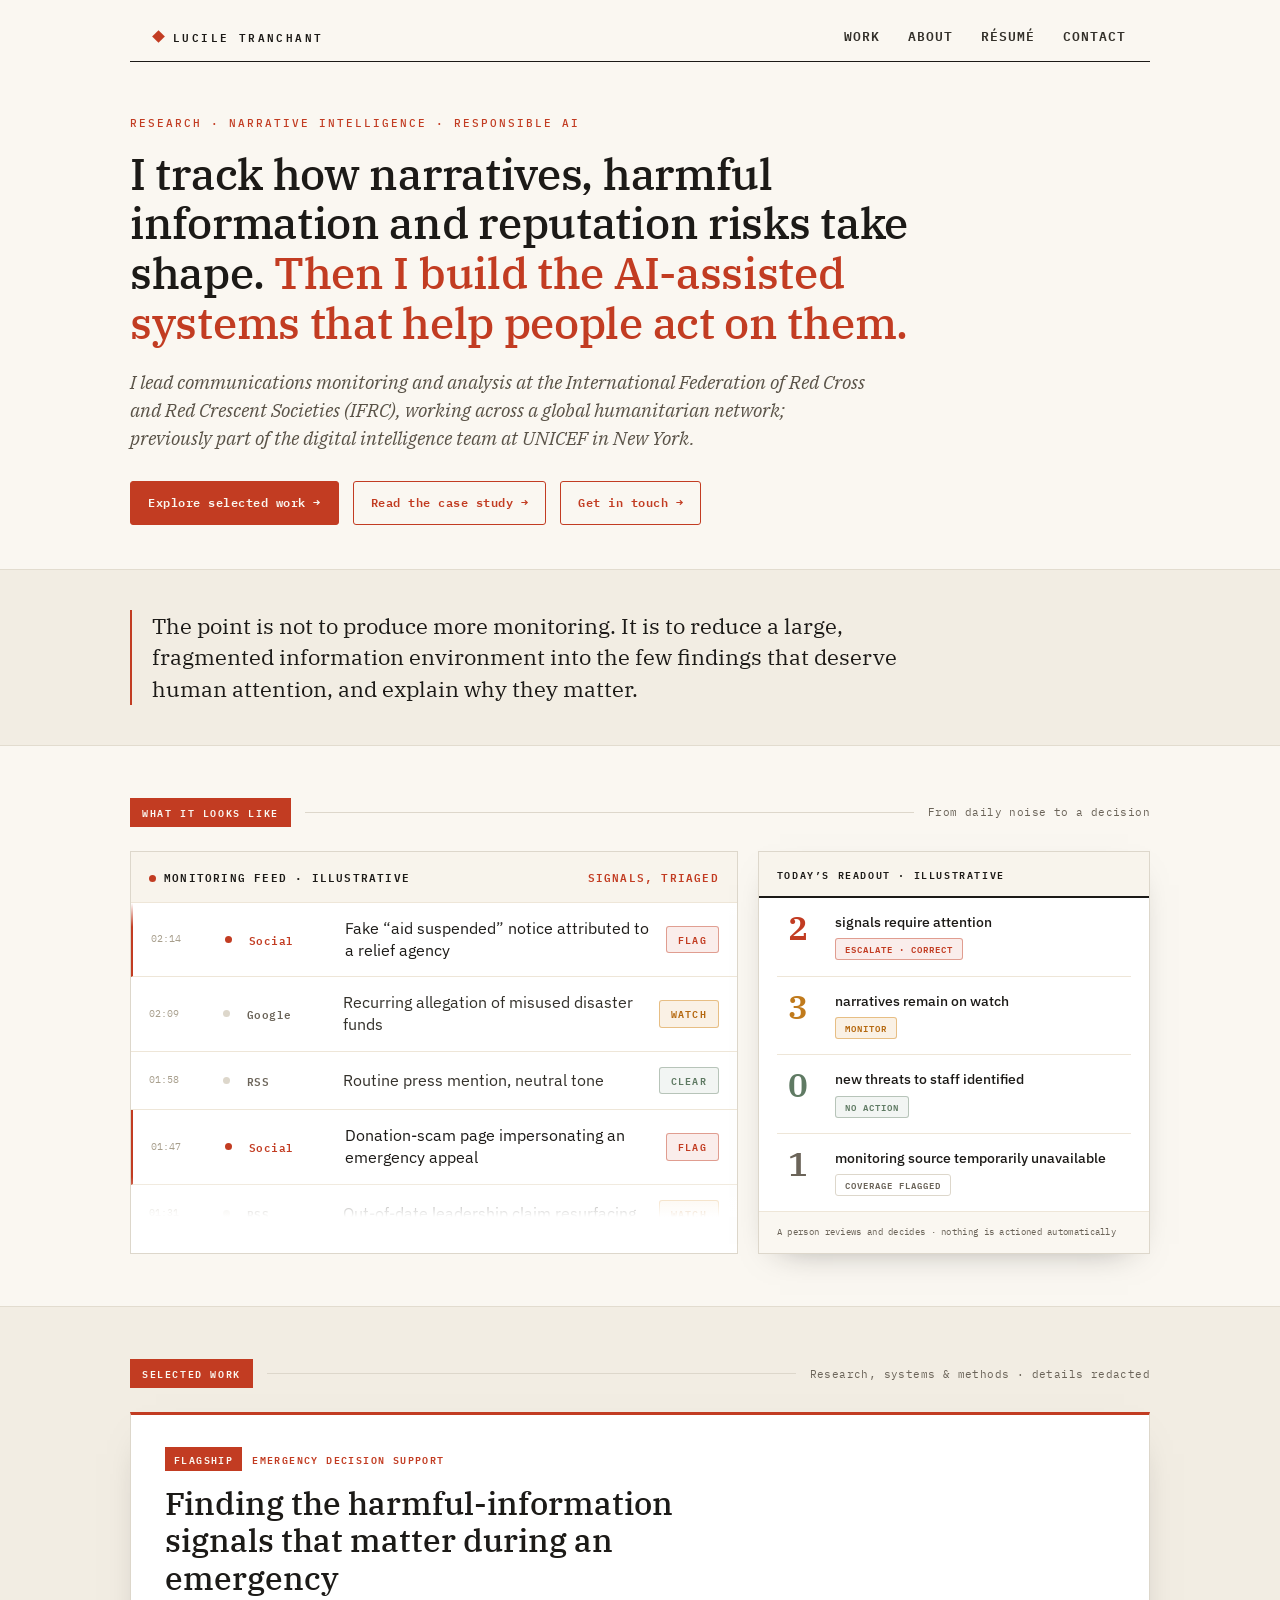
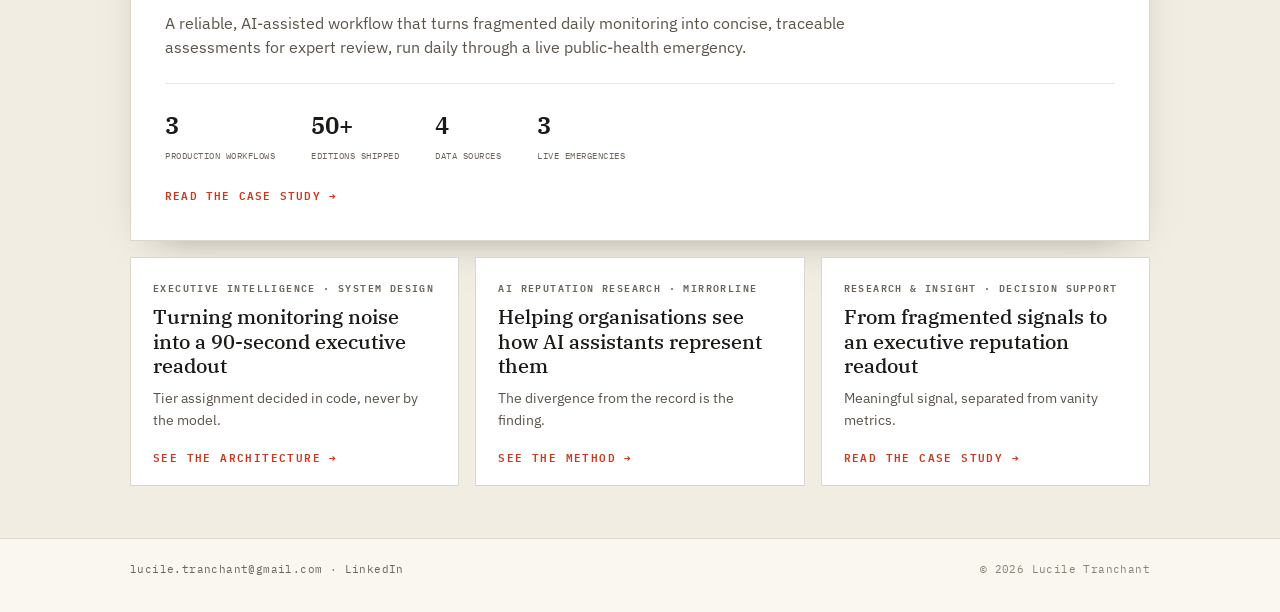
<file: index.html>
<!DOCTYPE html>
<html lang="en">
<head>
<meta charset="utf-8">
<meta name="viewport" content="width=device-width, initial-scale=1">
<title>Lucile Tranchant, Research, Narrative Intelligence & Responsible AI</title>
<meta name="description" content="Research, narrative intelligence and responsible AI: real-time social and media analysis, executive insights, harmful-information research, and the AI-assisted workflows behind them.">
<meta property="og:type" content="website">
<meta property="og:site_name" content="Lucile Tranchant">
<meta property="og:title" content="Lucile Tranchant, Research, Narrative Intelligence & Responsible AI">
<meta property="og:description" content="Research, narrative intelligence and responsible AI: real-time social and media analysis, executive insights, harmful-information research, and the AI-assisted workflows behind them.">
<meta property="og:url" content="https://luciletranchant.com/">
<meta property="og:image" content="https://luciletranchant.com/assets/og.png">
<meta property="og:image:width" content="1200">
<meta property="og:image:height" content="630">
<meta name="twitter:card" content="summary_large_image">
<meta name="twitter:title" content="Lucile Tranchant, Research, Narrative Intelligence & Responsible AI">
<meta name="twitter:description" content="Research, narrative intelligence and responsible AI: real-time social and media analysis, executive insights, harmful-information research, and the AI-assisted workflows behind them.">
<meta name="twitter:image" content="https://luciletranchant.com/assets/og.png">
<link rel="icon" href="data:image/svg+xml,%3Csvg xmlns='http://www.w3.org/2000/svg' viewBox='0 0 16 16'%3E%3Crect x='4' y='4' width='8' height='8' fill='%23c23c22' transform='rotate(45 8 8)'/%3E%3C/svg%3E">
<link rel="preconnect" href="https://fonts.googleapis.com">
<link rel="preconnect" href="https://fonts.gstatic.com" crossorigin>
<link href="https://fonts.googleapis.com/css2?family=IBM+Plex+Serif:ital,wght@0,400;0,500;0,600;1,400&family=IBM+Plex+Sans:wght@400;500;600&family=IBM+Plex+Mono:wght@400;500;600&display=swap" rel="stylesheet">
<style>
body{margin:0;background:#faf7f1;color:#1c1a17;font-family:'IBM Plex Sans',system-ui,sans-serif;font-size:16px;line-height:1.65;}
a{color:#c23c22;text-decoration:none}a:hover{color:#8f2a15}
@keyframes lpulse{0%,100%{opacity:1}50%{opacity:.25}}
@keyframes lscan{0%{top:-4px;opacity:0}8%{opacity:.85}92%{opacity:.85}100%{top:100%;opacity:0}}
@keyframes feedmarq{from{transform:translateY(0)}to{transform:translateY(-50%)}}
</style>
</head>
<body>
<div style="max-width:1020px;margin:0 auto;">
  <header style="border-bottom:1.5px solid #1c1a17;padding:26px 24px 14px;display:flex;justify-content:space-between;align-items:center;gap:18px;flex-wrap:wrap;"><a href="/" style="display:flex;align-items:center;gap:10px;color:#1c1a17;"><span style="width:9px;height:9px;background:#c23c22;transform:rotate(45deg);display:inline-block;"></span><span style="font-family:'IBM Plex Mono',monospace;font-size:11px;font-weight:600;letter-spacing:2.4px;text-transform:uppercase;">Lucile Tranchant</span></a><nav style="display:flex;gap:28px;font-family:'IBM Plex Mono',monospace;font-size:13px;font-weight:600;letter-spacing:1px;text-transform:uppercase;color:#33302a;"><a href="/#work" style="color:#33302a;">Work</a><a href="/about/" style="color:#33302a;">About</a><a href="/resume.pdf" target="_blank" rel="noopener" style="color:#33302a;">R&eacute;sum&eacute;</a><a href="/contact/" style="color:#33302a;">Contact</a></nav></header>
</div>

<section style="padding:52px 0 44px;"><div style="max-width:1020px;margin:0 auto;padding:0 24px;">
  <p style="font-family:'IBM Plex Mono',monospace;font-size:11px;font-weight:500;letter-spacing:2px;text-transform:uppercase;color:#c23c22;margin:0;">Research &middot; Narrative Intelligence &middot; Responsible AI</p>
  <h1 style="font-family:'IBM Plex Serif',serif;font-weight:500;font-size:clamp(30px,5vw,44px);line-height:1.13;letter-spacing:-.3px;margin:16px 0 0;max-width:18em;">I track how narratives, harmful information and reputation risks take shape. <span style="color:#c23c22;">Then I build the AI-assisted systems that help people act on them.</span></h1>
  <p style="font-family:'IBM Plex Serif',serif;font-style:italic;font-size:18.5px;line-height:1.5;color:#5a5348;margin:22px 0 0;max-width:40em;">I lead communications monitoring and analysis at the International Federation of Red Cross and Red Crescent Societies (IFRC), working across a global humanitarian network; previously part of the digital intelligence team at UNICEF in New York.</p>
  <div style="display:flex;flex-wrap:wrap;gap:14px;margin-top:28px;">
    <a href="#work" style="font-family:'IBM Plex Mono',monospace;font-size:12px;font-weight:600;letter-spacing:.5px;color:#faf7f1;background:#c23c22;border:1px solid #c23c22;border-radius:3px;padding:11px 17px;">Explore selected work &rarr;</a>
    <a href="/work/harmful-information/" style="font-family:'IBM Plex Mono',monospace;font-size:12px;font-weight:600;letter-spacing:.5px;color:#c23c22;border:1px solid #c23c22;border-radius:3px;padding:11px 17px;">Read the case study &rarr;</a>
    <a href="mailto:lucile.tranchant@gmail.com" style="font-family:'IBM Plex Mono',monospace;font-size:12px;font-weight:600;letter-spacing:.5px;color:#c23c22;border:1px solid #c23c22;border-radius:3px;padding:11px 17px;">Get in touch &rarr;</a>
  </div>
</div></section>

<section style="background:#f2ede3;border-top:1px solid #e2dccf;border-bottom:1px solid #e2dccf;padding:40px 0;"><div style="max-width:1020px;margin:0 auto;padding:0 24px;">
  <p style="font-family:'IBM Plex Serif',serif;font-size:22px;line-height:1.45;color:#1c1a17;margin:0;max-width:34em;border-left:2.5px solid #c23c22;padding-left:20px;text-wrap:pretty;">The point is not to produce more monitoring. It is to reduce a large, fragmented information environment into the few findings that deserve human attention, and explain why they matter.</p>
</div></section>

<section style="padding:52px 0;"><div style="max-width:1020px;margin:0 auto;padding:0 24px;">
  <div style="display:flex;align-items:center;gap:14px;">
    <span style="background:#c23c22;color:#faf7f1;font-family:'IBM Plex Mono',monospace;font-size:10px;font-weight:600;letter-spacing:1.6px;text-transform:uppercase;padding:6px 12px;">What it looks like</span>
    <span style="height:1px;flex:1;background:#ddd7cb;"></span>
    <span style="font-family:'IBM Plex Mono',monospace;font-size:11px;letter-spacing:.4px;color:#6b6459;">From daily noise to a decision</span>
  </div>
  <div style="display:grid;grid-template-columns:1.55fr 1fr;gap:20px;margin-top:24px;align-items:stretch;">
    <div style="border:1px solid #ddd7cb;background:#fff;">
      <div style="display:flex;justify-content:space-between;align-items:baseline;gap:12px;flex-wrap:wrap;padding:16px 18px;border-bottom:1px solid #eee6d8;background:#f8f4ec;"><span style="font-family:'IBM Plex Mono',monospace;font-size:11px;font-weight:600;letter-spacing:1.2px;text-transform:uppercase;color:#1c1a17;"><span style="display:inline-block;width:7px;height:7px;border-radius:50%;background:#c23c22;margin-right:8px;animation:lpulse 1.6s ease-in-out infinite;"></span>Monitoring feed &middot; illustrative</span><span style="font-family:'IBM Plex Mono',monospace;font-size:11px;font-weight:600;letter-spacing:1.2px;text-transform:uppercase;color:#c23c22;">Signals, triaged</span></div>
      <div style="position:relative;overflow:hidden;height:314px;">
        <div style="position:absolute;left:0;right:0;top:-4px;height:2px;background:linear-gradient(90deg,transparent,rgba(194,60,34,.55),transparent);animation:lscan 6s linear infinite;pointer-events:none;z-index:6;"></div>
        <div style="position:absolute;left:0;right:0;top:0;display:flex;flex-direction:column;animation:feedmarq 30s linear infinite;">
        <div style="display:grid;grid-template-columns:56px 14px 82px 1fr auto;gap:14px;align-items:center;padding:15px 18px;border-bottom:1px solid #eee6d8;border-left:2px solid #c23c22;"><span style="font-family:'IBM Plex Mono',monospace;font-size:10px;color:#a89f8d;">02:14</span><span style="width:7px;height:7px;border-radius:50%;background:#c23c22;justify-self:center;animation:lpulse 1.4s ease-in-out infinite;"></span><span style="font-family:'IBM Plex Mono',monospace;font-size:10.5px;font-weight:600;letter-spacing:.4px;color:#c23c22;">Social</span><span style="font-size:15.5px;line-height:1.4;color:#1c1a17;">Fake &ldquo;aid suspended&rdquo; notice attributed to a relief agency</span><span style="font-family:'IBM Plex Mono',monospace;font-size:9.5px;font-weight:600;letter-spacing:1.2px;text-transform:uppercase;padding:5px 11px;border-radius:3px;color:#c23c22;border:1px solid rgba(194,60,34,.45);background:rgba(194,60,34,.09);">flag</span></div>
        <div style="display:grid;grid-template-columns:56px 14px 82px 1fr auto;gap:14px;align-items:center;padding:15px 18px;border-bottom:1px solid #eee6d8;"><span style="font-family:'IBM Plex Mono',monospace;font-size:10px;color:#a89f8d;">02:09</span><span style="width:7px;height:7px;border-radius:50%;background:#ddd7cb;justify-self:center;"></span><span style="font-family:'IBM Plex Mono',monospace;font-size:10.5px;font-weight:600;letter-spacing:.4px;color:#6b6459;">Google</span><span style="font-size:15.5px;line-height:1.4;color:#33302a;">Recurring allegation of misused disaster funds</span><span style="font-family:'IBM Plex Mono',monospace;font-size:9.5px;font-weight:600;letter-spacing:1.2px;text-transform:uppercase;padding:5px 11px;border-radius:3px;color:#b5680f;border:1px solid rgba(216,148,54,.55);background:rgba(216,148,54,.13);">watch</span></div>
        <div style="display:grid;grid-template-columns:56px 14px 82px 1fr auto;gap:14px;align-items:center;padding:15px 18px;border-bottom:1px solid #eee6d8;"><span style="font-family:'IBM Plex Mono',monospace;font-size:10px;color:#a89f8d;">01:58</span><span style="width:7px;height:7px;border-radius:50%;background:#ddd7cb;justify-self:center;"></span><span style="font-family:'IBM Plex Mono',monospace;font-size:10.5px;font-weight:600;letter-spacing:.4px;color:#6b6459;">RSS</span><span style="font-size:15.5px;line-height:1.4;color:#33302a;">Routine press mention, neutral tone</span><span style="font-family:'IBM Plex Mono',monospace;font-size:9.5px;font-weight:600;letter-spacing:1.2px;text-transform:uppercase;padding:5px 11px;border-radius:3px;color:#5f7a63;border:1px solid rgba(95,122,99,.4);background:rgba(95,122,99,.08);">clear</span></div>
        <div style="display:grid;grid-template-columns:56px 14px 82px 1fr auto;gap:14px;align-items:center;padding:15px 18px;border-bottom:1px solid #eee6d8;border-left:2px solid #c23c22;"><span style="font-family:'IBM Plex Mono',monospace;font-size:10px;color:#a89f8d;">01:47</span><span style="width:7px;height:7px;border-radius:50%;background:#c23c22;justify-self:center;animation:lpulse 1.4s ease-in-out infinite;"></span><span style="font-family:'IBM Plex Mono',monospace;font-size:10.5px;font-weight:600;letter-spacing:.4px;color:#c23c22;">Social</span><span style="font-size:15.5px;line-height:1.4;color:#1c1a17;">Donation-scam page impersonating an emergency appeal</span><span style="font-family:'IBM Plex Mono',monospace;font-size:9.5px;font-weight:600;letter-spacing:1.2px;text-transform:uppercase;padding:5px 11px;border-radius:3px;color:#c23c22;border:1px solid rgba(194,60,34,.45);background:rgba(194,60,34,.09);">flag</span></div>
        <div style="display:grid;grid-template-columns:56px 14px 82px 1fr auto;gap:14px;align-items:center;padding:15px 18px;border-bottom:1px solid #eee6d8;"><span style="font-family:'IBM Plex Mono',monospace;font-size:10px;color:#a89f8d;">01:31</span><span style="width:7px;height:7px;border-radius:50%;background:#ddd7cb;justify-self:center;"></span><span style="font-family:'IBM Plex Mono',monospace;font-size:10.5px;font-weight:600;letter-spacing:.4px;color:#6b6459;">RSS</span><span style="font-size:15.5px;line-height:1.4;color:#33302a;">Out-of-date leadership claim resurfacing</span><span style="font-family:'IBM Plex Mono',monospace;font-size:9.5px;font-weight:600;letter-spacing:1.2px;text-transform:uppercase;padding:5px 11px;border-radius:3px;color:#b5680f;border:1px solid rgba(216,148,54,.55);background:rgba(216,148,54,.13);">watch</span></div>
        <div style="display:grid;grid-template-columns:56px 14px 82px 1fr auto;gap:14px;align-items:center;padding:15px 18px;border-bottom:1px solid #eee6d8;border-left:2px solid #c23c22;"><span style="font-family:'IBM Plex Mono',monospace;font-size:10px;color:#a89f8d;">00:52</span><span style="width:7px;height:7px;border-radius:50%;background:#c23c22;justify-self:center;animation:lpulse 1.4s ease-in-out infinite;"></span><span style="font-family:'IBM Plex Mono',monospace;font-size:10.5px;font-weight:600;letter-spacing:.4px;color:#c23c22;">AI</span><span style="font-size:15.5px;line-height:1.4;color:#1c1a17;">Health rumour discouraging outbreak vaccination</span><span style="font-family:'IBM Plex Mono',monospace;font-size:9.5px;font-weight:600;letter-spacing:1.2px;text-transform:uppercase;padding:5px 11px;border-radius:3px;color:#c23c22;border:1px solid rgba(194,60,34,.45);background:rgba(194,60,34,.09);">flag</span></div>
        <div style="display:grid;grid-template-columns:56px 14px 82px 1fr auto;gap:14px;align-items:center;padding:15px 18px;border-bottom:1px solid #eee6d8;border-left:2px solid #c23c22;"><span style="font-family:'IBM Plex Mono',monospace;font-size:10px;color:#a89f8d;">00:38</span><span style="width:7px;height:7px;border-radius:50%;background:#c23c22;justify-self:center;animation:lpulse 1.4s ease-in-out infinite;"></span><span style="font-family:'IBM Plex Mono',monospace;font-size:10.5px;font-weight:600;letter-spacing:.4px;color:#c23c22;">Social</span><span style="font-size:15.5px;line-height:1.4;color:#1c1a17;">Local-language post naming and targeting field staff</span><span style="font-family:'IBM Plex Mono',monospace;font-size:9.5px;font-weight:600;letter-spacing:1.2px;text-transform:uppercase;padding:5px 11px;border-radius:3px;color:#c23c22;border:1px solid rgba(194,60,34,.45);background:rgba(194,60,34,.09);">flag</span></div>
        <div style="display:grid;grid-template-columns:56px 14px 82px 1fr auto;gap:14px;align-items:center;padding:15px 18px;border-bottom:1px solid #eee6d8;border-left:2px solid #c23c22;"><span style="font-family:'IBM Plex Mono',monospace;font-size:10px;color:#a89f8d;">02:14</span><span style="width:7px;height:7px;border-radius:50%;background:#c23c22;justify-self:center;animation:lpulse 1.4s ease-in-out infinite;"></span><span style="font-family:'IBM Plex Mono',monospace;font-size:10.5px;font-weight:600;letter-spacing:.4px;color:#c23c22;">Social</span><span style="font-size:15.5px;line-height:1.4;color:#1c1a17;">Fake &ldquo;aid suspended&rdquo; notice attributed to a relief agency</span><span style="font-family:'IBM Plex Mono',monospace;font-size:9.5px;font-weight:600;letter-spacing:1.2px;text-transform:uppercase;padding:5px 11px;border-radius:3px;color:#c23c22;border:1px solid rgba(194,60,34,.45);background:rgba(194,60,34,.09);">flag</span></div>
        <div style="display:grid;grid-template-columns:56px 14px 82px 1fr auto;gap:14px;align-items:center;padding:15px 18px;border-bottom:1px solid #eee6d8;"><span style="font-family:'IBM Plex Mono',monospace;font-size:10px;color:#a89f8d;">02:09</span><span style="width:7px;height:7px;border-radius:50%;background:#ddd7cb;justify-self:center;"></span><span style="font-family:'IBM Plex Mono',monospace;font-size:10.5px;font-weight:600;letter-spacing:.4px;color:#6b6459;">Google</span><span style="font-size:15.5px;line-height:1.4;color:#33302a;">Recurring allegation of misused disaster funds</span><span style="font-family:'IBM Plex Mono',monospace;font-size:9.5px;font-weight:600;letter-spacing:1.2px;text-transform:uppercase;padding:5px 11px;border-radius:3px;color:#b5680f;border:1px solid rgba(216,148,54,.55);background:rgba(216,148,54,.13);">watch</span></div>
        <div style="display:grid;grid-template-columns:56px 14px 82px 1fr auto;gap:14px;align-items:center;padding:15px 18px;border-bottom:1px solid #eee6d8;"><span style="font-family:'IBM Plex Mono',monospace;font-size:10px;color:#a89f8d;">01:58</span><span style="width:7px;height:7px;border-radius:50%;background:#ddd7cb;justify-self:center;"></span><span style="font-family:'IBM Plex Mono',monospace;font-size:10.5px;font-weight:600;letter-spacing:.4px;color:#6b6459;">RSS</span><span style="font-size:15.5px;line-height:1.4;color:#33302a;">Routine press mention, neutral tone</span><span style="font-family:'IBM Plex Mono',monospace;font-size:9.5px;font-weight:600;letter-spacing:1.2px;text-transform:uppercase;padding:5px 11px;border-radius:3px;color:#5f7a63;border:1px solid rgba(95,122,99,.4);background:rgba(95,122,99,.08);">clear</span></div>
        <div style="display:grid;grid-template-columns:56px 14px 82px 1fr auto;gap:14px;align-items:center;padding:15px 18px;border-bottom:1px solid #eee6d8;border-left:2px solid #c23c22;"><span style="font-family:'IBM Plex Mono',monospace;font-size:10px;color:#a89f8d;">01:47</span><span style="width:7px;height:7px;border-radius:50%;background:#c23c22;justify-self:center;animation:lpulse 1.4s ease-in-out infinite;"></span><span style="font-family:'IBM Plex Mono',monospace;font-size:10.5px;font-weight:600;letter-spacing:.4px;color:#c23c22;">Social</span><span style="font-size:15.5px;line-height:1.4;color:#1c1a17;">Donation-scam page impersonating an emergency appeal</span><span style="font-family:'IBM Plex Mono',monospace;font-size:9.5px;font-weight:600;letter-spacing:1.2px;text-transform:uppercase;padding:5px 11px;border-radius:3px;color:#c23c22;border:1px solid rgba(194,60,34,.45);background:rgba(194,60,34,.09);">flag</span></div>
        <div style="display:grid;grid-template-columns:56px 14px 82px 1fr auto;gap:14px;align-items:center;padding:15px 18px;border-bottom:1px solid #eee6d8;"><span style="font-family:'IBM Plex Mono',monospace;font-size:10px;color:#a89f8d;">01:31</span><span style="width:7px;height:7px;border-radius:50%;background:#ddd7cb;justify-self:center;"></span><span style="font-family:'IBM Plex Mono',monospace;font-size:10.5px;font-weight:600;letter-spacing:.4px;color:#6b6459;">RSS</span><span style="font-size:15.5px;line-height:1.4;color:#33302a;">Out-of-date leadership claim resurfacing</span><span style="font-family:'IBM Plex Mono',monospace;font-size:9.5px;font-weight:600;letter-spacing:1.2px;text-transform:uppercase;padding:5px 11px;border-radius:3px;color:#b5680f;border:1px solid rgba(216,148,54,.55);background:rgba(216,148,54,.13);">watch</span></div>
        <div style="display:grid;grid-template-columns:56px 14px 82px 1fr auto;gap:14px;align-items:center;padding:15px 18px;border-bottom:1px solid #eee6d8;border-left:2px solid #c23c22;"><span style="font-family:'IBM Plex Mono',monospace;font-size:10px;color:#a89f8d;">00:52</span><span style="width:7px;height:7px;border-radius:50%;background:#c23c22;justify-self:center;animation:lpulse 1.4s ease-in-out infinite;"></span><span style="font-family:'IBM Plex Mono',monospace;font-size:10.5px;font-weight:600;letter-spacing:.4px;color:#c23c22;">AI</span><span style="font-size:15.5px;line-height:1.4;color:#1c1a17;">Health rumour discouraging outbreak vaccination</span><span style="font-family:'IBM Plex Mono',monospace;font-size:9.5px;font-weight:600;letter-spacing:1.2px;text-transform:uppercase;padding:5px 11px;border-radius:3px;color:#c23c22;border:1px solid rgba(194,60,34,.45);background:rgba(194,60,34,.09);">flag</span></div>
        <div style="display:grid;grid-template-columns:56px 14px 82px 1fr auto;gap:14px;align-items:center;padding:15px 18px;border-bottom:1px solid #eee6d8;border-left:2px solid #c23c22;"><span style="font-family:'IBM Plex Mono',monospace;font-size:10px;color:#a89f8d;">00:38</span><span style="width:7px;height:7px;border-radius:50%;background:#c23c22;justify-self:center;animation:lpulse 1.4s ease-in-out infinite;"></span><span style="font-family:'IBM Plex Mono',monospace;font-size:10.5px;font-weight:600;letter-spacing:.4px;color:#c23c22;">Social</span><span style="font-size:15.5px;line-height:1.4;color:#1c1a17;">Local-language post naming and targeting field staff</span><span style="font-family:'IBM Plex Mono',monospace;font-size:9.5px;font-weight:600;letter-spacing:1.2px;text-transform:uppercase;padding:5px 11px;border-radius:3px;color:#c23c22;border:1px solid rgba(194,60,34,.45);background:rgba(194,60,34,.09);">flag</span></div>
        </div>
        <div style="position:absolute;left:0;right:0;top:0;height:24px;background:linear-gradient(#fff,transparent);pointer-events:none;z-index:5;"></div>
        <div style="position:absolute;left:0;right:0;bottom:0;height:40px;background:linear-gradient(transparent,#fff);pointer-events:none;z-index:5;"></div>
      </div>
    </div>
    <div style="border:1px solid #ddd7cb;background:#fff;box-shadow:0 12px 34px -22px rgba(28,26,23,.5);display:flex;flex-direction:column;">
      <div style="padding:14px 18px;border-bottom:2px solid #1c1a17;background:#f8f4ec;font-family:'IBM Plex Mono',monospace;font-size:10px;font-weight:600;letter-spacing:1.6px;text-transform:uppercase;color:#1c1a17;">Today&rsquo;s readout &middot; illustrative</div>
      <div style="padding:0 18px;flex:1;display:flex;flex-direction:column;justify-content:center;">
        <div style="display:flex;align-items:flex-start;gap:16px;padding:15px 0;border-bottom:1px solid #eee6d8;"><span style="font-family:'IBM Plex Serif',serif;font-size:33px;line-height:.9;font-weight:600;color:#c23c22;flex:0 0 42px;text-align:center;">2</span><span><span style="display:block;font-size:14px;line-height:1.3;color:#1c1a17;font-weight:500;">signals require attention</span><span style="display:inline-block;margin-top:7px;font-family:'IBM Plex Mono',monospace;font-size:8.5px;font-weight:600;letter-spacing:1px;text-transform:uppercase;padding:3px 9px;border-radius:3px;color:#c23c22;border:1px solid rgba(194,60,34,.45);background:rgba(194,60,34,.09);">Escalate &middot; correct</span></span></div>
        <div style="display:flex;align-items:flex-start;gap:16px;padding:15px 0;border-bottom:1px solid #eee6d8;"><span style="font-family:'IBM Plex Serif',serif;font-size:33px;line-height:.9;font-weight:600;color:#c07a1c;flex:0 0 42px;text-align:center;">3</span><span><span style="display:block;font-size:14px;line-height:1.3;color:#1c1a17;font-weight:500;">narratives remain on watch</span><span style="display:inline-block;margin-top:7px;font-family:'IBM Plex Mono',monospace;font-size:8.5px;font-weight:600;letter-spacing:1px;text-transform:uppercase;padding:3px 9px;border-radius:3px;color:#b5680f;border:1px solid rgba(216,148,54,.55);background:rgba(216,148,54,.13);">Monitor</span></span></div>
        <div style="display:flex;align-items:flex-start;gap:16px;padding:15px 0;border-bottom:1px solid #eee6d8;"><span style="font-family:'IBM Plex Serif',serif;font-size:33px;line-height:.9;font-weight:600;color:#5f7a63;flex:0 0 42px;text-align:center;">0</span><span><span style="display:block;font-size:14px;line-height:1.3;color:#1c1a17;font-weight:500;">new threats to staff identified</span><span style="display:inline-block;margin-top:7px;font-family:'IBM Plex Mono',monospace;font-size:8.5px;font-weight:600;letter-spacing:1px;text-transform:uppercase;padding:3px 9px;border-radius:3px;color:#5f7a63;border:1px solid rgba(95,122,99,.4);background:rgba(95,122,99,.08);">No action</span></span></div>
        <div style="display:flex;align-items:flex-start;gap:16px;padding:15px 0;"><span style="font-family:'IBM Plex Serif',serif;font-size:33px;line-height:.9;font-weight:600;color:#6b6459;flex:0 0 42px;text-align:center;">1</span><span><span style="display:block;font-size:14px;line-height:1.3;color:#1c1a17;font-weight:500;">monitoring source temporarily unavailable</span><span style="display:inline-block;margin-top:7px;font-family:'IBM Plex Mono',monospace;font-size:8.5px;font-weight:600;letter-spacing:1px;text-transform:uppercase;padding:3px 9px;border-radius:3px;color:#6b6459;border:1px solid #ddd7cb;">Coverage flagged</span></span></div>
      </div>
      <div style="padding:13px 18px;border-top:1px solid #eee6d8;background:#faf7f1;font-family:'IBM Plex Mono',monospace;font-size:9px;letter-spacing:.3px;color:#6b6459;">A person reviews and decides &middot; nothing is actioned automatically</div>
    </div>
  </div>
</div></section>

<section id="work" style="background:#f2ede3;border-top:1px solid #e2dccf;padding:52px 0;scroll-margin-top:10px;"><div style="max-width:1020px;margin:0 auto;padding:0 24px;">
  <div style="display:flex;align-items:center;gap:14px;">
    <span style="background:#c23c22;color:#faf7f1;font-family:'IBM Plex Mono',monospace;font-size:10px;font-weight:600;letter-spacing:1.6px;text-transform:uppercase;padding:6px 12px;">Selected work</span>
    <span style="height:1px;flex:1;background:#ddd7cb;"></span>
    <span style="font-family:'IBM Plex Mono',monospace;font-size:11px;letter-spacing:.4px;color:#6b6459;">Research, systems &amp; methods &middot; details redacted</span>
  </div>

  <a href="/work/harmful-information/" style="display:block;border:1px solid #ddd7cb;border-top:3px solid #c23c22;background:#fff;padding:32px 34px;margin-top:24px;text-decoration:none;box-shadow:0 16px 40px -26px rgba(28,26,23,.5);">
    <div style="display:flex;align-items:center;gap:10px;flex-wrap:wrap;"><span style="font-family:'IBM Plex Mono',monospace;font-size:10px;font-weight:600;letter-spacing:1.4px;text-transform:uppercase;color:#faf7f1;background:#c23c22;padding:4px 9px;">Flagship</span><span style="font-family:'IBM Plex Mono',monospace;font-size:10px;font-weight:600;letter-spacing:1.4px;text-transform:uppercase;color:#c23c22;">Emergency decision support</span></div>
    <h2 style="font-family:'IBM Plex Serif',serif;font-size:clamp(24px,3.4vw,32px);font-weight:500;line-height:1.16;color:#1c1a17;margin:14px 0 0;max-width:18em;">Finding the harmful-information signals that matter during an emergency</h2>
    <p style="font-size:15.5px;line-height:1.55;color:#5a5348;margin:14px 0 0;max-width:44em;">A reliable, AI-assisted workflow that turns fragmented daily monitoring into concise, traceable assessments for expert review, run daily through a live public-health emergency.</p>
    <div style="display:flex;flex-wrap:wrap;gap:36px;margin:24px 0 0;padding-top:22px;border-top:1px solid #eee6d8;">
      <div><div style="font-family:'IBM Plex Serif',serif;font-size:24px;font-weight:600;color:#1c1a17;">3</div><div style="font-family:'IBM Plex Mono',monospace;font-size:9px;letter-spacing:.5px;text-transform:uppercase;color:#6b6459;margin-top:4px;">production workflows</div></div>
      <div><div style="font-family:'IBM Plex Serif',serif;font-size:24px;font-weight:600;color:#1c1a17;">50+</div><div style="font-family:'IBM Plex Mono',monospace;font-size:9px;letter-spacing:.5px;text-transform:uppercase;color:#6b6459;margin-top:4px;">editions shipped</div></div>
      <div><div style="font-family:'IBM Plex Serif',serif;font-size:24px;font-weight:600;color:#1c1a17;">4</div><div style="font-family:'IBM Plex Mono',monospace;font-size:9px;letter-spacing:.5px;text-transform:uppercase;color:#6b6459;margin-top:4px;">data sources</div></div>
      <div><div style="font-family:'IBM Plex Serif',serif;font-size:24px;font-weight:600;color:#1c1a17;">3</div><div style="font-family:'IBM Plex Mono',monospace;font-size:9px;letter-spacing:.5px;text-transform:uppercase;color:#6b6459;margin-top:4px;">live emergencies</div></div>
    </div>
    <span style="display:inline-block;font-family:'IBM Plex Mono',monospace;font-size:11px;font-weight:600;letter-spacing:1.2px;text-transform:uppercase;color:#c23c22;margin-top:22px;">Read the case study &rarr;</span>
  </a>

  <div style="display:grid;grid-template-columns:repeat(3,1fr);gap:16px;margin-top:16px;">
    <a href="/work/digest-architecture/" style="display:flex;flex-direction:column;border:1px solid #ddd7cb;background:#fff;padding:22px 22px 20px;text-decoration:none;"><div style="font-family:'IBM Plex Mono',monospace;font-size:9.5px;font-weight:600;letter-spacing:1.4px;text-transform:uppercase;color:#6b6459;">Executive intelligence &middot; System design</div><h3 style="font-family:'IBM Plex Serif',serif;font-weight:500;font-size:19.5px;line-height:1.25;color:#1c1a17;margin:10px 0 0;">Turning monitoring noise into a 90-second executive readout</h3><p style="font-size:14px;line-height:1.55;color:#5a5348;margin:10px 0 0;">Tier assignment decided in code, never by the model.</p><span style="font-family:'IBM Plex Mono',monospace;font-size:10.5px;font-weight:600;letter-spacing:1.4px;text-transform:uppercase;color:#c23c22;margin-top:auto;padding-top:16px;">See the architecture &rarr;</span></a>
    <a href="/work/mirrorline/" style="display:flex;flex-direction:column;border:1px solid #ddd7cb;background:#fff;padding:22px 22px 20px;text-decoration:none;"><div style="font-family:'IBM Plex Mono',monospace;font-size:9.5px;font-weight:600;letter-spacing:1.4px;text-transform:uppercase;color:#6b6459;">AI reputation research &middot; Mirrorline</div><h3 style="font-family:'IBM Plex Serif',serif;font-weight:500;font-size:19.5px;line-height:1.25;color:#1c1a17;margin:10px 0 0;">Helping organisations see how AI assistants represent them</h3><p style="font-size:14px;line-height:1.55;color:#5a5348;margin:10px 0 0;">The divergence from the record is the finding.</p><span style="font-family:'IBM Plex Mono',monospace;font-size:10.5px;font-weight:600;letter-spacing:1.4px;text-transform:uppercase;color:#c23c22;margin-top:auto;padding-top:16px;">See the method &rarr;</span></a>
    <a href="/work/reputation-readout/" style="display:flex;flex-direction:column;border:1px solid #ddd7cb;background:#fff;padding:22px 22px 20px;text-decoration:none;"><div style="font-family:'IBM Plex Mono',monospace;font-size:9.5px;font-weight:600;letter-spacing:1.4px;text-transform:uppercase;color:#6b6459;">Research &amp; insight &middot; Decision support</div><h3 style="font-family:'IBM Plex Serif',serif;font-weight:500;font-size:19.5px;line-height:1.25;color:#1c1a17;margin:10px 0 0;">From fragmented signals to an executive reputation readout</h3><p style="font-size:14px;line-height:1.55;color:#5a5348;margin:10px 0 0;">Meaningful signal, separated from vanity metrics.</p><span style="font-family:'IBM Plex Mono',monospace;font-size:10.5px;font-weight:600;letter-spacing:1.4px;text-transform:uppercase;color:#c23c22;margin-top:auto;padding-top:16px;">Read the case study &rarr;</span></a>
  </div>
</div></section>

<footer style="border-top:1px solid #ddd7cb;padding:22px 0 34px;"><div style="max-width:1020px;margin:0 auto;padding:0 24px;display:flex;justify-content:space-between;gap:14px;flex-wrap:wrap;font-family:'IBM Plex Mono',monospace;font-size:10.5px;letter-spacing:.4px;color:#8a8375;"><span><a href="mailto:lucile.tranchant@gmail.com" style="color:#6b6459;">lucile.tranchant@gmail.com</a> &middot; <a href="https://www.linkedin.com/in/luciletranchant" style="color:#6b6459;">LinkedIn</a></span><span>&copy; 2026 Lucile Tranchant</span></div></footer>

</body>
</html>
</file>
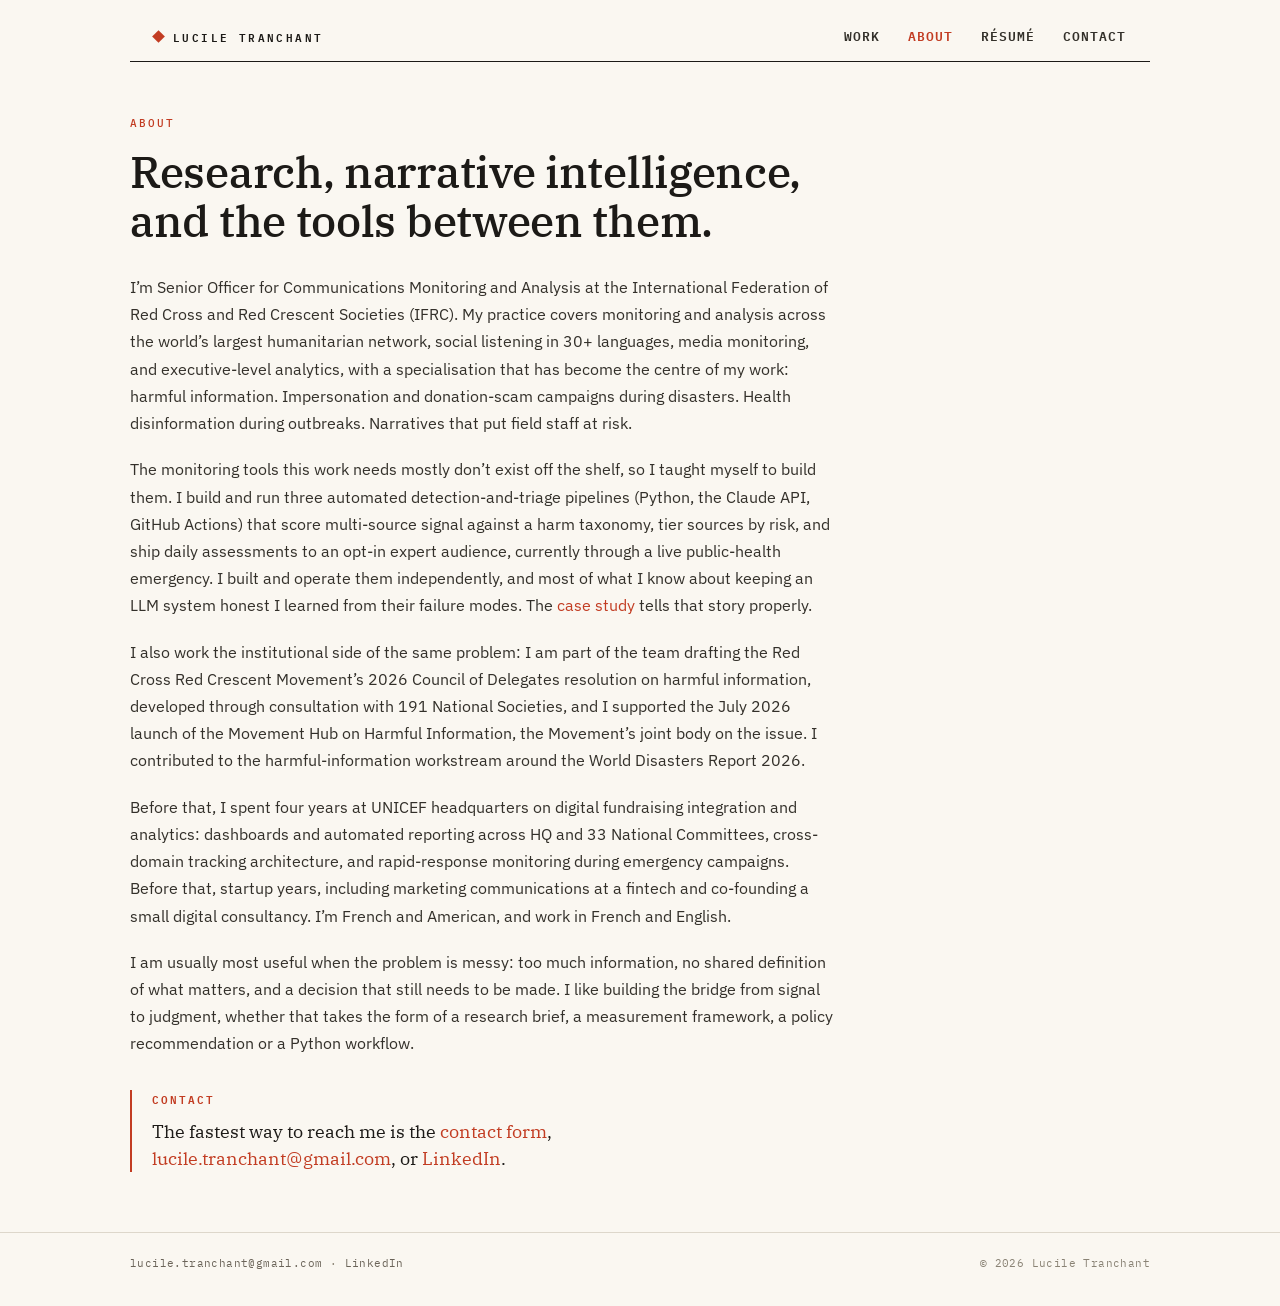
<file: about/index.html>
<!DOCTYPE html>
<html lang="en">
<head>
<meta charset="utf-8">
<meta name="viewport" content="width=device-width, initial-scale=1">
<title>About, Lucile Tranchant</title>
<meta name="description" content="How Lucile Tranchant works: research, narrative intelligence and responsible AI at the IFRC, from signal to judgment.">
<meta property="og:type" content="website">
<meta property="og:site_name" content="Lucile Tranchant">
<meta property="og:title" content="About, Lucile Tranchant">
<meta property="og:description" content="How Lucile Tranchant works: research, narrative intelligence and responsible AI at the IFRC, from signal to judgment.">
<meta property="og:url" content="https://luciletranchant.com/about/">
<meta property="og:image" content="https://luciletranchant.com/assets/og.png">
<meta property="og:image:width" content="1200">
<meta property="og:image:height" content="630">
<meta name="twitter:card" content="summary_large_image">
<meta name="twitter:title" content="About, Lucile Tranchant">
<meta name="twitter:description" content="How Lucile Tranchant works: research, narrative intelligence and responsible AI at the IFRC, from signal to judgment.">
<meta name="twitter:image" content="https://luciletranchant.com/assets/og.png">
<link rel="icon" href="data:image/svg+xml,%3Csvg xmlns='http://www.w3.org/2000/svg' viewBox='0 0 16 16'%3E%3Crect x='4' y='4' width='8' height='8' fill='%23c23c22' transform='rotate(45 8 8)'/%3E%3C/svg%3E">
<link rel="preconnect" href="https://fonts.googleapis.com">
<link rel="preconnect" href="https://fonts.gstatic.com" crossorigin>
<link href="https://fonts.googleapis.com/css2?family=IBM+Plex+Serif:ital,wght@0,400;0,500;0,600;1,400&family=IBM+Plex+Sans:wght@400;500;600&family=IBM+Plex+Mono:wght@400;500;600&display=swap" rel="stylesheet">
<style>
body{margin:0;background:#faf7f1;color:#1c1a17;font-family:'IBM Plex Sans',system-ui,sans-serif;font-size:16px;line-height:1.65}
a{color:#c23c22;text-decoration:none}a:hover{color:#8f2a15}
</style>
</head>
<body>
<div style="max-width:1020px;margin:0 auto;"><header style="border-bottom:1.5px solid #1c1a17;padding:26px 24px 14px;display:flex;justify-content:space-between;align-items:center;gap:18px;flex-wrap:wrap;"><a href="/" style="display:flex;align-items:center;gap:10px;color:#1c1a17;"><span style="width:9px;height:9px;background:#c23c22;transform:rotate(45deg);display:inline-block;"></span><span style="font-family:'IBM Plex Mono',monospace;font-size:11px;font-weight:600;letter-spacing:2.4px;text-transform:uppercase;">Lucile Tranchant</span></a><nav style="display:flex;gap:28px;font-family:'IBM Plex Mono',monospace;font-size:13px;font-weight:600;letter-spacing:1px;text-transform:uppercase;color:#33302a;"><a href="/#work" style="color:#33302a;">Work</a><a href="/about/" style="color:#c23c22;">About</a><a href="/resume.pdf" target="_blank" rel="noopener" style="color:#33302a;">R&eacute;sum&eacute;</a><a href="/contact/" style="color:#33302a;">Contact</a></nav></header></div>
<section style="padding:52px 0 60px;"><div style="max-width:1020px;margin:0 auto;padding:0 24px;">
<p style="font-family:'IBM Plex Mono',monospace;font-size:11px;font-weight:500;letter-spacing:2px;text-transform:uppercase;color:#c23c22;margin:0;">About</p>
<h1 style="font-family:'IBM Plex Serif',serif;font-weight:500;font-size:clamp(30px,5vw,44px);line-height:1.13;letter-spacing:-.3px;margin:14px 0 0;max-width:16em;">Research, narrative intelligence, and the tools between them.</h1>
<div style="margin-top:28px;max-width:44em;">
<p style="font-size:16px;line-height:1.7;margin:0 0 1.2em;color:#33302a;">I&rsquo;m Senior Officer for Communications Monitoring and Analysis at the International Federation of Red Cross and Red Crescent Societies (IFRC). My practice covers monitoring and analysis across the world&rsquo;s largest humanitarian network, social listening in 30+ languages, media monitoring, and executive-level analytics, with a specialisation that has become the centre of my work: harmful information. Impersonation and donation-scam campaigns during disasters. Health disinformation during outbreaks. Narratives that put field staff at risk.</p>
<p style="font-size:16px;line-height:1.7;margin:0 0 1.2em;color:#33302a;">The monitoring tools this work needs mostly don&rsquo;t exist off the shelf, so I taught myself to build them. I build and run three automated detection-and-triage pipelines (Python, the Claude API, GitHub Actions) that score multi-source signal against a harm taxonomy, tier sources by risk, and ship daily assessments to an opt-in expert audience, currently through a live public-health emergency. I built and operate them independently, and most of what I know about keeping an LLM system honest I learned from their failure modes. The <a href="/work/harmful-information/">case study</a> tells that story properly.</p>
<p style="font-size:16px;line-height:1.7;margin:0 0 1.2em;color:#33302a;">I also work the institutional side of the same problem: I am part of the team drafting the Red Cross Red Crescent Movement&rsquo;s 2026 Council of Delegates resolution on harmful information, developed through consultation with 191 National Societies, and I supported the July 2026 launch of the Movement Hub on Harmful Information, the Movement&rsquo;s joint body on the issue. I contributed to the harmful-information workstream around the World Disasters Report 2026.</p>
<p style="font-size:16px;line-height:1.7;margin:0 0 1.2em;color:#33302a;">Before that, I spent four years at UNICEF headquarters on digital fundraising integration and analytics: dashboards and automated reporting across HQ and 33 National Committees, cross-domain tracking architecture, and rapid-response monitoring during emergency campaigns. Before that, startup years, including marketing communications at a fintech and co-founding a small digital consultancy. I&rsquo;m French and American, and work in French and English.</p>
<p style="font-size:16px;line-height:1.7;margin:0;color:#33302a;">I am usually most useful when the problem is messy: too much information, no shared definition of what matters, and a decision that still needs to be made. I like building the bridge from signal to judgment, whether that takes the form of a research brief, a measurement framework, a policy recommendation or a Python workflow.</p>
</div>
<div style="border-left:2.5px solid #c23c22;padding-left:20px;margin-top:32px;max-width:40em;"><span style="font-family:'IBM Plex Mono',monospace;font-size:11px;font-weight:600;letter-spacing:2px;text-transform:uppercase;color:#c23c22;display:block;margin-bottom:10px;">Contact</span><p style="font-family:'IBM Plex Serif',serif;font-size:18px;line-height:1.5;margin:0;">The fastest way to reach me is the <a href="/contact/">contact form</a>, <a href="mailto:lucile.tranchant@gmail.com">lucile.tranchant@gmail.com</a>, or <a href="https://www.linkedin.com/in/luciletranchant">LinkedIn</a>.</p></div>
</div></section>
<footer style="border-top:1px solid #ddd7cb;padding:22px 0 34px;"><div style="max-width:1020px;margin:0 auto;padding:0 24px;display:flex;justify-content:space-between;gap:14px;flex-wrap:wrap;font-family:'IBM Plex Mono',monospace;font-size:10.5px;letter-spacing:.4px;color:#8a8375;"><span><a href="mailto:lucile.tranchant@gmail.com" style="color:#6b6459;">lucile.tranchant@gmail.com</a> &middot; <a href="https://www.linkedin.com/in/luciletranchant" style="color:#6b6459;">LinkedIn</a></span><span>&copy; 2026 Lucile Tranchant</span></div></footer>
</body>
</html>
</file>
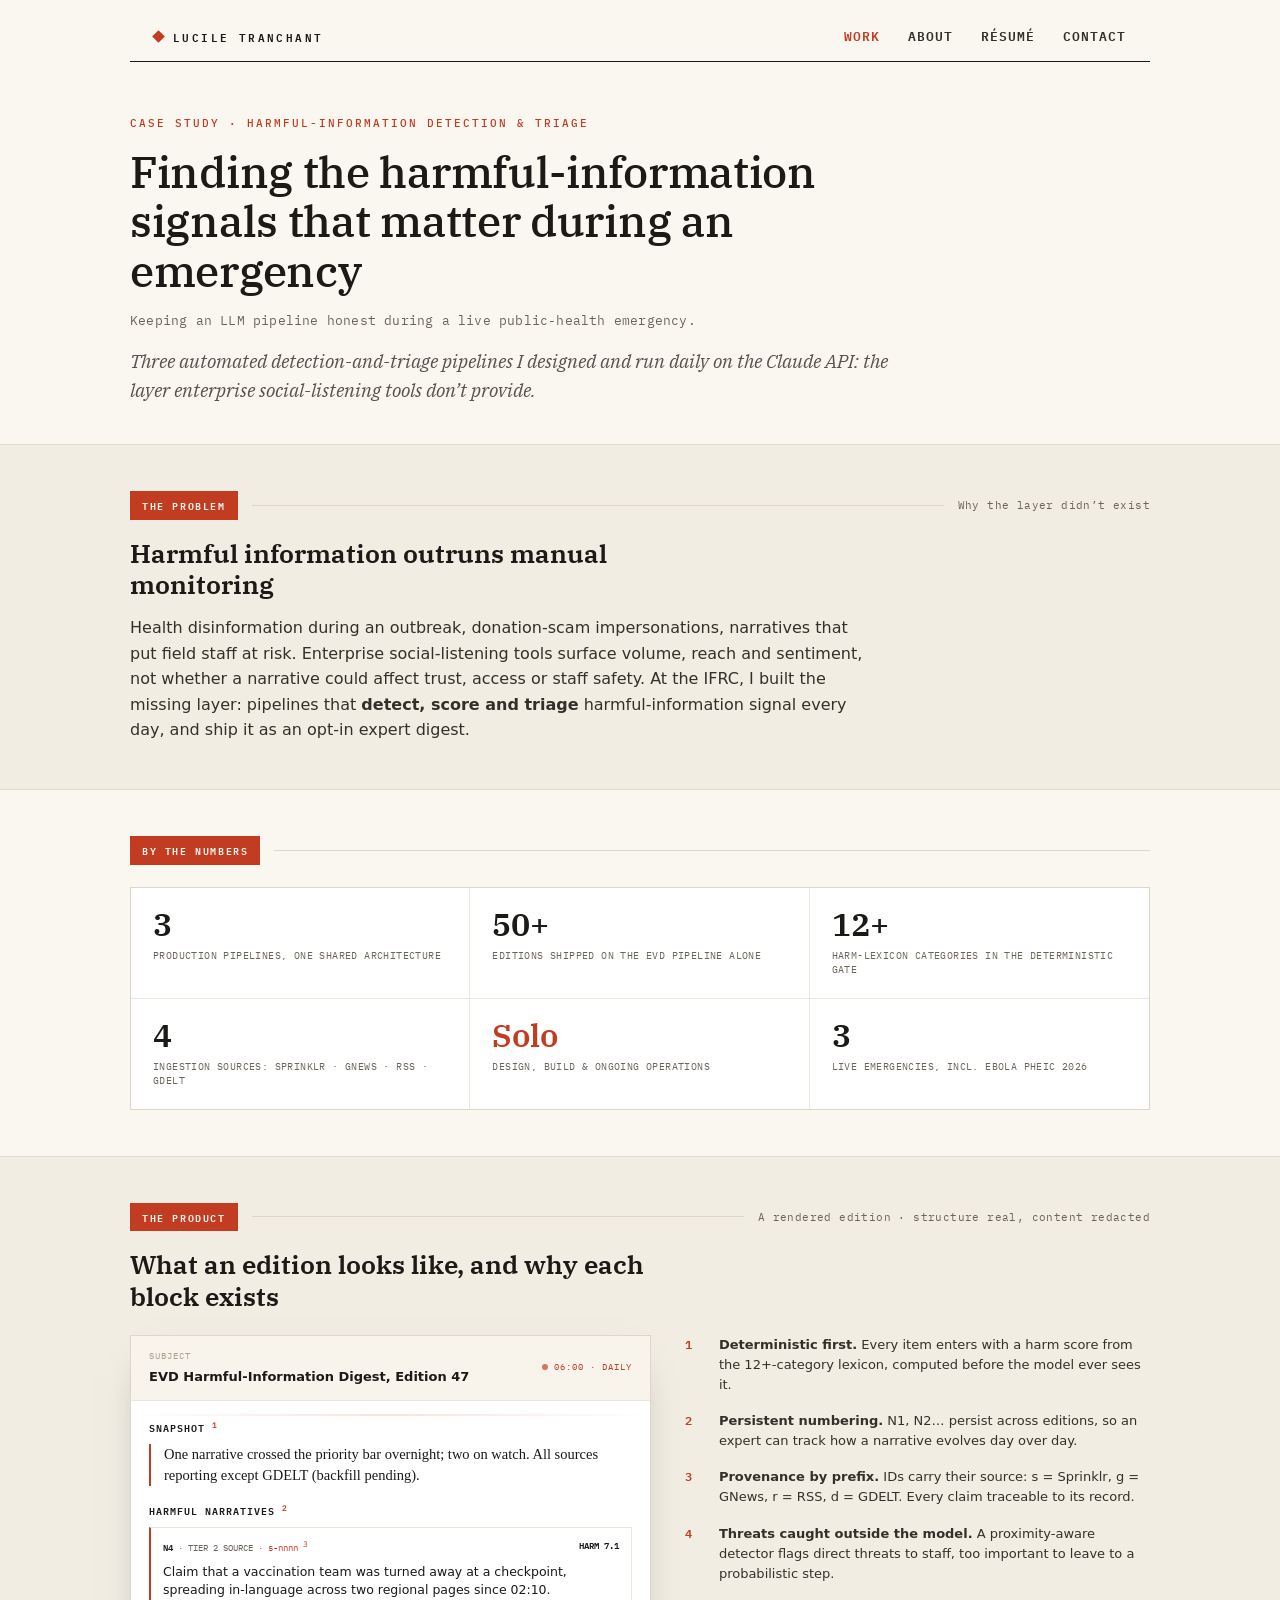
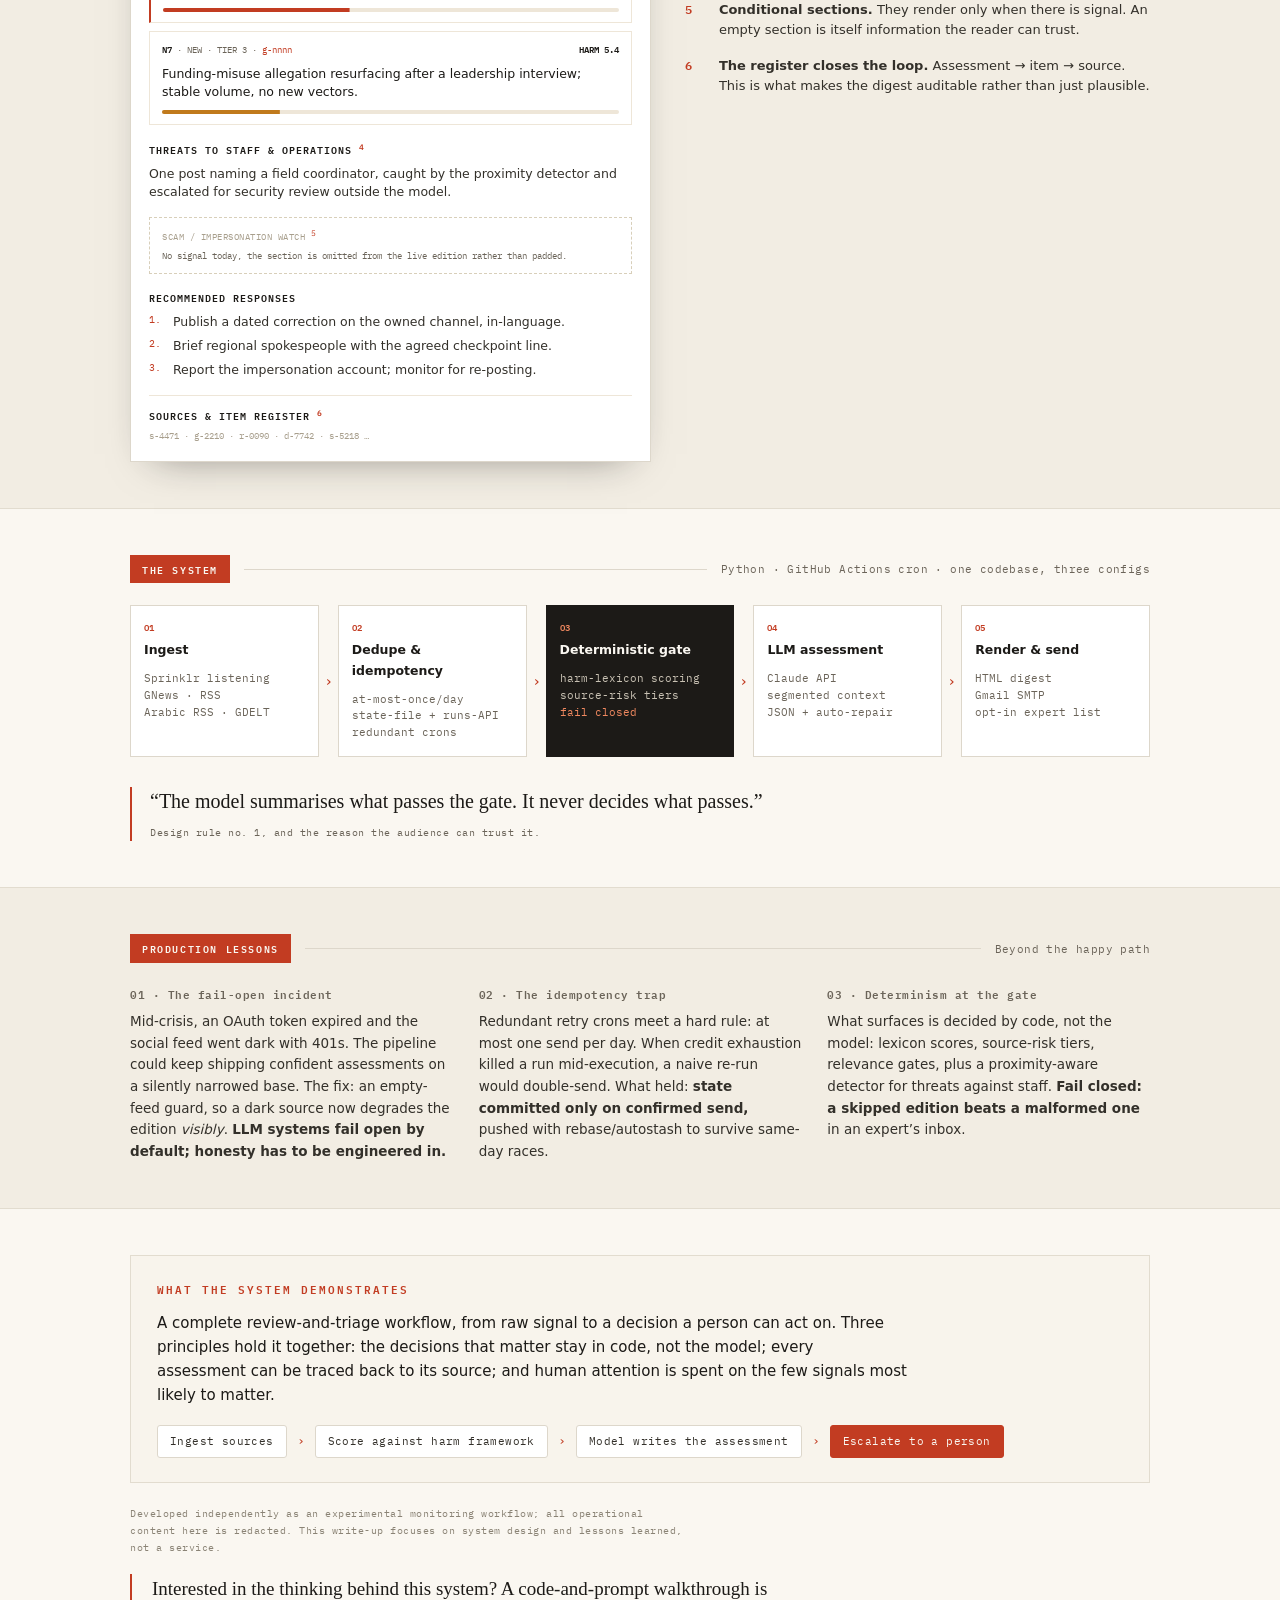
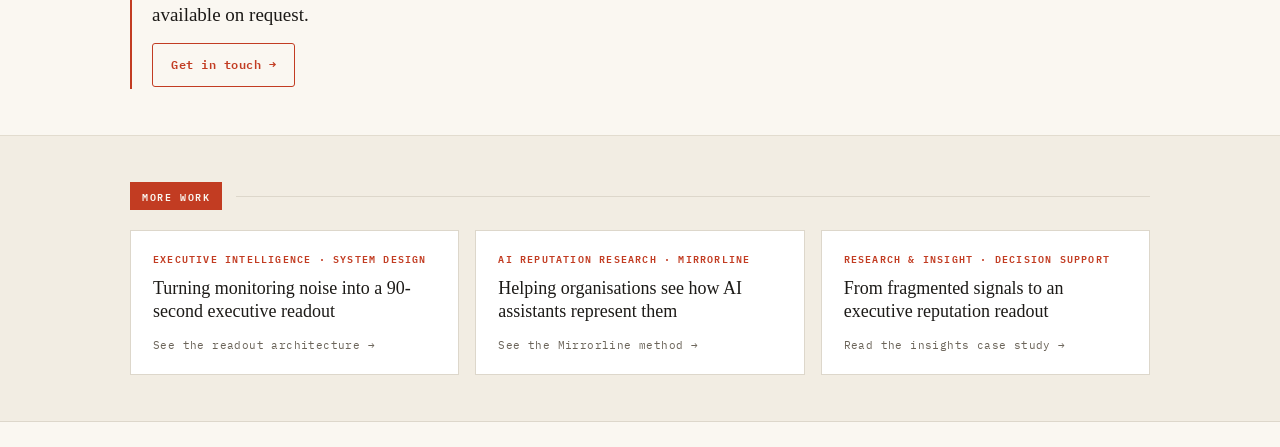
<file: case-study/index.html>
<!DOCTYPE html>
<html lang="en">
<head>
<meta charset="utf-8">
<title>Moved</title>
<meta http-equiv="refresh" content="0; url=/work/harmful-information/">
<link rel="canonical" href="/work/harmful-information/">
</head>
<body style="font-family:sans-serif;padding:40px;">
<p>This case study has moved to <a href="/work/harmful-information/">/work/harmful-information/</a>.</p>
</body>
</html>
</file>
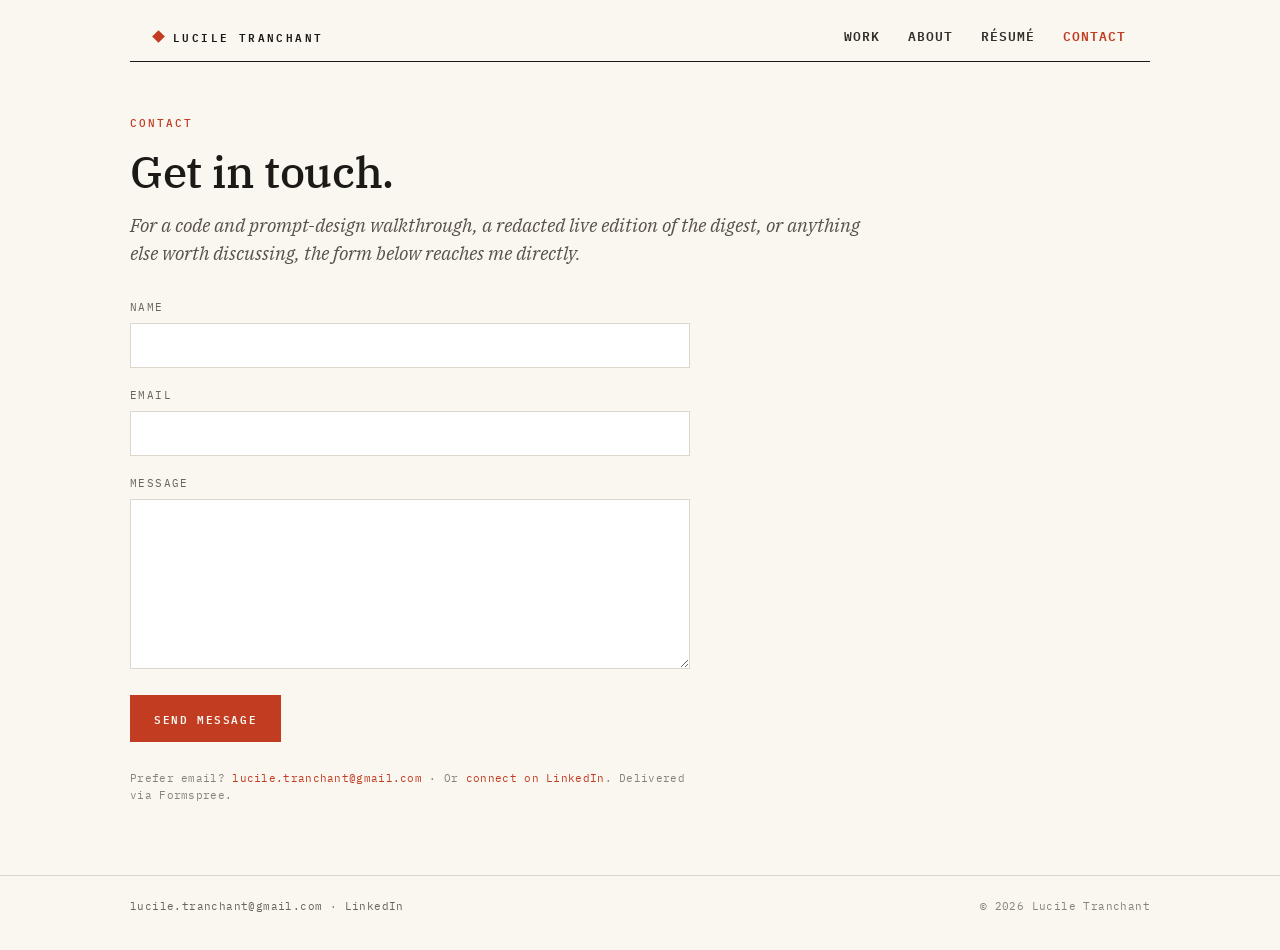
<file: contact/index.html>
<!DOCTYPE html>
<html lang="en">
<head>
<meta charset="utf-8">
<meta name="viewport" content="width=device-width, initial-scale=1">
<title>Contact, Lucile Tranchant</title>
<meta name="description" content="Get in touch about research, reputation, information integrity, responsible AI and applied analytical systems.">
<meta property="og:type" content="website">
<meta property="og:site_name" content="Lucile Tranchant">
<meta property="og:title" content="Contact, Lucile Tranchant">
<meta property="og:description" content="Get in touch about research, reputation, information integrity, responsible AI and applied analytical systems.">
<meta property="og:url" content="https://luciletranchant.com/contact/">
<meta property="og:image" content="https://luciletranchant.com/assets/og.png">
<meta property="og:image:width" content="1200">
<meta property="og:image:height" content="630">
<meta name="twitter:card" content="summary_large_image">
<meta name="twitter:title" content="Contact, Lucile Tranchant">
<meta name="twitter:description" content="Get in touch about research, reputation, information integrity, responsible AI and applied analytical systems.">
<meta name="twitter:image" content="https://luciletranchant.com/assets/og.png">
<link rel="icon" href="data:image/svg+xml,%3Csvg xmlns='http://www.w3.org/2000/svg' viewBox='0 0 16 16'%3E%3Crect x='4' y='4' width='8' height='8' fill='%23c23c22' transform='rotate(45 8 8)'/%3E%3C/svg%3E">
<link rel="preconnect" href="https://fonts.googleapis.com">
<link rel="preconnect" href="https://fonts.gstatic.com" crossorigin>
<link href="https://fonts.googleapis.com/css2?family=IBM+Plex+Serif:ital,wght@0,400;0,500;0,600;1,400&family=IBM+Plex+Sans:wght@400;500;600&family=IBM+Plex+Mono:wght@400;500;600&display=swap" rel="stylesheet">
<style>
body{margin:0;background:#faf7f1;color:#1c1a17;font-family:'IBM Plex Sans',system-ui,sans-serif;font-size:16px;line-height:1.65}
a{color:#c23c22;text-decoration:none}a:hover{color:#8f2a15}
input:focus,textarea:focus{border-color:#c23c22;outline:none}
button.btn:hover{background:#8f2a15}
</style>
</head>
<body>
<div style="max-width:1020px;margin:0 auto;"><header style="border-bottom:1.5px solid #1c1a17;padding:26px 24px 14px;display:flex;justify-content:space-between;align-items:center;gap:18px;flex-wrap:wrap;"><a href="/" style="display:flex;align-items:center;gap:10px;color:#1c1a17;"><span style="width:9px;height:9px;background:#c23c22;transform:rotate(45deg);display:inline-block;"></span><span style="font-family:'IBM Plex Mono',monospace;font-size:11px;font-weight:600;letter-spacing:2.4px;text-transform:uppercase;">Lucile Tranchant</span></a><nav style="display:flex;gap:28px;font-family:'IBM Plex Mono',monospace;font-size:13px;font-weight:600;letter-spacing:1px;text-transform:uppercase;color:#33302a;"><a href="/#work" style="color:#33302a;">Work</a><a href="/about/" style="color:#33302a;">About</a><a href="/resume.pdf" target="_blank" rel="noopener" style="color:#33302a;">R&eacute;sum&eacute;</a><a href="/contact/" style="color:#c23c22;">Contact</a></nav></header></div>
<section style="padding:52px 0 60px;"><div style="max-width:1020px;margin:0 auto;padding:0 24px;">
<p style="font-family:'IBM Plex Mono',monospace;font-size:11px;font-weight:500;letter-spacing:2px;text-transform:uppercase;color:#c23c22;margin:0;">Contact</p>
<h1 style="font-family:'IBM Plex Serif',serif;font-weight:500;font-size:clamp(30px,5vw,44px);line-height:1.13;letter-spacing:-.3px;margin:14px 0 0;">Get in touch.</h1>
<p style="font-family:'IBM Plex Serif',serif;font-style:italic;font-size:18.5px;line-height:1.5;color:#5a5348;margin:16px 0 0;max-width:40em;">For a code and prompt-design walkthrough, a redacted live edition of the digest, or anything else worth discussing, the form below reaches me directly.</p>
<form id="contact-form" action="https://formspree.io/f/xpqvlwwd" method="POST" novalidate style="max-width:560px;margin-top:30px;display:flex;flex-direction:column;gap:18px;">
<div><label for="cf-name" style="display:block;font-family:'IBM Plex Mono',monospace;font-size:11px;letter-spacing:1.4px;text-transform:uppercase;color:#6b6459;margin-bottom:7px;">Name</label><input id="cf-name" name="name" type="text" autocomplete="name" required style="width:100%;background:#fff;border:1px solid #ddd7cb;padding:12px 13px;font-family:'IBM Plex Sans',system-ui,sans-serif;font-size:15px;color:#1c1a17;box-sizing:border-box;"></div>
<div><label for="cf-email" style="display:block;font-family:'IBM Plex Mono',monospace;font-size:11px;letter-spacing:1.4px;text-transform:uppercase;color:#6b6459;margin-bottom:7px;">Email</label><input id="cf-email" name="email" type="email" autocomplete="email" required style="width:100%;background:#fff;border:1px solid #ddd7cb;padding:12px 13px;font-family:'IBM Plex Sans',system-ui,sans-serif;font-size:15px;color:#1c1a17;box-sizing:border-box;"></div>
<div><label for="cf-message" style="display:block;font-family:'IBM Plex Mono',monospace;font-size:11px;letter-spacing:1.4px;text-transform:uppercase;color:#6b6459;margin-bottom:7px;">Message</label><textarea id="cf-message" name="message" required style="width:100%;background:#fff;border:1px solid #ddd7cb;padding:12px 13px;font-family:'IBM Plex Sans',system-ui,sans-serif;font-size:15px;color:#1c1a17;box-sizing:border-box;min-height:170px;resize:vertical;"></textarea></div>
<div style="position:absolute;left:-9999px;height:0;overflow:hidden;" aria-hidden="true"><label for="cf-gotcha">Leave this field empty</label><input id="cf-gotcha" type="text" name="_gotcha" tabindex="-1" autocomplete="off"></div>
<input type="hidden" name="_subject" value="Message via luciletranchant.com">
<button class="btn" type="submit" style="align-self:flex-start;background:#c23c22;color:#faf7f1;border:none;cursor:pointer;font-family:'IBM Plex Mono',monospace;font-size:11px;font-weight:600;letter-spacing:1.6px;text-transform:uppercase;padding:14px 24px;">Send message</button>
<p class="form-status" id="form-status" role="status" aria-live="polite" style="font-family:'IBM Plex Sans',system-ui,sans-serif;font-size:12px;letter-spacing:.4px;display:none;"></p>
<p style="font-family:'IBM Plex Mono',monospace;font-size:10.5px;color:#8a8375;letter-spacing:.3px;">Prefer email? <a href="mailto:lucile.tranchant@gmail.com">lucile.tranchant@gmail.com</a> &middot; Or <a href="https://www.linkedin.com/in/luciletranchant">connect on LinkedIn</a>. Delivered via Formspree.</p>
</form>
</div></section>
<footer style="border-top:1px solid #ddd7cb;padding:22px 0 34px;"><div style="max-width:1020px;margin:0 auto;padding:0 24px;display:flex;justify-content:space-between;gap:14px;flex-wrap:wrap;font-family:'IBM Plex Mono',monospace;font-size:10.5px;letter-spacing:.4px;color:#8a8375;"><span><a href="mailto:lucile.tranchant@gmail.com" style="color:#6b6459;">lucile.tranchant@gmail.com</a> &middot; <a href="https://www.linkedin.com/in/luciletranchant" style="color:#6b6459;">LinkedIn</a></span><span>&copy; 2026 Lucile Tranchant</span></div></footer>
<script>
(function(){var form=document.getElementById("contact-form");var status=document.getElementById("form-status");if(!form)return;function show(cls,msg){status.style.display="block";status.style.color=(cls==="err"?"#c23c22":"#1c1a17");status.textContent=msg;}form.addEventListener("submit",function(e){e.preventDefault();if(form.querySelector('[name="_gotcha"]').value)return;var n=form.querySelector("#cf-name").value.trim(),em=form.querySelector("#cf-email").value.trim(),m=form.querySelector("#cf-message").value.trim();if(!n||!em||!m){show("err","Please fill in all three fields.");return;}var btn=form.querySelector(".btn");btn.disabled=true;btn.textContent="Sending\u2026";fetch(form.action,{method:"POST",body:new FormData(form),headers:{"Accept":"application/json"}}).then(function(res){if(res.ok){form.querySelectorAll("div,button").forEach(function(el){el.style.display="none";});show("ok","Sent, thank you. I read everything that comes through here.");}else{throw new Error("x");}}).catch(function(){btn.disabled=false;btn.textContent="Send message";show("err","Something went wrong, please email me directly at lucile.tranchant@gmail.com.");});});})();
</script>
</body>
</html>
</file>
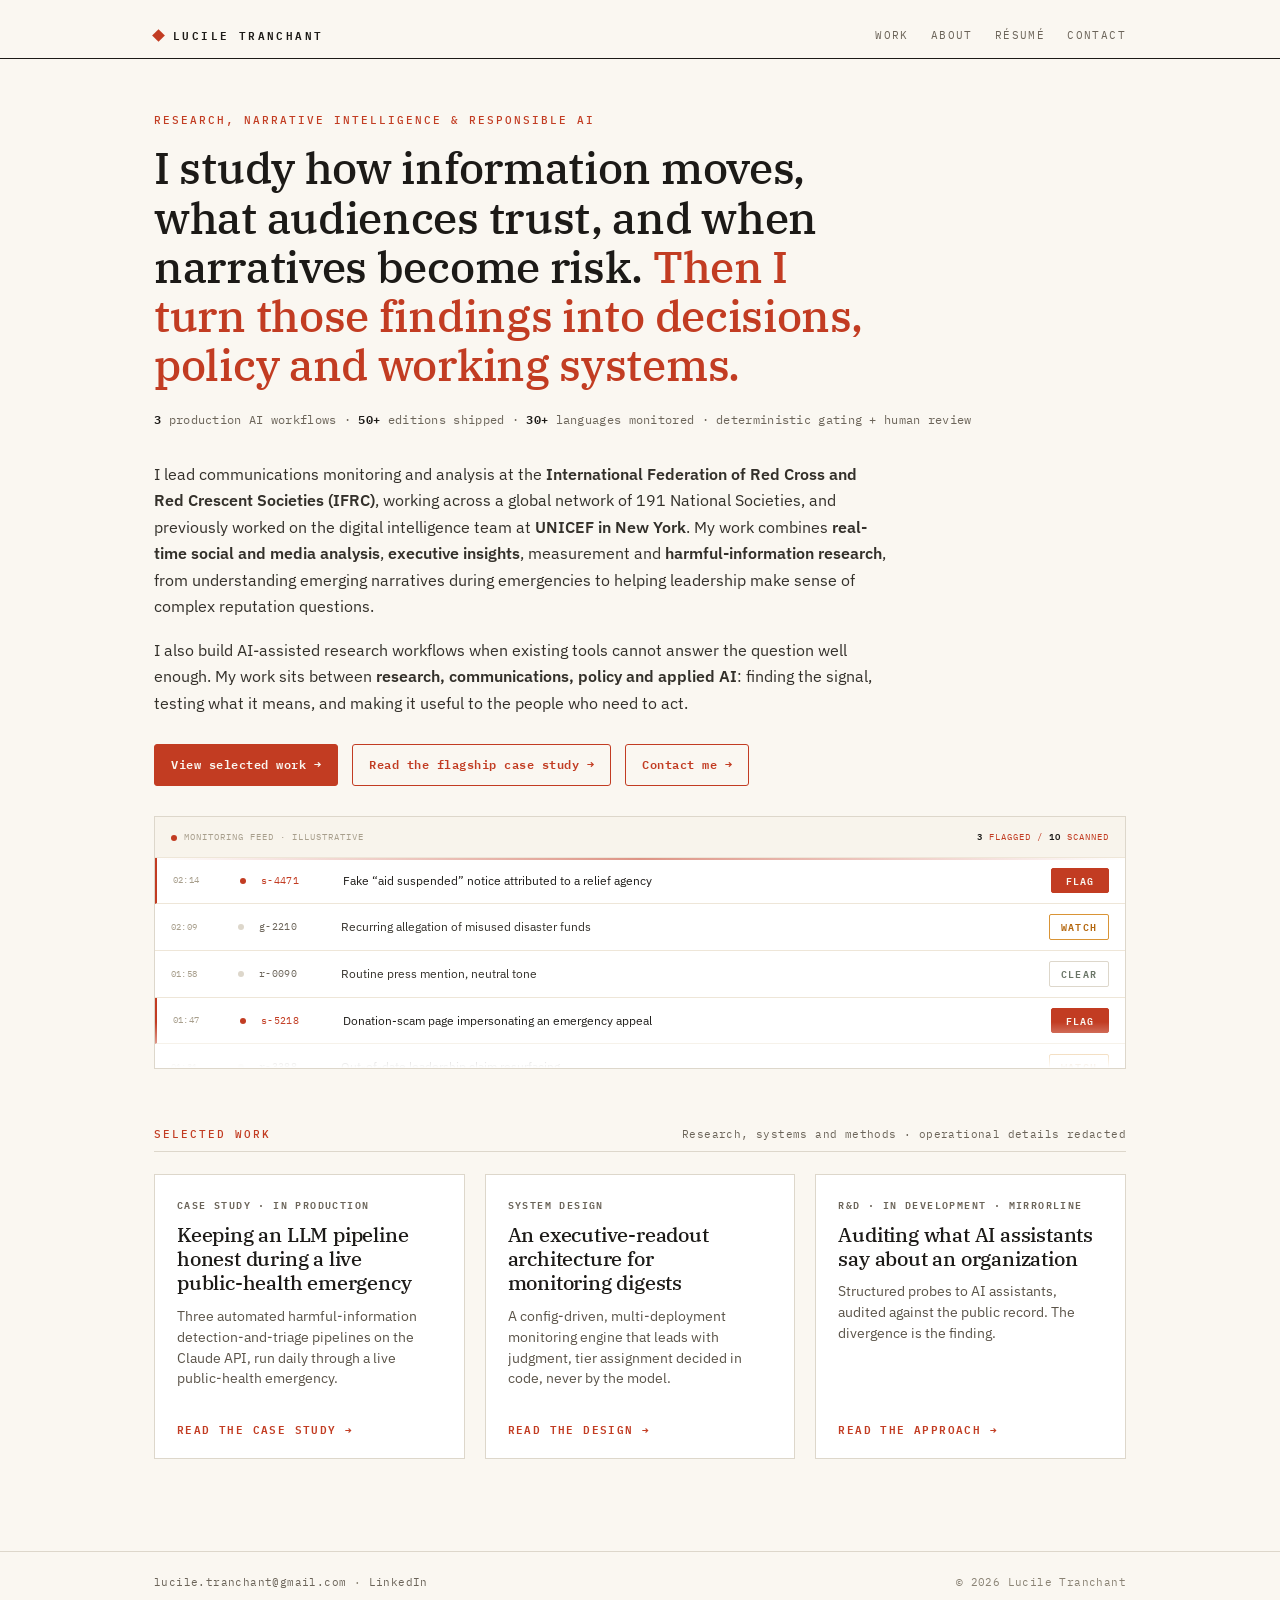
<file: uploads 2/luciletranchant-site_3/index.html>
<!DOCTYPE html>
<html lang="en">
<head>
<meta charset="utf-8">
<meta name="viewport" content="width=device-width, initial-scale=1">
<title>Lucile Tranchant, Research, Narrative Intelligence &amp; Responsible AI</title>
<meta name="description" content="Lucile Tranchant works in research, narrative intelligence and responsible AI: real-time social and media analysis, executive insights, harmful-information research, and the AI-assisted workflows behind them. At the IFRC.">
<link rel="icon" href="data:image/svg+xml,%3Csvg xmlns='http://www.w3.org/2000/svg' viewBox='0 0 16 16'%3E%3Crect x='4' y='4' width='8' height='8' fill='%23c23c22' transform='rotate(45 8 8)'/%3E%3C/svg%3E">
<link rel="preconnect" href="https://fonts.googleapis.com">
<link rel="preconnect" href="https://fonts.gstatic.com" crossorigin>
<link href="https://fonts.googleapis.com/css2?family=IBM+Plex+Serif:ital,wght@0,400;0,500;0,600;1,400&family=IBM+Plex+Sans:wght@400;500;600&family=IBM+Plex+Mono:wght@400;500;600&display=swap" rel="stylesheet">
<link rel="stylesheet" href="assets/style.css">
</head>
<body>

<header class="masthead">
  <div class="wrap">
    <a class="wordmark" href="/">
      <span class="diamond" aria-hidden="true"></span>
      <span>Lucile Tranchant</span>
    </a>
    <nav class="site" aria-label="Site">
      <a href="/#work">Work</a>
      <a href="/about/">About</a>
      <a href="/resume.pdf">Résumé</a>
      <a href="/contact/">Contact</a>
    </nav>
  </div>
</header>

<main>
  <div class="wrap">

    <p class="eyebrow">Research, Narrative Intelligence &amp; Responsible AI</p>
    <h1><span style="color:var(--ink)">I study how information moves, what audiences trust, and when narratives become risk.</span> <span style="color:var(--accent)">Then I turn those findings into decisions, policy and working systems.</span></h1>

    <p class="proof"><b>3</b> production AI workflows · <b>50+</b> editions shipped · <b>30+</b> languages monitored · deterministic gating + human review</p>

    <div class="section" style="margin-top:30px;">
      <p>I lead communications monitoring and analysis at the <strong>International Federation of Red Cross and Red Crescent Societies (IFRC)</strong>, working across a global network of 191 National Societies, and previously worked on the digital intelligence team at <strong>UNICEF in New York</strong>. My work combines <strong>real-time social and media analysis</strong>, <strong>executive insights</strong>, measurement and <strong>harmful-information research</strong>, from understanding emerging narratives during emergencies to helping leadership make sense of complex reputation questions.</p>
      <p>I also build AI-assisted research workflows when existing tools cannot answer the question well enough. My work sits between <strong>research, communications, policy and applied AI</strong>: finding the signal, testing what it means, and making it useful to the people who need to act.</p>
    </div>

    <p class="herolinks"><a href="#work">View selected work →</a><a href="/case-study/">Read the flagship case study →</a><a href="/contact/">Contact me →</a></p>

    <div class="feed" aria-label="Illustrative live monitoring feed">
      <div class="feed-head">
        <span class="t"><span class="dot" aria-hidden="true"></span>Monitoring feed · illustrative</span>
        <span class="live"><span class="n">3</span> flagged / <span class="n">10</span> scanned</span>
      </div>
      <div class="feed-view">
        <div class="feed-fade top" aria-hidden="true"></div>
        <div class="feed-scroll">
          <div class="feed-row flag"><span class="tm">02:14</span><span class="ind" aria-hidden="true"></span><span class="src">s-4471</span><span class="nar">Fake “aid suspended” notice attributed to a relief agency</span><span class="st st-flag">flag</span></div>
          <div class="feed-row"><span class="tm">02:09</span><span class="ind" aria-hidden="true"></span><span class="src">g-2210</span><span class="nar">Recurring allegation of misused disaster funds</span><span class="st st-watch">watch</span></div>
          <div class="feed-row"><span class="tm">01:58</span><span class="ind" aria-hidden="true"></span><span class="src">r-0090</span><span class="nar">Routine press mention, neutral tone</span><span class="st st-clear">clear</span></div>
          <div class="feed-row flag"><span class="tm">01:47</span><span class="ind" aria-hidden="true"></span><span class="src">s-5218</span><span class="nar">Donation-scam page impersonating an emergency appeal</span><span class="st st-flag">flag</span></div>
        </div>
        <div class="feed-fade" aria-hidden="true"></div>
      </div>
    </div>

    <div class="section" id="work">
      <div class="section-head">
        <span class="eyebrow">Selected Work</span>
        <span class="section-note">Research, systems and methods · operational details redacted</span>
      </div>
      <div class="work-grid">
        <a class="work-card" href="/case-study/">
          <span class="tag">Case study · in production</span>
          <h3>Keeping an LLM pipeline honest during a live public-health emergency</h3>
          <p class="sub">Three automated harmful-information detection-and-triage pipelines on the Claude API, run daily through a live public-health emergency.</p>
          <span class="go">Read the case study →</span>
        </a>
        <a class="work-card" href="/work/digest-architecture/">
          <span class="tag">System design</span>
          <h3>An executive-readout architecture for monitoring digests</h3>
          <p class="sub">A config-driven, multi-deployment monitoring engine that leads with judgment, tier assignment decided in code, never by the model.</p>
          <span class="go">Read the design →</span>
        </a>
        <a class="work-card" href="/work/mirrorline/">
          <span class="tag">R&amp;D · in development · Mirrorline</span>
          <h3>Auditing what AI assistants say about an organization</h3>
          <p class="sub">Structured probes to AI assistants, audited against the public record. The divergence is the finding.</p>
          <span class="go">Read the approach →</span>
        </a>
      </div>
    </div>

  </div>
</main>

<script>
(function () {
  var scroll = document.querySelector('.feed-scroll');
  if (!scroll) return;
  var rows = [
    { t: '02:14', s: 's-4471', n: 'Fake “aid suspended” notice attributed to a relief agency', flag: true,  st: 'flag' },
    { t: '02:09', s: 'g-2210', n: 'Recurring allegation of misused disaster funds', flag: false, st: 'watch' },
    { t: '01:58', s: 'r-0090', n: 'Routine press mention, neutral tone', flag: false, st: 'clear' },
    { t: '01:47', s: 's-5218', n: 'Donation-scam page impersonating an emergency appeal', flag: true,  st: 'flag' },
    { t: '01:31', s: 'r-3388', n: 'Out-of-date leadership claim resurfacing', flag: false, st: 'watch' },
    { t: '01:20', s: 'g-1180', n: 'Volunteer recruitment post, on-message', flag: false, st: 'clear' },
    { t: '01:05', s: 'd-7742', n: 'Miscaptioned photo from an unrelated event', flag: false, st: 'watch' },
    { t: '00:52', s: 's-6605', n: 'Health rumor discouraging outbreak vaccination', flag: true,  st: 'flag' },
    { t: '00:38', s: 'r-2091', n: 'Local-language post naming and targeting field staff', flag: true,  st: 'flag' },
    { t: '00:19', s: 'g-3050', n: 'General situation update, corroborated', flag: false, st: 'clear' }
  ];
  function build() {
    return rows.map(function (r) {
      return '<div class="feed-row' + (r.flag ? ' flag' : '') + '">' +
        '<span class="tm">' + r.t + '</span>' +
        '<span class="ind" aria-hidden="true"></span>' +
        '<span class="src">' + r.s + '</span>' +
        '<span class="nar">' + r.n + '</span>' +
        '<span class="st st-' + r.st + '">' + r.st + '</span></div>';
    }).join('');
  }
  var reduce = window.matchMedia && window.matchMedia('(prefers-reduced-motion: reduce)').matches;
  scroll.innerHTML = reduce ? build() : build() + build();
  if (!reduce) scroll.style.animation = 'feedmarq 22s linear infinite';
})();
</script>


<footer class="site">
  <div class="wrap">
    <span><a href="mailto:lucile.tranchant@gmail.com">lucile.tranchant@gmail.com</a> · <a href="https://www.linkedin.com/in/luciletranchant" rel="me">LinkedIn</a></span>
    <span>© 2026 Lucile Tranchant</span>
  </div>
</footer>

</body>
</html>
</file>
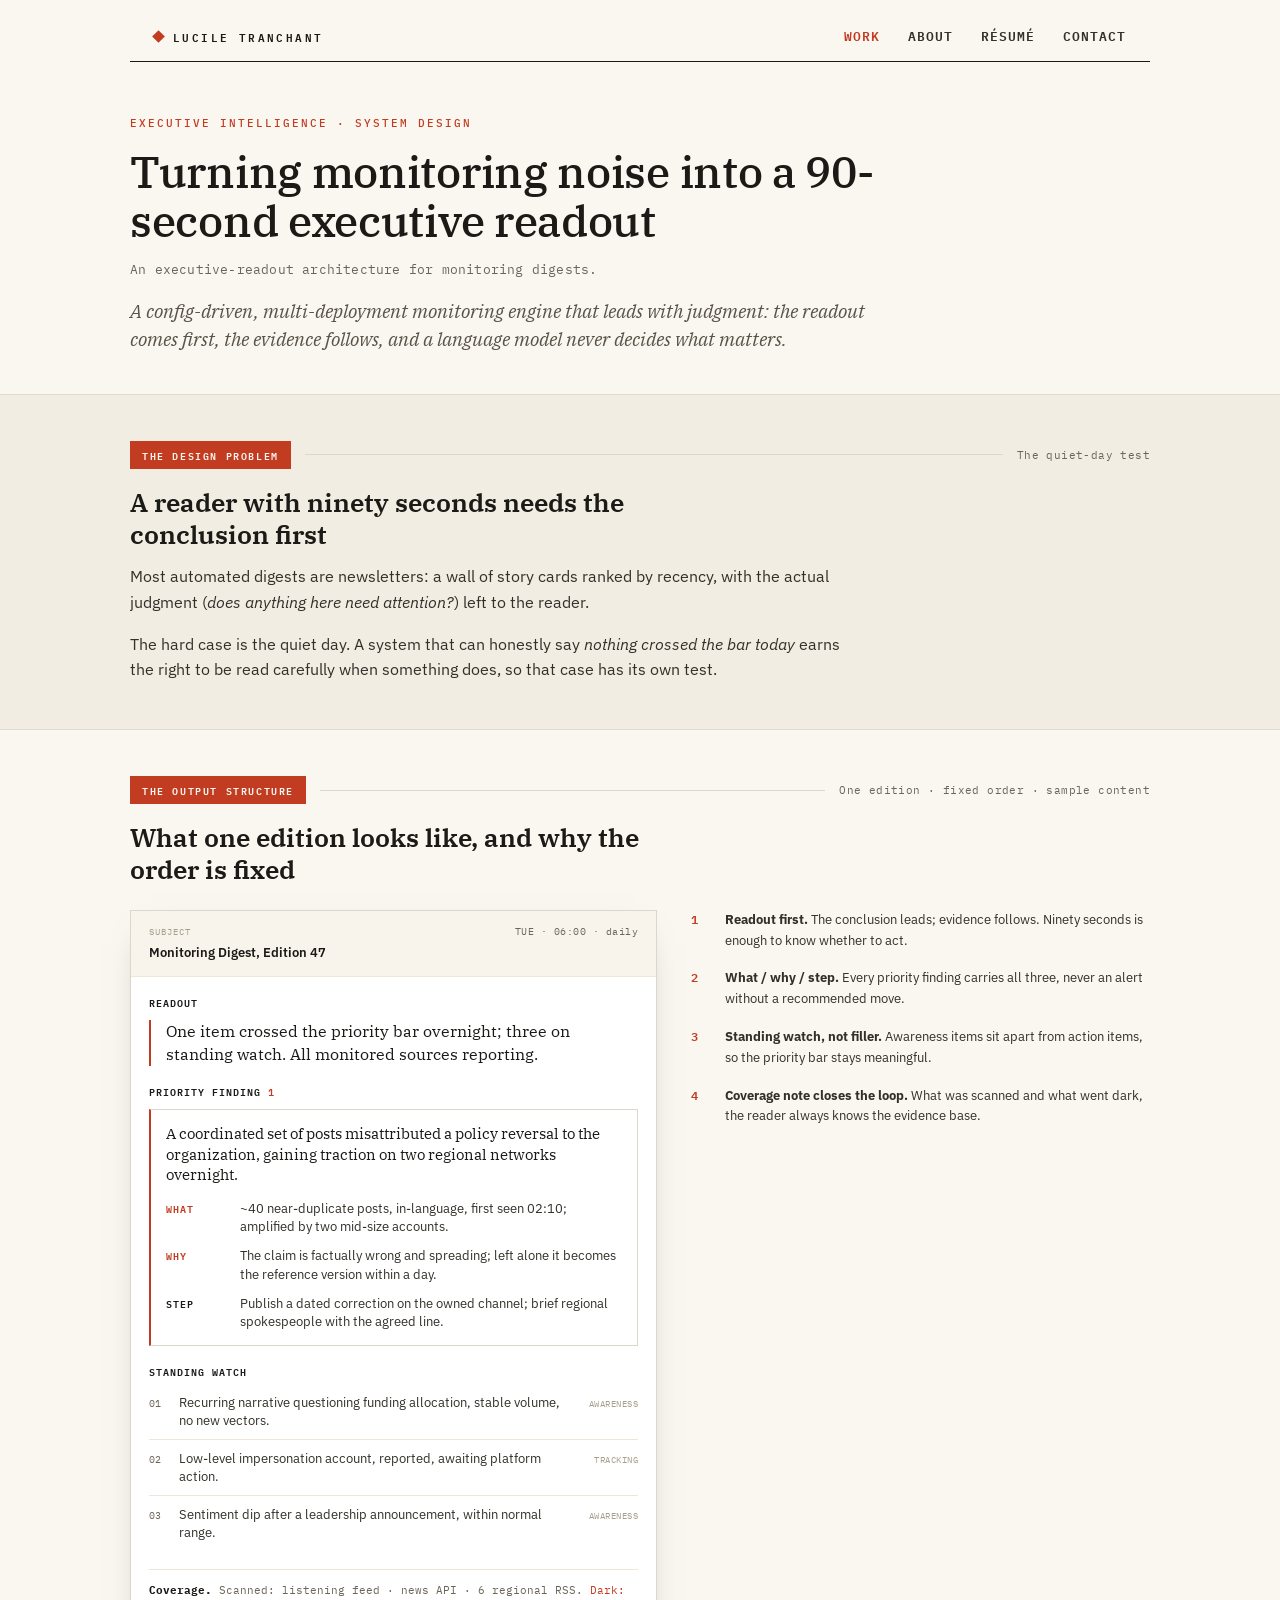
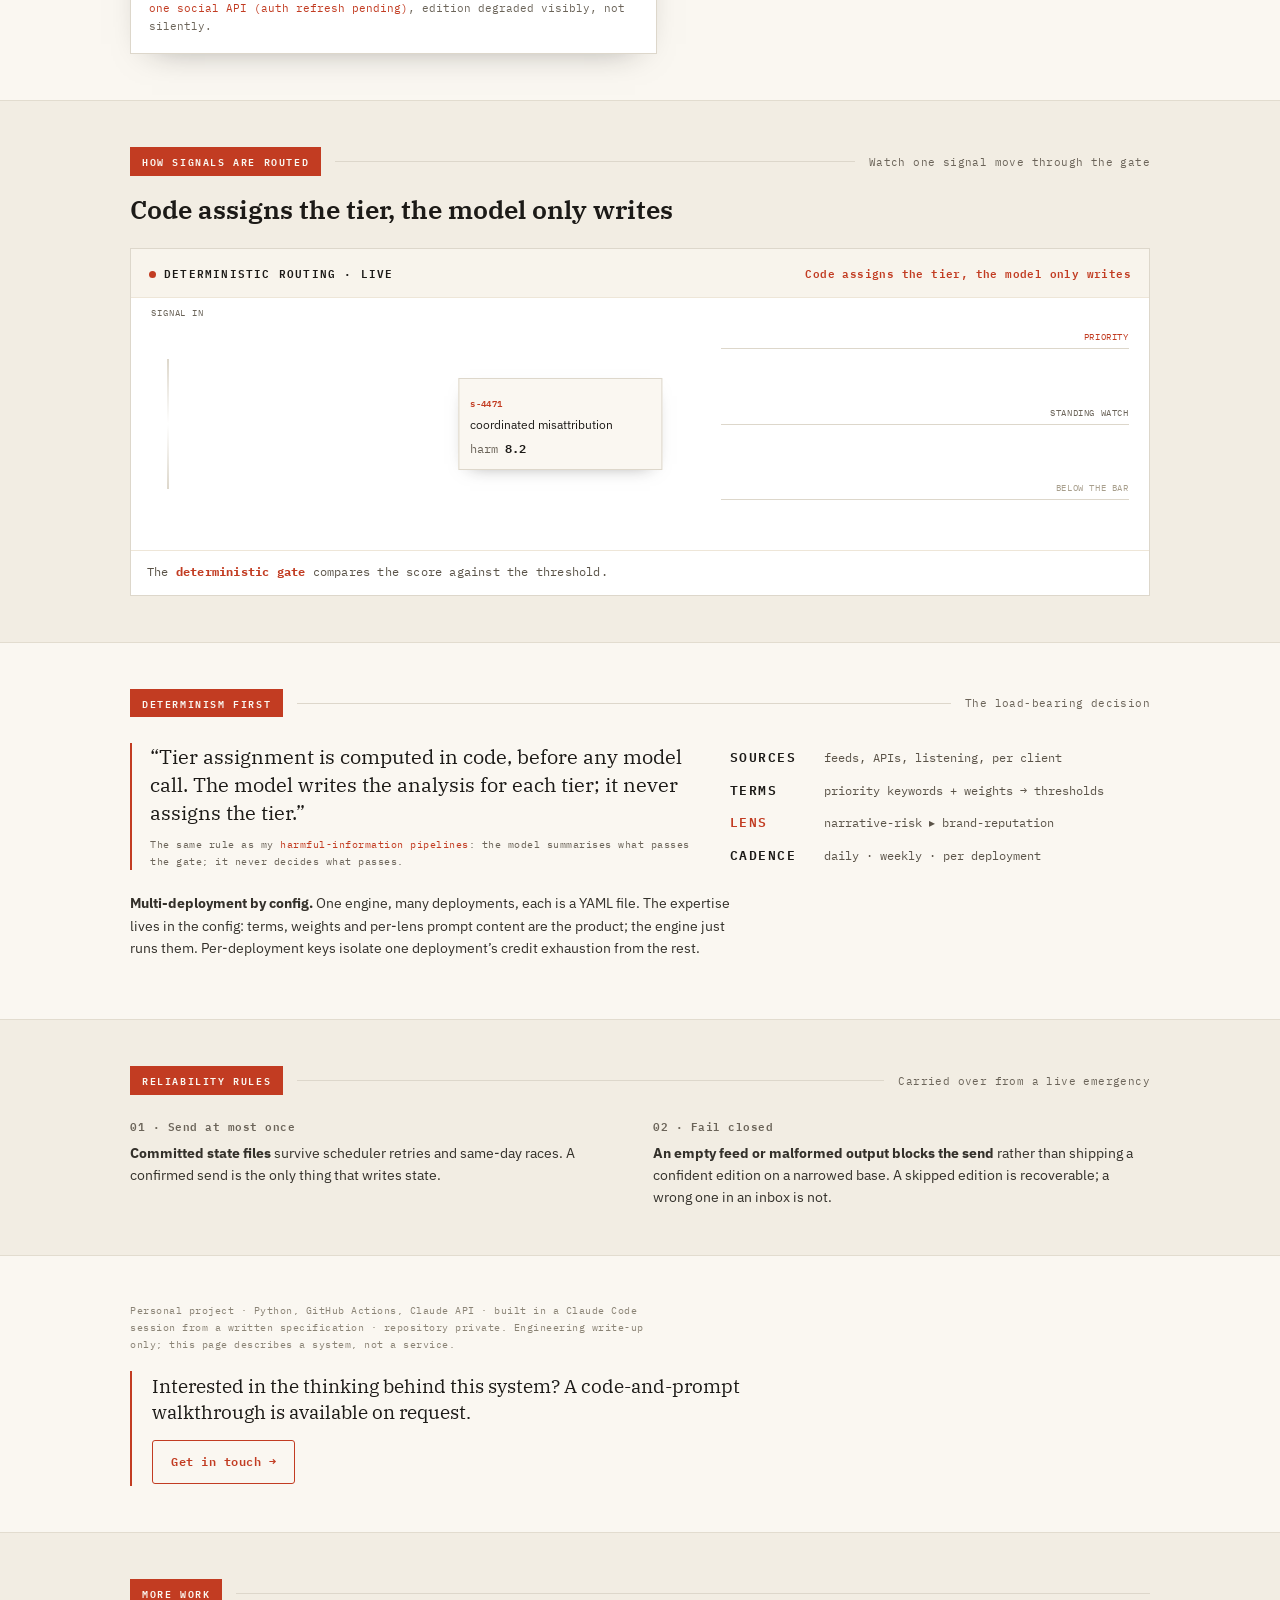
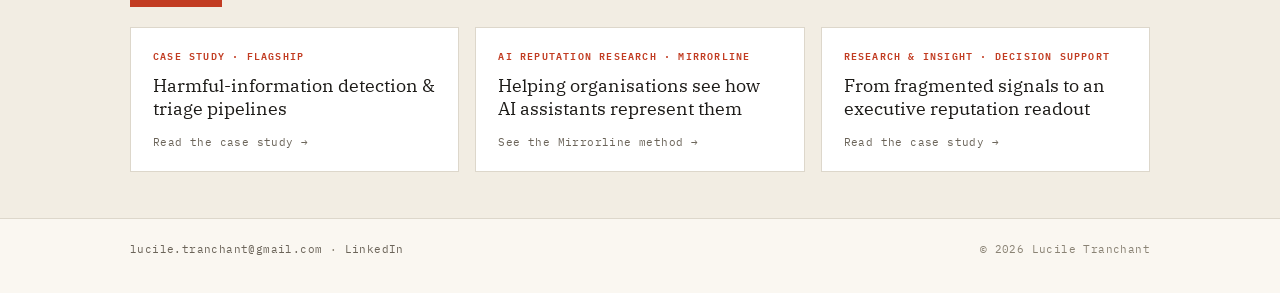
<file: work/digest-architecture/index.html>
<!DOCTYPE html>
<html lang="en">
<head>
<meta charset="utf-8">
<meta name="viewport" content="width=device-width, initial-scale=1">
<title>Turning monitoring noise into a 90-second executive readout, Lucile Tranchant</title>
<meta name="description" content="A config-driven, multi-deployment monitoring engine that leads with the conclusion. Tier assignment decided in code, never by the model.">
<meta property="og:type" content="website">
<meta property="og:site_name" content="Lucile Tranchant">
<meta property="og:title" content="Turning monitoring noise into a 90-second executive readout, Lucile Tranchant">
<meta property="og:description" content="A config-driven, multi-deployment monitoring engine that leads with the conclusion. Tier assignment decided in code, never by the model.">
<meta property="og:url" content="https://luciletranchant.com/work/digest-architecture/">
<meta property="og:image" content="https://luciletranchant.com/assets/og.png">
<meta property="og:image:width" content="1200">
<meta property="og:image:height" content="630">
<meta name="twitter:card" content="summary_large_image">
<meta name="twitter:title" content="Turning monitoring noise into a 90-second executive readout, Lucile Tranchant">
<meta name="twitter:description" content="A config-driven, multi-deployment monitoring engine that leads with the conclusion. Tier assignment decided in code, never by the model.">
<meta name="twitter:image" content="https://luciletranchant.com/assets/og.png">
<link rel="icon" href="data:image/svg+xml,%3Csvg xmlns='http://www.w3.org/2000/svg' viewBox='0 0 16 16'%3E%3Crect x='4' y='4' width='8' height='8' fill='%23c23c22' transform='rotate(45 8 8)'/%3E%3C/svg%3E">
<link rel="preconnect" href="https://fonts.googleapis.com">
<link rel="preconnect" href="https://fonts.gstatic.com" crossorigin>
<link href="https://fonts.googleapis.com/css2?family=IBM+Plex+Serif:ital,wght@0,400;0,500;0,600;1,400&family=IBM+Plex+Sans:wght@400;500;600&family=IBM+Plex+Mono:wght@400;500;600&display=swap" rel="stylesheet">
<style>
body{margin:0;background:#faf7f1;color:#1c1a17;font-family:'IBM Plex Sans',system-ui,sans-serif;font-size:16px;line-height:1.65;}
a{color:#c23c22;text-decoration:none}a:hover{color:#8f2a15}
@keyframes lpulse{0%,100%{opacity:1}50%{opacity:.25}}
</style>
</head>
<body>
<div style="max-width:1020px;margin:0 auto;">
  <header style="border-bottom:1.5px solid #1c1a17;padding:26px 24px 14px;display:flex;justify-content:space-between;align-items:center;gap:18px;flex-wrap:wrap;"><a href="/" style="display:flex;align-items:center;gap:10px;color:#1c1a17;"><span style="width:9px;height:9px;background:#c23c22;transform:rotate(45deg);display:inline-block;"></span><span style="font-family:'IBM Plex Mono',monospace;font-size:11px;font-weight:600;letter-spacing:2.4px;text-transform:uppercase;">Lucile Tranchant</span></a><nav style="display:flex;gap:28px;font-family:'IBM Plex Mono',monospace;font-size:13px;font-weight:600;letter-spacing:1px;text-transform:uppercase;color:#33302a;"><a href="/#work" style="color:#c23c22;">Work</a><a href="/about/" style="color:#33302a;">About</a><a href="/resume.pdf" target="_blank" rel="noopener" style="color:#33302a;">R&eacute;sum&eacute;</a><a href="/contact/" style="color:#33302a;">Contact</a></nav></header>
</div>

<section style="padding:52px 0 40px;"><div style="max-width:1020px;margin:0 auto;padding:0 24px;">
  <p style="font-family:'IBM Plex Mono',monospace;font-size:11px;font-weight:500;letter-spacing:2px;text-transform:uppercase;color:#c23c22;margin:0;">Executive Intelligence &middot; System Design</p>
  <h1 style="font-family:'IBM Plex Serif',serif;font-weight:500;font-size:clamp(30px,5vw,44px);line-height:1.12;letter-spacing:-.3px;margin:14px 0 0;max-width:17em;">Turning monitoring noise into a 90-second executive readout</h1>
  <p style="font-family:'IBM Plex Mono',monospace;font-size:13px;letter-spacing:.2px;color:#6b6459;margin:14px 0 0;">An executive-readout architecture for monitoring digests.</p>
  <p style="font-family:'IBM Plex Serif',serif;font-style:italic;font-size:19px;line-height:1.5;color:#5a5348;margin:16px 0 0;max-width:40em;">A config-driven, multi-deployment monitoring engine that leads with judgment: the readout comes first, the evidence follows, and a language model never decides what matters.</p>
</div></section>

<section style="background:#f2ede3;border-top:1px solid #e2dccf;border-bottom:1px solid #e2dccf;padding:46px 0;"><div style="max-width:1020px;margin:0 auto;padding:0 24px;">
  <div style="display:flex;align-items:center;gap:14px;"><span style="background:#c23c22;color:#faf7f1;font-family:'IBM Plex Mono',monospace;font-size:10px;font-weight:600;letter-spacing:1.6px;text-transform:uppercase;padding:6px 12px;">The design problem</span><span style="height:1px;flex:1;background:#ddd7cb;"></span><span style="font-family:'IBM Plex Mono',monospace;font-size:11px;letter-spacing:.4px;color:#6b6459;">The quiet-day test</span></div>
  <h2 style="font-family:'IBM Plex Serif',serif;font-size:clamp(22px,3vw,26px);font-weight:600;margin:18px 0 0;line-height:1.22;max-width:22em;">A reader with ninety seconds needs the conclusion first</h2>
  <p style="font-size:16px;line-height:1.6;color:#33302a;margin:14px 0 0;max-width:46em;">Most automated digests are newsletters: a wall of story cards ranked by recency, with the actual judgment (<em>does anything here need attention?</em>) left to the reader.</p>
  <p style="font-size:16px;line-height:1.6;color:#33302a;margin:1em 0 0;max-width:46em;">The hard case is the quiet day. A system that can honestly say <em>nothing crossed the bar today</em> earns the right to be read carefully when something does, so that case has its own test.</p>
</div></section>

<section style="padding:46px 0;"><div style="max-width:1020px;margin:0 auto;padding:0 24px;">
  <div style="display:flex;align-items:center;gap:14px;"><span style="background:#c23c22;color:#faf7f1;font-family:'IBM Plex Mono',monospace;font-size:10px;font-weight:600;letter-spacing:1.6px;text-transform:uppercase;padding:6px 12px;">The output structure</span><span style="height:1px;flex:1;background:#ddd7cb;"></span><span style="font-family:'IBM Plex Mono',monospace;font-size:11px;letter-spacing:.4px;color:#6b6459;">One edition &middot; fixed order &middot; sample content</span></div>
  <h2 style="font-family:'IBM Plex Serif',serif;font-size:clamp(22px,3vw,26px);font-weight:600;margin:18px 0 0;line-height:1.22;max-width:22em;">What one edition looks like, and why the order is fixed</h2>
  <div style="display:grid;grid-template-columns:1.15fr 1fr;gap:34px;align-items:start;margin-top:24px;">
    <div style="background:#fff;border:1px solid #ddd7cb;box-shadow:0 12px 34px -22px rgba(28,26,23,.5);">
      <div style="display:flex;justify-content:space-between;align-items:baseline;gap:12px;flex-wrap:wrap;border-bottom:1px solid #eee6d8;padding:13px 18px;background:#f8f4ec;"><div><div style="font-family:'IBM Plex Mono',monospace;font-size:8.5px;letter-spacing:1px;text-transform:uppercase;color:#a89f8d;">Subject</div><div style="font-size:13px;font-weight:600;margin-top:3px;">Monitoring Digest, Edition 47</div></div><div style="font-family:'IBM Plex Mono',monospace;font-size:9.5px;letter-spacing:.5px;color:#6b6459;">TUE &middot; 06:00 &middot; daily</div></div>
      <div style="padding:18px;display:flex;flex-direction:column;gap:18px;">
        <div><div style="font-family:'IBM Plex Mono',monospace;font-size:9.5px;letter-spacing:1px;text-transform:uppercase;font-weight:600;">Readout</div><div style="border-left:2.5px solid #c23c22;padding-left:15px;margin-top:9px;"><p style="font-family:'IBM Plex Serif',serif;font-size:16px;line-height:1.45;margin:0;">One item crossed the priority bar overnight; three on standing watch. All monitored sources reporting.</p></div></div>
        <div><div style="font-family:'IBM Plex Mono',monospace;font-size:9.5px;letter-spacing:1px;text-transform:uppercase;font-weight:600;margin-bottom:9px;">Priority finding <span style="color:#c23c22;">1</span></div>
          <div style="border:1px solid #ddd7cb;border-left:2px solid #c23c22;padding:14px 15px;">
            <p style="font-family:'IBM Plex Serif',serif;font-size:14.5px;line-height:1.42;margin:0 0 13px;">A coordinated set of posts misattributed a policy reversal to the organization, gaining traction on two regional networks overnight.</p>
            <div style="display:flex;flex-direction:column;gap:10px;">
              <div style="display:grid;grid-template-columns:60px 1fr;gap:14px;align-items:baseline;"><span style="font-family:'IBM Plex Mono',monospace;font-size:9.5px;font-weight:600;letter-spacing:1px;text-transform:uppercase;color:#c23c22;">What</span><span style="font-size:12.5px;line-height:1.5;color:#33302a;">~40 near-duplicate posts, in-language, first seen 02:10; amplified by two mid-size accounts.</span></div>
              <div style="display:grid;grid-template-columns:60px 1fr;gap:14px;align-items:baseline;"><span style="font-family:'IBM Plex Mono',monospace;font-size:9.5px;font-weight:600;letter-spacing:1px;text-transform:uppercase;color:#c23c22;">Why</span><span style="font-size:12.5px;line-height:1.5;color:#33302a;">The claim is factually wrong and spreading; left alone it becomes the reference version within a day.</span></div>
              <div style="display:grid;grid-template-columns:60px 1fr;gap:14px;align-items:baseline;"><span style="font-family:'IBM Plex Mono',monospace;font-size:9.5px;font-weight:600;letter-spacing:1px;text-transform:uppercase;">Step</span><span style="font-size:12.5px;line-height:1.5;color:#33302a;">Publish a dated correction on the owned channel; brief regional spokespeople with the agreed line.</span></div>
            </div>
          </div>
        </div>
        <div><div style="font-family:'IBM Plex Mono',monospace;font-size:9.5px;letter-spacing:1px;text-transform:uppercase;font-weight:600;margin-bottom:4px;">Standing watch</div>
          <div style="display:flex;flex-direction:column;">
            <div style="display:grid;grid-template-columns:18px 1fr auto;gap:12px;align-items:baseline;padding:9px 0;"><span style="font-family:'IBM Plex Mono',monospace;font-size:10px;color:#6b6459;">01</span><span style="font-size:12.5px;line-height:1.48;color:#33302a;">Recurring narrative questioning funding allocation, stable volume, no new vectors.</span><span style="font-family:'IBM Plex Mono',monospace;font-size:8.5px;letter-spacing:.5px;text-transform:uppercase;color:#a89f8d;white-space:nowrap;">awareness</span></div>
            <div style="display:grid;grid-template-columns:18px 1fr auto;gap:12px;align-items:baseline;padding:9px 0;border-top:1px solid #eee6d8;"><span style="font-family:'IBM Plex Mono',monospace;font-size:10px;color:#6b6459;">02</span><span style="font-size:12.5px;line-height:1.48;color:#33302a;">Low-level impersonation account, reported, awaiting platform action.</span><span style="font-family:'IBM Plex Mono',monospace;font-size:8.5px;letter-spacing:.5px;text-transform:uppercase;color:#a89f8d;white-space:nowrap;">tracking</span></div>
            <div style="display:grid;grid-template-columns:18px 1fr auto;gap:12px;align-items:baseline;padding:9px 0;border-top:1px solid #eee6d8;"><span style="font-family:'IBM Plex Mono',monospace;font-size:10px;color:#6b6459;">03</span><span style="font-size:12.5px;line-height:1.48;color:#33302a;">Sentiment dip after a leadership announcement, within normal range.</span><span style="font-family:'IBM Plex Mono',monospace;font-size:8.5px;letter-spacing:.5px;text-transform:uppercase;color:#a89f8d;white-space:nowrap;">awareness</span></div>
          </div>
        </div>
        <div style="font-family:'IBM Plex Mono',monospace;font-size:10.5px;line-height:1.7;color:#6b6459;border-top:1px solid #eee6d8;padding-top:12px;"><b style="color:#1c1a17;">Coverage.</b> Scanned: listening feed &middot; news API &middot; 6 regional RSS. <span style="color:#c23c22;">Dark: one social API (auth refresh pending)</span>, edition degraded visibly, not silently.</div>
      </div>
    </div>
    <div style="display:flex;flex-direction:column;gap:17px;">
      <div style="display:grid;grid-template-columns:22px 1fr;gap:12px;"><div style="font-family:'IBM Plex Mono',monospace;font-size:12px;color:#c23c22;font-weight:600;">1</div><p style="font-size:13px;line-height:1.6;margin:0;color:#33302a;"><strong>Readout first.</strong> The conclusion leads; evidence follows. Ninety seconds is enough to know whether to act.</p></div>
      <div style="display:grid;grid-template-columns:22px 1fr;gap:12px;"><div style="font-family:'IBM Plex Mono',monospace;font-size:12px;color:#c23c22;font-weight:600;">2</div><p style="font-size:13px;line-height:1.6;margin:0;color:#33302a;"><strong>What / why / step.</strong> Every priority finding carries all three, never an alert without a recommended move.</p></div>
      <div style="display:grid;grid-template-columns:22px 1fr;gap:12px;"><div style="font-family:'IBM Plex Mono',monospace;font-size:12px;color:#c23c22;font-weight:600;">3</div><p style="font-size:13px;line-height:1.6;margin:0;color:#33302a;"><strong>Standing watch, not filler.</strong> Awareness items sit apart from action items, so the priority bar stays meaningful.</p></div>
      <div style="display:grid;grid-template-columns:22px 1fr;gap:12px;"><div style="font-family:'IBM Plex Mono',monospace;font-size:12px;color:#c23c22;font-weight:600;">4</div><p style="font-size:13px;line-height:1.6;margin:0;color:#33302a;"><strong>Coverage note closes the loop.</strong> What was scanned and what went dark, the reader always knows the evidence base.</p></div>
    </div>
  </div>
</div></section>

<section style="background:#f2ede3;border-top:1px solid #e2dccf;border-bottom:1px solid #e2dccf;padding:46px 0;"><div style="max-width:1020px;margin:0 auto;padding:0 24px;">
  <div style="display:flex;align-items:center;gap:14px;"><span style="background:#c23c22;color:#faf7f1;font-family:'IBM Plex Mono',monospace;font-size:10px;font-weight:600;letter-spacing:1.6px;text-transform:uppercase;padding:6px 12px;">How signals are routed</span><span style="height:1px;flex:1;background:#ddd7cb;"></span><span style="font-family:'IBM Plex Mono',monospace;font-size:11px;letter-spacing:.4px;color:#6b6459;">Watch one signal move through the gate</span></div>
  <h2 style="font-family:'IBM Plex Serif',serif;font-size:clamp(22px,3vw,26px);font-weight:600;margin:18px 0 0;line-height:1.22;max-width:22em;">Code assigns the tier, the model only writes</h2>
  <div style="margin-top:22px;border:1px solid #ddd7cb;background:#fff;">
    <div style="display:flex;justify-content:space-between;align-items:baseline;gap:12px;flex-wrap:wrap;padding:15px 18px;border-bottom:1px solid #eee6d8;background:#f8f4ec;"><span style="font-family:'IBM Plex Mono',monospace;font-size:11px;font-weight:600;letter-spacing:1.2px;text-transform:uppercase;color:#1c1a17;"><span style="display:inline-block;width:7px;height:7px;border-radius:50%;background:#c23c22;margin-right:8px;animation:lpulse 1.6s ease-in-out infinite;"></span>Deterministic routing &middot; live</span><span style="font-family:'IBM Plex Mono',monospace;font-size:11px;font-weight:600;letter-spacing:.4px;color:#c23c22;">Code assigns the tier, the model only writes</span></div>
    <div style="overflow-x:auto;">
      <div id="da-track" style="position:relative;height:252px;min-width:660px;">
        <div style="position:absolute;left:3.5%;top:50%;transform:translateY(-50%);width:2px;height:130px;background:linear-gradient(#ddd7cb,transparent,#ddd7cb);"></div>
        <div style="position:absolute;left:2%;top:8px;font-family:'IBM Plex Mono',monospace;font-size:8.5px;letter-spacing:.8px;text-transform:uppercase;color:#6b6459;">Signal in</div>
        <div style="position:absolute;left:41%;top:50%;transform:translate(-50%,-50%);width:122px;text-align:center;background:#1c1a17;color:#faf7f1;padding:15px 10px;border-radius:3px;z-index:3;"><div style="font-family:'IBM Plex Mono',monospace;font-size:9.5px;font-weight:600;letter-spacing:1px;text-transform:uppercase;">Gate</div><div style="font-family:'IBM Plex Mono',monospace;font-size:8px;letter-spacing:.5px;color:#f0885f;margin-top:5px;">code &middot; not the model</div></div>
        <div style="position:absolute;left:58%;right:2%;height:1px;background:#ddd7cb;top:20%;z-index:1;"><span style="position:absolute;right:0;top:-18px;font-family:'IBM Plex Mono',monospace;font-size:9px;letter-spacing:.6px;text-transform:uppercase;color:#c23c22;">Priority</span></div>
        <div style="position:absolute;left:58%;right:2%;height:1px;background:#ddd7cb;top:50%;z-index:1;"><span style="position:absolute;right:0;top:-18px;font-family:'IBM Plex Mono',monospace;font-size:9px;letter-spacing:.6px;text-transform:uppercase;color:#6b6459;">Standing watch</span></div>
        <div style="position:absolute;left:58%;right:2%;height:1px;background:#ddd7cb;top:80%;z-index:1;"><span style="position:absolute;right:0;top:-18px;font-family:'IBM Plex Mono',monospace;font-size:9px;letter-spacing:.6px;text-transform:uppercase;color:#a89f8d;">Below the bar</span></div>
      </div>
    </div>
    <div id="da-status" style="border-top:1px solid #eee6d8;padding:12px 16px;font-family:'IBM Plex Mono',monospace;font-size:11.5px;letter-spacing:.2px;color:#5a5348;min-height:20px;line-height:1.5;">Raw signal arrives, source, no verdict yet.</div>
  </div>
</div></section>

<section style="padding:46px 0;"><div style="max-width:1020px;margin:0 auto;padding:0 24px;">
  <div style="display:flex;align-items:center;gap:14px;"><span style="background:#c23c22;color:#faf7f1;font-family:'IBM Plex Mono',monospace;font-size:10px;font-weight:600;letter-spacing:1.6px;text-transform:uppercase;padding:6px 12px;">Determinism first</span><span style="height:1px;flex:1;background:#ddd7cb;"></span><span style="font-family:'IBM Plex Mono',monospace;font-size:11px;letter-spacing:.4px;color:#6b6459;">The load-bearing decision</span></div>
  <div style="display:grid;grid-template-columns:1.35fr 1fr;gap:32px;align-items:center;margin-top:26px;">
    <blockquote style="margin:0;border-left:2.5px solid #c23c22;padding-left:18px;"><p style="font-family:'IBM Plex Serif',serif;font-size:clamp(17px,2.6vw,20px);line-height:1.4;margin:0;">&ldquo;Tier assignment is computed in code, before any model call. The model writes the analysis for each tier; it never assigns the tier.&rdquo;</p><cite style="display:block;font-style:normal;font-family:'IBM Plex Mono',monospace;font-size:10px;letter-spacing:.5px;color:#6b6459;margin-top:10px;">The same rule as my <a href="/work/harmful-information/">harmful-information pipelines</a>: the model summarises what passes the gate; it never decides what passes.</cite></blockquote>
    <div style="display:flex;flex-direction:column;gap:11px;">
      <div style="display:flex;gap:14px;align-items:baseline;"><span style="font-family:'IBM Plex Mono',monospace;font-weight:600;letter-spacing:1.5px;font-size:13px;min-width:80px;">SOURCES</span><span style="font-family:'IBM Plex Mono',monospace;font-size:11.5px;color:#5a5348;line-height:1.45;">feeds, APIs, listening, per client</span></div>
      <div style="display:flex;gap:14px;align-items:baseline;"><span style="font-family:'IBM Plex Mono',monospace;font-weight:600;letter-spacing:1.5px;font-size:13px;min-width:80px;">TERMS</span><span style="font-family:'IBM Plex Mono',monospace;font-size:11.5px;color:#5a5348;line-height:1.45;">priority keywords + weights &rarr; thresholds</span></div>
      <div style="display:flex;gap:14px;align-items:baseline;"><span style="font-family:'IBM Plex Mono',monospace;font-weight:600;letter-spacing:1.5px;font-size:13px;min-width:80px;color:#c23c22;">LENS</span><span style="font-family:'IBM Plex Mono',monospace;font-size:11.5px;color:#5a5348;line-height:1.45;">narrative-risk &#9656; brand-reputation</span></div>
      <div style="display:flex;gap:14px;align-items:baseline;"><span style="font-family:'IBM Plex Mono',monospace;font-weight:600;letter-spacing:1.5px;font-size:13px;min-width:80px;">CADENCE</span><span style="font-family:'IBM Plex Mono',monospace;font-size:11.5px;color:#5a5348;line-height:1.45;">daily &middot; weekly &middot; per deployment</span></div>
    </div>
  </div>
  <p style="font-size:14px;margin-top:22px;max-width:44em;line-height:1.6;color:#33302a;"><strong>Multi-deployment by config.</strong> One engine, many deployments, each is a YAML file. The expertise lives in the config: terms, weights and per-lens prompt content are the product; the engine just runs them. Per-deployment keys isolate one deployment&rsquo;s credit exhaustion from the rest.</p>
</div></section>

<section style="background:#f2ede3;border-top:1px solid #e2dccf;border-bottom:1px solid #e2dccf;padding:46px 0;"><div style="max-width:1020px;margin:0 auto;padding:0 24px;">
  <div style="display:flex;align-items:center;gap:14px;"><span style="background:#c23c22;color:#faf7f1;font-family:'IBM Plex Mono',monospace;font-size:10px;font-weight:600;letter-spacing:1.6px;text-transform:uppercase;padding:6px 12px;">Reliability rules</span><span style="height:1px;flex:1;background:#ddd7cb;"></span><span style="font-family:'IBM Plex Mono',monospace;font-size:11px;letter-spacing:.4px;color:#6b6459;">Carried over from a live emergency</span></div>
  <div style="display:grid;grid-template-columns:repeat(2,1fr);gap:26px;margin-top:22px;">
    <div><div style="font-family:'IBM Plex Mono',monospace;font-size:10.5px;color:#6b6459;font-weight:600;letter-spacing:.5px;">01 &middot; Send at most once</div><p style="font-size:13.5px;line-height:1.62;margin:9px 0 0;color:#33302a;"><strong>Committed state files</strong> survive scheduler retries and same-day races. A confirmed send is the only thing that writes state.</p></div>
    <div><div style="font-family:'IBM Plex Mono',monospace;font-size:10.5px;color:#6b6459;font-weight:600;letter-spacing:.5px;">02 &middot; Fail closed</div><p style="font-size:13.5px;line-height:1.62;margin:9px 0 0;color:#33302a;"><strong>An empty feed or malformed output blocks the send</strong> rather than shipping a confident edition on a narrowed base. A skipped edition is recoverable; a wrong one in an inbox is not.</p></div>
  </div>
</div></section>

<section style="padding:46px 0;"><div style="max-width:1020px;margin:0 auto;padding:0 24px;">
  <p style="font-family:'IBM Plex Mono',monospace;font-size:10px;letter-spacing:.5px;line-height:1.7;color:#8a8375;margin:0;max-width:52em;">Personal project &middot; Python, GitHub Actions, Claude API &middot; built in a Claude Code session from a written specification &middot; repository private. Engineering write-up only; this page describes a system, not a service.</p>
  <div style="border-left:2.5px solid #c23c22;padding:2px 0 2px 20px;margin-top:18px;">
    <p style="font-family:'IBM Plex Serif',serif;font-size:19px;line-height:1.4;margin:0;max-width:34em;">Interested in the thinking behind this system? A code-and-prompt walkthrough is available on request.</p>
    <a href="#" style="display:inline-block;margin-top:14px;font-family:'IBM Plex Mono',monospace;font-size:12px;font-weight:600;letter-spacing:.5px;color:#c23c22;border:1px solid #c23c22;border-radius:3px;padding:11px 18px;">Get in touch &rarr;</a>
  </div>
</div></section>

<section style="background:#f2ede3;border-top:1px solid #e2dccf;padding:46px 0;"><div style="max-width:1020px;margin:0 auto;padding:0 24px;">
  <div style="display:flex;align-items:center;gap:14px;"><span style="background:#c23c22;color:#faf7f1;font-family:'IBM Plex Mono',monospace;font-size:10px;font-weight:600;letter-spacing:1.6px;text-transform:uppercase;padding:6px 12px;">More work</span><span style="height:1px;flex:1;background:#ddd7cb;"></span></div>
  <div style="display:grid;grid-template-columns:repeat(3,1fr);gap:16px;margin-top:20px;">
    <a href="/work/harmful-information/" style="display:flex;flex-direction:column;border:1px solid #ddd7cb;background:#fff;padding:20px 22px;text-decoration:none;"><div style="font-family:'IBM Plex Mono',monospace;font-size:9.5px;font-weight:600;letter-spacing:1.2px;text-transform:uppercase;color:#c23c22;">Case study &middot; flagship</div><div style="font-family:'IBM Plex Serif',serif;font-size:18px;line-height:1.28;color:#1c1a17;margin:10px 0 0;">Harmful-information detection &amp; triage pipelines</div><div style="font-family:'IBM Plex Mono',monospace;font-size:10.5px;letter-spacing:.4px;color:#6b6459;margin-top:14px;">Read the case study &rarr;</div></a>
    <a href="/work/mirrorline/" style="display:flex;flex-direction:column;border:1px solid #ddd7cb;background:#fff;padding:20px 22px;text-decoration:none;"><div style="font-family:'IBM Plex Mono',monospace;font-size:9.5px;font-weight:600;letter-spacing:1.2px;text-transform:uppercase;color:#c23c22;">AI reputation research &middot; Mirrorline</div><div style="font-family:'IBM Plex Serif',serif;font-size:18px;line-height:1.28;color:#1c1a17;margin:10px 0 0;">Helping organisations see how AI assistants represent them</div><div style="font-family:'IBM Plex Mono',monospace;font-size:10.5px;letter-spacing:.4px;color:#6b6459;margin-top:14px;">See the Mirrorline method &rarr;</div></a>
    <a href="/work/reputation-readout/" style="display:flex;flex-direction:column;border:1px solid #ddd7cb;background:#fff;padding:20px 22px;text-decoration:none;"><div style="font-family:'IBM Plex Mono',monospace;font-size:9.5px;font-weight:600;letter-spacing:1.2px;text-transform:uppercase;color:#c23c22;">Research &amp; insight &middot; Decision support</div><div style="font-family:'IBM Plex Serif',serif;font-size:18px;line-height:1.28;color:#1c1a17;margin:10px 0 0;">From fragmented signals to an executive reputation readout</div><div style="font-family:'IBM Plex Mono',monospace;font-size:10.5px;letter-spacing:.4px;color:#6b6459;margin-top:14px;">Read the case study &rarr;</div></a>
  </div>
</div></section>

<footer style="border-top:1px solid #ddd7cb;padding:22px 0 34px;"><div style="max-width:1020px;margin:0 auto;padding:0 24px;display:flex;justify-content:space-between;gap:14px;flex-wrap:wrap;font-family:'IBM Plex Mono',monospace;font-size:10.5px;letter-spacing:.4px;color:#8a8375;"><span><a href="mailto:lucile.tranchant@gmail.com" style="color:#6b6459;">lucile.tranchant@gmail.com</a> &middot; <a href="https://www.linkedin.com/in/luciletranchant" style="color:#6b6459;">LinkedIn</a></span><span>&copy; 2026 Lucile Tranchant</span></div></footer>
<script>document.addEventListener("DOMContentLoaded",function(){
    const track = document.getElementById('da-track');
    const status = document.getElementById('da-status');
    if (!track || !status) return;
    const items = [
      { src: 's-4471', txt: 'coordinated misattribution', score: '8.2', tier: 'pri' },
      { src: 'g-2210', txt: 'funding-allocation narrative', score: '3.4', tier: 'wat' },
      { src: 'r-0090', txt: 'routine press mention', score: '1.1', tier: 'drop' },
      { src: 's-5218', txt: 'donation-scam impersonation', score: '7.1', tier: 'pri' },
      { src: 'r-3388', txt: 'recurring policy question', score: '2.6', tier: 'wat' }
    ];
    const tierName = { pri: 'Priority finding', wat: 'Standing watch', drop: 'Below the bar' };
    const tierBorder = { pri: '2px solid #c23c22', wat: '2px solid #6b6459', drop: '2px solid #ddd7cb' };
    const IW = 180;
    const wait = (ms) => new Promise((r) => setTimeout(r, ms));
    const pos = () => {
      const w = track.clientWidth, h = track.clientHeight;
      return { inX: w * 0.115, inY: h * 0.5, gateX: w * 0.41, gateY: h * 0.5, laneX: w * 0.76, laneY: { pri: h * 0.20, wat: h * 0.5, drop: h * 0.80 } };
    };
    const makeItem = (it) => {
      const el = document.createElement('div');
      el.style.cssText = 'position:absolute;left:0;top:0;width:180px;padding:9px 11px;background:#faf7f1;border:1px solid #ddd7cb;box-shadow:0 6px 18px -12px rgba(28,26,23,.55);z-index:4;will-change:transform,opacity;';
      el.innerHTML =
        '<span style="font-family:\'IBM Plex Mono\',monospace;font-size:9px;color:#c23c22;font-weight:600;letter-spacing:.3px;">' + it.src + '</span>' +
        '<span style="display:block;font-size:11.5px;line-height:1.32;color:#1c1a17;margin-top:3px;">' + it.txt + '</span>' +
        '<div><span class="sc" style="display:inline-block;font-family:\'IBM Plex Mono\',monospace;font-size:11.5px;font-weight:600;color:#1c1a17;margin-top:6px;opacity:0;transform:scale(.55);transition:opacity .22s ease,transform .22s cubic-bezier(.3,1.5,.5,1);"><span style="color:#6b6459;font-weight:400;">harm </span>' + it.score + '</span></div>' +
        '<div class="anal" style="display:none;margin-top:7px;"><div class="b" style="height:3px;background:#efe9dd;border-radius:2px;margin-top:3px;width:0;transition:width .5s ease;"></div><div class="b" style="height:3px;background:#efe9dd;border-radius:2px;margin-top:3px;width:0;transition:width .5s ease;"></div></div>';
      track.appendChild(el);
      return el;
    };
    async function cycle(it) {
      const p = pos();
      const el = makeItem(it);
      const ih = el.offsetHeight;
      const at = (cx, cy) => 'translate(' + (cx - IW / 2) + 'px,' + (cy - ih / 2) + 'px)';
      el.style.transition = 'none';
      el.style.opacity = '0';
      el.style.transform = at(p.inX, p.inY);
      el.getBoundingClientRect();
      el.style.transition = 'transform .85s cubic-bezier(.45,0,.15,1), opacity .45s ease';
      el.style.opacity = '1';
      status.innerHTML = 'Raw signal arrives, source, no verdict yet.';
      await wait(780);
      const sc = el.querySelector('.sc');
      sc.style.opacity = '1'; sc.style.transform = 'scale(1)';
      status.innerHTML = '<b style="color:#c23c22;">Code</b> scores every item, a harm/priority number, before any model call.';
      await wait(880);
      el.style.transform = at(p.gateX, p.gateY);
      status.innerHTML = 'The <b style="color:#c23c22;">deterministic gate</b> compares the score against the threshold.';
      await wait(980);
      el.style.borderLeft = tierBorder[it.tier];
      if (it.tier === 'drop') el.style.opacity = '0.55';
      el.style.transform = at(p.laneX, p.laneY[it.tier]);
      status.innerHTML = '<b style="color:#c23c22;">Code</b> assigns the tier &rarr; ' + tierName[it.tier] + '.';
      await wait(960);
      if (it.tier === 'drop') {
        status.innerHTML = 'Below the bar, <b style="color:#c23c22;">never sent</b>. A quiet day is allowed to stay quiet.';
        await wait(820);
      } else {
        const anal = el.querySelector('.anal'); anal.style.display = 'block';
        const bars = el.querySelectorAll('.b');
        bars[0].style.width = '100%';
        await wait(120);
        bars[1].style.width = '70%';
        status.innerHTML = 'Only now does the <b>model</b> write the analysis, it never chose the tier.';
        await wait(1450);
      }
      el.style.opacity = '0';
      await wait(460);
      el.remove();
    }
    const reduce = window.matchMedia && window.matchMedia('(prefers-reduced-motion: reduce)').matches;
    if (reduce) {
      const p = pos();
      ['pri', 'wat', 'drop'].forEach((t) => {
        const it = items.find((x) => x.tier === t);
        const el = makeItem(it);
        const ih = el.offsetHeight;
        el.style.borderLeft = tierBorder[t];
        if (t === 'drop') el.style.opacity = '0.55';
        const sc = el.querySelector('.sc'); sc.style.opacity = '1'; sc.style.transform = 'scale(1)';
        el.style.transform = 'translate(' + (p.laneX - IW / 2) + 'px,' + (p.laneY[t] - ih / 2) + 'px)';
        if (t !== 'drop') { el.querySelector('.anal').style.display = 'block'; const bars = el.querySelectorAll('.b'); bars[0].style.width = '100%'; bars[1].style.width = '70%'; }
      });
      status.innerHTML = '<b style="color:#c23c22;">Code</b> scores and assigns the tier; the <b>model</b> only writes the analysis.';
      return;
    }
    (async function run() {
      let i = 0;
      while (true) {
        if (document.hidden) { await wait(500); continue; }
        await cycle(items[i % items.length]);
        i++;
        await wait(520);
      }
    })();
  });</script>
</body>
</html>
</file>
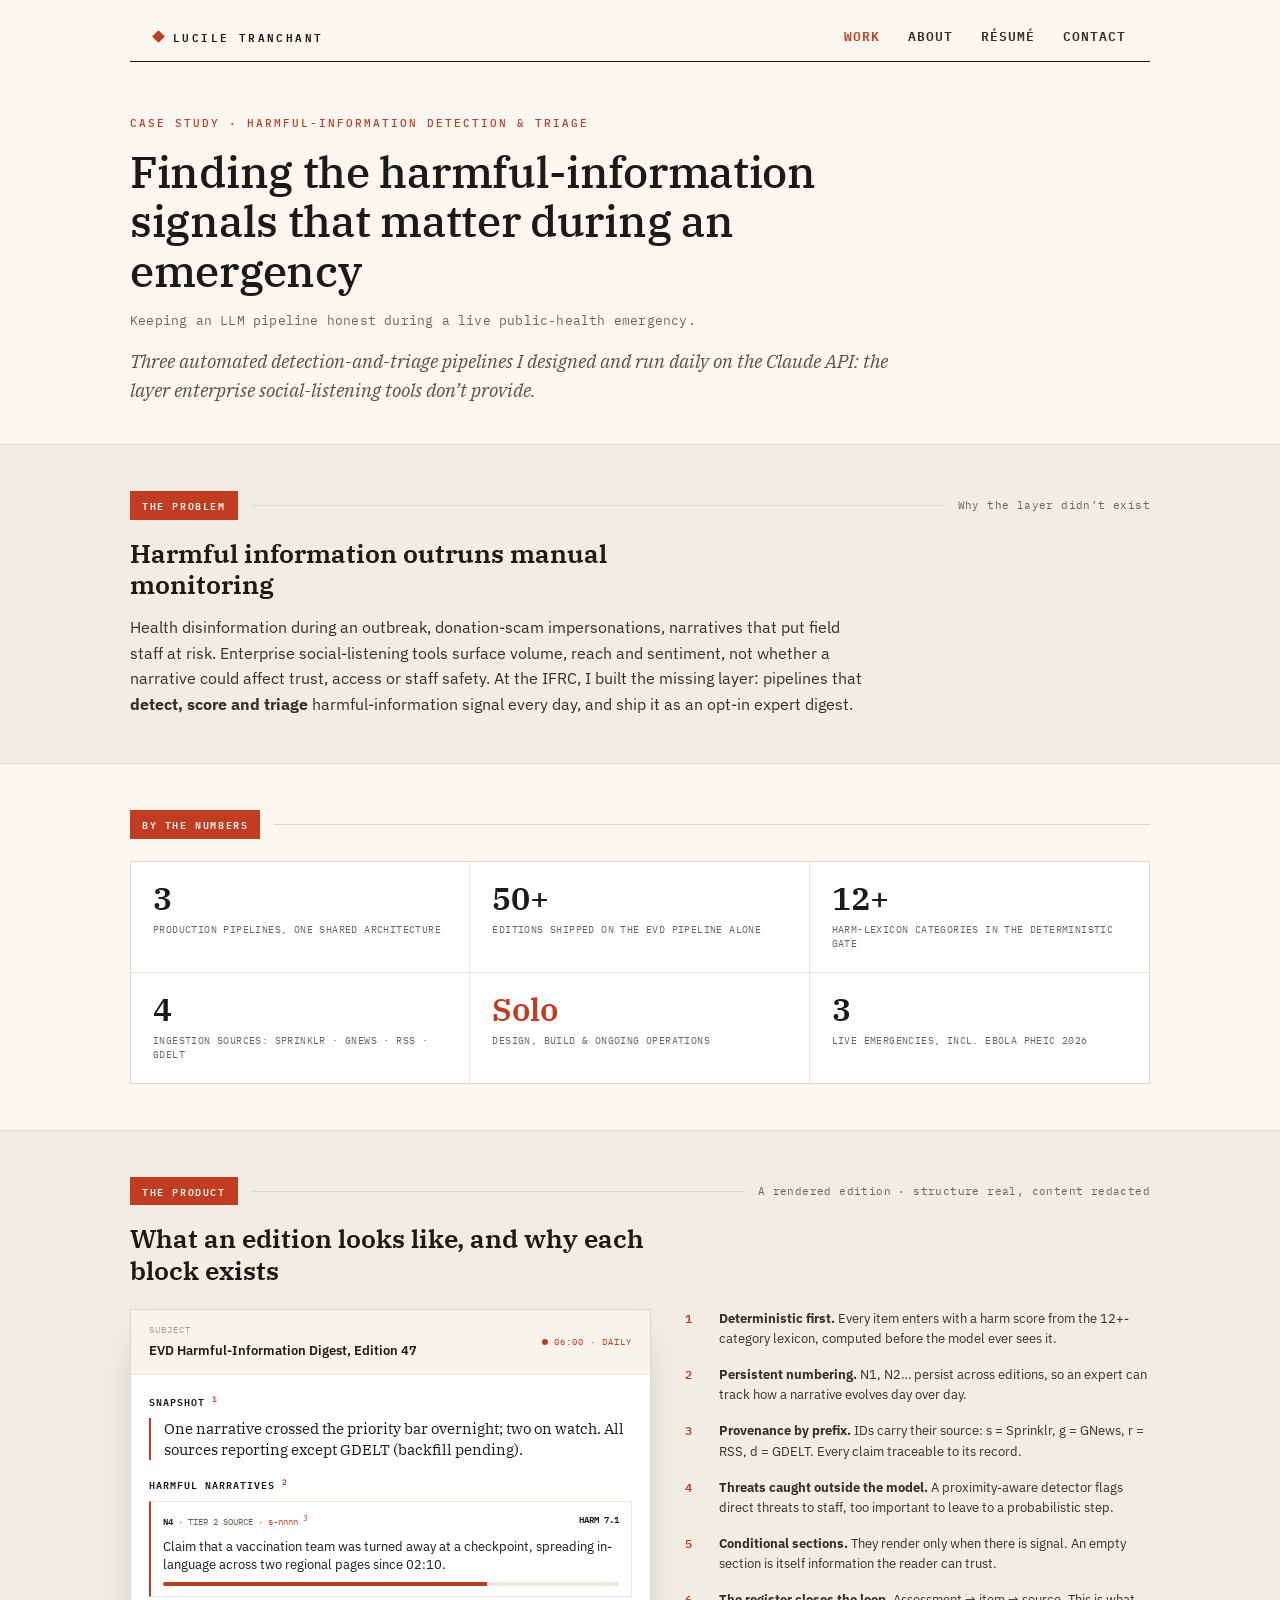
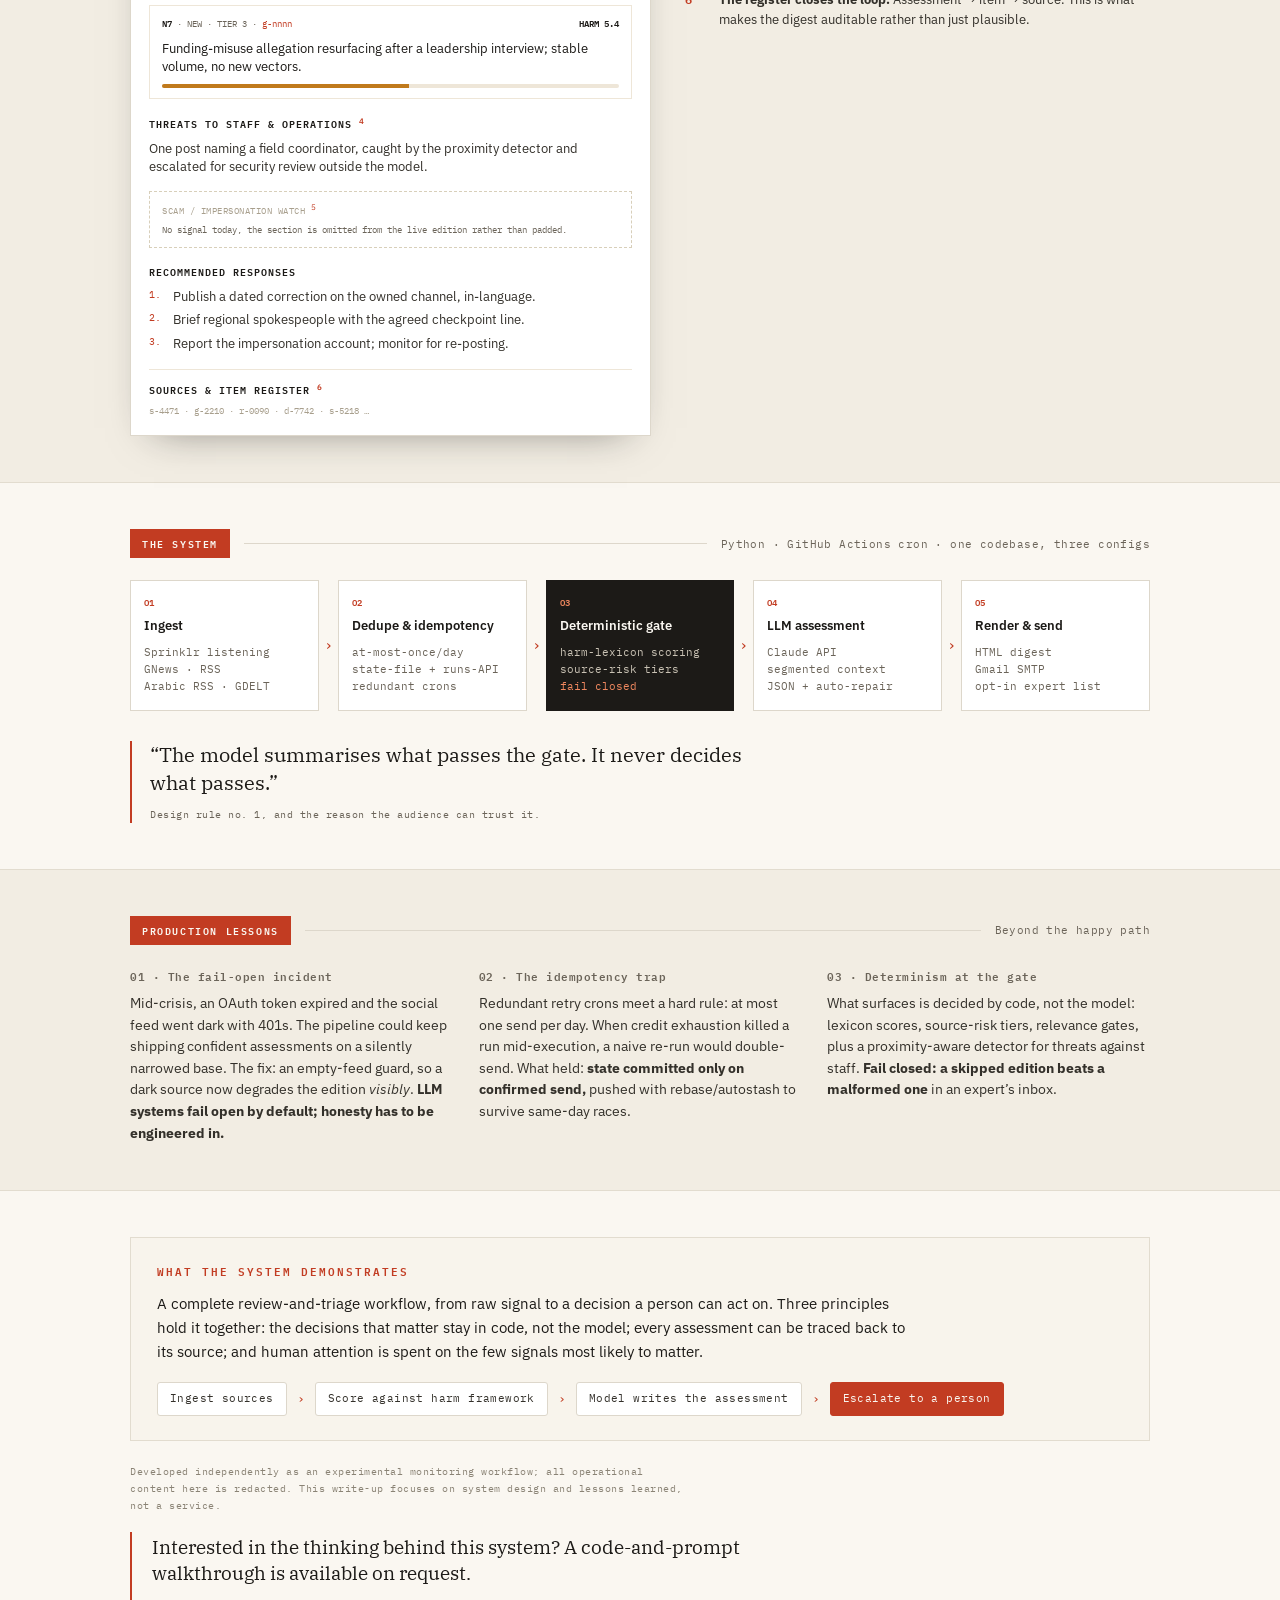
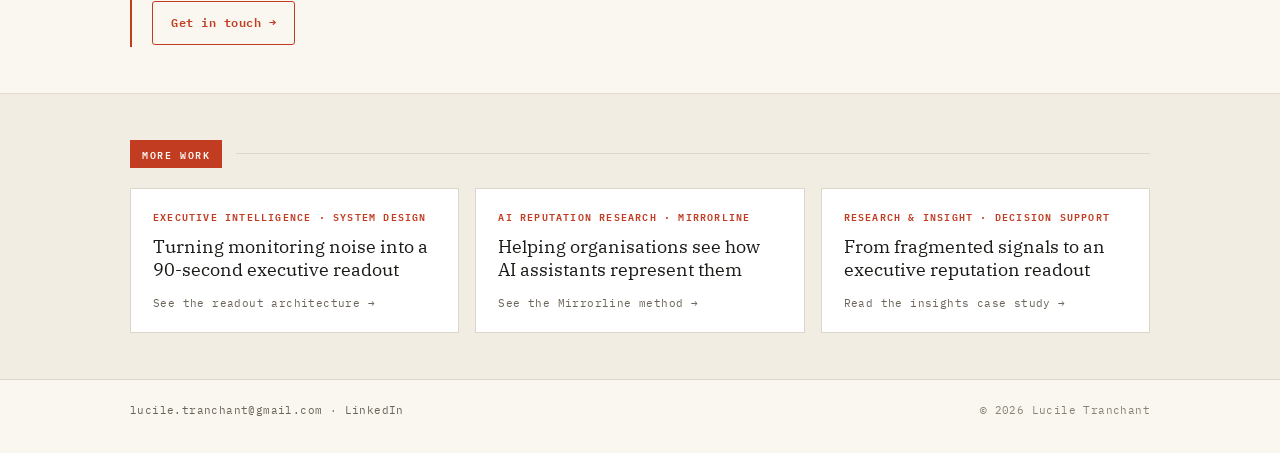
<file: work/harmful-information/index.html>
<!DOCTYPE html>
<html lang="en">
<head>
<meta charset="utf-8">
<meta name="viewport" content="width=device-width, initial-scale=1">
<title>Finding the harmful-information signals that matter during an emergency, Lucile Tranchant</title>
<meta name="description" content="A reliable, AI-assisted workflow turning fragmented daily monitoring into concise, traceable assessments for expert review.">
<meta property="og:type" content="website">
<meta property="og:site_name" content="Lucile Tranchant">
<meta property="og:title" content="Finding the harmful-information signals that matter during an emergency, Lucile Tranchant">
<meta property="og:description" content="A reliable, AI-assisted workflow turning fragmented daily monitoring into concise, traceable assessments for expert review.">
<meta property="og:url" content="https://luciletranchant.com/work/harmful-information/">
<meta property="og:image" content="https://luciletranchant.com/assets/og.png">
<meta property="og:image:width" content="1200">
<meta property="og:image:height" content="630">
<meta name="twitter:card" content="summary_large_image">
<meta name="twitter:title" content="Finding the harmful-information signals that matter during an emergency, Lucile Tranchant">
<meta name="twitter:description" content="A reliable, AI-assisted workflow turning fragmented daily monitoring into concise, traceable assessments for expert review.">
<meta name="twitter:image" content="https://luciletranchant.com/assets/og.png">
<link rel="icon" href="data:image/svg+xml,%3Csvg xmlns='http://www.w3.org/2000/svg' viewBox='0 0 16 16'%3E%3Crect x='4' y='4' width='8' height='8' fill='%23c23c22' transform='rotate(45 8 8)'/%3E%3C/svg%3E">
<link rel="preconnect" href="https://fonts.googleapis.com">
<link rel="preconnect" href="https://fonts.gstatic.com" crossorigin>
<link href="https://fonts.googleapis.com/css2?family=IBM+Plex+Serif:ital,wght@0,400;0,500;0,600;1,400&family=IBM+Plex+Sans:wght@400;500;600&family=IBM+Plex+Mono:wght@400;500;600&display=swap" rel="stylesheet">
<style>
body{margin:0;background:#faf7f1;color:#1c1a17;font-family:'IBM Plex Sans',system-ui,sans-serif;font-size:16px;line-height:1.65;}
a{color:#c23c22;text-decoration:none}a:hover{color:#8f2a15}
@keyframes lpulse{0%,100%{opacity:1}50%{opacity:.25}}
@keyframes lscan{0%{top:-4px;opacity:0}8%{opacity:.85}92%{opacity:.85}100%{top:100%;opacity:0}}
@keyframes barfill{from{transform:scaleX(0)}to{transform:scaleX(1)}}
</style>
</head>
<body>
<div style="max-width:1020px;margin:0 auto;">
  <header style="border-bottom:1.5px solid #1c1a17;padding:26px 24px 14px;display:flex;justify-content:space-between;align-items:center;gap:18px;flex-wrap:wrap;"><a href="/" style="display:flex;align-items:center;gap:10px;color:#1c1a17;"><span style="width:9px;height:9px;background:#c23c22;transform:rotate(45deg);display:inline-block;"></span><span style="font-family:'IBM Plex Mono',monospace;font-size:11px;font-weight:600;letter-spacing:2.4px;text-transform:uppercase;">Lucile Tranchant</span></a><nav style="display:flex;gap:28px;font-family:'IBM Plex Mono',monospace;font-size:13px;font-weight:600;letter-spacing:1px;text-transform:uppercase;color:#33302a;"><a href="/#work" style="color:#c23c22;">Work</a><a href="/about/" style="color:#33302a;">About</a><a href="/resume.pdf" target="_blank" rel="noopener" style="color:#33302a;">R&eacute;sum&eacute;</a><a href="/contact/" style="color:#33302a;">Contact</a></nav></header>
</div>

<section style="padding:52px 0 40px;"><div style="max-width:1020px;margin:0 auto;padding:0 24px;">
  <p style="font-family:'IBM Plex Mono',monospace;font-size:11px;font-weight:500;letter-spacing:2px;text-transform:uppercase;color:#c23c22;margin:0;">Case study &middot; Harmful-information detection &amp; triage</p>
  <h1 style="font-family:'IBM Plex Serif',serif;font-weight:500;font-size:clamp(30px,5vw,44px);line-height:1.13;letter-spacing:-.3px;margin:14px 0 0;max-width:17em;">Finding the harmful-information signals that matter during an emergency</h1>
  <p style="font-family:'IBM Plex Mono',monospace;font-size:13px;letter-spacing:.2px;color:#6b6459;margin:14px 0 0;">Keeping an LLM pipeline honest during a live public-health emergency.</p>
  <p style="font-family:'IBM Plex Serif',serif;font-style:italic;font-size:19px;line-height:1.5;color:#5a5348;margin:16px 0 0;max-width:40em;">Three automated detection-and-triage pipelines I designed and run daily on the Claude API: the layer enterprise social-listening tools don&rsquo;t provide.</p>
</div></section>

<section style="background:#f2ede3;border-top:1px solid #e2dccf;border-bottom:1px solid #e2dccf;padding:46px 0;"><div style="max-width:1020px;margin:0 auto;padding:0 24px;">
  <div style="display:flex;align-items:center;gap:14px;"><span style="background:#c23c22;color:#faf7f1;font-family:'IBM Plex Mono',monospace;font-size:10px;font-weight:600;letter-spacing:1.6px;text-transform:uppercase;padding:6px 12px;">The problem</span><span style="height:1px;flex:1;background:#ddd7cb;"></span><span style="font-family:'IBM Plex Mono',monospace;font-size:11px;letter-spacing:.4px;color:#6b6459;">Why the layer didn&rsquo;t exist</span></div>
  <h2 style="font-family:'IBM Plex Serif',serif;font-size:clamp(22px,3vw,26px);font-weight:600;margin:18px 0 0;line-height:1.22;max-width:20em;">Harmful information outruns manual monitoring</h2>
  <p style="font-size:16px;line-height:1.6;color:#33302a;margin:14px 0 0;max-width:46em;">Health disinformation during an outbreak, donation-scam impersonations, narratives that put field staff at risk. Enterprise social-listening tools surface volume, reach and sentiment, not whether a narrative could affect trust, access or staff safety. At the IFRC, I built the missing layer: pipelines that <strong>detect, score and triage</strong> harmful-information signal every day, and ship it as an opt-in expert digest.</p>
</div></section>

<section style="padding:46px 0;"><div style="max-width:1020px;margin:0 auto;padding:0 24px;">
  <div style="display:flex;align-items:center;gap:14px;"><span style="background:#c23c22;color:#faf7f1;font-family:'IBM Plex Mono',monospace;font-size:10px;font-weight:600;letter-spacing:1.6px;text-transform:uppercase;padding:6px 12px;">By the numbers</span><span style="height:1px;flex:1;background:#ddd7cb;"></span></div>
  <div style="display:grid;grid-template-columns:repeat(3,1fr);border:1px solid #ddd7cb;background:#fff;margin-top:22px;">
    <div style="padding:20px 22px;border-right:1px solid #eee6d8;border-bottom:1px solid #eee6d8;"><div style="font-family:'IBM Plex Serif',serif;font-size:32px;font-weight:600;color:#1c1a17;line-height:1;">3</div><div style="font-family:'IBM Plex Mono',monospace;font-size:10px;letter-spacing:.4px;text-transform:uppercase;color:#6b6459;margin-top:9px;line-height:1.45;">Production pipelines, one shared architecture</div></div>
    <div style="padding:20px 22px;border-right:1px solid #eee6d8;border-bottom:1px solid #eee6d8;"><div style="font-family:'IBM Plex Serif',serif;font-size:32px;font-weight:600;color:#1c1a17;line-height:1;">50+</div><div style="font-family:'IBM Plex Mono',monospace;font-size:10px;letter-spacing:.4px;text-transform:uppercase;color:#6b6459;margin-top:9px;line-height:1.45;">Editions shipped on the EVD pipeline alone</div></div>
    <div style="padding:20px 22px;border-bottom:1px solid #eee6d8;"><div style="font-family:'IBM Plex Serif',serif;font-size:32px;font-weight:600;color:#1c1a17;line-height:1;">12+</div><div style="font-family:'IBM Plex Mono',monospace;font-size:10px;letter-spacing:.4px;text-transform:uppercase;color:#6b6459;margin-top:9px;line-height:1.45;">Harm-lexicon categories in the deterministic gate</div></div>
    <div style="padding:20px 22px;border-right:1px solid #eee6d8;"><div style="font-family:'IBM Plex Serif',serif;font-size:32px;font-weight:600;color:#1c1a17;line-height:1;">4</div><div style="font-family:'IBM Plex Mono',monospace;font-size:10px;letter-spacing:.4px;text-transform:uppercase;color:#6b6459;margin-top:9px;line-height:1.45;">Ingestion sources: Sprinklr &middot; GNews &middot; RSS &middot; GDELT</div></div>
    <div style="padding:20px 22px;border-right:1px solid #eee6d8;"><div style="font-family:'IBM Plex Serif',serif;font-size:32px;font-weight:600;color:#c23c22;line-height:1;">Solo</div><div style="font-family:'IBM Plex Mono',monospace;font-size:10px;letter-spacing:.4px;text-transform:uppercase;color:#6b6459;margin-top:9px;line-height:1.45;">Design, build &amp; ongoing operations</div></div>
    <div style="padding:20px 22px;"><div style="font-family:'IBM Plex Serif',serif;font-size:32px;font-weight:600;color:#1c1a17;line-height:1;">3</div><div style="font-family:'IBM Plex Mono',monospace;font-size:10px;letter-spacing:.4px;text-transform:uppercase;color:#6b6459;margin-top:9px;line-height:1.45;">Live emergencies, incl. Ebola PHEIC 2026</div></div>
  </div>
</div></section>

<section style="background:#f2ede3;border-top:1px solid #e2dccf;border-bottom:1px solid #e2dccf;padding:46px 0;"><div style="max-width:1020px;margin:0 auto;padding:0 24px;">
  <div style="display:flex;align-items:center;gap:14px;"><span style="background:#c23c22;color:#faf7f1;font-family:'IBM Plex Mono',monospace;font-size:10px;font-weight:600;letter-spacing:1.6px;text-transform:uppercase;padding:6px 12px;">The product</span><span style="height:1px;flex:1;background:#ddd7cb;"></span><span style="font-family:'IBM Plex Mono',monospace;font-size:11px;letter-spacing:.4px;color:#6b6459;">A rendered edition &middot; structure real, content redacted</span></div>
  <h2 style="font-family:'IBM Plex Serif',serif;font-size:clamp(22px,3vw,26px);font-weight:600;margin:18px 0 4px;max-width:22em;line-height:1.22;">What an edition looks like, and why each block exists</h2>
  <div style="display:grid;grid-template-columns:1.12fr 1fr;gap:34px;align-items:start;margin-top:22px;">
    <div style="background:#fff;border:1px solid #ddd7cb;box-shadow:0 16px 40px -24px rgba(28,26,23,.55);">
      <div style="display:flex;justify-content:space-between;align-items:center;gap:12px;flex-wrap:wrap;border-bottom:1px solid #eee6d8;padding:13px 18px;background:#f8f4ec;"><div><div style="font-family:'IBM Plex Mono',monospace;font-size:8.5px;letter-spacing:1px;text-transform:uppercase;color:#a89f8d;">Subject</div><div style="font-size:13px;font-weight:600;margin-top:3px;">EVD Harmful-Information Digest, Edition 47</div></div><div style="font-family:'IBM Plex Mono',monospace;font-size:9px;letter-spacing:1px;text-transform:uppercase;color:#c23c22;"><span style="display:inline-block;width:6px;height:6px;border-radius:50%;background:#c23c22;margin-right:6px;animation:lpulse 1.6s ease-in-out infinite;"></span>06:00 &middot; daily</div></div>
      <div style="position:relative;overflow:hidden;padding:18px;display:flex;flex-direction:column;gap:16px;">
        <div style="position:absolute;left:0;right:0;top:-4px;height:2px;background:linear-gradient(90deg,transparent,rgba(194,60,34,.5),transparent);animation:lscan 7s linear infinite;pointer-events:none;z-index:5;"></div>
        <div><div style="font-family:'IBM Plex Mono',monospace;font-size:9.5px;letter-spacing:1px;text-transform:uppercase;font-weight:600;">Snapshot <sup style="color:#c23c22;">1</sup></div><p style="font-family:'IBM Plex Serif',serif;font-size:14.5px;line-height:1.45;margin:8px 0 0;border-left:2.5px solid #c23c22;padding-left:13px;">One narrative crossed the priority bar overnight; two on watch. All sources reporting except GDELT (backfill pending).</p></div>
        <div>
          <div style="font-family:'IBM Plex Mono',monospace;font-size:9.5px;letter-spacing:1px;text-transform:uppercase;font-weight:600;margin-bottom:8px;">Harmful narratives <sup style="color:#c23c22;">2</sup></div>
          <div style="border:1px solid #eee6d8;border-left:2px solid #c23c22;padding:10px 12px;">
            <div style="display:flex;justify-content:space-between;gap:10px;font-family:'IBM Plex Mono',monospace;font-size:9px;color:#6b6459;flex-wrap:wrap;"><span><span style="color:#1c1a17;font-weight:600;">N4</span> &middot; TIER 2 SOURCE &middot; <span style="color:#c23c22;">s-nnnn</span> <sup style="color:#c23c22;">3</sup></span><span style="color:#1c1a17;font-weight:600;">HARM 7.1</span></div>
            <p style="font-size:12.5px;line-height:1.45;margin:7px 0 0;">Claim that a vaccination team was turned away at a checkpoint, spreading in-language across two regional pages since 02:10.</p>
            <div style="height:4px;background:#eee6d8;border-radius:2px;margin-top:9px;overflow:hidden;"><div style="height:100%;width:71%;background:#c23c22;transform-origin:left;animation:barfill 1.1s ease forwards;"></div></div>
          </div>
          <div style="border:1px solid #eee6d8;padding:10px 12px;margin-top:8px;">
            <div style="display:flex;justify-content:space-between;gap:10px;font-family:'IBM Plex Mono',monospace;font-size:9px;color:#6b6459;flex-wrap:wrap;"><span><span style="color:#1c1a17;font-weight:600;">N7</span> &middot; NEW &middot; TIER 3 &middot; <span style="color:#c23c22;">g-nnnn</span></span><span style="color:#1c1a17;font-weight:600;">HARM 5.4</span></div>
            <p style="font-size:12.5px;line-height:1.45;margin:7px 0 0;">Funding-misuse allegation resurfacing after a leadership interview; stable volume, no new vectors.</p>
            <div style="height:4px;background:#eee6d8;border-radius:2px;margin-top:9px;overflow:hidden;"><div style="height:100%;width:54%;background:#c07a1c;transform-origin:left;animation:barfill 1.3s ease forwards;"></div></div>
          </div>
        </div>
        <div><div style="font-family:'IBM Plex Mono',monospace;font-size:9.5px;letter-spacing:1px;text-transform:uppercase;font-weight:600;">Threats to staff &amp; operations <sup style="color:#c23c22;">4</sup></div><p style="font-size:12.5px;line-height:1.45;margin:7px 0 0;color:#33302a;">One post naming a field coordinator, caught by the proximity detector and escalated for security review outside the model.</p></div>
        <div style="border:1px dashed #d8cfba;padding:9px 12px;"><div style="font-family:'IBM Plex Mono',monospace;font-size:9px;letter-spacing:.5px;text-transform:uppercase;color:#a89f8d;">Scam / impersonation watch <sup style="color:#c23c22;">5</sup></div><div style="font-family:'IBM Plex Mono',monospace;font-size:9px;color:#6b6459;margin-top:4px;">No signal today, the section is omitted from the live edition rather than padded.</div></div>
        <div><div style="font-family:'IBM Plex Mono',monospace;font-size:9.5px;letter-spacing:1px;text-transform:uppercase;font-weight:600;">Recommended responses</div>
          <div style="display:grid;grid-template-columns:16px 1fr;gap:8px;margin-top:8px;font-size:12.5px;line-height:1.42;color:#33302a;"><span style="font-family:'IBM Plex Mono',monospace;font-size:10px;color:#c23c22;">1.</span><span>Publish a dated correction on the owned channel, in-language.</span></div>
          <div style="display:grid;grid-template-columns:16px 1fr;gap:8px;margin-top:6px;font-size:12.5px;line-height:1.42;color:#33302a;"><span style="font-family:'IBM Plex Mono',monospace;font-size:10px;color:#c23c22;">2.</span><span>Brief regional spokespeople with the agreed checkpoint line.</span></div>
          <div style="display:grid;grid-template-columns:16px 1fr;gap:8px;margin-top:6px;font-size:12.5px;line-height:1.42;color:#33302a;"><span style="font-family:'IBM Plex Mono',monospace;font-size:10px;color:#c23c22;">3.</span><span>Report the impersonation account; monitor for re-posting.</span></div>
        </div>
        <div style="border-top:1px solid #eee6d8;padding-top:11px;"><div style="font-family:'IBM Plex Mono',monospace;font-size:9.5px;letter-spacing:1px;text-transform:uppercase;font-weight:600;">Sources &amp; item register <sup style="color:#c23c22;">6</sup></div><div style="font-family:'IBM Plex Mono',monospace;font-size:8.5px;color:#a89f8d;margin-top:6px;line-height:1.6;">s-4471 &middot; g-2210 &middot; r-0090 &middot; d-7742 &middot; s-5218 &hellip;</div></div>
      </div>
    </div>
    <div style="display:flex;flex-direction:column;gap:16px;">
      <div style="display:grid;grid-template-columns:22px 1fr;gap:12px;"><div style="font-family:'IBM Plex Mono',monospace;font-size:12px;color:#c23c22;font-weight:600;">1</div><p style="font-size:13px;line-height:1.55;margin:0;color:#33302a;"><strong>Deterministic first.</strong> Every item enters with a harm score from the 12+-category lexicon, computed before the model ever sees it.</p></div>
      <div style="display:grid;grid-template-columns:22px 1fr;gap:12px;"><div style="font-family:'IBM Plex Mono',monospace;font-size:12px;color:#c23c22;font-weight:600;">2</div><p style="font-size:13px;line-height:1.55;margin:0;color:#33302a;"><strong>Persistent numbering.</strong> N1, N2&hellip; persist across editions, so an expert can track how a narrative evolves day over day.</p></div>
      <div style="display:grid;grid-template-columns:22px 1fr;gap:12px;"><div style="font-family:'IBM Plex Mono',monospace;font-size:12px;color:#c23c22;font-weight:600;">3</div><p style="font-size:13px;line-height:1.55;margin:0;color:#33302a;"><strong>Provenance by prefix.</strong> IDs carry their source: s = Sprinklr, g = GNews, r = RSS, d = GDELT. Every claim traceable to its record.</p></div>
      <div style="display:grid;grid-template-columns:22px 1fr;gap:12px;"><div style="font-family:'IBM Plex Mono',monospace;font-size:12px;color:#c23c22;font-weight:600;">4</div><p style="font-size:13px;line-height:1.55;margin:0;color:#33302a;"><strong>Threats caught outside the model.</strong> A proximity-aware detector flags direct threats to staff, too important to leave to a probabilistic step.</p></div>
      <div style="display:grid;grid-template-columns:22px 1fr;gap:12px;"><div style="font-family:'IBM Plex Mono',monospace;font-size:12px;color:#c23c22;font-weight:600;">5</div><p style="font-size:13px;line-height:1.55;margin:0;color:#33302a;"><strong>Conditional sections.</strong> They render only when there is signal. An empty section is itself information the reader can trust.</p></div>
      <div style="display:grid;grid-template-columns:22px 1fr;gap:12px;"><div style="font-family:'IBM Plex Mono',monospace;font-size:12px;color:#c23c22;font-weight:600;">6</div><p style="font-size:13px;line-height:1.55;margin:0;color:#33302a;"><strong>The register closes the loop.</strong> Assessment &rarr; item &rarr; source. This is what makes the digest auditable rather than just plausible.</p></div>
    </div>
  </div>
</div></section>

<section style="padding:46px 0;"><div style="max-width:1020px;margin:0 auto;padding:0 24px;">
  <div style="display:flex;align-items:center;gap:14px;"><span style="background:#c23c22;color:#faf7f1;font-family:'IBM Plex Mono',monospace;font-size:10px;font-weight:600;letter-spacing:1.6px;text-transform:uppercase;padding:6px 12px;">The system</span><span style="height:1px;flex:1;background:#ddd7cb;"></span><span style="font-family:'IBM Plex Mono',monospace;font-size:11px;letter-spacing:.4px;color:#6b6459;">Python &middot; GitHub Actions cron &middot; one codebase, three configs</span></div>
  <div style="display:flex;align-items:stretch;margin-top:22px;flex-wrap:wrap;">
    <div style="flex:1;min-width:150px;background:#fff;border:1px solid #ddd7cb;padding:14px 13px 15px;"><div style="font-family:'IBM Plex Mono',monospace;font-size:9px;color:#c23c22;font-weight:600;">01</div><div style="font-size:12.5px;font-weight:600;margin-top:5px;">Ingest</div><div style="font-family:'IBM Plex Mono',monospace;font-size:10.5px;color:#6b6459;line-height:1.6;margin-top:9px;">Sprinklr listening<br>GNews &middot; RSS<br>Arabic RSS &middot; GDELT</div></div>
    <div style="display:flex;align-items:center;color:#c23c22;font-family:'IBM Plex Mono',monospace;font-size:15px;padding:0 5px;">&rsaquo;</div>
    <div style="flex:1;min-width:150px;background:#fff;border:1px solid #ddd7cb;padding:14px 13px 15px;"><div style="font-family:'IBM Plex Mono',monospace;font-size:9px;color:#c23c22;font-weight:600;">02</div><div style="font-size:12.5px;font-weight:600;margin-top:5px;">Dedupe &amp; idempotency</div><div style="font-family:'IBM Plex Mono',monospace;font-size:10.5px;color:#6b6459;line-height:1.6;margin-top:9px;">at-most-once/day<br>state-file + runs-API<br>redundant crons</div></div>
    <div style="display:flex;align-items:center;color:#c23c22;font-family:'IBM Plex Mono',monospace;font-size:15px;padding:0 5px;">&rsaquo;</div>
    <div style="flex:1;min-width:150px;background:#1c1a17;border:1px solid #1c1a17;padding:14px 13px 15px;"><div style="font-family:'IBM Plex Mono',monospace;font-size:9px;color:#f0885f;font-weight:600;">03</div><div style="font-size:12.5px;font-weight:600;margin-top:5px;color:#faf7f1;">Deterministic gate</div><div style="font-family:'IBM Plex Mono',monospace;font-size:10.5px;color:#c9c2b4;line-height:1.6;margin-top:9px;">harm-lexicon scoring<br>source-risk tiers<br><span style="color:#f0885f;">fail closed</span></div></div>
    <div style="display:flex;align-items:center;color:#c23c22;font-family:'IBM Plex Mono',monospace;font-size:15px;padding:0 5px;">&rsaquo;</div>
    <div style="flex:1;min-width:150px;background:#fff;border:1px solid #ddd7cb;padding:14px 13px 15px;"><div style="font-family:'IBM Plex Mono',monospace;font-size:9px;color:#c23c22;font-weight:600;">04</div><div style="font-size:12.5px;font-weight:600;margin-top:5px;">LLM assessment</div><div style="font-family:'IBM Plex Mono',monospace;font-size:10.5px;color:#6b6459;line-height:1.6;margin-top:9px;">Claude API<br>segmented context<br>JSON + auto-repair</div></div>
    <div style="display:flex;align-items:center;color:#c23c22;font-family:'IBM Plex Mono',monospace;font-size:15px;padding:0 5px;">&rsaquo;</div>
    <div style="flex:1;min-width:150px;background:#fff;border:1px solid #ddd7cb;padding:14px 13px 15px;"><div style="font-family:'IBM Plex Mono',monospace;font-size:9px;color:#c23c22;font-weight:600;">05</div><div style="font-size:12.5px;font-weight:600;margin-top:5px;">Render &amp; send</div><div style="font-family:'IBM Plex Mono',monospace;font-size:10.5px;color:#6b6459;line-height:1.6;margin-top:9px;">HTML digest<br>Gmail SMTP<br>opt-in expert list</div></div>
  </div>
  <blockquote style="margin:30px 0 0;border-left:2.5px solid #c23c22;padding-left:18px;max-width:40em;"><p style="font-family:'IBM Plex Serif',serif;font-size:clamp(17px,2.6vw,20px);line-height:1.4;margin:0;">&ldquo;The model summarises what passes the gate. It never decides what passes.&rdquo;</p><cite style="display:block;font-style:normal;font-family:'IBM Plex Mono',monospace;font-size:10px;letter-spacing:.5px;color:#6b6459;margin-top:10px;">Design rule no. 1, and the reason the audience can trust it.</cite></blockquote>
</div></section>

<section style="background:#f2ede3;border-top:1px solid #e2dccf;border-bottom:1px solid #e2dccf;padding:46px 0;"><div style="max-width:1020px;margin:0 auto;padding:0 24px;">
  <div style="display:flex;align-items:center;gap:14px;"><span style="background:#c23c22;color:#faf7f1;font-family:'IBM Plex Mono',monospace;font-size:10px;font-weight:600;letter-spacing:1.6px;text-transform:uppercase;padding:6px 12px;">Production lessons</span><span style="height:1px;flex:1;background:#ddd7cb;"></span><span style="font-family:'IBM Plex Mono',monospace;font-size:11px;letter-spacing:.4px;color:#6b6459;">Beyond the happy path</span></div>
  <div style="display:grid;grid-template-columns:repeat(3,1fr);gap:26px;margin-top:22px;">
    <div><div style="font-family:'IBM Plex Mono',monospace;font-size:10.5px;color:#6b6459;font-weight:600;letter-spacing:.5px;">01 &middot; The fail-open incident</div><p style="font-size:13.5px;line-height:1.6;color:#33302a;margin:9px 0 0;">Mid-crisis, an OAuth token expired and the social feed went dark with 401s. The pipeline could keep shipping confident assessments on a silently narrowed base. The fix: an empty-feed guard, so a dark source now degrades the edition <em>visibly</em>. <strong>LLM systems fail open by default; honesty has to be engineered in.</strong></p></div>
    <div><div style="font-family:'IBM Plex Mono',monospace;font-size:10.5px;color:#6b6459;font-weight:600;letter-spacing:.5px;">02 &middot; The idempotency trap</div><p style="font-size:13.5px;line-height:1.6;color:#33302a;margin:9px 0 0;">Redundant retry crons meet a hard rule: at most one send per day. When credit exhaustion killed a run mid-execution, a naive re-run would double-send. What held: <strong>state committed only on confirmed send,</strong> pushed with rebase/autostash to survive same-day races.</p></div>
    <div><div style="font-family:'IBM Plex Mono',monospace;font-size:10.5px;color:#6b6459;font-weight:600;letter-spacing:.5px;">03 &middot; Determinism at the gate</div><p style="font-size:13.5px;line-height:1.6;color:#33302a;margin:9px 0 0;">What surfaces is decided by code, not the model: lexicon scores, source-risk tiers, relevance gates, plus a proximity-aware detector for threats against staff. <strong>Fail closed: a skipped edition beats a malformed one</strong> in an expert&rsquo;s inbox.</p></div>
  </div>
</div></section>

<section style="padding:46px 0;"><div style="max-width:1020px;margin:0 auto;padding:0 24px;">
  <div style="background:#f8f4ec;border:1px solid #e2dccf;padding:24px 26px;"><div style="font-family:'IBM Plex Mono',monospace;font-size:11px;font-weight:600;letter-spacing:2px;text-transform:uppercase;color:#c23c22;">What the system demonstrates</div>
    <p style="font-size:15px;line-height:1.6;color:#1c1a17;margin:12px 0 0;max-width:50em;">A complete review-and-triage workflow, from raw signal to a decision a person can act on. Three principles hold it together: the decisions that matter stay in code, not the model; every assessment can be traced back to its source; and human attention is spent on the few signals most likely to matter.</p>
    <div style="display:flex;flex-wrap:wrap;align-items:center;gap:10px;margin-top:18px;">
      <span style="font-family:'IBM Plex Mono',monospace;font-size:10.5px;letter-spacing:.4px;color:#33302a;background:#fff;border:1px solid #ddd7cb;border-radius:3px;padding:7px 12px;">Ingest sources</span>
      <span style="color:#c23c22;font-family:'IBM Plex Mono',monospace;font-size:13px;">&rsaquo;</span>
      <span style="font-family:'IBM Plex Mono',monospace;font-size:10.5px;letter-spacing:.4px;color:#33302a;background:#fff;border:1px solid #ddd7cb;border-radius:3px;padding:7px 12px;">Score against harm framework</span>
      <span style="color:#c23c22;font-family:'IBM Plex Mono',monospace;font-size:13px;">&rsaquo;</span>
      <span style="font-family:'IBM Plex Mono',monospace;font-size:10.5px;letter-spacing:.4px;color:#33302a;background:#fff;border:1px solid #ddd7cb;border-radius:3px;padding:7px 12px;">Model writes the assessment</span>
      <span style="color:#c23c22;font-family:'IBM Plex Mono',monospace;font-size:13px;">&rsaquo;</span>
      <span style="font-family:'IBM Plex Mono',monospace;font-size:10.5px;letter-spacing:.4px;color:#faf7f1;background:#c23c22;border:1px solid #c23c22;border-radius:3px;padding:7px 12px;">Escalate to a person</span>
    </div>
  </div>
  <p style="font-family:'IBM Plex Mono',monospace;font-size:10px;letter-spacing:.5px;line-height:1.7;color:#8a8375;margin:22px 0 0;max-width:56em;">Developed independently as an experimental monitoring workflow; all operational content here is redacted. This write-up focuses on system design and lessons learned, not a service.</p>
  <div style="border-left:2.5px solid #c23c22;padding:2px 0 2px 20px;margin-top:18px;">
    <p style="font-family:'IBM Plex Serif',serif;font-size:19px;line-height:1.4;margin:0;max-width:34em;">Interested in the thinking behind this system? A code-and-prompt walkthrough is available on request.</p>
    <a href="mailto:lucile.tranchant@gmail.com" style="display:inline-block;margin-top:14px;font-family:'IBM Plex Mono',monospace;font-size:12px;font-weight:600;letter-spacing:.5px;color:#c23c22;border:1px solid #c23c22;border-radius:3px;padding:11px 18px;">Get in touch &rarr;</a>
  </div>
</div></section>

<section style="background:#f2ede3;border-top:1px solid #e2dccf;padding:46px 0;"><div style="max-width:1020px;margin:0 auto;padding:0 24px;">
  <div style="display:flex;align-items:center;gap:14px;"><span style="background:#c23c22;color:#faf7f1;font-family:'IBM Plex Mono',monospace;font-size:10px;font-weight:600;letter-spacing:1.6px;text-transform:uppercase;padding:6px 12px;">More work</span><span style="height:1px;flex:1;background:#ddd7cb;"></span></div>
  <div style="display:grid;grid-template-columns:repeat(3,1fr);gap:16px;margin-top:20px;">
    <a href="/work/digest-architecture/" style="display:flex;flex-direction:column;border:1px solid #ddd7cb;background:#fff;padding:20px 22px;text-decoration:none;"><div style="font-family:'IBM Plex Mono',monospace;font-size:9.5px;font-weight:600;letter-spacing:1.2px;text-transform:uppercase;color:#c23c22;">Executive intelligence &middot; System design</div><div style="font-family:'IBM Plex Serif',serif;font-size:18px;line-height:1.28;color:#1c1a17;margin:10px 0 0;">Turning monitoring noise into a 90-second executive readout</div><div style="font-family:'IBM Plex Mono',monospace;font-size:10.5px;letter-spacing:.4px;color:#6b6459;margin-top:14px;">See the readout architecture &rarr;</div></a>
    <a href="/work/mirrorline/" style="display:flex;flex-direction:column;border:1px solid #ddd7cb;background:#fff;padding:20px 22px;text-decoration:none;"><div style="font-family:'IBM Plex Mono',monospace;font-size:9.5px;font-weight:600;letter-spacing:1.2px;text-transform:uppercase;color:#c23c22;">AI reputation research &middot; Mirrorline</div><div style="font-family:'IBM Plex Serif',serif;font-size:18px;line-height:1.28;color:#1c1a17;margin:10px 0 0;">Helping organisations see how AI assistants represent them</div><div style="font-family:'IBM Plex Mono',monospace;font-size:10.5px;letter-spacing:.4px;color:#6b6459;margin-top:14px;">See the Mirrorline method &rarr;</div></a>
    <a href="/work/reputation-readout/" style="display:flex;flex-direction:column;border:1px solid #ddd7cb;background:#fff;padding:20px 22px;text-decoration:none;"><div style="font-family:'IBM Plex Mono',monospace;font-size:9.5px;font-weight:600;letter-spacing:1.2px;text-transform:uppercase;color:#c23c22;">Research &amp; insight &middot; Decision support</div><div style="font-family:'IBM Plex Serif',serif;font-size:18px;line-height:1.28;color:#1c1a17;margin:10px 0 0;">From fragmented signals to an executive reputation readout</div><div style="font-family:'IBM Plex Mono',monospace;font-size:10.5px;letter-spacing:.4px;color:#6b6459;margin-top:14px;">Read the insights case study &rarr;</div></a>
  </div>
</div></section>

<footer style="border-top:1px solid #ddd7cb;padding:22px 0 34px;"><div style="max-width:1020px;margin:0 auto;padding:0 24px;display:flex;justify-content:space-between;gap:14px;flex-wrap:wrap;font-family:'IBM Plex Mono',monospace;font-size:10.5px;letter-spacing:.4px;color:#8a8375;"><span><a href="mailto:lucile.tranchant@gmail.com" style="color:#6b6459;">lucile.tranchant@gmail.com</a> &middot; <a href="https://www.linkedin.com/in/luciletranchant" style="color:#6b6459;">LinkedIn</a></span><span>&copy; 2026 Lucile Tranchant</span></div></footer>

</body>
</html>
</file>
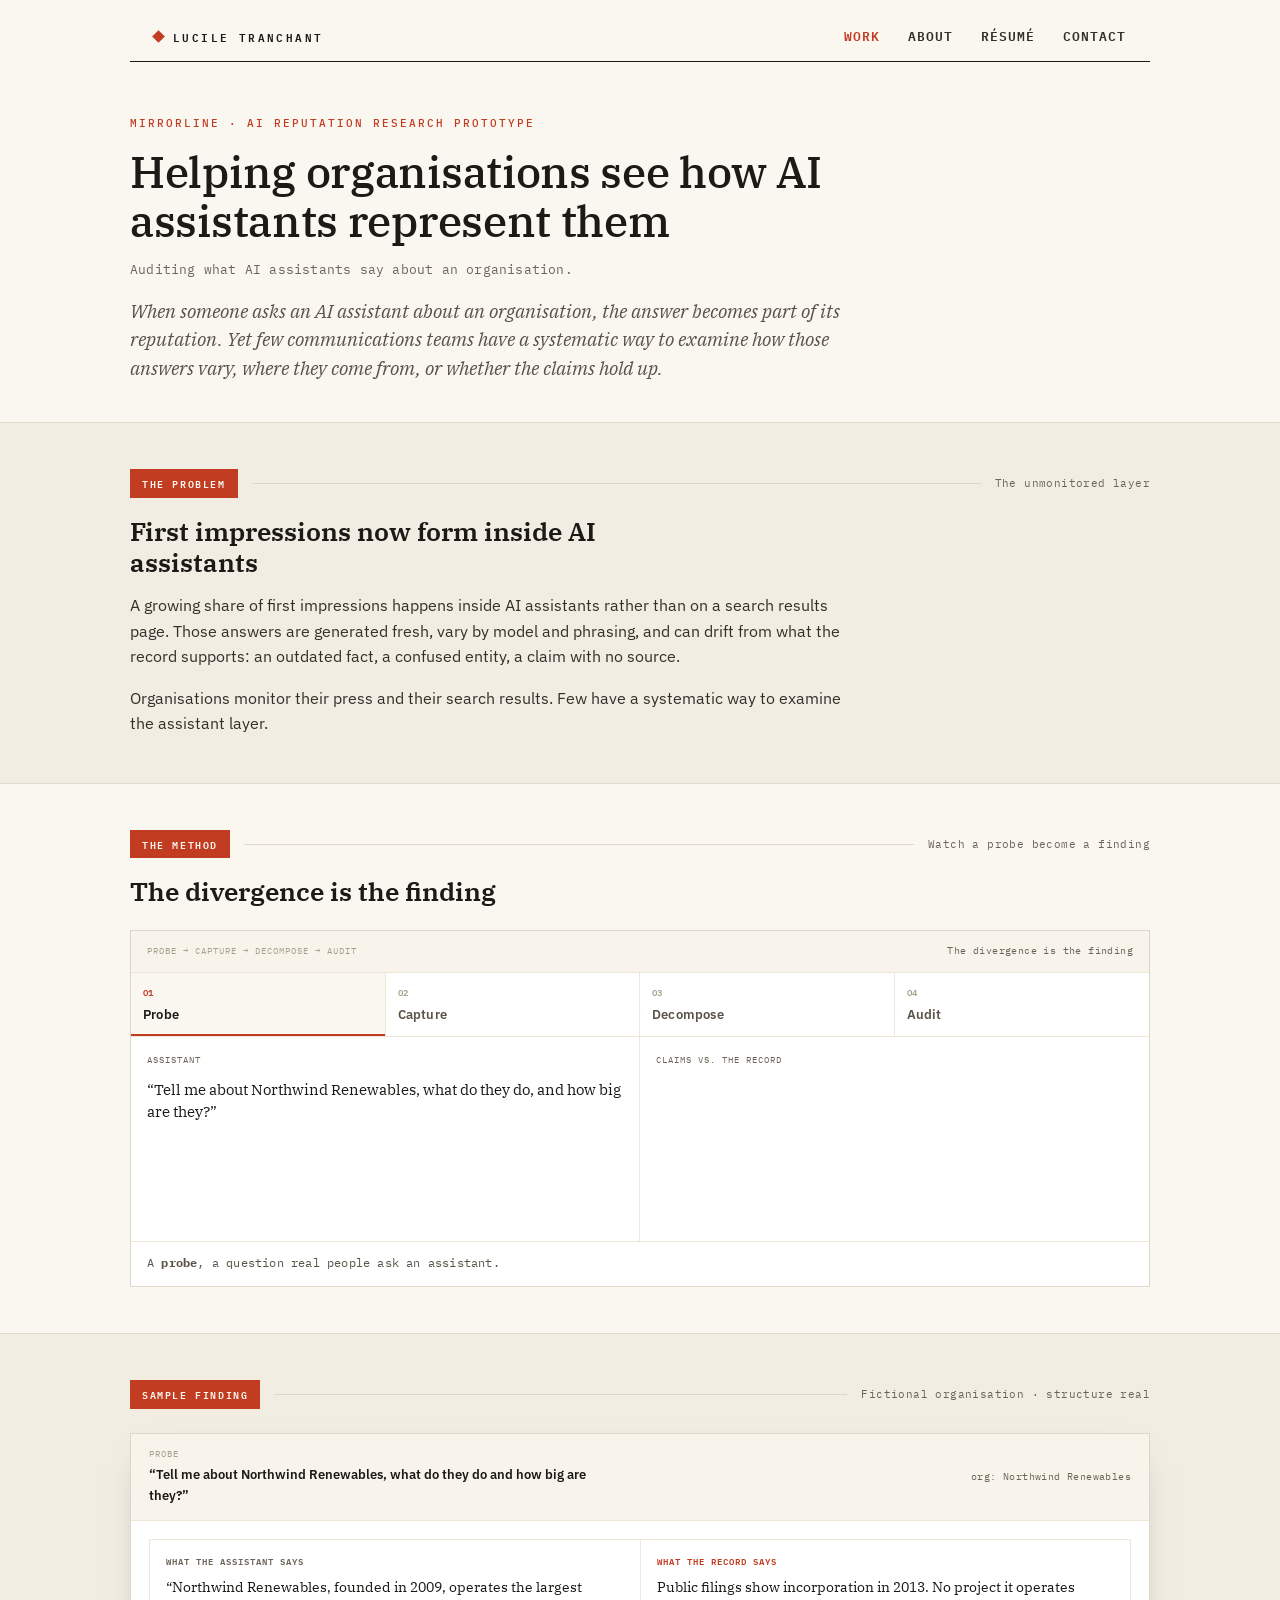
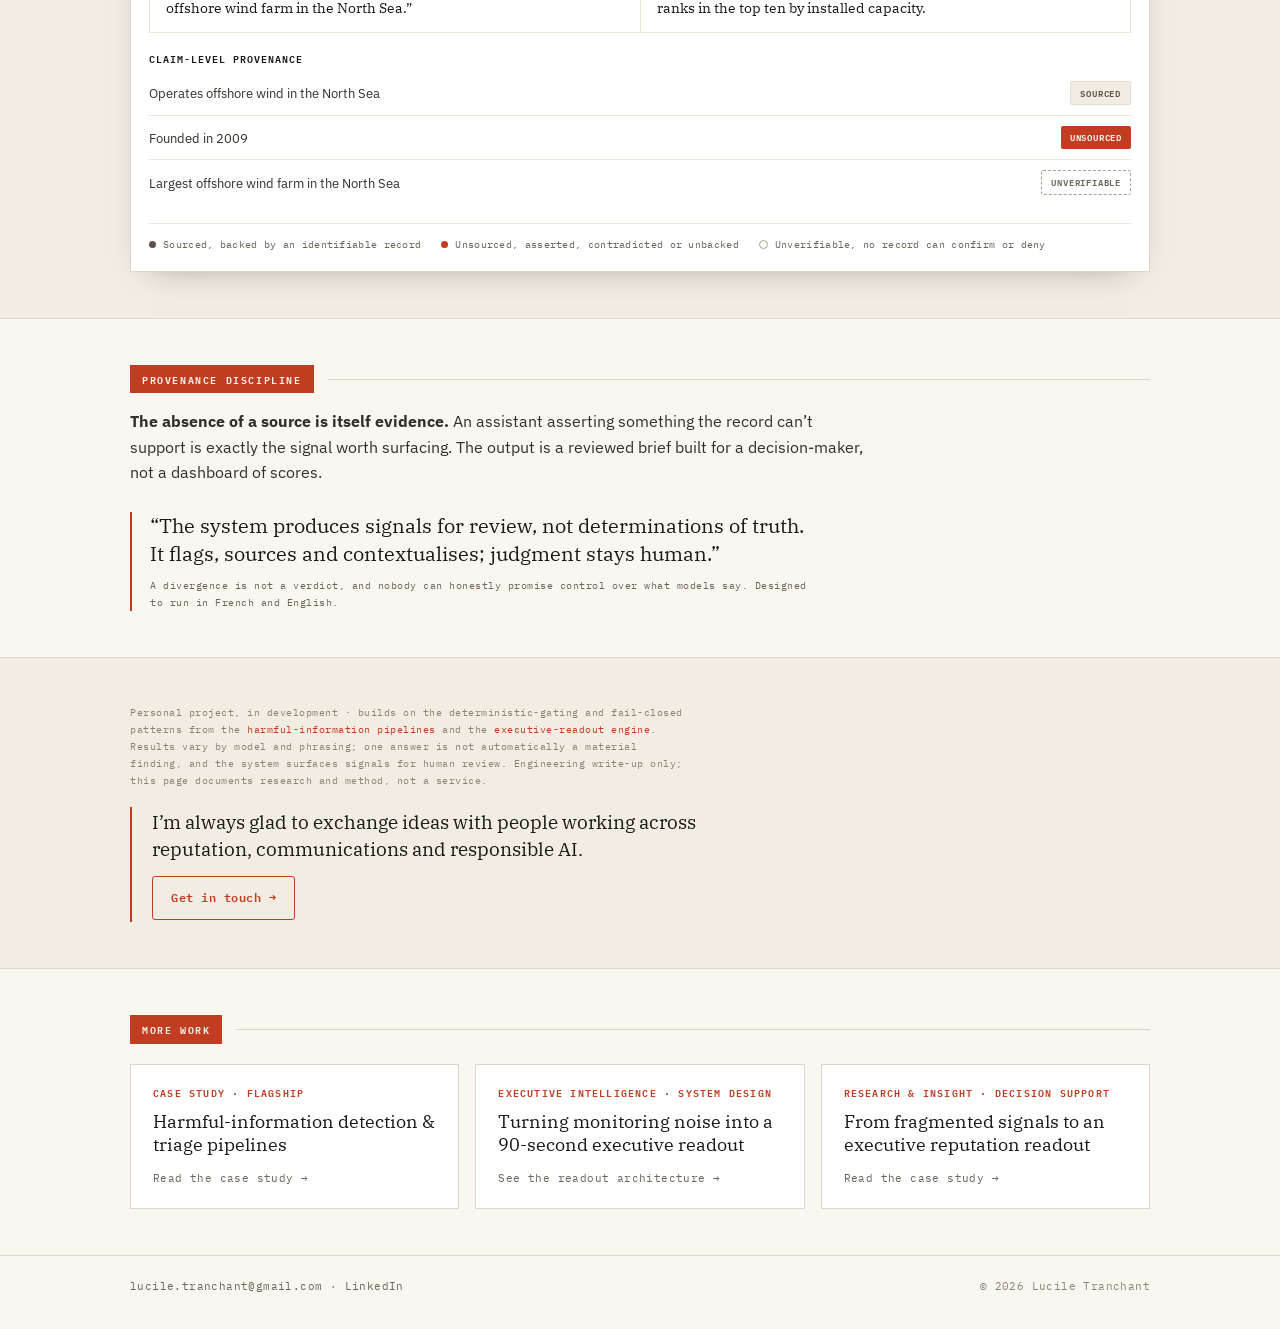
<file: work/mirrorline/index.html>
<!DOCTYPE html>
<html lang="en">
<head>
<meta charset="utf-8">
<meta name="viewport" content="width=device-width, initial-scale=1">
<title>Helping organisations see how AI assistants represent them, Lucile Tranchant</title>
<meta name="description" content="Structured probes to AI assistants about an organisation, audited against the public record. The divergence is the finding.">
<meta property="og:type" content="website">
<meta property="og:site_name" content="Lucile Tranchant">
<meta property="og:title" content="Helping organisations see how AI assistants represent them, Lucile Tranchant">
<meta property="og:description" content="Structured probes to AI assistants about an organisation, audited against the public record. The divergence is the finding.">
<meta property="og:url" content="https://luciletranchant.com/work/mirrorline/">
<meta property="og:image" content="https://luciletranchant.com/assets/og.png">
<meta property="og:image:width" content="1200">
<meta property="og:image:height" content="630">
<meta name="twitter:card" content="summary_large_image">
<meta name="twitter:title" content="Helping organisations see how AI assistants represent them, Lucile Tranchant">
<meta name="twitter:description" content="Structured probes to AI assistants about an organisation, audited against the public record. The divergence is the finding.">
<meta name="twitter:image" content="https://luciletranchant.com/assets/og.png">
<link rel="icon" href="data:image/svg+xml,%3Csvg xmlns='http://www.w3.org/2000/svg' viewBox='0 0 16 16'%3E%3Crect x='4' y='4' width='8' height='8' fill='%23c23c22' transform='rotate(45 8 8)'/%3E%3C/svg%3E">
<link rel="preconnect" href="https://fonts.googleapis.com">
<link rel="preconnect" href="https://fonts.gstatic.com" crossorigin>
<link href="https://fonts.googleapis.com/css2?family=IBM+Plex+Serif:ital,wght@0,400;0,500;0,600;1,400&family=IBM+Plex+Sans:wght@400;500;600&family=IBM+Plex+Mono:wght@400;500;600&display=swap" rel="stylesheet">
<style>
body{margin:0;background:#faf7f1;color:#1c1a17;font-family:'IBM Plex Sans',system-ui,sans-serif;font-size:16px;line-height:1.65;}
a{color:#c23c22;text-decoration:none}a:hover{color:#8f2a15}
</style>
</head>
<body>
<div style="max-width:1020px;margin:0 auto;">
  <header style="border-bottom:1.5px solid #1c1a17;padding:26px 24px 14px;display:flex;justify-content:space-between;align-items:center;gap:18px;flex-wrap:wrap;"><a href="/" style="display:flex;align-items:center;gap:10px;color:#1c1a17;"><span style="width:9px;height:9px;background:#c23c22;transform:rotate(45deg);display:inline-block;"></span><span style="font-family:'IBM Plex Mono',monospace;font-size:11px;font-weight:600;letter-spacing:2.4px;text-transform:uppercase;">Lucile Tranchant</span></a><nav style="display:flex;gap:28px;font-family:'IBM Plex Mono',monospace;font-size:13px;font-weight:600;letter-spacing:1px;text-transform:uppercase;color:#33302a;"><a href="/#work" style="color:#c23c22;">Work</a><a href="/about/" style="color:#33302a;">About</a><a href="/resume.pdf" target="_blank" rel="noopener" style="color:#33302a;">R&eacute;sum&eacute;</a><a href="/contact/" style="color:#33302a;">Contact</a></nav></header>
</div>

<section style="padding:52px 0 40px;"><div style="max-width:1020px;margin:0 auto;padding:0 24px;">
  <p style="font-family:'IBM Plex Mono',monospace;font-size:11px;font-weight:500;letter-spacing:2px;text-transform:uppercase;color:#c23c22;margin:0;">Mirrorline &middot; AI Reputation Research Prototype</p>
  <h1 style="font-family:'IBM Plex Serif',serif;font-weight:500;font-size:clamp(30px,5vw,44px);line-height:1.12;letter-spacing:-.3px;margin:14px 0 0;max-width:17em;">Helping organisations see how AI assistants represent them</h1>
  <p style="font-family:'IBM Plex Mono',monospace;font-size:13px;letter-spacing:.2px;color:#6b6459;margin:14px 0 0;">Auditing what AI assistants say about an organisation.</p>
  <p style="font-family:'IBM Plex Serif',serif;font-style:italic;font-size:19px;line-height:1.5;color:#5a5348;margin:16px 0 0;max-width:40em;">When someone asks an AI assistant about an organisation, the answer becomes part of its reputation. Yet few communications teams have a systematic way to examine how those answers vary, where they come from, or whether the claims hold up.</p>
</div></section>

<section style="background:#f2ede3;border-top:1px solid #e2dccf;border-bottom:1px solid #e2dccf;padding:46px 0;"><div style="max-width:1020px;margin:0 auto;padding:0 24px;">
  <div style="display:flex;align-items:center;gap:14px;"><span style="background:#c23c22;color:#faf7f1;font-family:'IBM Plex Mono',monospace;font-size:10px;font-weight:600;letter-spacing:1.6px;text-transform:uppercase;padding:6px 12px;">The problem</span><span style="height:1px;flex:1;background:#ddd7cb;"></span><span style="font-family:'IBM Plex Mono',monospace;font-size:11px;letter-spacing:.4px;color:#6b6459;">The unmonitored layer</span></div>
  <h2 style="font-family:'IBM Plex Serif',serif;font-size:clamp(22px,3vw,26px);font-weight:600;margin:18px 0 0;line-height:1.22;max-width:22em;">First impressions now form inside AI assistants</h2>
  <p style="font-size:16px;line-height:1.6;color:#33302a;margin:14px 0 0;max-width:46em;">A growing share of first impressions happens inside AI assistants rather than on a search results page. Those answers are generated fresh, vary by model and phrasing, and can drift from what the record supports: an outdated fact, a confused entity, a claim with no source.</p>
  <p style="font-size:16px;line-height:1.6;color:#33302a;margin:1em 0 0;max-width:46em;">Organisations monitor their press and their search results. Few have a systematic way to examine the assistant layer.</p>
</div></section>

<section style="padding:46px 0;"><div style="max-width:1020px;margin:0 auto;padding:0 24px;">
  <div style="display:flex;align-items:center;gap:14px;"><span style="background:#c23c22;color:#faf7f1;font-family:'IBM Plex Mono',monospace;font-size:10px;font-weight:600;letter-spacing:1.6px;text-transform:uppercase;padding:6px 12px;">The method</span><span style="height:1px;flex:1;background:#ddd7cb;"></span><span style="font-family:'IBM Plex Mono',monospace;font-size:11px;letter-spacing:.4px;color:#6b6459;">Watch a probe become a finding</span></div>
  <h2 style="font-family:'IBM Plex Serif',serif;font-size:clamp(22px,3vw,26px);font-weight:600;margin:18px 0 0;line-height:1.22;max-width:22em;">The divergence is the finding</h2>
  <div style="margin-top:22px;border:1px solid #ddd7cb;background:#fff;">
    <div style="display:flex;justify-content:space-between;align-items:baseline;gap:12px;flex-wrap:wrap;padding:12px 16px;border-bottom:1px solid #eee6d8;background:#f8f4ec;"><span style="font-family:'IBM Plex Mono',monospace;font-size:9px;letter-spacing:1px;text-transform:uppercase;color:#a89f8d;">Probe &rarr; Capture &rarr; Decompose &rarr; Audit</span><span style="font-family:'IBM Plex Mono',monospace;font-size:10px;letter-spacing:.4px;color:#6b6459;">The divergence is the finding</span></div>
    <div id="mir-stages" style="display:grid;grid-template-columns:repeat(4,1fr);border-bottom:1px solid #eee6d8;">
      <div style="padding:12px;border-right:1px solid #eee6d8;position:relative;transition:background .3s ease;"><div class="num" style="font-family:'IBM Plex Mono',monospace;font-size:9px;color:#a89f8d;font-weight:600;transition:color .3s;">01</div><div class="nm" style="font-size:12.5px;font-weight:600;margin-top:4px;letter-spacing:.2px;color:#5a5348;transition:color .3s;">Probe</div><div class="tick" style="position:absolute;left:0;bottom:0;height:2px;width:0;background:#c23c22;transition:width .45s ease;"></div></div>
      <div style="padding:12px;border-right:1px solid #eee6d8;position:relative;transition:background .3s ease;"><div class="num" style="font-family:'IBM Plex Mono',monospace;font-size:9px;color:#a89f8d;font-weight:600;transition:color .3s;">02</div><div class="nm" style="font-size:12.5px;font-weight:600;margin-top:4px;letter-spacing:.2px;color:#5a5348;transition:color .3s;">Capture</div><div class="tick" style="position:absolute;left:0;bottom:0;height:2px;width:0;background:#c23c22;transition:width .45s ease;"></div></div>
      <div style="padding:12px;border-right:1px solid #eee6d8;position:relative;transition:background .3s ease;"><div class="num" style="font-family:'IBM Plex Mono',monospace;font-size:9px;color:#a89f8d;font-weight:600;transition:color .3s;">03</div><div class="nm" style="font-size:12.5px;font-weight:600;margin-top:4px;letter-spacing:.2px;color:#5a5348;transition:color .3s;">Decompose</div><div class="tick" style="position:absolute;left:0;bottom:0;height:2px;width:0;background:#c23c22;transition:width .45s ease;"></div></div>
      <div style="padding:12px;position:relative;transition:background .3s ease;"><div class="num" style="font-family:'IBM Plex Mono',monospace;font-size:9px;color:#a89f8d;font-weight:600;transition:color .3s;">04</div><div class="nm" style="font-size:12.5px;font-weight:600;margin-top:4px;letter-spacing:.2px;color:#5a5348;transition:color .3s;">Audit</div><div class="tick" style="position:absolute;left:0;bottom:0;height:2px;width:0;background:#c23c22;transition:width .45s ease;"></div></div>
    </div>
    <div style="display:grid;grid-template-columns:1fr 1fr;min-height:204px;">
      <div style="padding:16px;border-right:1px solid #eee6d8;">
        <div style="font-family:'IBM Plex Mono',monospace;font-size:9px;letter-spacing:1px;text-transform:uppercase;color:#6b6459;">Assistant</div>
        <div id="mir-q" style="font-family:'IBM Plex Serif',serif;font-size:15px;line-height:1.45;color:#1c1a17;margin-top:11px;opacity:0;transition:opacity .5s ease;">&ldquo;Tell me about Northwind Renewables, what do they do, and how big are they?&rdquo;</div>
        <div id="mir-a" style="font-family:'IBM Plex Serif',serif;font-size:13.5px;line-height:1.5;color:#5a5348;margin-top:13px;opacity:0;transition:opacity .5s ease;">&ldquo;Northwind Renewables, founded in 2009, operates the largest offshore wind farm in the North Sea.&rdquo;</div>
      </div>
      <div id="mir-claims" style="padding:16px;display:flex;flex-direction:column;gap:8px;">
        <div style="font-family:'IBM Plex Mono',monospace;font-size:9px;letter-spacing:1px;text-transform:uppercase;color:#6b6459;">Claims vs. the record</div>
        <div class="cr" style="display:flex;justify-content:space-between;align-items:center;gap:10px;border:1px solid #eee6d8;padding:8px 10px;opacity:0;transform:translateX(12px);transition:opacity .4s ease,transform .4s ease;"><span style="font-size:11.5px;line-height:1.35;color:#33302a;">Operates offshore wind in the North Sea</span><span class="chip" style="font-family:'IBM Plex Mono',monospace;font-size:8.5px;font-weight:600;letter-spacing:.7px;text-transform:uppercase;padding:3px 8px;border-radius:2px;white-space:nowrap;background:#f2ede3;color:#5a5348;border:1px solid #e2dccf;opacity:0;transform:scale(.55);transition:opacity .25s ease,transform .25s cubic-bezier(.3,1.5,.5,1);">Sourced</span></div>
        <div class="cr" style="display:flex;justify-content:space-between;align-items:center;gap:10px;border:1px solid #eee6d8;border-left:2px solid #c23c22;padding:8px 10px;opacity:0;transform:translateX(12px);transition:opacity .4s ease,transform .4s ease;"><span style="font-size:11.5px;line-height:1.35;color:#33302a;">Founded in 2009</span><span class="chip" style="font-family:'IBM Plex Mono',monospace;font-size:8.5px;font-weight:600;letter-spacing:.7px;text-transform:uppercase;padding:3px 8px;border-radius:2px;white-space:nowrap;background:#c23c22;color:#faf7f1;opacity:0;transform:scale(.55);transition:opacity .25s ease,transform .25s cubic-bezier(.3,1.5,.5,1);">Unsourced</span></div>
        <div class="cr" style="display:flex;justify-content:space-between;align-items:center;gap:10px;border:1px solid #eee6d8;padding:8px 10px;opacity:0;transform:translateX(12px);transition:opacity .4s ease,transform .4s ease;"><span style="font-size:11.5px;line-height:1.35;color:#33302a;">Largest offshore wind farm in the North Sea</span><span class="chip" style="font-family:'IBM Plex Mono',monospace;font-size:8.5px;font-weight:600;letter-spacing:.7px;text-transform:uppercase;padding:3px 8px;border-radius:2px;white-space:nowrap;background:transparent;color:#6b6459;border:1px dashed #a89f8d;opacity:0;transform:scale(.55);transition:opacity .25s ease,transform .25s cubic-bezier(.3,1.5,.5,1);">Unverifiable</span></div>
      </div>
    </div>
    <div id="mir-status" style="border-top:1px solid #eee6d8;padding:12px 16px;font-family:'IBM Plex Mono',monospace;font-size:11.5px;letter-spacing:.2px;color:#5a5348;min-height:20px;line-height:1.5;">A probe, a question real people ask an assistant.</div>
  </div>
</div></section>

<section style="background:#f2ede3;border-top:1px solid #e2dccf;border-bottom:1px solid #e2dccf;padding:46px 0;"><div style="max-width:1020px;margin:0 auto;padding:0 24px;">
  <div style="display:flex;align-items:center;gap:14px;"><span style="background:#c23c22;color:#faf7f1;font-family:'IBM Plex Mono',monospace;font-size:10px;font-weight:600;letter-spacing:1.6px;text-transform:uppercase;padding:6px 12px;">Sample finding</span><span style="height:1px;flex:1;background:#ddd7cb;"></span><span style="font-family:'IBM Plex Mono',monospace;font-size:11px;letter-spacing:.4px;color:#6b6459;">Fictional organisation &middot; structure real</span></div>
  <div style="background:#fff;border:1px solid #ddd7cb;box-shadow:0 12px 34px -22px rgba(28,26,23,.5);margin-top:24px;">
    <div style="display:flex;justify-content:space-between;gap:12px;flex-wrap:wrap;border-bottom:1px solid #eee6d8;padding:13px 18px;background:#f8f4ec;"><div><div style="font-family:'IBM Plex Mono',monospace;font-size:8.5px;letter-spacing:1px;text-transform:uppercase;color:#a89f8d;">Probe</div><div style="font-size:13px;font-weight:600;margin-top:3px;max-width:34em;">&ldquo;Tell me about Northwind Renewables, what do they do and how big are they?&rdquo;</div></div><div style="font-family:'IBM Plex Mono',monospace;font-size:9.5px;letter-spacing:.4px;color:#6b6459;align-self:center;">org: Northwind Renewables</div></div>
    <div style="padding:18px;display:flex;flex-direction:column;gap:18px;">
      <div style="display:grid;grid-template-columns:1fr 1fr;border:1px solid #eee6d8;">
        <div style="padding:14px 16px;"><div style="font-family:'IBM Plex Mono',monospace;font-size:9px;font-weight:600;letter-spacing:1px;text-transform:uppercase;color:#6b6459;">What the assistant says</div><p style="font-family:'IBM Plex Serif',serif;font-size:13.5px;line-height:1.5;margin:9px 0 0;">&ldquo;Northwind Renewables, founded in 2009, operates the largest offshore wind farm in the North Sea.&rdquo;</p></div>
        <div style="padding:14px 16px;border-left:1px solid #eee6d8;"><div style="font-family:'IBM Plex Mono',monospace;font-size:9px;font-weight:600;letter-spacing:1px;text-transform:uppercase;color:#c23c22;">What the record says</div><p style="font-family:'IBM Plex Serif',serif;font-size:13.5px;line-height:1.5;margin:9px 0 0;">Public filings show incorporation in 2013. No project it operates ranks in the top ten by installed capacity.</p></div>
      </div>
      <div>
        <div style="font-family:'IBM Plex Mono',monospace;font-size:9.5px;letter-spacing:1px;text-transform:uppercase;font-weight:600;margin-bottom:4px;">Claim-level provenance</div>
        <div style="display:flex;flex-direction:column;">
          <div style="display:grid;grid-template-columns:1fr auto;gap:14px;align-items:center;padding:10px 0;"><span style="font-size:12.5px;line-height:1.45;color:#33302a;">Operates offshore wind in the North Sea</span><span style="font-family:'IBM Plex Mono',monospace;font-size:9px;font-weight:600;letter-spacing:.8px;text-transform:uppercase;padding:4px 9px;border-radius:2px;white-space:nowrap;background:#f2ede3;color:#5a5348;border:1px solid #e2dccf;">Sourced</span></div>
          <div style="display:grid;grid-template-columns:1fr auto;gap:14px;align-items:center;padding:10px 0;border-top:1px solid #eee6d8;"><span style="font-size:12.5px;line-height:1.45;color:#33302a;">Founded in 2009</span><span style="font-family:'IBM Plex Mono',monospace;font-size:9px;font-weight:600;letter-spacing:.8px;text-transform:uppercase;padding:4px 9px;border-radius:2px;white-space:nowrap;background:#c23c22;color:#faf7f1;">Unsourced</span></div>
          <div style="display:grid;grid-template-columns:1fr auto;gap:14px;align-items:center;padding:10px 0;border-top:1px solid #eee6d8;"><span style="font-size:12.5px;line-height:1.45;color:#33302a;">Largest offshore wind farm in the North Sea</span><span style="font-family:'IBM Plex Mono',monospace;font-size:9px;font-weight:600;letter-spacing:.8px;text-transform:uppercase;padding:4px 9px;border-radius:2px;white-space:nowrap;background:transparent;color:#6b6459;border:1px dashed #a89f8d;">Unverifiable</span></div>
        </div>
      </div>
      <div style="display:flex;flex-wrap:wrap;gap:6px 20px;border-top:1px solid #eee6d8;padding-top:13px;">
        <span style="display:flex;align-items:center;gap:7px;font-family:'IBM Plex Mono',monospace;font-size:9.5px;letter-spacing:.3px;color:#6b6459;"><span style="width:7px;height:7px;border-radius:50%;background:#5a5348;"></span>Sourced, backed by an identifiable record</span>
        <span style="display:flex;align-items:center;gap:7px;font-family:'IBM Plex Mono',monospace;font-size:9.5px;letter-spacing:.3px;color:#6b6459;"><span style="width:7px;height:7px;border-radius:50%;background:#c23c22;"></span>Unsourced, asserted, contradicted or unbacked</span>
        <span style="display:flex;align-items:center;gap:7px;font-family:'IBM Plex Mono',monospace;font-size:9.5px;letter-spacing:.3px;color:#6b6459;"><span style="width:7px;height:7px;border-radius:50%;background:transparent;border:1px solid #a89f8d;"></span>Unverifiable, no record can confirm or deny</span>
      </div>
    </div>
  </div>
</div></section>

<section style="padding:46px 0;"><div style="max-width:1020px;margin:0 auto;padding:0 24px;">
  <div style="display:flex;align-items:center;gap:14px;"><span style="background:#c23c22;color:#faf7f1;font-family:'IBM Plex Mono',monospace;font-size:10px;font-weight:600;letter-spacing:1.6px;text-transform:uppercase;padding:6px 12px;">Provenance discipline</span><span style="height:1px;flex:1;background:#ddd7cb;"></span></div>
  <p style="font-size:16px;line-height:1.6;max-width:46em;margin:16px 0 0;color:#33302a;"><strong>The absence of a source is itself evidence.</strong> An assistant asserting something the record can&rsquo;t support is exactly the signal worth surfacing. The output is a reviewed brief built for a decision-maker, not a dashboard of scores.</p>
  <blockquote style="margin:26px 0 0;border-left:2.5px solid #c23c22;padding-left:18px;max-width:42em;"><p style="font-family:'IBM Plex Serif',serif;font-size:clamp(17px,2.6vw,20px);line-height:1.4;margin:0;">&ldquo;The system produces signals for review, not determinations of truth. It flags, sources and contextualises; judgment stays human.&rdquo;</p><cite style="display:block;font-style:normal;font-family:'IBM Plex Mono',monospace;font-size:10px;letter-spacing:.5px;color:#6b6459;margin-top:10px;">A divergence is not a verdict, and nobody can honestly promise control over what models say. Designed to run in French and English.</cite></blockquote>
</div></section>

<section style="background:#f2ede3;border-top:1px solid #e2dccf;border-bottom:1px solid #e2dccf;padding:46px 0;"><div style="max-width:1020px;margin:0 auto;padding:0 24px;">
  <p style="font-family:'IBM Plex Mono',monospace;font-size:10px;letter-spacing:.5px;line-height:1.7;color:#8a8375;margin:0;max-width:56em;">Personal project, in development &middot; builds on the deterministic-gating and fail-closed patterns from the <a href="/work/harmful-information/">harmful-information pipelines</a> and the <a href="/work/digest-architecture/">executive-readout engine</a>. Results vary by model and phrasing; one answer is not automatically a material finding, and the system surfaces signals for human review. Engineering write-up only; this page documents research and method, not a service.</p>
  <div style="border-left:2.5px solid #c23c22;padding:2px 0 2px 20px;margin-top:18px;">
    <p style="font-family:'IBM Plex Serif',serif;font-size:19px;line-height:1.4;margin:0;max-width:34em;">I&rsquo;m always glad to exchange ideas with people working across reputation, communications and responsible AI.</p>
    <a href="#" style="display:inline-block;margin-top:14px;font-family:'IBM Plex Mono',monospace;font-size:12px;font-weight:600;letter-spacing:.5px;color:#c23c22;border:1px solid #c23c22;border-radius:3px;padding:11px 18px;">Get in touch &rarr;</a>
  </div>
</div></section>

<section style="padding:46px 0;"><div style="max-width:1020px;margin:0 auto;padding:0 24px;">
  <div style="display:flex;align-items:center;gap:14px;"><span style="background:#c23c22;color:#faf7f1;font-family:'IBM Plex Mono',monospace;font-size:10px;font-weight:600;letter-spacing:1.6px;text-transform:uppercase;padding:6px 12px;">More work</span><span style="height:1px;flex:1;background:#ddd7cb;"></span></div>
  <div style="display:grid;grid-template-columns:repeat(3,1fr);gap:16px;margin-top:20px;">
    <a href="/work/harmful-information/" style="display:flex;flex-direction:column;border:1px solid #ddd7cb;background:#fff;padding:20px 22px;text-decoration:none;"><div style="font-family:'IBM Plex Mono',monospace;font-size:9.5px;font-weight:600;letter-spacing:1.2px;text-transform:uppercase;color:#c23c22;">Case study &middot; flagship</div><div style="font-family:'IBM Plex Serif',serif;font-size:18px;line-height:1.28;color:#1c1a17;margin:10px 0 0;">Harmful-information detection &amp; triage pipelines</div><div style="font-family:'IBM Plex Mono',monospace;font-size:10.5px;letter-spacing:.4px;color:#6b6459;margin-top:14px;">Read the case study &rarr;</div></a>
    <a href="/work/digest-architecture/" style="display:flex;flex-direction:column;border:1px solid #ddd7cb;background:#fff;padding:20px 22px;text-decoration:none;"><div style="font-family:'IBM Plex Mono',monospace;font-size:9.5px;font-weight:600;letter-spacing:1.2px;text-transform:uppercase;color:#c23c22;">Executive intelligence &middot; System design</div><div style="font-family:'IBM Plex Serif',serif;font-size:18px;line-height:1.28;color:#1c1a17;margin:10px 0 0;">Turning monitoring noise into a 90-second executive readout</div><div style="font-family:'IBM Plex Mono',monospace;font-size:10.5px;letter-spacing:.4px;color:#6b6459;margin-top:14px;">See the readout architecture &rarr;</div></a>
    <a href="/work/reputation-readout/" style="display:flex;flex-direction:column;border:1px solid #ddd7cb;background:#fff;padding:20px 22px;text-decoration:none;"><div style="font-family:'IBM Plex Mono',monospace;font-size:9.5px;font-weight:600;letter-spacing:1.2px;text-transform:uppercase;color:#c23c22;">Research &amp; insight &middot; Decision support</div><div style="font-family:'IBM Plex Serif',serif;font-size:18px;line-height:1.28;color:#1c1a17;margin:10px 0 0;">From fragmented signals to an executive reputation readout</div><div style="font-family:'IBM Plex Mono',monospace;font-size:10.5px;letter-spacing:.4px;color:#6b6459;margin-top:14px;">Read the case study &rarr;</div></a>
  </div>
</div></section>

<footer style="border-top:1px solid #ddd7cb;padding:22px 0 34px;"><div style="max-width:1020px;margin:0 auto;padding:0 24px;display:flex;justify-content:space-between;gap:14px;flex-wrap:wrap;font-family:'IBM Plex Mono',monospace;font-size:10.5px;letter-spacing:.4px;color:#8a8375;"><span><a href="mailto:lucile.tranchant@gmail.com" style="color:#6b6459;">lucile.tranchant@gmail.com</a> &middot; <a href="https://www.linkedin.com/in/luciletranchant" style="color:#6b6459;">LinkedIn</a></span><span>&copy; 2026 Lucile Tranchant</span></div></footer>
<script>document.addEventListener("DOMContentLoaded",function(){
    const stagesWrap = document.getElementById('mir-stages');
    const q = document.getElementById('mir-q');
    const a = document.getElementById('mir-a');
    const claimsWrap = document.getElementById('mir-claims');
    const status = document.getElementById('mir-status');
    if (!stagesWrap || !status) return;
    const stages = [].slice.call(stagesWrap.children);
    const rows = [].slice.call(claimsWrap.querySelectorAll('.cr'));
    const wait = (ms) => new Promise((r) => setTimeout(r, ms));
    const setStage = (i) => stages.forEach((s, j) => {
      const on = j === i, done = j < i;
      s.style.background = on ? '#faf7f1' : 'transparent';
      const num = s.querySelector('.num'), nm = s.querySelector('.nm'), tick = s.querySelector('.tick');
      num.style.color = on ? '#c23c22' : (done ? '#6b6459' : '#a89f8d');
      nm.style.color = on ? '#1c1a17' : '#5a5348';
      tick.style.width = on ? '100%' : '0';
    });
    const reset = () => {
      setStage(-1);
      q.style.opacity = '0'; a.style.opacity = '0';
      rows.forEach((r) => { r.style.opacity = '0'; r.style.transform = 'translateX(12px)'; const c = r.querySelector('.chip'); c.style.opacity = '0'; c.style.transform = 'scale(.55)'; });
    };
    const showRow = (r) => { r.style.opacity = '1'; r.style.transform = 'none'; };
    const showChip = (r) => { const c = r.querySelector('.chip'); c.style.opacity = '1'; c.style.transform = 'scale(1)'; };
    const reduce = window.matchMedia && window.matchMedia('(prefers-reduced-motion: reduce)').matches;
    if (reduce) {
      setStage(3); q.style.opacity = '1'; a.style.opacity = '1';
      rows.forEach((r) => { showRow(r); showChip(r); });
      status.innerHTML = 'Each claim is checked against the record; the <b style="color:#c23c22;">divergence</b> is the finding.';
      return;
    }
    (async function run() {
      while (true) {
        if (document.hidden) { await wait(500); continue; }
        reset(); await wait(450);
        setStage(0); q.style.opacity = '1';
        status.innerHTML = 'A <b>probe</b>, a question real people ask an assistant.';
        await wait(1700);
        setStage(1); a.style.opacity = '1';
        status.innerHTML = 'The answer is <b>captured</b> verbatim, model and phrasing recorded.';
        await wait(1900);
        setStage(2);
        status.innerHTML = 'The answer is <b>decomposed</b> into individual, checkable claims.';
        for (let k = 0; k < rows.length; k++) { showRow(rows[k]); await wait(540); }
        await wait(500);
        setStage(3);
        status.innerHTML = 'Each claim is <b>audited</b> against the public record&hellip;';
        for (let m = 0; m < rows.length; m++) { showChip(rows[m]); await wait(720); }
        await wait(450);
        status.innerHTML = 'The <b style="color:#c23c22;">divergence</b> is the finding, &ldquo;founded 2009&rdquo; has no source.';
        await wait(2700);
      }
    })();
  });</script>
</body>
</html>
</file>
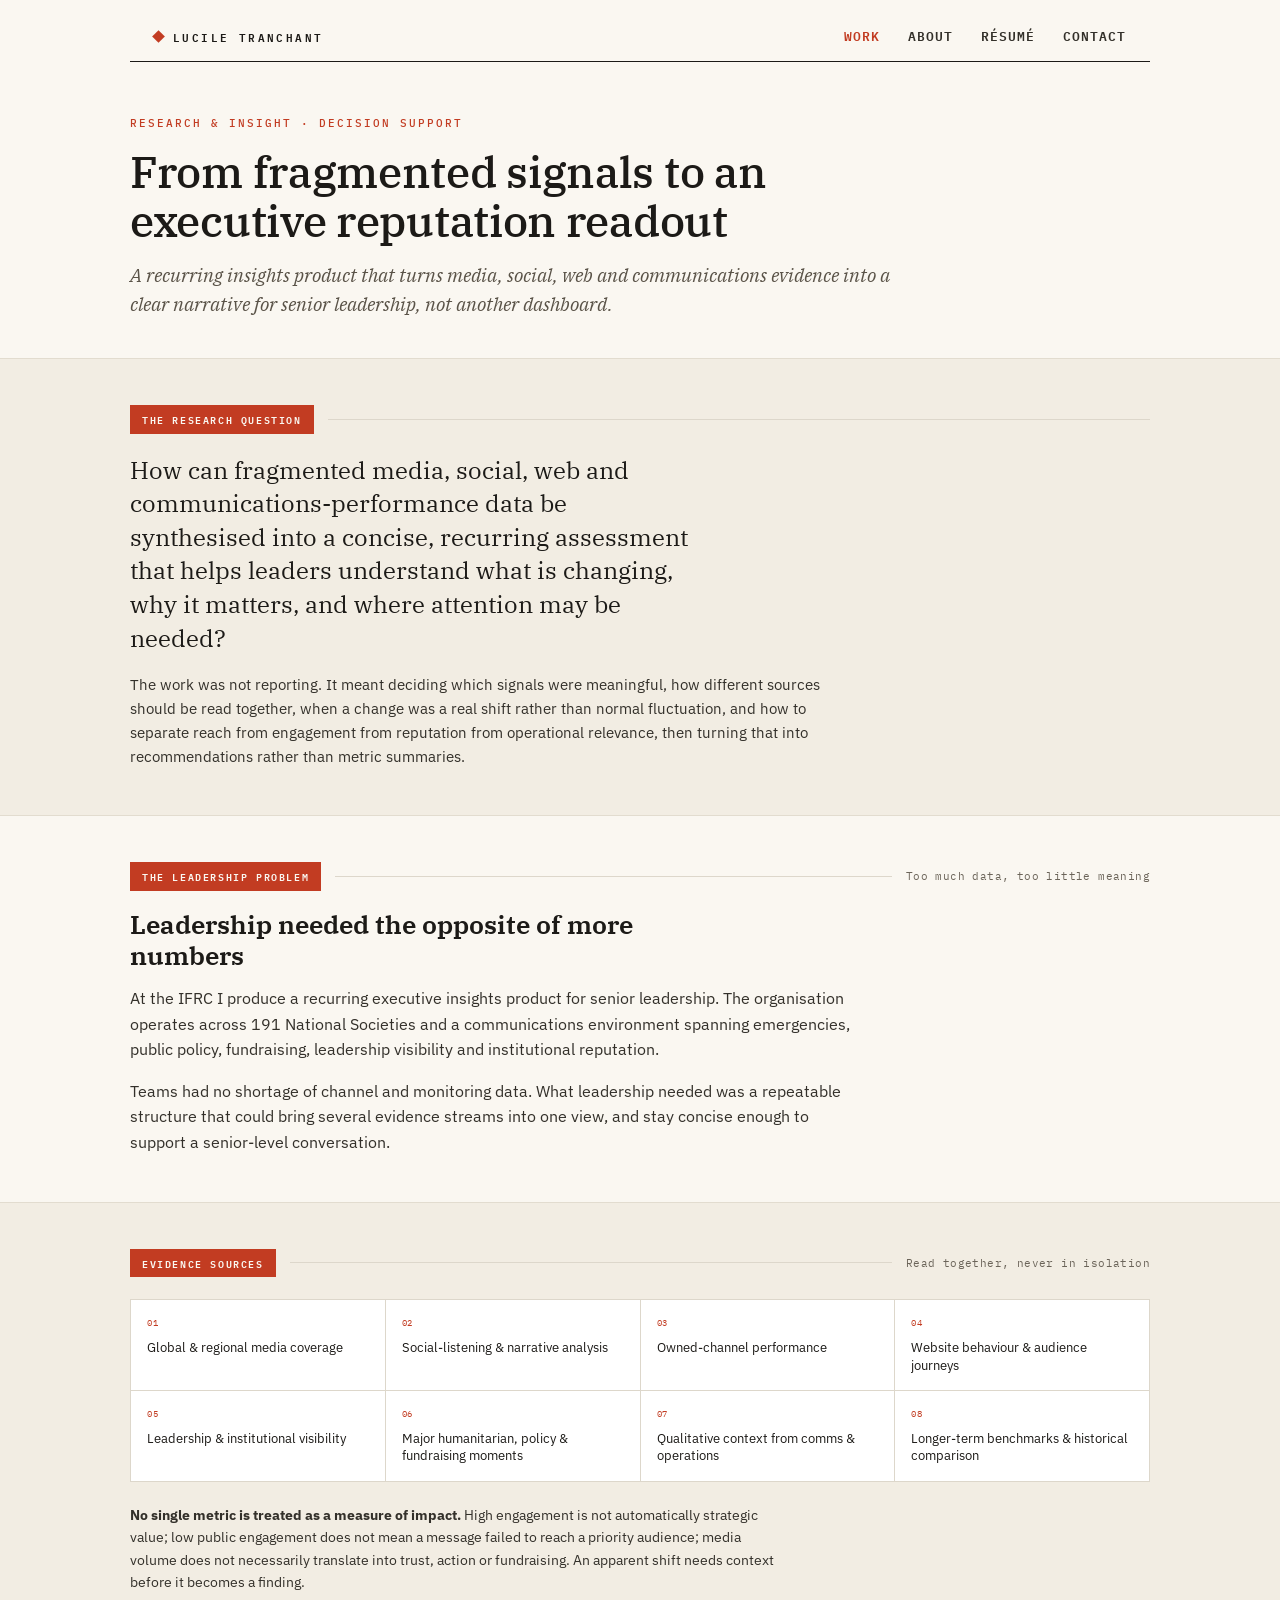
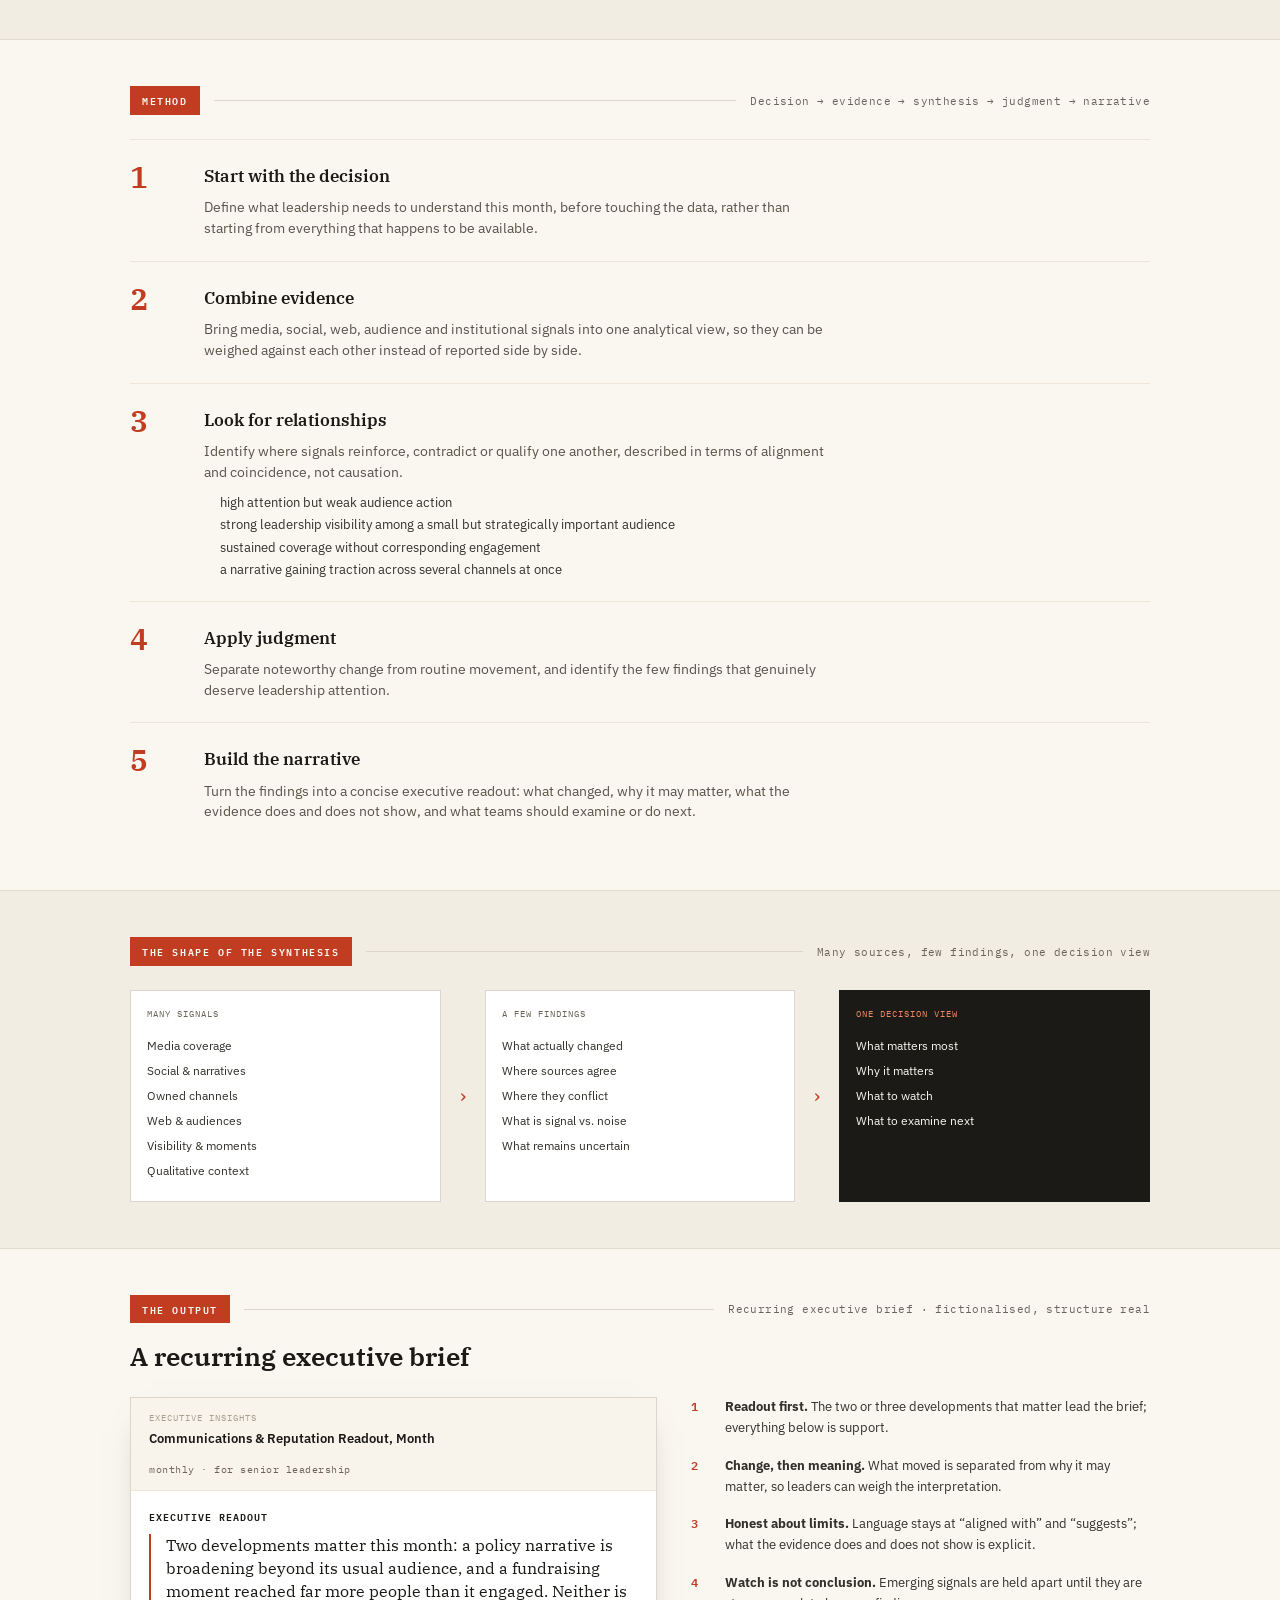
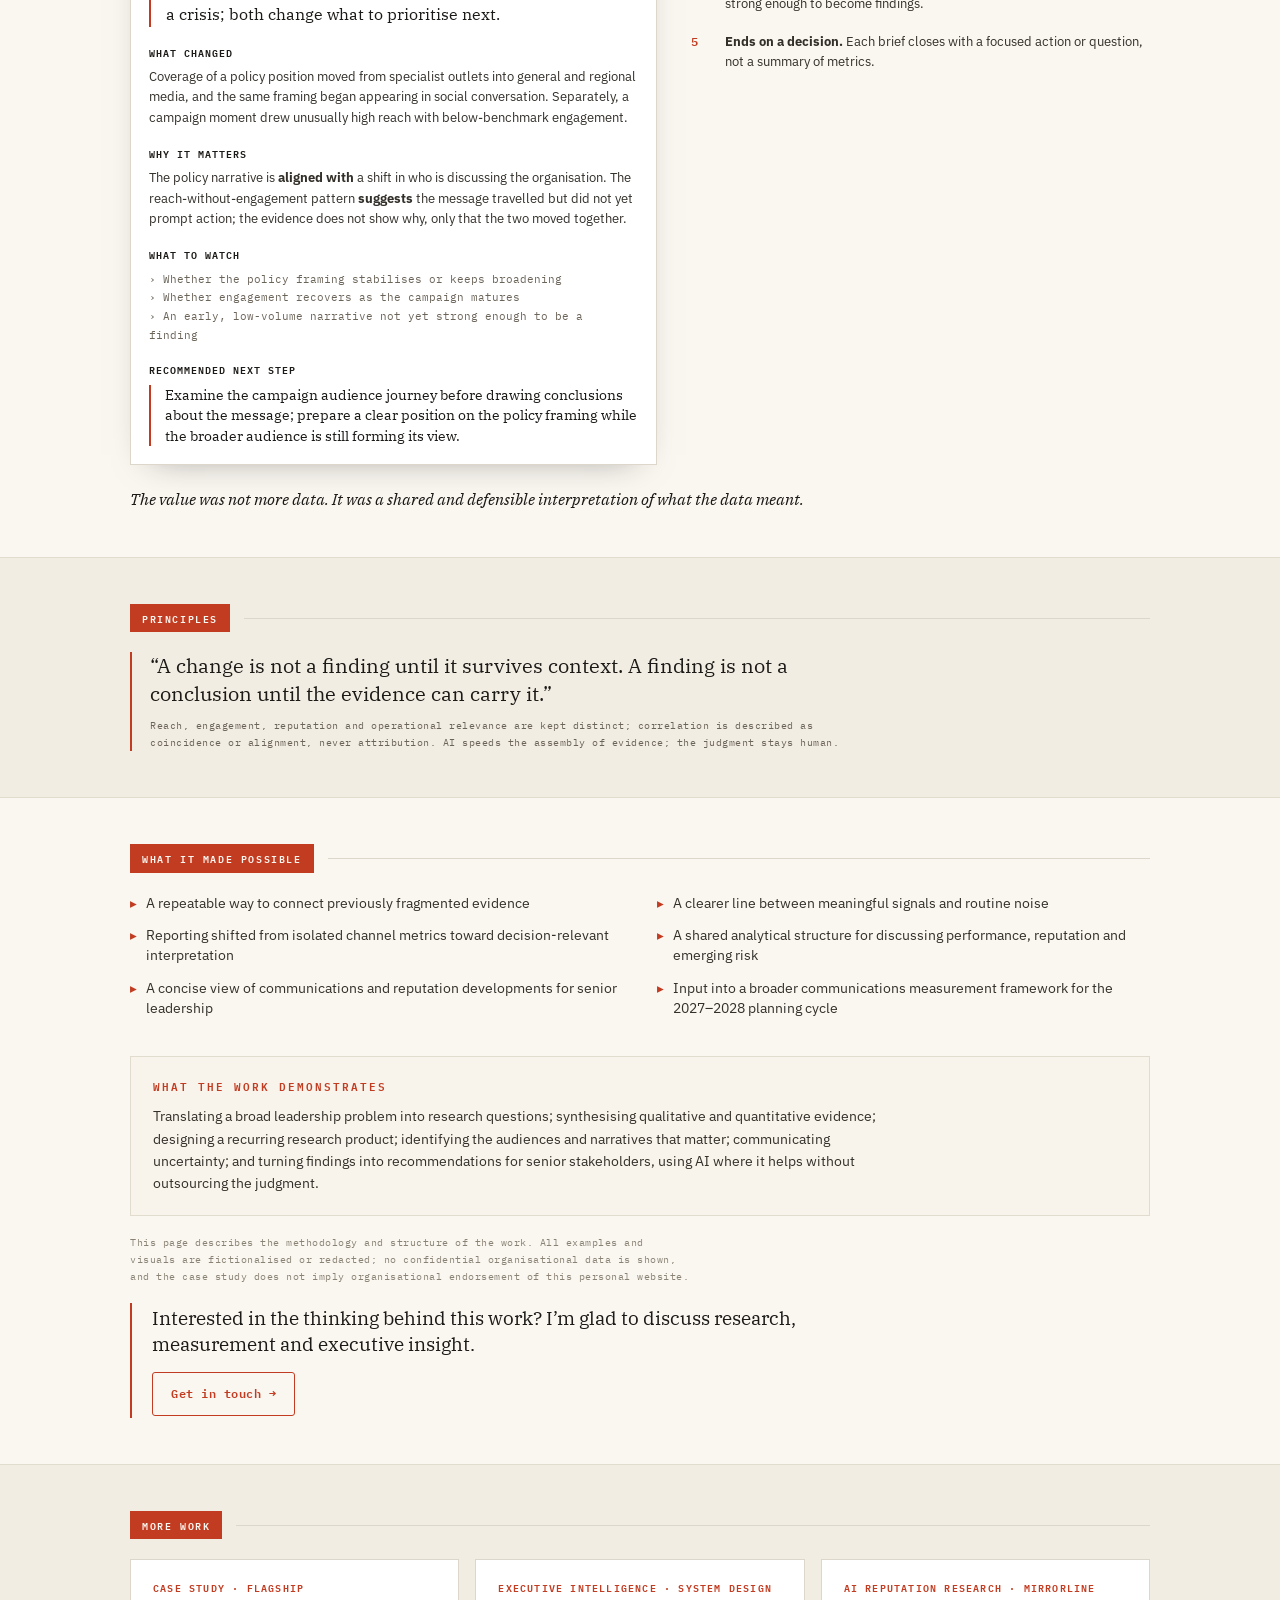
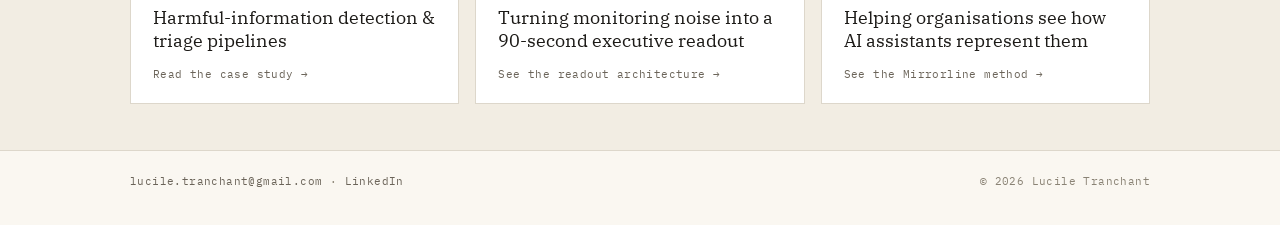
<file: work/reputation-readout/index.html>
<!DOCTYPE html>
<html lang="en">
<head>
<meta charset="utf-8">
<meta name="viewport" content="width=device-width, initial-scale=1">
<title>From fragmented signals to an executive reputation readout, Lucile Tranchant</title>
<meta name="description" content="Designing a recurring executive brief that turns fragmented media, social and digital evidence into a clear narrative for senior leadership.">
<meta property="og:type" content="website">
<meta property="og:site_name" content="Lucile Tranchant">
<meta property="og:title" content="From fragmented signals to an executive reputation readout, Lucile Tranchant">
<meta property="og:description" content="Designing a recurring executive brief that turns fragmented media, social and digital evidence into a clear narrative for senior leadership.">
<meta property="og:url" content="https://luciletranchant.com/work/reputation-readout/">
<meta property="og:image" content="https://luciletranchant.com/assets/og.png">
<meta property="og:image:width" content="1200">
<meta property="og:image:height" content="630">
<meta name="twitter:card" content="summary_large_image">
<meta name="twitter:title" content="From fragmented signals to an executive reputation readout, Lucile Tranchant">
<meta name="twitter:description" content="Designing a recurring executive brief that turns fragmented media, social and digital evidence into a clear narrative for senior leadership.">
<meta name="twitter:image" content="https://luciletranchant.com/assets/og.png">
<link rel="icon" href="data:image/svg+xml,%3Csvg xmlns='http://www.w3.org/2000/svg' viewBox='0 0 16 16'%3E%3Crect x='4' y='4' width='8' height='8' fill='%23c23c22' transform='rotate(45 8 8)'/%3E%3C/svg%3E">
<link rel="preconnect" href="https://fonts.googleapis.com">
<link rel="preconnect" href="https://fonts.gstatic.com" crossorigin>
<link href="https://fonts.googleapis.com/css2?family=IBM+Plex+Serif:ital,wght@0,400;0,500;0,600;1,400&family=IBM+Plex+Sans:wght@400;500;600&family=IBM+Plex+Mono:wght@400;500;600&display=swap" rel="stylesheet">
<style>
body{margin:0;background:#faf7f1;color:#1c1a17;font-family:'IBM Plex Sans',system-ui,sans-serif;font-size:16px;line-height:1.65;}
a{color:#c23c22;text-decoration:none}a:hover{color:#8f2a15}
</style>
</head>
<body>
<div style="max-width:1020px;margin:0 auto;">
  <header style="border-bottom:1.5px solid #1c1a17;padding:26px 24px 14px;display:flex;justify-content:space-between;align-items:center;gap:18px;flex-wrap:wrap;"><a href="/" style="display:flex;align-items:center;gap:10px;color:#1c1a17;"><span style="width:9px;height:9px;background:#c23c22;transform:rotate(45deg);display:inline-block;"></span><span style="font-family:'IBM Plex Mono',monospace;font-size:11px;font-weight:600;letter-spacing:2.4px;text-transform:uppercase;">Lucile Tranchant</span></a><nav style="display:flex;gap:28px;font-family:'IBM Plex Mono',monospace;font-size:13px;font-weight:600;letter-spacing:1px;text-transform:uppercase;color:#33302a;"><a href="/#work" style="color:#c23c22;">Work</a><a href="/about/" style="color:#33302a;">About</a><a href="/resume.pdf" target="_blank" rel="noopener" style="color:#33302a;">R&eacute;sum&eacute;</a><a href="/contact/" style="color:#33302a;">Contact</a></nav></header>
</div>

<section style="padding:52px 0 40px;"><div style="max-width:1020px;margin:0 auto;padding:0 24px;">
  <p style="font-family:'IBM Plex Mono',monospace;font-size:11px;font-weight:500;letter-spacing:2px;text-transform:uppercase;color:#c23c22;margin:0;">Research &amp; Insight &middot; Decision Support</p>
  <h1 style="font-family:'IBM Plex Serif',serif;font-weight:500;font-size:clamp(30px,5vw,44px);line-height:1.12;letter-spacing:-.3px;margin:14px 0 0;max-width:17em;">From fragmented signals to an executive reputation readout</h1>
  <p style="font-family:'IBM Plex Serif',serif;font-style:italic;font-size:19px;line-height:1.5;color:#5a5348;margin:16px 0 0;max-width:40em;">A recurring insights product that turns media, social, web and communications evidence into a clear narrative for senior leadership, not another dashboard.</p>
</div></section>

<section style="background:#f2ede3;border-top:1px solid #e2dccf;border-bottom:1px solid #e2dccf;padding:46px 0;"><div style="max-width:1020px;margin:0 auto;padding:0 24px;">
  <div style="display:flex;align-items:center;gap:14px;"><span style="background:#c23c22;color:#faf7f1;font-family:'IBM Plex Mono',monospace;font-size:10px;font-weight:600;letter-spacing:1.6px;text-transform:uppercase;padding:6px 12px;">The research question</span><span style="height:1px;flex:1;background:#ddd7cb;"></span></div>
  <p style="font-family:'IBM Plex Serif',serif;font-size:clamp(20px,2.8vw,24px);line-height:1.4;color:#1c1a17;max-width:24em;margin:20px 0 0;">How can fragmented media, social, web and communications-performance data be synthesised into a concise, recurring assessment that helps leaders understand what is changing, why it matters, and where attention may be needed?</p>
  <p style="font-size:15px;line-height:1.6;margin:18px 0 0;max-width:46em;color:#33302a;">The work was not reporting. It meant deciding which signals were meaningful, how different sources should be read together, when a change was a real shift rather than normal fluctuation, and how to separate reach from engagement from reputation from operational relevance, then turning that into recommendations rather than metric summaries.</p>
</div></section>

<section style="padding:46px 0;"><div style="max-width:1020px;margin:0 auto;padding:0 24px;">
  <div style="display:flex;align-items:center;gap:14px;"><span style="background:#c23c22;color:#faf7f1;font-family:'IBM Plex Mono',monospace;font-size:10px;font-weight:600;letter-spacing:1.6px;text-transform:uppercase;padding:6px 12px;">The leadership problem</span><span style="height:1px;flex:1;background:#ddd7cb;"></span><span style="font-family:'IBM Plex Mono',monospace;font-size:11px;letter-spacing:.4px;color:#6b6459;">Too much data, too little meaning</span></div>
  <h2 style="font-family:'IBM Plex Serif',serif;font-size:clamp(22px,3vw,26px);font-weight:600;margin:18px 0 0;line-height:1.22;max-width:22em;">Leadership needed the opposite of more numbers</h2>
  <p style="font-size:16px;line-height:1.6;margin:14px 0 0;max-width:46em;color:#33302a;">At the IFRC I produce a recurring executive insights product for senior leadership. The organisation operates across 191 National Societies and a communications environment spanning emergencies, public policy, fundraising, leadership visibility and institutional reputation.</p>
  <p style="font-size:16px;line-height:1.6;margin:1em 0 0;max-width:46em;color:#33302a;">Teams had no shortage of channel and monitoring data. What leadership needed was a repeatable structure that could bring several evidence streams into one view, and stay concise enough to support a senior-level conversation.</p>
</div></section>

<section style="background:#f2ede3;border-top:1px solid #e2dccf;border-bottom:1px solid #e2dccf;padding:46px 0;"><div style="max-width:1020px;margin:0 auto;padding:0 24px;">
  <div style="display:flex;align-items:center;gap:14px;"><span style="background:#c23c22;color:#faf7f1;font-family:'IBM Plex Mono',monospace;font-size:10px;font-weight:600;letter-spacing:1.6px;text-transform:uppercase;padding:6px 12px;">Evidence sources</span><span style="height:1px;flex:1;background:#ddd7cb;"></span><span style="font-family:'IBM Plex Mono',monospace;font-size:11px;letter-spacing:.4px;color:#6b6459;">Read together, never in isolation</span></div>
  <div style="display:grid;grid-template-columns:repeat(4,1fr);border-top:1px solid #ddd7cb;border-left:1px solid #ddd7cb;margin-top:22px;background:#fff;">
    <div style="padding:16px;border-right:1px solid #ddd7cb;border-bottom:1px solid #ddd7cb;"><div style="font-family:'IBM Plex Mono',monospace;font-size:9px;color:#c23c22;letter-spacing:.6px;">01</div><div style="font-size:12.5px;line-height:1.4;margin-top:8px;">Global &amp; regional media coverage</div></div>
    <div style="padding:16px;border-right:1px solid #ddd7cb;border-bottom:1px solid #ddd7cb;"><div style="font-family:'IBM Plex Mono',monospace;font-size:9px;color:#c23c22;letter-spacing:.6px;">02</div><div style="font-size:12.5px;line-height:1.4;margin-top:8px;">Social-listening &amp; narrative analysis</div></div>
    <div style="padding:16px;border-right:1px solid #ddd7cb;border-bottom:1px solid #ddd7cb;"><div style="font-family:'IBM Plex Mono',monospace;font-size:9px;color:#c23c22;letter-spacing:.6px;">03</div><div style="font-size:12.5px;line-height:1.4;margin-top:8px;">Owned-channel performance</div></div>
    <div style="padding:16px;border-right:1px solid #ddd7cb;border-bottom:1px solid #ddd7cb;"><div style="font-family:'IBM Plex Mono',monospace;font-size:9px;color:#c23c22;letter-spacing:.6px;">04</div><div style="font-size:12.5px;line-height:1.4;margin-top:8px;">Website behaviour &amp; audience journeys</div></div>
    <div style="padding:16px;border-right:1px solid #ddd7cb;border-bottom:1px solid #ddd7cb;"><div style="font-family:'IBM Plex Mono',monospace;font-size:9px;color:#c23c22;letter-spacing:.6px;">05</div><div style="font-size:12.5px;line-height:1.4;margin-top:8px;">Leadership &amp; institutional visibility</div></div>
    <div style="padding:16px;border-right:1px solid #ddd7cb;border-bottom:1px solid #ddd7cb;"><div style="font-family:'IBM Plex Mono',monospace;font-size:9px;color:#c23c22;letter-spacing:.6px;">06</div><div style="font-size:12.5px;line-height:1.4;margin-top:8px;">Major humanitarian, policy &amp; fundraising moments</div></div>
    <div style="padding:16px;border-right:1px solid #ddd7cb;border-bottom:1px solid #ddd7cb;"><div style="font-family:'IBM Plex Mono',monospace;font-size:9px;color:#c23c22;letter-spacing:.6px;">07</div><div style="font-size:12.5px;line-height:1.4;margin-top:8px;">Qualitative context from comms &amp; operations</div></div>
    <div style="padding:16px;border-right:1px solid #ddd7cb;border-bottom:1px solid #ddd7cb;"><div style="font-family:'IBM Plex Mono',monospace;font-size:9px;color:#c23c22;letter-spacing:.6px;">08</div><div style="font-size:12.5px;line-height:1.4;margin-top:8px;">Longer-term benchmarks &amp; historical comparison</div></div>
  </div>
  <p style="font-size:14px;line-height:1.6;margin:22px 0 0;max-width:46em;color:#33302a;"><strong>No single metric is treated as a measure of impact.</strong> High engagement is not automatically strategic value; low public engagement does not mean a message failed to reach a priority audience; media volume does not necessarily translate into trust, action or fundraising. An apparent shift needs context before it becomes a finding.</p>
</div></section>

<section style="padding:46px 0;"><div style="max-width:1020px;margin:0 auto;padding:0 24px;">
  <div style="display:flex;align-items:center;gap:14px;"><span style="background:#c23c22;color:#faf7f1;font-family:'IBM Plex Mono',monospace;font-size:10px;font-weight:600;letter-spacing:1.6px;text-transform:uppercase;padding:6px 12px;">Method</span><span style="height:1px;flex:1;background:#ddd7cb;"></span><span style="font-family:'IBM Plex Mono',monospace;font-size:11px;letter-spacing:.4px;color:#6b6459;">Decision &rarr; evidence &rarr; synthesis &rarr; judgment &rarr; narrative</span></div>
  <div style="margin-top:24px;">
    <div style="display:grid;grid-template-columns:54px 1fr;gap:20px;padding:22px 0 22px;border-top:1px solid #eee6d8;"><div style="font-family:'IBM Plex Serif',serif;font-size:30px;font-weight:600;color:#c23c22;line-height:1;">1</div><div><div style="font-family:'IBM Plex Serif',serif;font-size:17px;font-weight:600;">Start with the decision</div><p style="font-size:13.5px;line-height:1.55;color:#5a5348;margin:7px 0 0;max-width:46em;">Define what leadership needs to understand this month, before touching the data, rather than starting from everything that happens to be available.</p></div></div>
    <div style="display:grid;grid-template-columns:54px 1fr;gap:20px;padding:22px 0;border-top:1px solid #eee6d8;"><div style="font-family:'IBM Plex Serif',serif;font-size:30px;font-weight:600;color:#c23c22;line-height:1;">2</div><div><div style="font-family:'IBM Plex Serif',serif;font-size:17px;font-weight:600;">Combine evidence</div><p style="font-size:13.5px;line-height:1.55;color:#5a5348;margin:7px 0 0;max-width:46em;">Bring media, social, web, audience and institutional signals into one analytical view, so they can be weighed against each other instead of reported side by side.</p></div></div>
    <div style="display:grid;grid-template-columns:54px 1fr;gap:20px;padding:22px 0;border-top:1px solid #eee6d8;"><div style="font-family:'IBM Plex Serif',serif;font-size:30px;font-weight:600;color:#c23c22;line-height:1;">3</div><div><div style="font-family:'IBM Plex Serif',serif;font-size:17px;font-weight:600;">Look for relationships</div><p style="font-size:13.5px;line-height:1.55;color:#5a5348;margin:7px 0 0;max-width:46em;">Identify where signals reinforce, contradict or qualify one another, described in terms of alignment and coincidence, not causation.</p><div style="display:flex;flex-direction:column;gap:5px;margin-top:11px;"><span style="font-size:12.5px;line-height:1.4;color:#33302a;padding-left:16px;">high attention but weak audience action</span><span style="font-size:12.5px;line-height:1.4;color:#33302a;padding-left:16px;">strong leadership visibility among a small but strategically important audience</span><span style="font-size:12.5px;line-height:1.4;color:#33302a;padding-left:16px;">sustained coverage without corresponding engagement</span><span style="font-size:12.5px;line-height:1.4;color:#33302a;padding-left:16px;">a narrative gaining traction across several channels at once</span></div></div></div>
    <div style="display:grid;grid-template-columns:54px 1fr;gap:20px;padding:22px 0;border-top:1px solid #eee6d8;"><div style="font-family:'IBM Plex Serif',serif;font-size:30px;font-weight:600;color:#c23c22;line-height:1;">4</div><div><div style="font-family:'IBM Plex Serif',serif;font-size:17px;font-weight:600;">Apply judgment</div><p style="font-size:13.5px;line-height:1.55;color:#5a5348;margin:7px 0 0;max-width:46em;">Separate noteworthy change from routine movement, and identify the few findings that genuinely deserve leadership attention.</p></div></div>
    <div style="display:grid;grid-template-columns:54px 1fr;gap:20px;padding:22px 0;border-top:1px solid #eee6d8;"><div style="font-family:'IBM Plex Serif',serif;font-size:30px;font-weight:600;color:#c23c22;line-height:1;">5</div><div><div style="font-family:'IBM Plex Serif',serif;font-size:17px;font-weight:600;">Build the narrative</div><p style="font-size:13.5px;line-height:1.55;color:#5a5348;margin:7px 0 0;max-width:46em;">Turn the findings into a concise executive readout: what changed, why it may matter, what the evidence does and does not show, and what teams should examine or do next.</p></div></div>
  </div>
</div></section>

<section style="background:#f2ede3;border-top:1px solid #e2dccf;border-bottom:1px solid #e2dccf;padding:46px 0;"><div style="max-width:1020px;margin:0 auto;padding:0 24px;">
  <div style="display:flex;align-items:center;gap:14px;"><span style="background:#c23c22;color:#faf7f1;font-family:'IBM Plex Mono',monospace;font-size:10px;font-weight:600;letter-spacing:1.6px;text-transform:uppercase;padding:6px 12px;">The shape of the synthesis</span><span style="height:1px;flex:1;background:#ddd7cb;"></span><span style="font-family:'IBM Plex Mono',monospace;font-size:11px;letter-spacing:.4px;color:#6b6459;">Many sources, few findings, one decision view</span></div>
  <div style="display:grid;grid-template-columns:1fr 44px 1fr 44px 1fr;align-items:stretch;margin-top:24px;">
    <div style="border:1px solid #ddd7cb;background:#fff;padding:16px 16px 18px;"><div style="font-family:'IBM Plex Mono',monospace;font-size:9px;letter-spacing:1px;text-transform:uppercase;color:#6b6459;">Many signals</div><ul style="margin:11px 0 0;padding:0;list-style:none;"><li style="font-size:12px;line-height:1.42;color:#33302a;padding:4px 0;">Media coverage</li><li style="font-size:12px;line-height:1.42;color:#33302a;padding:4px 0;">Social &amp; narratives</li><li style="font-size:12px;line-height:1.42;color:#33302a;padding:4px 0;">Owned channels</li><li style="font-size:12px;line-height:1.42;color:#33302a;padding:4px 0;">Web &amp; audiences</li><li style="font-size:12px;line-height:1.42;color:#33302a;padding:4px 0;">Visibility &amp; moments</li><li style="font-size:12px;line-height:1.42;color:#33302a;padding:4px 0;">Qualitative context</li></ul></div>
    <div style="display:flex;align-items:center;justify-content:center;color:#c23c22;font-size:20px;">&rsaquo;</div>
    <div style="border:1px solid #ddd7cb;background:#fff;padding:16px 16px 18px;"><div style="font-family:'IBM Plex Mono',monospace;font-size:9px;letter-spacing:1px;text-transform:uppercase;color:#6b6459;">A few findings</div><ul style="margin:11px 0 0;padding:0;list-style:none;"><li style="font-size:12px;line-height:1.42;color:#33302a;padding:4px 0;">What actually changed</li><li style="font-size:12px;line-height:1.42;color:#33302a;padding:4px 0;">Where sources agree</li><li style="font-size:12px;line-height:1.42;color:#33302a;padding:4px 0;">Where they conflict</li><li style="font-size:12px;line-height:1.42;color:#33302a;padding:4px 0;">What is signal vs. noise</li><li style="font-size:12px;line-height:1.42;color:#33302a;padding:4px 0;">What remains uncertain</li></ul></div>
    <div style="display:flex;align-items:center;justify-content:center;color:#c23c22;font-size:20px;">&rsaquo;</div>
    <div style="border:1px solid #1c1a17;background:#1c1a17;padding:16px 16px 18px;"><div style="font-family:'IBM Plex Mono',monospace;font-size:9px;letter-spacing:1px;text-transform:uppercase;color:#f0885f;">One decision view</div><ul style="margin:11px 0 0;padding:0;list-style:none;"><li style="font-size:12px;line-height:1.42;color:#faf7f1;padding:4px 0;">What matters most</li><li style="font-size:12px;line-height:1.42;color:#faf7f1;padding:4px 0;">Why it matters</li><li style="font-size:12px;line-height:1.42;color:#faf7f1;padding:4px 0;">What to watch</li><li style="font-size:12px;line-height:1.42;color:#faf7f1;padding:4px 0;">What to examine next</li></ul></div>
  </div>
</div></section>

<section style="padding:46px 0;"><div style="max-width:1020px;margin:0 auto;padding:0 24px;">
  <div style="display:flex;align-items:center;gap:14px;"><span style="background:#c23c22;color:#faf7f1;font-family:'IBM Plex Mono',monospace;font-size:10px;font-weight:600;letter-spacing:1.6px;text-transform:uppercase;padding:6px 12px;">The output</span><span style="height:1px;flex:1;background:#ddd7cb;"></span><span style="font-family:'IBM Plex Mono',monospace;font-size:11px;letter-spacing:.4px;color:#6b6459;">Recurring executive brief &middot; fictionalised, structure real</span></div>
  <h2 style="font-family:'IBM Plex Serif',serif;font-size:clamp(22px,3vw,26px);font-weight:600;margin:18px 0 0;line-height:1.22;max-width:22em;">A recurring executive brief</h2>
  <div style="display:grid;grid-template-columns:1.15fr 1fr;gap:34px;align-items:start;margin-top:24px;">
    <div style="background:#fff;border:1px solid #ddd7cb;box-shadow:0 12px 34px -22px rgba(28,26,23,.5);">
      <div style="display:flex;justify-content:space-between;align-items:baseline;gap:12px;flex-wrap:wrap;border-bottom:1px solid #eee6d8;padding:13px 18px;background:#f8f4ec;"><div><div style="font-family:'IBM Plex Mono',monospace;font-size:8.5px;letter-spacing:1px;text-transform:uppercase;color:#a89f8d;">Executive insights</div><div style="font-size:13px;font-weight:600;margin-top:3px;">Communications &amp; Reputation Readout, Month</div></div><div style="font-family:'IBM Plex Mono',monospace;font-size:9.5px;letter-spacing:.5px;color:#6b6459;">monthly &middot; for senior leadership</div></div>
      <div style="padding:18px;display:flex;flex-direction:column;gap:18px;">
        <div><div style="font-family:'IBM Plex Mono',monospace;font-size:9.5px;letter-spacing:1px;text-transform:uppercase;font-weight:600;">Executive readout</div><div style="border-left:2.5px solid #c23c22;padding-left:15px;margin-top:9px;"><p style="font-family:'IBM Plex Serif',serif;font-size:16px;line-height:1.45;margin:0;">Two developments matter this month: a policy narrative is broadening beyond its usual audience, and a fundraising moment reached far more people than it engaged. Neither is a crisis; both change what to prioritise next.</p></div></div>
        <div><div style="font-family:'IBM Plex Mono',monospace;font-size:9.5px;letter-spacing:1px;text-transform:uppercase;font-weight:600;">What changed</div><p style="font-size:13px;line-height:1.55;margin:7px 0 0;color:#33302a;">Coverage of a policy position moved from specialist outlets into general and regional media, and the same framing began appearing in social conversation. Separately, a campaign moment drew unusually high reach with below-benchmark engagement.</p></div>
        <div><div style="font-family:'IBM Plex Mono',monospace;font-size:9.5px;letter-spacing:1px;text-transform:uppercase;font-weight:600;">Why it matters</div><p style="font-size:13px;line-height:1.55;margin:7px 0 0;color:#33302a;">The policy narrative is <strong>aligned with</strong> a shift in who is discussing the organisation. The reach-without-engagement pattern <strong>suggests</strong> the message travelled but did not yet prompt action; the evidence does not show why, only that the two moved together.</p></div>
        <div><div style="font-family:'IBM Plex Mono',monospace;font-size:9.5px;letter-spacing:1px;text-transform:uppercase;font-weight:600;">What to watch</div><div style="font-family:'IBM Plex Mono',monospace;font-size:11px;line-height:1.7;color:#6b6459;margin-top:7px;">&rsaquo; Whether the policy framing stabilises or keeps broadening<br>&rsaquo; Whether engagement recovers as the campaign matures<br>&rsaquo; An early, low-volume narrative not yet strong enough to be a finding</div></div>
        <div><div style="font-family:'IBM Plex Mono',monospace;font-size:9.5px;letter-spacing:1px;text-transform:uppercase;font-weight:600;">Recommended next step</div><div style="border-left:2px solid #c23c22;padding-left:14px;margin-top:7px;"><p style="font-family:'IBM Plex Serif',serif;font-size:14px;line-height:1.45;margin:0;">Examine the campaign audience journey before drawing conclusions about the message; prepare a clear position on the policy framing while the broader audience is still forming its view.</p></div></div>
      </div>
    </div>
    <div style="display:flex;flex-direction:column;gap:17px;">
      <div style="display:grid;grid-template-columns:22px 1fr;gap:12px;"><div style="font-family:'IBM Plex Mono',monospace;font-size:12px;color:#c23c22;font-weight:600;">1</div><p style="font-size:13px;line-height:1.6;margin:0;color:#33302a;"><strong>Readout first.</strong> The two or three developments that matter lead the brief; everything below is support.</p></div>
      <div style="display:grid;grid-template-columns:22px 1fr;gap:12px;"><div style="font-family:'IBM Plex Mono',monospace;font-size:12px;color:#c23c22;font-weight:600;">2</div><p style="font-size:13px;line-height:1.6;margin:0;color:#33302a;"><strong>Change, then meaning.</strong> What moved is separated from why it may matter, so leaders can weigh the interpretation.</p></div>
      <div style="display:grid;grid-template-columns:22px 1fr;gap:12px;"><div style="font-family:'IBM Plex Mono',monospace;font-size:12px;color:#c23c22;font-weight:600;">3</div><p style="font-size:13px;line-height:1.6;margin:0;color:#33302a;"><strong>Honest about limits.</strong> Language stays at &ldquo;aligned with&rdquo; and &ldquo;suggests&rdquo;; what the evidence does and does not show is explicit.</p></div>
      <div style="display:grid;grid-template-columns:22px 1fr;gap:12px;"><div style="font-family:'IBM Plex Mono',monospace;font-size:12px;color:#c23c22;font-weight:600;">4</div><p style="font-size:13px;line-height:1.6;margin:0;color:#33302a;"><strong>Watch is not conclusion.</strong> Emerging signals are held apart until they are strong enough to become findings.</p></div>
      <div style="display:grid;grid-template-columns:22px 1fr;gap:12px;"><div style="font-family:'IBM Plex Mono',monospace;font-size:12px;color:#c23c22;font-weight:600;">5</div><p style="font-size:13px;line-height:1.6;margin:0;color:#33302a;"><strong>Ends on a decision.</strong> Each brief closes with a focused action or question, not a summary of metrics.</p></div>
    </div>
  </div>
  <p style="font-family:'IBM Plex Serif',serif;font-style:italic;font-size:16px;line-height:1.5;color:#1c1a17;margin:22px 0 0;max-width:44em;">The value was not more data. It was a shared and defensible interpretation of what the data meant.</p>
</div></section>

<section style="background:#f2ede3;border-top:1px solid #e2dccf;border-bottom:1px solid #e2dccf;padding:46px 0;"><div style="max-width:1020px;margin:0 auto;padding:0 24px;">
  <div style="display:flex;align-items:center;gap:14px;"><span style="background:#c23c22;color:#faf7f1;font-family:'IBM Plex Mono',monospace;font-size:10px;font-weight:600;letter-spacing:1.6px;text-transform:uppercase;padding:6px 12px;">Principles</span><span style="height:1px;flex:1;background:#ddd7cb;"></span></div>
  <blockquote style="margin:20px 0 0;border-left:2.5px solid #c23c22;padding-left:18px;max-width:44em;"><p style="font-family:'IBM Plex Serif',serif;font-size:clamp(17px,2.6vw,20px);line-height:1.4;margin:0;">&ldquo;A change is not a finding until it survives context. A finding is not a conclusion until the evidence can carry it.&rdquo;</p><cite style="display:block;font-style:normal;font-family:'IBM Plex Mono',monospace;font-size:10px;letter-spacing:.5px;color:#6b6459;margin-top:10px;">Reach, engagement, reputation and operational relevance are kept distinct; correlation is described as coincidence or alignment, never attribution. AI speeds the assembly of evidence; the judgment stays human.</cite></blockquote>
</div></section>

<section style="padding:46px 0;"><div style="max-width:1020px;margin:0 auto;padding:0 24px;">
  <div style="display:flex;align-items:center;gap:14px;"><span style="background:#c23c22;color:#faf7f1;font-family:'IBM Plex Mono',monospace;font-size:10px;font-weight:600;letter-spacing:1.6px;text-transform:uppercase;padding:6px 12px;">What it made possible</span><span style="height:1px;flex:1;background:#ddd7cb;"></span></div>
  <div style="columns:2;column-gap:34px;margin-top:20px;">
    <div style="break-inside:avoid;font-size:13.5px;line-height:1.5;color:#33302a;margin-bottom:12px;padding-left:16px;position:relative;"><span style="position:absolute;left:0;color:#c23c22;">&#9656;</span>A repeatable way to connect previously fragmented evidence</div>
    <div style="break-inside:avoid;font-size:13.5px;line-height:1.5;color:#33302a;margin-bottom:12px;padding-left:16px;position:relative;"><span style="position:absolute;left:0;color:#c23c22;">&#9656;</span>Reporting shifted from isolated channel metrics toward decision-relevant interpretation</div>
    <div style="break-inside:avoid;font-size:13.5px;line-height:1.5;color:#33302a;margin-bottom:12px;padding-left:16px;position:relative;"><span style="position:absolute;left:0;color:#c23c22;">&#9656;</span>A concise view of communications and reputation developments for senior leadership</div>
    <div style="break-inside:avoid;font-size:13.5px;line-height:1.5;color:#33302a;margin-bottom:12px;padding-left:16px;position:relative;"><span style="position:absolute;left:0;color:#c23c22;">&#9656;</span>A clearer line between meaningful signals and routine noise</div>
    <div style="break-inside:avoid;font-size:13.5px;line-height:1.5;color:#33302a;margin-bottom:12px;padding-left:16px;position:relative;"><span style="position:absolute;left:0;color:#c23c22;">&#9656;</span>A shared analytical structure for discussing performance, reputation and emerging risk</div>
    <div style="break-inside:avoid;font-size:13.5px;line-height:1.5;color:#33302a;margin-bottom:12px;padding-left:16px;position:relative;"><span style="position:absolute;left:0;color:#c23c22;">&#9656;</span>Input into a broader communications measurement framework for the 2027&ndash;2028 planning cycle</div>
  </div>
  <div style="background:#f8f4ec;border:1px solid #e2dccf;padding:20px 22px;margin-top:26px;"><div style="font-family:'IBM Plex Mono',monospace;font-size:11px;font-weight:600;letter-spacing:2px;text-transform:uppercase;color:#c23c22;">What the work demonstrates</div><p style="font-size:14px;line-height:1.6;margin:10px 0 0;max-width:52em;color:#33302a;">Translating a broad leadership problem into research questions; synthesising qualitative and quantitative evidence; designing a recurring research product; identifying the audiences and narratives that matter; communicating uncertainty; and turning findings into recommendations for senior stakeholders, using AI where it helps without outsourcing the judgment.</p></div>
  <p style="font-family:'IBM Plex Mono',monospace;font-size:10px;letter-spacing:.5px;line-height:1.7;color:#8a8375;margin:18px 0 0;max-width:56em;">This page describes the methodology and structure of the work. All examples and visuals are fictionalised or redacted; no confidential organisational data is shown, and the case study does not imply organisational endorsement of this personal website.</p>
  <div style="border-left:2.5px solid #c23c22;padding:2px 0 2px 20px;margin-top:18px;">
    <p style="font-family:'IBM Plex Serif',serif;font-size:19px;line-height:1.4;margin:0;max-width:34em;">Interested in the thinking behind this work? I&rsquo;m glad to discuss research, measurement and executive insight.</p>
    <a href="#" style="display:inline-block;margin-top:14px;font-family:'IBM Plex Mono',monospace;font-size:12px;font-weight:600;letter-spacing:.5px;color:#c23c22;border:1px solid #c23c22;border-radius:3px;padding:11px 18px;">Get in touch &rarr;</a>
  </div>
</div></section>

<section style="background:#f2ede3;border-top:1px solid #e2dccf;padding:46px 0;"><div style="max-width:1020px;margin:0 auto;padding:0 24px;">
  <div style="display:flex;align-items:center;gap:14px;"><span style="background:#c23c22;color:#faf7f1;font-family:'IBM Plex Mono',monospace;font-size:10px;font-weight:600;letter-spacing:1.6px;text-transform:uppercase;padding:6px 12px;">More work</span><span style="height:1px;flex:1;background:#ddd7cb;"></span></div>
  <div style="display:grid;grid-template-columns:repeat(3,1fr);gap:16px;margin-top:20px;">
    <a href="/work/harmful-information/" style="display:flex;flex-direction:column;border:1px solid #ddd7cb;background:#fff;padding:20px 22px;text-decoration:none;"><div style="font-family:'IBM Plex Mono',monospace;font-size:9.5px;font-weight:600;letter-spacing:1.2px;text-transform:uppercase;color:#c23c22;">Case study &middot; flagship</div><div style="font-family:'IBM Plex Serif',serif;font-size:18px;line-height:1.28;color:#1c1a17;margin:10px 0 0;">Harmful-information detection &amp; triage pipelines</div><div style="font-family:'IBM Plex Mono',monospace;font-size:10.5px;letter-spacing:.4px;color:#6b6459;margin-top:14px;">Read the case study &rarr;</div></a>
    <a href="/work/digest-architecture/" style="display:flex;flex-direction:column;border:1px solid #ddd7cb;background:#fff;padding:20px 22px;text-decoration:none;"><div style="font-family:'IBM Plex Mono',monospace;font-size:9.5px;font-weight:600;letter-spacing:1.2px;text-transform:uppercase;color:#c23c22;">Executive intelligence &middot; System design</div><div style="font-family:'IBM Plex Serif',serif;font-size:18px;line-height:1.28;color:#1c1a17;margin:10px 0 0;">Turning monitoring noise into a 90-second executive readout</div><div style="font-family:'IBM Plex Mono',monospace;font-size:10.5px;letter-spacing:.4px;color:#6b6459;margin-top:14px;">See the readout architecture &rarr;</div></a>
    <a href="/work/mirrorline/" style="display:flex;flex-direction:column;border:1px solid #ddd7cb;background:#fff;padding:20px 22px;text-decoration:none;"><div style="font-family:'IBM Plex Mono',monospace;font-size:9.5px;font-weight:600;letter-spacing:1.2px;text-transform:uppercase;color:#c23c22;">AI reputation research &middot; Mirrorline</div><div style="font-family:'IBM Plex Serif',serif;font-size:18px;line-height:1.28;color:#1c1a17;margin:10px 0 0;">Helping organisations see how AI assistants represent them</div><div style="font-family:'IBM Plex Mono',monospace;font-size:10.5px;letter-spacing:.4px;color:#6b6459;margin-top:14px;">See the Mirrorline method &rarr;</div></a>
  </div>
</div></section>

<footer style="border-top:1px solid #ddd7cb;padding:22px 0 34px;"><div style="max-width:1020px;margin:0 auto;padding:0 24px;display:flex;justify-content:space-between;gap:14px;flex-wrap:wrap;font-family:'IBM Plex Mono',monospace;font-size:10.5px;letter-spacing:.4px;color:#8a8375;"><span><a href="mailto:lucile.tranchant@gmail.com" style="color:#6b6459;">lucile.tranchant@gmail.com</a> &middot; <a href="https://www.linkedin.com/in/luciletranchant" style="color:#6b6459;">LinkedIn</a></span><span>&copy; 2026 Lucile Tranchant</span></div></footer>

</body>
</html>
</file>
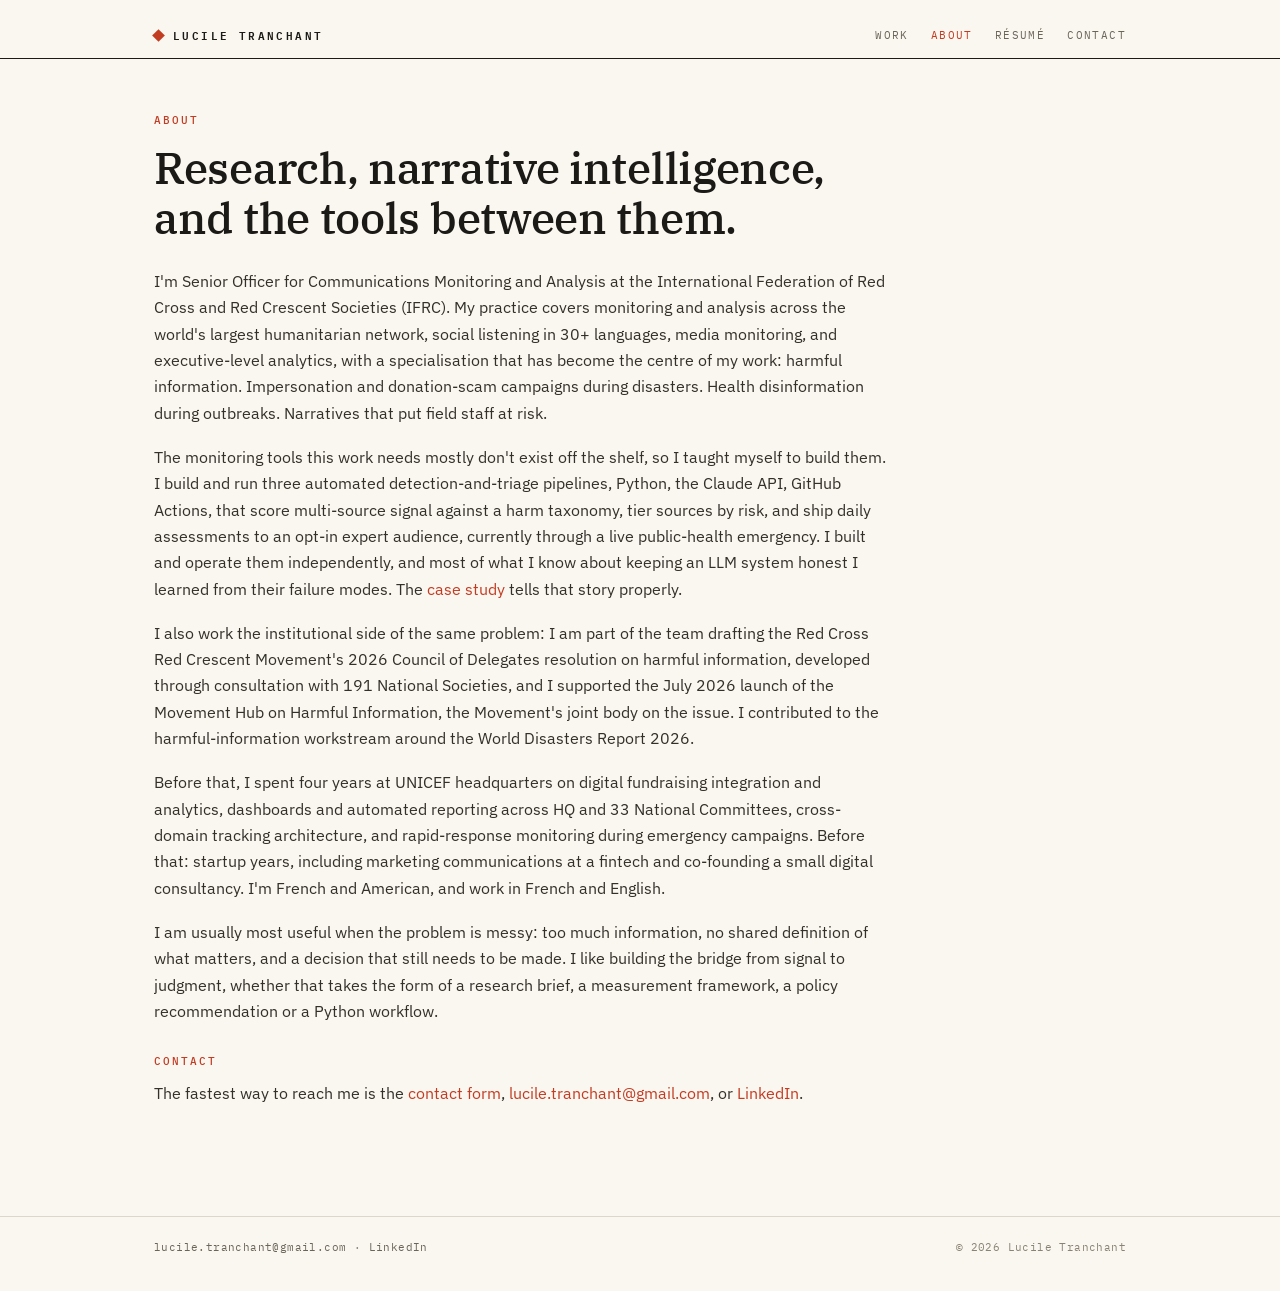
<file: uploads 2/luciletranchant-site_3/about/index.html>
<!DOCTYPE html>
<html lang="en">
<head>
<meta charset="utf-8">
<meta name="viewport" content="width=device-width, initial-scale=1">
<title>About, Lucile Tranchant</title>
<meta name="description" content="Lucile Tranchant works in research, narrative intelligence and responsible AI at the IFRC: monitoring and analysis, executive insights, harmful-information research, and the AI-assisted workflows behind them.">
<link rel="icon" href="data:image/svg+xml,%3Csvg xmlns='http://www.w3.org/2000/svg' viewBox='0 0 16 16'%3E%3Crect x='4' y='4' width='8' height='8' fill='%23c23c22' transform='rotate(45 8 8)'/%3E%3C/svg%3E">
<link rel="preconnect" href="https://fonts.googleapis.com">
<link rel="preconnect" href="https://fonts.gstatic.com" crossorigin>
<link href="https://fonts.googleapis.com/css2?family=IBM+Plex+Serif:ital,wght@0,400;0,500;0,600;1,400&family=IBM+Plex+Sans:wght@400;500;600&family=IBM+Plex+Mono:wght@400;500;600&display=swap" rel="stylesheet">
<link rel="stylesheet" href="../assets/style.css">
</head>
<body>

<header class="masthead">
  <div class="wrap">
    <a class="wordmark" href="/">
      <span class="diamond" aria-hidden="true"></span>
      <span>Lucile Tranchant</span>
    </a>
    <nav class="site" aria-label="Site">
      <a href="/#work">Work</a>
      <a href="/about/" aria-current="page">About</a>
      <a href="/resume.pdf">Résumé</a>
      <a href="/contact/">Contact</a>
    </nav>
  </div>
</header>

<main>
  <div class="wrap">

    <p class="eyebrow">About</p>
    <h1>Research, narrative intelligence, and the tools between them.</h1>

    <div class="prose">
      <p>I'm Senior Officer for Communications Monitoring and Analysis at the International Federation of Red Cross and Red Crescent Societies (IFRC). My practice covers monitoring and analysis across the world's largest humanitarian network, social listening in 30+ languages, media monitoring, and executive-level analytics, with a specialisation that has become the centre of my work: harmful information. Impersonation and donation-scam campaigns during disasters. Health disinformation during outbreaks. Narratives that put field staff at risk.</p>

      <p>The monitoring tools this work needs mostly don't exist off the shelf, so I taught myself to build them. I build and run three automated detection-and-triage pipelines, Python, the Claude API, GitHub Actions, that score multi-source signal against a harm taxonomy, tier sources by risk, and ship daily assessments to an opt-in expert audience, currently through a live public-health emergency. I built and operate them independently, and most of what I know about keeping an LLM system honest I learned from their failure modes. The <a href="/case-study/">case study</a> tells that story properly.</p>

      <p>I also work the institutional side of the same problem: I am part of the team drafting the Red Cross Red Crescent Movement's 2026 Council of Delegates resolution on harmful information, developed through consultation with 191 National Societies, and I supported the July 2026 launch of the Movement Hub on Harmful Information, the Movement's joint body on the issue. I contributed to the harmful-information workstream around the World Disasters Report 2026.</p>

      <p>Before that, I spent four years at UNICEF headquarters on digital fundraising integration and analytics, dashboards and automated reporting across HQ and 33 National Committees, cross-domain tracking architecture, and rapid-response monitoring during emergency campaigns. Before that: startup years, including marketing communications at a fintech and co-founding a small digital consultancy. I'm French and American, and work in French and English.</p>

      <p>I am usually most useful when the problem is messy: too much information, no shared definition of what matters, and a decision that still needs to be made. I like building the bridge from signal to judgment, whether that takes the form of a research brief, a measurement framework, a policy recommendation or a Python workflow.</p>

      <p style="margin-top:28px;"><span class="eyebrow" style="display:block;margin-bottom:10px;">Contact</span>The fastest way to reach me is the <a href="/contact/">contact form</a>, <a href="mailto:lucile.tranchant@gmail.com">lucile.tranchant@gmail.com</a>, or <a href="https://www.linkedin.com/in/luciletranchant" rel="me">LinkedIn</a>.</p>
    </div>

  </div>
</main>

<footer class="site">
  <div class="wrap">
    <span><a href="mailto:lucile.tranchant@gmail.com">lucile.tranchant@gmail.com</a> · <a href="https://www.linkedin.com/in/luciletranchant" rel="me">LinkedIn</a></span>
    <span>© 2026 Lucile Tranchant</span>
  </div>
</footer>

</body>
</html>
</file>
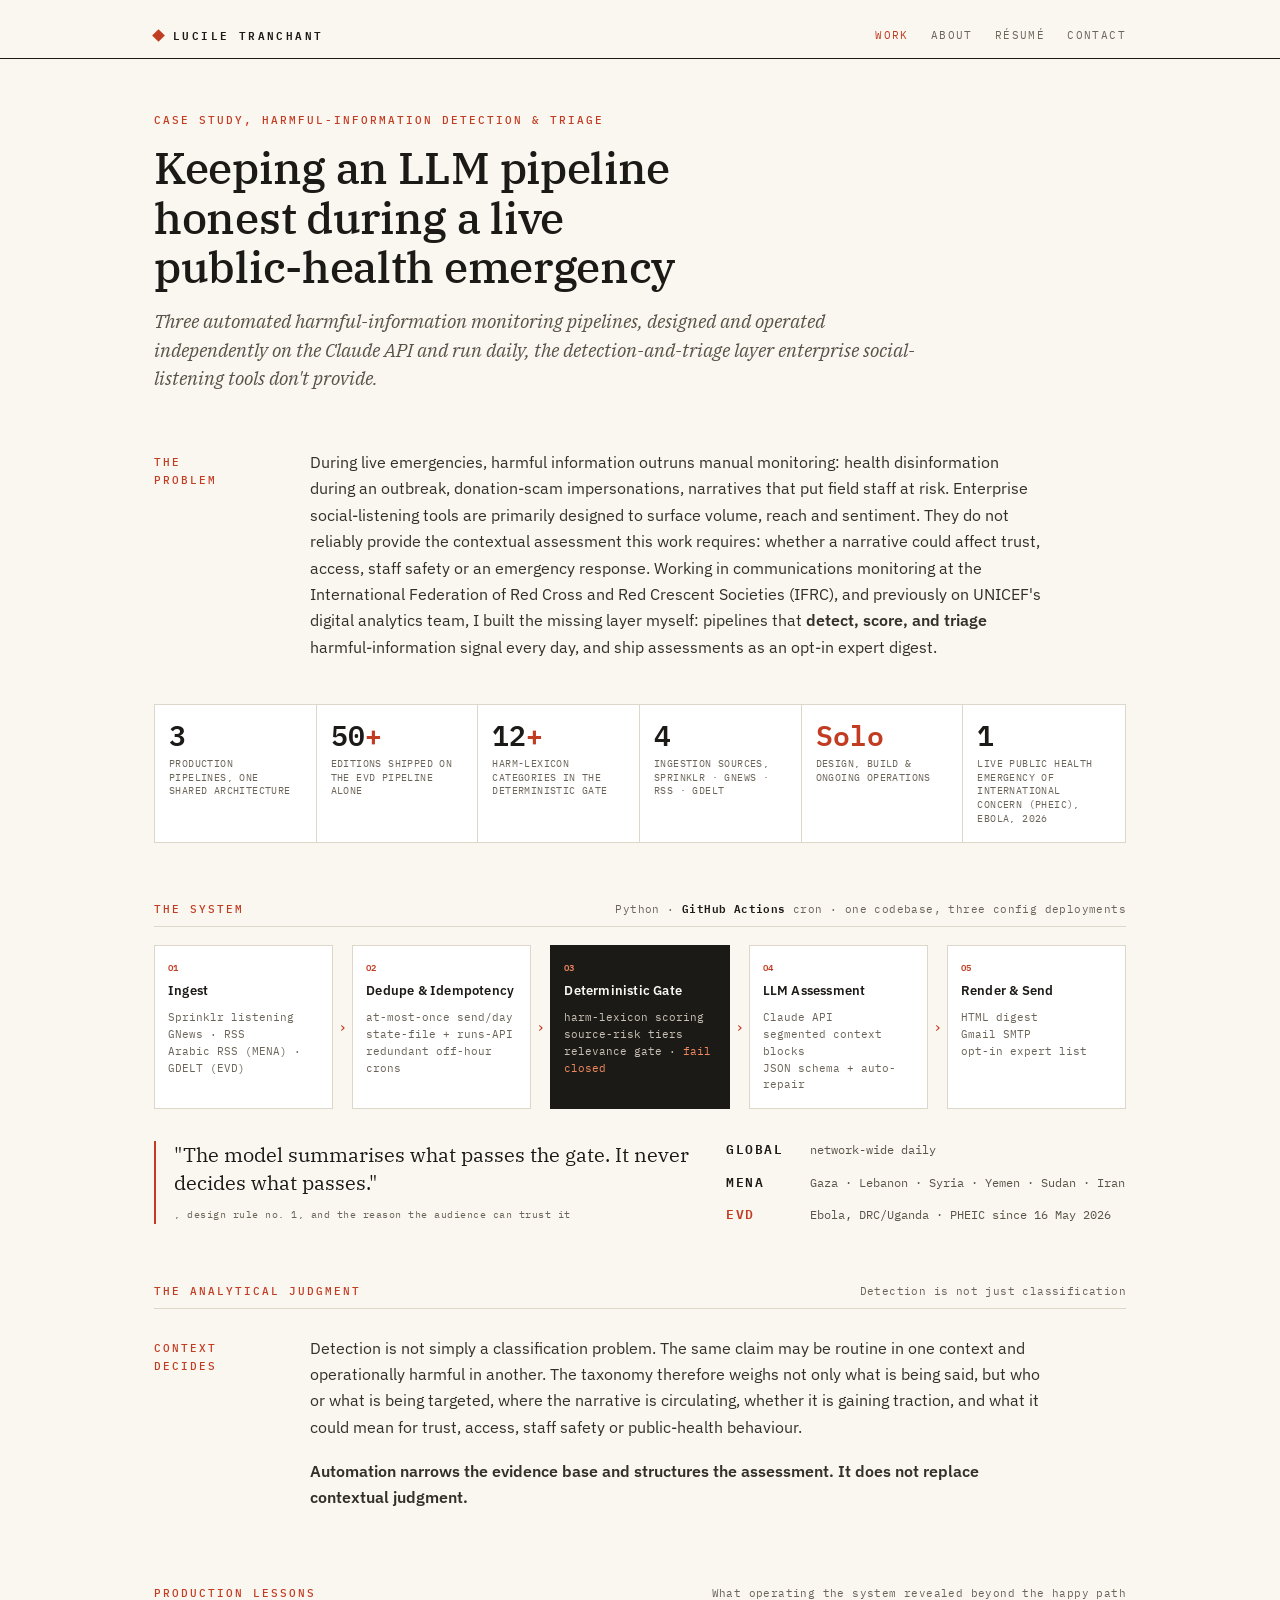
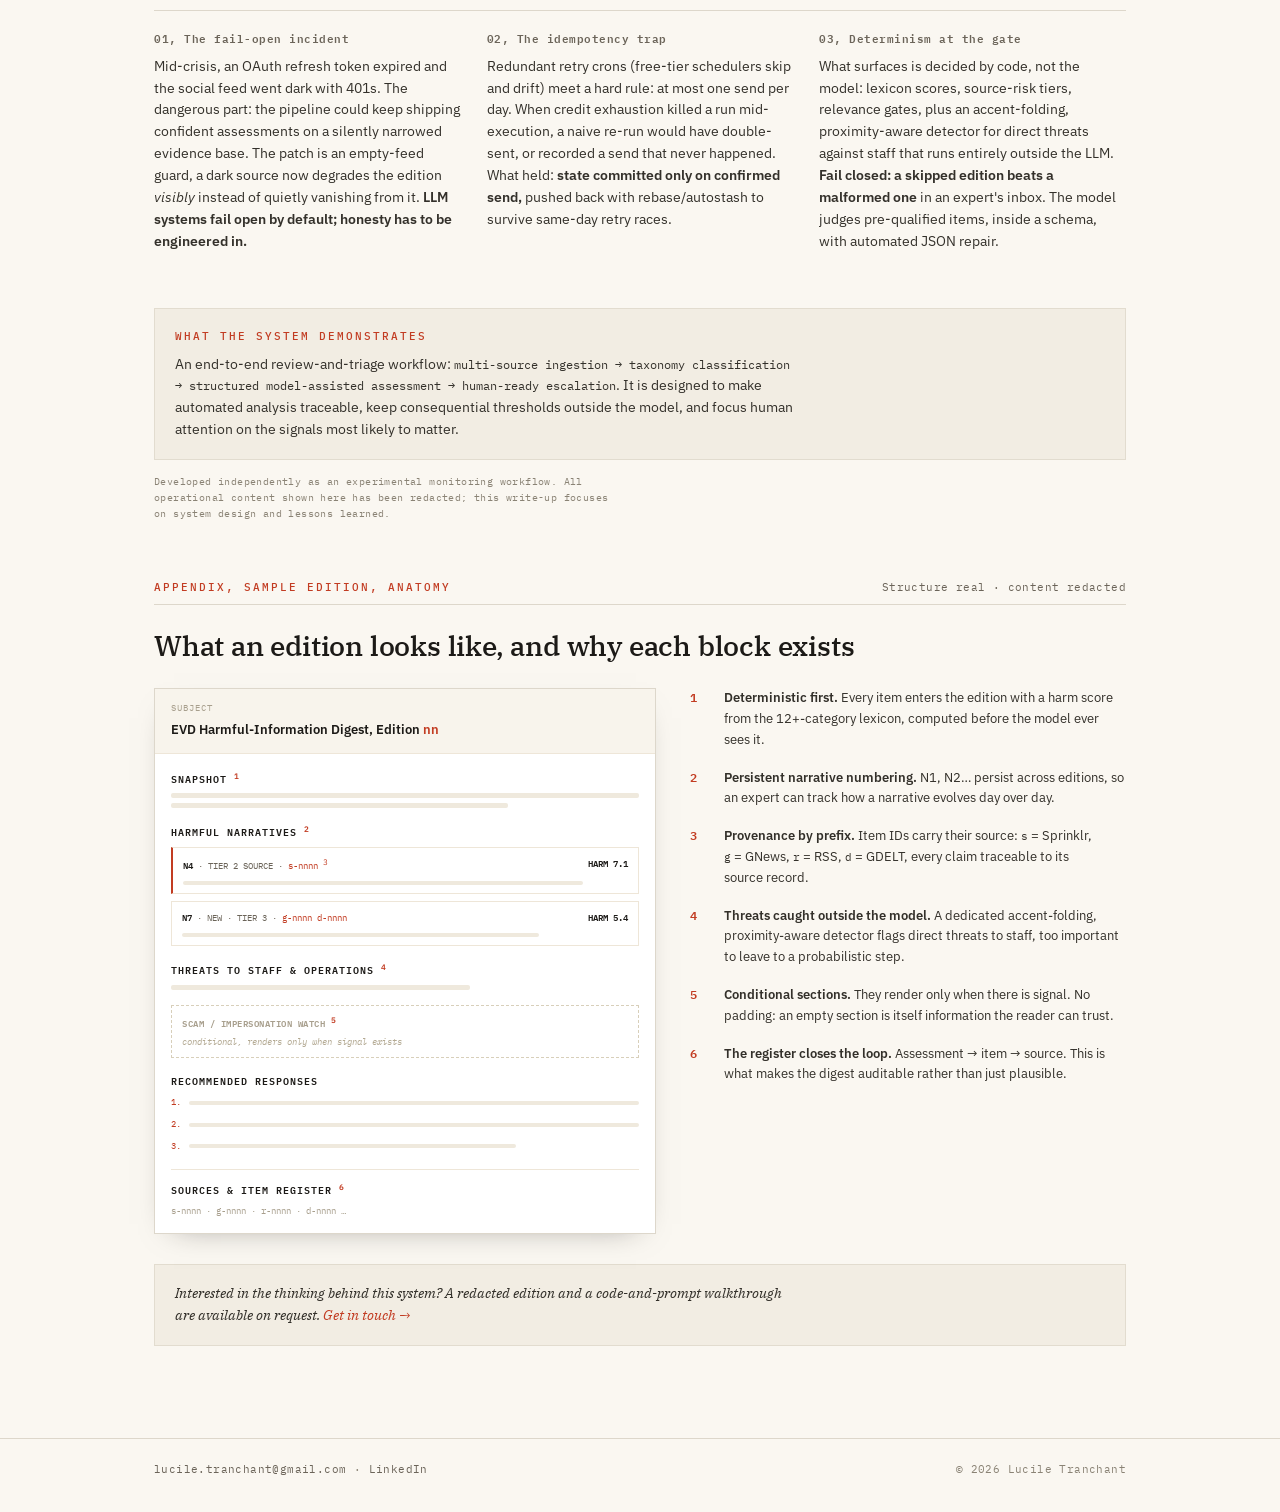
<file: uploads 2/luciletranchant-site_3/case-study/index.html>
<!DOCTYPE html>
<html lang="en">
<head>
<meta charset="utf-8">
<meta name="viewport" content="width=device-width, initial-scale=1">
<title>Keeping an LLM pipeline honest during a live public-health emergency, Lucile Tranchant</title>
<meta name="description" content="Case study: three automated harmful-information detection-and-triage pipelines, designed and operated independently on the Claude API, run daily through the 2026 Ebola public-health emergency.">
<link rel="icon" href="data:image/svg+xml,%3Csvg xmlns='http://www.w3.org/2000/svg' viewBox='0 0 16 16'%3E%3Crect x='4' y='4' width='8' height='8' fill='%23c23c22' transform='rotate(45 8 8)'/%3E%3C/svg%3E">
<link rel="preconnect" href="https://fonts.googleapis.com">
<link rel="preconnect" href="https://fonts.gstatic.com" crossorigin>
<link href="https://fonts.googleapis.com/css2?family=IBM+Plex+Serif:ital,wght@0,400;0,500;0,600;1,400&family=IBM+Plex+Sans:wght@400;500;600&family=IBM+Plex+Mono:wght@400;500;600&display=swap" rel="stylesheet">
<link rel="stylesheet" href="../assets/style.css">
</head>
<body>

<header class="masthead">
  <div class="wrap">
    <a class="wordmark" href="/">
      <span class="diamond" aria-hidden="true"></span>
      <span>Lucile Tranchant</span>
    </a>
    <nav class="site" aria-label="Site">
      <a href="/#work" aria-current="page">Work</a>
      <a href="/about/">About</a>
      <a href="/resume.pdf">Résumé</a>
      <a href="/contact/">Contact</a>
    </nav>
  </div>
</header>

<main>
  <div class="wrap">

    <p class="eyebrow">Case Study, Harmful-Information Detection &amp; Triage</p>
    <h1>Keeping an LLM pipeline honest during a live public-health emergency</h1>
    <p class="lede">Three automated harmful-information monitoring pipelines, designed and operated independently on the Claude API and run daily, the detection-and-triage layer enterprise social-listening tools don't provide.</p>

    <!-- PROBLEM -->
    <div class="section label-col">
      <p class="eyebrow" style="padding-top:4px;">The<br>Problem</p>
      <p style="font-size:16px;">During live emergencies, harmful information outruns manual monitoring: health disinformation during an outbreak, donation-scam impersonations, narratives that put field staff at risk. Enterprise social-listening tools are primarily designed to surface volume, reach and sentiment. They do not reliably provide the contextual assessment this work requires: whether a narrative could affect trust, access, staff safety or an emergency response. Working in communications monitoring at the International Federation of Red Cross and Red Crescent Societies (IFRC), and previously on UNICEF's digital analytics team, I built the missing layer myself: pipelines that <strong>detect, score, and triage</strong> harmful-information signal every day, and ship assessments as an opt-in expert digest.</p>
    </div>

    <!-- STATS -->
    <div class="stats" role="list">
      <div class="stat" role="listitem">
        <div class="n">3</div>
        <div class="t">production pipelines, one shared architecture</div>
      </div>
      <div class="stat" role="listitem">
        <div class="n">50<span class="plus">+</span></div>
        <div class="t">editions shipped on the EVD pipeline alone</div>
      </div>
      <div class="stat" role="listitem">
        <div class="n">12<span class="plus">+</span></div>
        <div class="t">harm-lexicon categories in the deterministic gate</div>
      </div>
      <div class="stat" role="listitem">
        <div class="n">4</div>
        <div class="t">ingestion sources, Sprinklr · GNews · RSS · GDELT</div>
      </div>
      <div class="stat hot" role="listitem">
        <div class="n">Solo</div>
        <div class="t">design, build &amp; ongoing operations</div>
      </div>
      <div class="stat" role="listitem">
        <div class="n">1</div>
        <div class="t">live Public Health Emergency of International Concern (PHEIC), Ebola, 2026</div>
      </div>
    </div>

    <!-- SYSTEM -->
    <div class="section">
      <div class="section-head">
        <span class="eyebrow">The System</span>
        <span class="section-note">Python · <strong style="color:var(--ink);">GitHub Actions</strong> cron · one codebase, three config deployments</span>
      </div>

      <div class="flow">
        <div class="pl-stage">
          <div class="num">01</div>
          <div class="name">Ingest</div>
          <div class="detail">Sprinklr listening<br>GNews · RSS<br>Arabic RSS (MENA) · GDELT (EVD)</div>
        </div>
        <div class="arrow" aria-hidden="true">›</div>
        <div class="pl-stage">
          <div class="num">02</div>
          <div class="name">Dedupe &amp; Idempotency</div>
          <div class="detail">at-most-once send/day<br>state-file + runs-API<br>redundant off-hour crons</div>
        </div>
        <div class="arrow" aria-hidden="true">›</div>
        <div class="pl-stage dark">
          <div class="num">03</div>
          <div class="name">Deterministic Gate</div>
          <div class="detail">harm-lexicon scoring<br>source-risk tiers<br>relevance gate · <span class="hot">fail closed</span></div>
        </div>
        <div class="arrow" aria-hidden="true">›</div>
        <div class="pl-stage">
          <div class="num">04</div>
          <div class="name">LLM Assessment</div>
          <div class="detail">Claude API<br>segmented context blocks<br>JSON schema + auto-repair</div>
        </div>
        <div class="arrow" aria-hidden="true">›</div>
        <div class="pl-stage">
          <div class="num">05</div>
          <div class="name">Render &amp; Send</div>
          <div class="detail">HTML digest<br>Gmail SMTP<br>opt-in expert list</div>
        </div>
      </div>

      <div class="quote-row">
        <blockquote class="rule">
          <p>"The model summarises what passes the gate. It never decides what passes."</p>
          <cite>,  design rule no. 1, and the reason the audience can trust it</cite>
        </blockquote>
        <div class="deploys">
          <div class="deploy"><span class="k">GLOBAL</span><span class="v">network-wide daily</span></div>
          <div class="deploy"><span class="k">MENA</span><span class="v">Gaza · Lebanon · Syria · Yemen · Sudan · Iran</span></div>
          <div class="deploy"><span class="k hot">EVD</span><span class="v">Ebola, DRC/Uganda · PHEIC since 16 May 2026</span></div>
        </div>
      </div>
    </div>

    <!-- ANALYTICAL JUDGMENT -->
    <div class="section">
      <div class="section-head">
        <span class="eyebrow">The Analytical Judgment</span>
        <span class="section-note">Detection is not just classification</span>
      </div>
      <div class="label-col" style="margin-top:26px;">
        <p class="eyebrow" style="padding-top:4px;">Context<br>decides</p>
        <div>
          <p>Detection is not simply a classification problem. The same claim may be routine in one context and operationally harmful in another. The taxonomy therefore weighs not only what is being said, but who or what is being targeted, where the narrative is circulating, whether it is gaining traction, and what it could mean for trust, access, staff safety or public-health behaviour.</p>
          <p><strong>Automation narrows the evidence base and structures the assessment. It does not replace contextual judgment.</strong></p>
        </div>
      </div>
    </div>

    <!-- PRODUCTION LESSONS -->
    <div class="section">
      <div class="section-head">
        <span class="eyebrow">Production Lessons</span>
        <span class="section-note">What operating the system revealed beyond the happy path</span>
      </div>
      <div class="lessons">
        <div class="lesson">
          <div class="lesson-num">01, The fail-open incident</div>
          <p>Mid-crisis, an OAuth refresh token expired and the social feed went dark with 401s. The dangerous part: the pipeline could keep shipping confident assessments on a silently narrowed evidence base. The patch is an empty-feed guard, a dark source now degrades the edition <em>visibly</em> instead of quietly vanishing from it. <strong>LLM systems fail open by default; honesty has to be engineered in.</strong></p>
        </div>
        <div class="lesson">
          <div class="lesson-num">02, The idempotency trap</div>
          <p>Redundant retry crons (free-tier schedulers skip and drift) meet a hard rule: at most one send per day. When credit exhaustion killed a run mid-execution, a naive re-run would have double-sent, or recorded a send that never happened. What held: <strong>state committed only on confirmed send,</strong> pushed back with rebase/autostash to survive same-day retry races.</p>
        </div>
        <div class="lesson">
          <div class="lesson-num">03, Determinism at the gate</div>
          <p>What surfaces is decided by code, not the model: lexicon scores, source-risk tiers, relevance gates, plus an accent-folding, proximity-aware detector for direct threats against staff that runs entirely outside the LLM. <strong>Fail closed: a skipped edition beats a malformed one</strong> in an expert's inbox. The model judges pre-qualified items, inside a schema, with automated JSON repair.</p>
        </div>
      </div>
    </div>

    <!-- TRUST & SAFETY -->
    <div class="section">
      <div class="panel">
        <span class="eyebrow">What the System Demonstrates</span>
        <p>An end-to-end review-and-triage workflow: <span class="chain">multi-source ingestion → taxonomy classification → structured model-assisted assessment → human-ready escalation</span>. It is designed to make automated analysis traceable, keep consequential thresholds outside the model, and focus human attention on the signals most likely to matter.</p>
      </div>
      <p class="provenance">Developed independently as an experimental monitoring workflow. All operational content shown here has been redacted; this write-up focuses on system design and lessons learned.</p>
    </div>

    <!-- APPENDIX: EDITION ANATOMY -->
    <div class="section">
      <div class="section-head">
        <span class="eyebrow">Appendix, Sample Edition, Anatomy</span>
        <span class="section-note">Structure real · content redacted</span>
      </div>
      <h2 style="margin-top:24px;">What an edition looks like, and why each block exists</h2>

      <div class="anatomy">
        <div class="mail" aria-label="Redacted sample digest edition">
          <div class="mail-subject">
            <div class="tag">Subject</div>
            <div class="subj">EVD Harmful-Information Digest, Edition <span style="color:var(--accent);">nn</span></div>
          </div>
          <div class="mail-body">
            <div>
              <div class="msec-label">Snapshot <sup>1</sup></div>
              <div class="bar" style="width:100%;"></div>
              <div class="bar" style="width:72%;margin-top:5px;"></div>
            </div>
            <div>
              <div class="msec-label">Harmful Narratives <sup>2</sup></div>
              <div class="item flagged">
                <div class="item-head">
                  <span><span class="id">N4</span> · TIER 2 SOURCE · <span class="src">s-nnnn</span> <sup>3</sup></span>
                  <span class="harm">HARM 7.1</span>
                </div>
                <div class="bar" style="width:90%;"></div>
              </div>
              <div class="item">
                <div class="item-head">
                  <span><span class="id">N7</span> · NEW · TIER 3 · <span class="src">g-nnnn d-nnnn</span></span>
                  <span class="harm">HARM 5.4</span>
                </div>
                <div class="bar" style="width:80%;"></div>
              </div>
            </div>
            <div>
              <div class="msec-label">Threats to Staff &amp; Operations <sup>4</sup></div>
              <div class="bar" style="width:64%;"></div>
            </div>
            <div class="msec-cond">
              <div class="msec-label">Scam / Impersonation Watch <sup>5</sup></div>
              <div class="note">conditional, renders only when signal exists</div>
            </div>
            <div>
              <div class="msec-label">Recommended Responses</div>
              <div class="resp-row"><span class="n">1.</span><span class="bar"></span></div>
              <div class="resp-row"><span class="n">2.</span><span class="bar"></span></div>
              <div class="resp-row"><span class="n">3.</span><span class="bar" style="flex:0 0 70%;"></span></div>
            </div>
            <div class="register">
              <div class="msec-label">Sources &amp; Item Register <sup>6</sup></div>
              <div class="ids">s-nnnn · g-nnnn · r-nnnn · d-nnnn …</div>
            </div>
          </div>
        </div>

        <div class="annos">
          <div class="anno">
            <div class="n">1</div>
            <p><strong>Deterministic first.</strong> Every item enters the edition with a harm score from the 12+-category lexicon, computed before the model ever sees it.</p>
          </div>
          <div class="anno">
            <div class="n">2</div>
            <p><strong>Persistent narrative numbering.</strong> N1, N2… persist across editions, so an expert can track how a narrative evolves day over day.</p>
          </div>
          <div class="anno">
            <div class="n">3</div>
            <p><strong>Provenance by prefix.</strong> Item IDs carry their source: <span class="code">s</span> = Sprinklr, <span class="code">g</span> = GNews, <span class="code">r</span> = RSS, <span class="code">d</span> = GDELT, every claim traceable to its source record.</p>
          </div>
          <div class="anno">
            <div class="n">4</div>
            <p><strong>Threats caught outside the model.</strong> A dedicated accent-folding, proximity-aware detector flags direct threats to staff, too important to leave to a probabilistic step.</p>
          </div>
          <div class="anno">
            <div class="n">5</div>
            <p><strong>Conditional sections.</strong> They render only when there is signal. No padding: an empty section is itself information the reader can trust.</p>
          </div>
          <div class="anno">
            <div class="n">6</div>
            <p><strong>The register closes the loop.</strong> Assessment → item → source. This is what makes the digest auditable rather than just plausible.</p>
          </div>
        </div>
      </div>

      <div class="panel" style="margin-top:30px;">
        <p style="font-family:var(--serif);font-style:italic;">Interested in the thinking behind this system? A redacted edition and a code-and-prompt walkthrough are available on request. <a href="mailto:lucile.tranchant@gmail.com">Get in touch →</a></p>
      </div>
    </div>

  </div>
</main>

<footer class="site">
  <div class="wrap">
    <span><a href="mailto:lucile.tranchant@gmail.com">lucile.tranchant@gmail.com</a> · <a href="https://www.linkedin.com/in/luciletranchant" rel="me">LinkedIn</a></span>
    <span>© 2026 Lucile Tranchant</span>
  </div>
</footer>

</body>
</html>
</file>
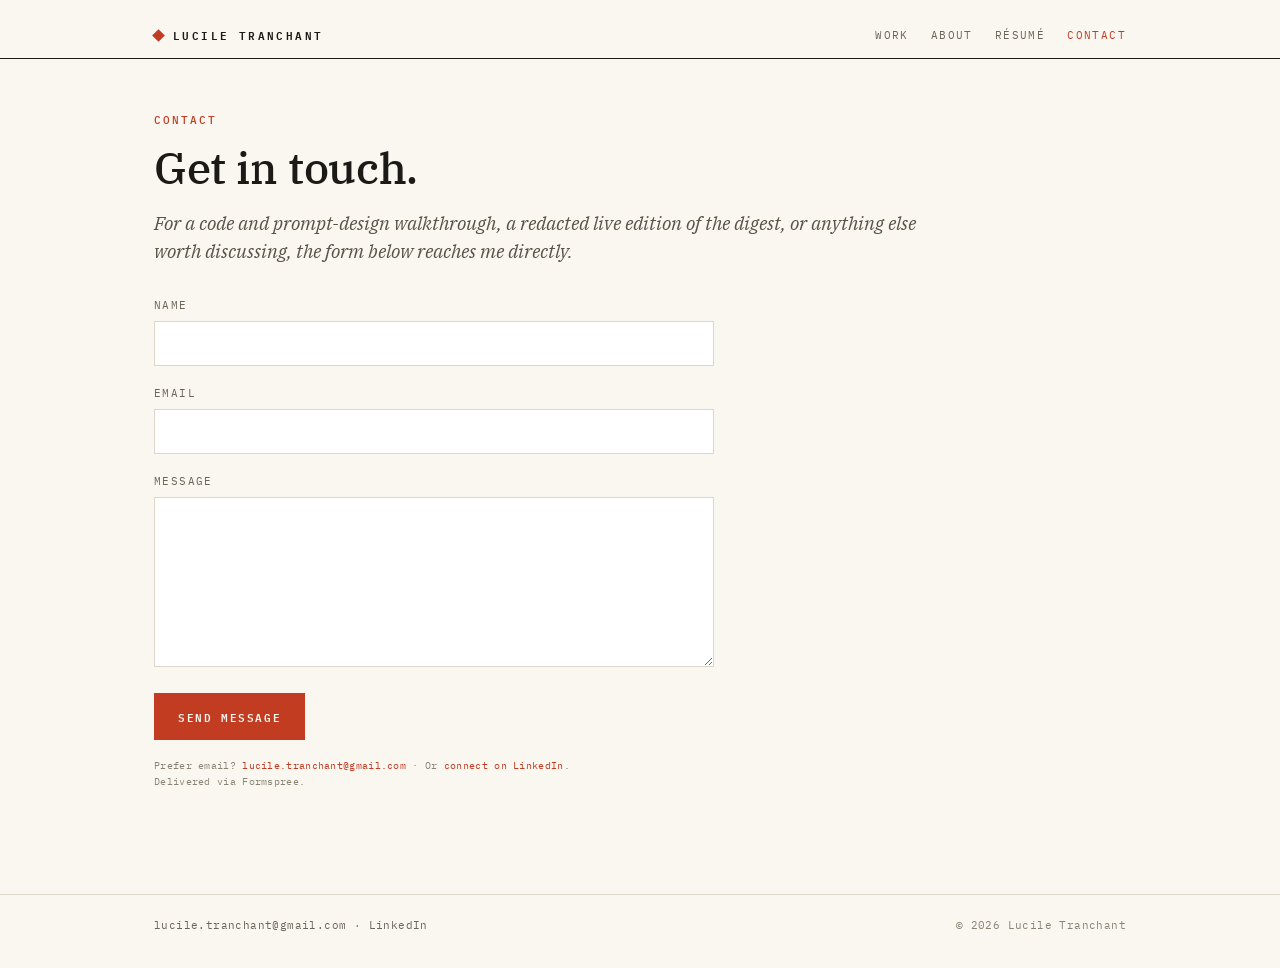
<file: uploads 2/luciletranchant-site_3/contact/index.html>
<!DOCTYPE html>
<html lang="en">
<head>
<meta charset="utf-8">
<meta name="viewport" content="width=device-width, initial-scale=1">
<title>Contact, Lucile Tranchant</title>
<meta name="description" content="Get in touch with Lucile Tranchant, harmful-information detection, triage and policy. Code walkthroughs and redacted digest editions available on request.">
<link rel="icon" href="data:image/svg+xml,%3Csvg xmlns='http://www.w3.org/2000/svg' viewBox='0 0 16 16'%3E%3Crect x='4' y='4' width='8' height='8' fill='%23c23c22' transform='rotate(45 8 8)'/%3E%3C/svg%3E">
<link rel="preconnect" href="https://fonts.googleapis.com">
<link rel="preconnect" href="https://fonts.gstatic.com" crossorigin>
<link href="https://fonts.googleapis.com/css2?family=IBM+Plex+Serif:ital,wght@0,400;0,500;0,600;1,400&family=IBM+Plex+Sans:wght@400;500;600&family=IBM+Plex+Mono:wght@400;500;600&display=swap" rel="stylesheet">
<link rel="stylesheet" href="../assets/style.css">
</head>
<body>

<header class="masthead">
  <div class="wrap">
    <a class="wordmark" href="/">
      <span class="diamond" aria-hidden="true"></span>
      <span>Lucile Tranchant</span>
    </a>
    <nav class="site" aria-label="Site">
      <a href="/#work">Work</a>
      <a href="/about/">About</a>
      <a href="/resume.pdf">Résumé</a>
      <a href="/contact/" aria-current="page">Contact</a>
    </nav>
  </div>
</header>

<main>
  <div class="wrap">

    <p class="eyebrow">Contact</p>
    <h1>Get in touch.</h1>
    <p class="lede">For a code and prompt-design walkthrough, a redacted live edition of the digest, or anything else worth discussing, the form below reaches me directly.</p>

    <form class="form" id="contact-form" action="https://formspree.io/f/xpqvlwwd" method="POST" novalidate>
      <div class="field">
        <label for="cf-name">Name</label>
        <input id="cf-name" name="name" type="text" autocomplete="name" required>
      </div>
      <div class="field">
        <label for="cf-email">Email</label>
        <input id="cf-email" name="email" type="email" autocomplete="email" required>
      </div>
      <div class="field">
        <label for="cf-message">Message</label>
        <textarea id="cf-message" name="message" required></textarea>
      </div>
      <div class="hp" aria-hidden="true">
        <label for="cf-gotcha">Leave this field empty</label>
        <input id="cf-gotcha" type="text" name="_gotcha" tabindex="-1" autocomplete="off">
      </div>
      <input type="hidden" name="_subject" value="Message via luciletranchant.com">
      <button class="btn" type="submit">Send message</button>
      <p class="form-status" id="form-status" role="status" aria-live="polite"></p>
      <p class="form-note">Prefer email? <a href="mailto:lucile.tranchant@gmail.com">lucile.tranchant@gmail.com</a> · Or <a href="https://www.linkedin.com/in/luciletranchant" rel="me">connect on LinkedIn</a>. Delivered via Formspree.</p>
    </form>

  </div>
</main>

<footer class="site">
  <div class="wrap">
    <span><a href="mailto:lucile.tranchant@gmail.com">lucile.tranchant@gmail.com</a> · <a href="https://www.linkedin.com/in/luciletranchant" rel="me">LinkedIn</a></span>
    <span>© 2026 Lucile Tranchant</span>
  </div>
</footer>

<script>
(function () {
  var form = document.getElementById('contact-form');
  var status = document.getElementById('form-status');
  if (!form) return;

  form.addEventListener('submit', function (e) {
    e.preventDefault();
    if (form.querySelector('[name="_gotcha"]').value) return; // honeypot

    var name = form.querySelector('#cf-name').value.trim();
    var email = form.querySelector('#cf-email').value.trim();
    var message = form.querySelector('#cf-message').value.trim();
    if (!name || !email || !message) {
      status.className = 'form-status err';
      status.textContent = 'Please fill in all three fields.';
      return;
    }

    // Not yet activated on Formspree → fall back to a pre-filled email
    if (form.action.indexOf('YOUR_FORM_ID') !== -1) {
      var body = message + '\n\n,  ' + name + ' (' + email + ')';
      window.location.href = 'mailto:lucile.tranchant@gmail.com'
        + '?subject=' + encodeURIComponent('Message via luciletranchant.com')
        + '&body=' + encodeURIComponent(body);
      return;
    }

    var btn = form.querySelector('.btn');
    btn.disabled = true;
    btn.textContent = 'Sending…';

    fetch(form.action, {
      method: 'POST',
      body: new FormData(form),
      headers: { 'Accept': 'application/json' }
    }).then(function (res) {
      if (res.ok) {
        form.querySelectorAll('.field, .btn').forEach(function (el) { el.style.display = 'none'; });
        status.className = 'form-status ok';
        status.textContent = 'Sent, thank you. I read everything that comes through here.';
      } else {
        throw new Error('non-ok');
      }
    }).catch(function () {
      btn.disabled = false;
      btn.textContent = 'Send message';
      status.className = 'form-status err';
      status.textContent = 'Something went wrong, please email me directly at lucile.tranchant@gmail.com.';
    });
  });
})();
</script>

</body>
</html>
</file>
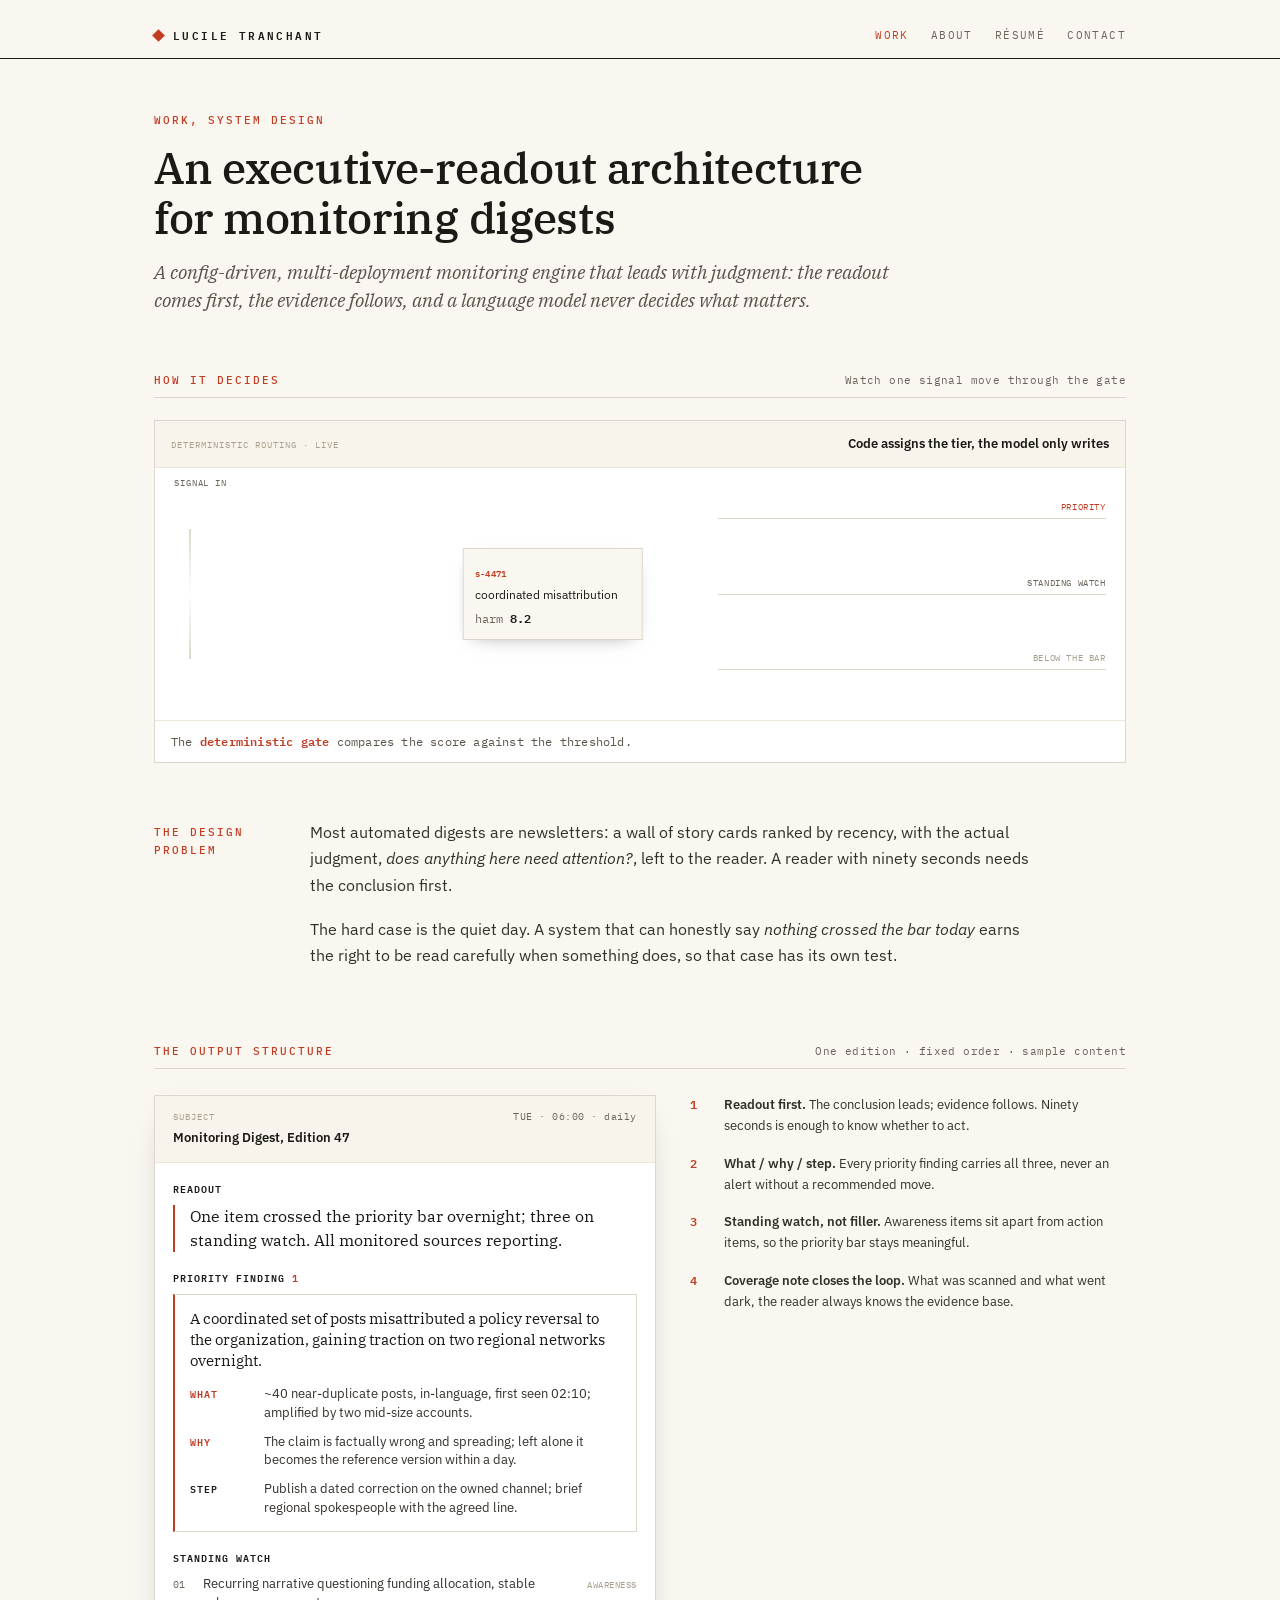
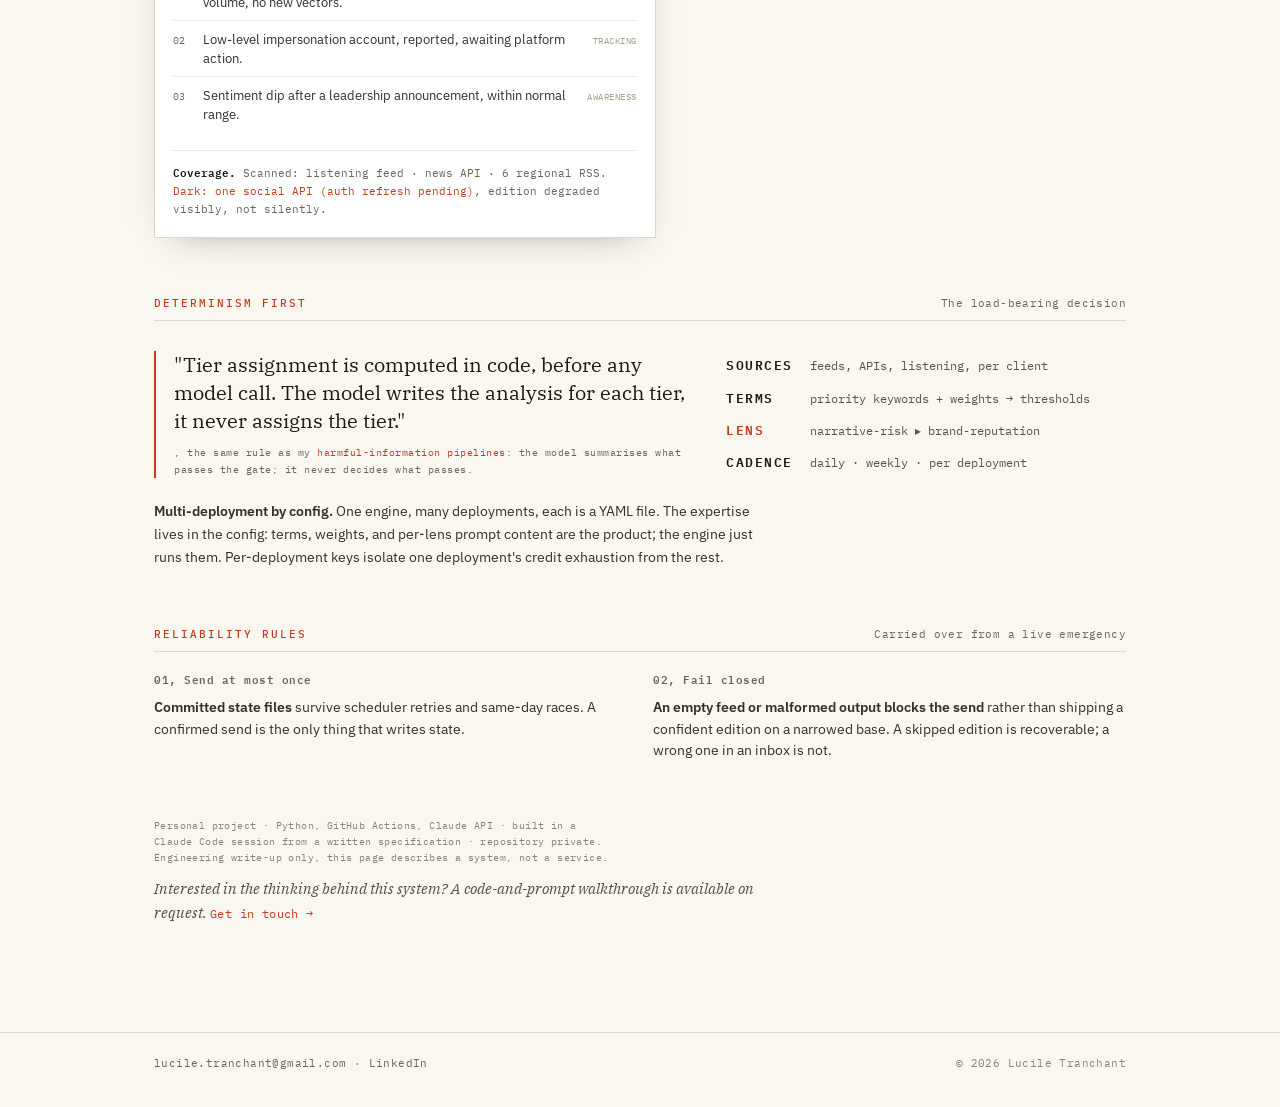
<file: uploads 2/luciletranchant-site_3/work/digest-architecture/index.html>
<!DOCTYPE html>
<html lang="en">
<head>
<meta charset="utf-8">
<meta name="viewport" content="width=device-width, initial-scale=1">
<title>An executive-readout architecture for monitoring digests, Lucile Tranchant</title>
<meta name="description" content="System design: a config-driven, multi-deployment monitoring engine where tier assignment is computed deterministically in code and the model writes analysis but never decides what matters.">
<link rel="icon" href="data:image/svg+xml,%3Csvg xmlns='http://www.w3.org/2000/svg' viewBox='0 0 16 16'%3E%3Crect x='4' y='4' width='8' height='8' fill='%23c23c22' transform='rotate(45 8 8)'/%3E%3C/svg%3E">
<link rel="preconnect" href="https://fonts.googleapis.com">
<link rel="preconnect" href="https://fonts.gstatic.com" crossorigin>
<link href="https://fonts.googleapis.com/css2?family=IBM+Plex+Serif:ital,wght@0,400;0,500;0,600;1,400&family=IBM+Plex+Sans:wght@400;500;600&family=IBM+Plex+Mono:wght@400;500;600&display=swap" rel="stylesheet">
<link rel="stylesheet" href="../../assets/style.css">
</head>
<body>

<header class="masthead">
  <div class="wrap">
    <a class="wordmark" href="/">
      <span class="diamond" aria-hidden="true"></span>
      <span>Lucile Tranchant</span>
    </a>
    <nav class="site" aria-label="Site">
      <a href="/#work" aria-current="page">Work</a>
      <a href="/about/">About</a>
      <a href="/resume.pdf">Résumé</a>
      <a href="/contact/">Contact</a>
    </nav>
  </div>
</header>

<main>
  <div class="wrap">

    <p class="eyebrow">Work, System Design</p>
    <h1>An executive-readout architecture for monitoring digests</h1>
    <p class="lede">A config-driven, multi-deployment monitoring engine that leads with judgment: the readout comes first, the evidence follows, and a language model never decides what matters.</p>

    <div class="section">
      <div class="section-head">
        <span class="eyebrow">How it decides</span>
        <span class="section-note">Watch one signal move through the gate</span>
      </div>
      <div class="gatesim" aria-label="Animated diagram: code scores and routes each signal; the model only writes analysis">
        <div class="gs-head">
          <span class="t">Deterministic routing · live</span>
          <span class="h">Code assigns the tier, the model only writes</span>
        </div>
        <div class="gs-scroll">
          <div class="gs-track">
            <div class="gs-in" aria-hidden="true"></div>
            <div class="gs-inlbl">Signal in</div>
            <div class="gs-gate" aria-hidden="true">
              <div class="g1">Gate</div>
              <div class="g2">code · not the model</div>
            </div>
            <div class="gs-lane pri" aria-hidden="true"><span class="ll">Priority</span></div>
            <div class="gs-lane wat" aria-hidden="true"><span class="ll">Standing watch</span></div>
            <div class="gs-lane drop" aria-hidden="true"><span class="ll">Below the bar</span></div>
          </div>
        </div>
        <div class="gs-status">Raw signal arrives, source, no verdict yet.</div>
      </div>
    </div>

    <div class="section label-col">
      <p class="eyebrow" style="padding-top:4px;">The design<br>problem</p>
      <div>
        <p>Most automated digests are newsletters: a wall of story cards ranked by recency, with the actual judgment, <em>does anything here need attention?</em>, left to the reader. A reader with ninety seconds needs the conclusion first.</p>
        <p>The hard case is the quiet day. A system that can honestly say <em>nothing crossed the bar today</em> earns the right to be read carefully when something does, so that case has its own test.</p>
      </div>
    </div>

    <div class="section">
      <div class="section-head">
        <span class="eyebrow">The output structure</span>
        <span class="section-note">One edition · fixed order · sample content</span>
      </div>
      <div class="anatomy">
        <div class="edition" aria-label="Sample rendered edition">
          <div class="ed-head">
            <div>
              <div class="tag">Subject</div>
              <div class="subj">Monitoring Digest, Edition 47</div>
            </div>
            <div class="meta">TUE · 06:00 · daily</div>
          </div>
          <div class="ed-body">
            <div class="ed-block">
              <div class="msec-label">Readout</div>
              <div class="readout"><p>One item crossed the priority bar overnight; three on standing watch. All monitored sources reporting.</p></div>
            </div>
            <div class="ed-block">
              <div class="msec-label">Priority finding <span style="color:var(--accent);">1</span></div>
              <div class="finding">
                <p class="claim">A coordinated set of posts misattributed a policy reversal to the organization, gaining traction on two regional networks overnight.</p>
                <div class="wxs">
                  <div class="wxs-row"><span class="k">What</span><span class="v">~40 near-duplicate posts, in-language, first seen 02:10; amplified by two mid-size accounts.</span></div>
                  <div class="wxs-row"><span class="k">Why</span><span class="v">The claim is factually wrong and spreading; left alone it becomes the reference version within a day.</span></div>
                  <div class="wxs-row step"><span class="k">Step</span><span class="v">Publish a dated correction on the owned channel; brief regional spokespeople with the agreed line.</span></div>
                </div>
              </div>
            </div>
            <div class="ed-block">
              <div class="msec-label">Standing watch</div>
              <div class="watch">
                <div class="watch-row"><span class="wn">01</span><span class="wt">Recurring narrative questioning funding allocation, stable volume, no new vectors.</span><span class="ws">awareness</span></div>
                <div class="watch-row"><span class="wn">02</span><span class="wt">Low-level impersonation account, reported, awaiting platform action.</span><span class="ws">tracking</span></div>
                <div class="watch-row"><span class="wn">03</span><span class="wt">Sentiment dip after a leadership announcement, within normal range.</span><span class="ws">awareness</span></div>
              </div>
            </div>
            <div class="ed-block">
              <div class="coverage"><b>Coverage.</b> Scanned: listening feed · news API · 6 regional RSS. <span class="dark">Dark: one social API (auth refresh pending)</span>, edition degraded visibly, not silently.</div>
            </div>
          </div>
        </div>
        <div class="annos">
          <div class="anno"><div class="n">1</div><p><strong>Readout first.</strong> The conclusion leads; evidence follows. Ninety seconds is enough to know whether to act.</p></div>
          <div class="anno"><div class="n">2</div><p><strong>What / why / step.</strong> Every priority finding carries all three, never an alert without a recommended move.</p></div>
          <div class="anno"><div class="n">3</div><p><strong>Standing watch, not filler.</strong> Awareness items sit apart from action items, so the priority bar stays meaningful.</p></div>
          <div class="anno"><div class="n">4</div><p><strong>Coverage note closes the loop.</strong> What was scanned and what went dark, the reader always knows the evidence base.</p></div>
        </div>
      </div>
    </div>

    <div class="section">
      <div class="section-head">
        <span class="eyebrow">Determinism first</span>
        <span class="section-note">The load-bearing decision</span>
      </div>
      <div class="quote-row">
        <blockquote class="rule">
          <p>"Tier assignment is computed in code, before any model call. The model writes the analysis for each tier, it never assigns the tier."</p>
          <cite>,  the same rule as my <a href="/case-study/">harmful-information pipelines</a>: the model summarises what passes the gate; it never decides what passes.</cite>
        </blockquote>
        <div class="deploys">
          <div class="deploy"><span class="k">SOURCES</span><span class="v">feeds, APIs, listening, per client</span></div>
          <div class="deploy"><span class="k">TERMS</span><span class="v">priority keywords + weights → thresholds</span></div>
          <div class="deploy"><span class="k hot">LENS</span><span class="v">narrative-risk ▸ brand-reputation</span></div>
          <div class="deploy"><span class="k">CADENCE</span><span class="v">daily · weekly · per deployment</span></div>
        </div>
      </div>
      <p style="font-size:14px;margin-top:22px;max-width:44em;"><strong>Multi-deployment by config.</strong> One engine, many deployments, each is a YAML file. The expertise lives in the config: terms, weights, and per-lens prompt content are the product; the engine just runs them. Per-deployment keys isolate one deployment's credit exhaustion from the rest.</p>
    </div>

    <div class="section">
      <div class="section-head">
        <span class="eyebrow">Reliability rules</span>
        <span class="section-note">Carried over from a live emergency</span>
      </div>
      <div class="lessons" style="grid-template-columns:repeat(2,1fr);">
        <div class="lesson">
          <div class="lesson-num">01, Send at most once</div>
          <p><strong>Committed state files</strong> survive scheduler retries and same-day races. A confirmed send is the only thing that writes state.</p>
        </div>
        <div class="lesson">
          <div class="lesson-num">02, Fail closed</div>
          <p><strong>An empty feed or malformed output blocks the send</strong> rather than shipping a confident edition on a narrowed base. A skipped edition is recoverable; a wrong one in an inbox is not.</p>
        </div>
      </div>
    </div>

    <div class="section">
      <p class="provenance">Personal project · Python, GitHub Actions, Claude API · built in a Claude Code session from a written specification · repository private. Engineering write-up only, this page describes a system, not a service.</p>
      <p class="closing">Interested in the thinking behind this system? A code-and-prompt walkthrough is available on request. <a href="mailto:lucile.tranchant@gmail.com">Get in touch →</a></p>
    </div>

  </div>
</main>

<script>
(function () {
  var track = document.querySelector('.gatesim .gs-track');
  var status = document.querySelector('.gatesim .gs-status');
  if (!track || !status) return;

  var items = [
    { src: 's-4471', txt: 'coordinated misattribution', score: '8.2', tier: 'pri' },
    { src: 'g-2210', txt: 'funding-allocation narrative', score: '3.4', tier: 'wat' },
    { src: 'r-0090', txt: 'routine press mention', score: '1.1', tier: 'drop' },
    { src: 's-5218', txt: 'donation-scam impersonation', score: '7.1', tier: 'pri' },
    { src: 'r-3388', txt: 'recurring policy question', score: '2.6', tier: 'wat' }
  ];
  var tierName = { pri: 'Priority finding', wat: 'Standing watch', drop: 'Below the bar' };
  var IW = 180;
  var wait = function (ms) { return new Promise(function (r) { setTimeout(r, ms); }); };

  function pos() {
    var w = track.clientWidth, h = track.clientHeight;
    return {
      inX: w * 0.115, inY: h * 0.5,
      gateX: w * 0.41, gateY: h * 0.5,
      laneX: w * 0.76,
      laneY: { pri: h * 0.20, wat: h * 0.5, drop: h * 0.80 }
    };
  }

  function makeItem(it) {
    var el = document.createElement('div');
    el.className = 'gs-item';
    el.innerHTML =
      '<span class="gsi-src">' + it.src + '</span>' +
      '<span class="gsi-txt">' + it.txt + '</span>' +
      '<div><span class="gsi-score"><span class="lab">harm </span><span class="v"></span></span></div>' +
      '<div class="gsi-anal"><div class="b"></div><div class="b"></div></div>';
    track.appendChild(el);
    return el;
  }

  async function cycle(it) {
    var p = pos();
    var el = makeItem(it);
    var ih = el.offsetHeight;
    var at = function (cx, cy) { return 'translate(' + (cx - IW / 2) + 'px,' + (cy - ih / 2) + 'px)'; };

    el.style.transition = 'none';
    el.style.opacity = '0';
    el.style.transform = at(p.inX, p.inY);
    el.getBoundingClientRect();
    el.style.transition = 'transform .85s cubic-bezier(.45,0,.15,1), opacity .45s ease';
    el.style.opacity = '1';
    status.innerHTML = 'Raw signal arrives, source, no verdict yet.';
    await wait(780);

    el.querySelector('.gsi-score .v').textContent = it.score;
    el.querySelector('.gsi-score').classList.add('on');
    status.innerHTML = '<b>Code</b> scores every item, a harm/priority number, before any model call.';
    await wait(880);

    el.style.transform = at(p.gateX, p.gateY);
    status.innerHTML = 'The <b>deterministic gate</b> compares the score against the threshold.';
    await wait(980);

    el.classList.add(it.tier);
    el.style.transform = at(p.laneX, p.laneY[it.tier]);
    status.innerHTML = '<b>Code</b> assigns the tier &rarr; ' + tierName[it.tier] + '.';
    await wait(960);

    if (it.tier === 'drop') {
      status.innerHTML = 'Below the bar &mdash; <b>never sent</b>. A quiet day is allowed to stay quiet.';
      await wait(820);
    } else {
      el.classList.add('writing');
      var bars = el.querySelectorAll('.gsi-anal .b');
      bars[0].style.width = '100%';
      await wait(120);
      bars[1].style.width = '70%';
      status.innerHTML = 'Only now does the <b style="color:var(--ink)">model</b> write the analysis &mdash; it never chose the tier.';
      await wait(1450);
    }
    el.style.opacity = '0';
    await wait(460);
    el.remove();
  }

  function renderStatic() {
    var p = pos();
    ['pri', 'wat', 'drop'].forEach(function (t) {
      var it = items.find(function (x) { return x.tier === t; });
      var el = makeItem(it);
      var ih = el.offsetHeight;
      el.classList.add(t);
      el.querySelector('.gsi-score .v').textContent = it.score;
      el.querySelector('.gsi-score').classList.add('on');
      el.style.transform = 'translate(' + (p.laneX - IW / 2) + 'px,' + (p.laneY[t] - ih / 2) + 'px)';
      if (t !== 'drop') {
        el.classList.add('writing');
        var bars = el.querySelectorAll('.gsi-anal .b');
        bars[0].style.width = '100%'; bars[1].style.width = '70%';
      }
    });
    status.innerHTML = '<b>Code</b> scores and assigns the tier; the <b style="color:var(--ink)">model</b> only writes the analysis.';
  }

  var reduce = window.matchMedia && window.matchMedia('(prefers-reduced-motion: reduce)').matches;
  if (reduce) { renderStatic(); return; }

  (async function run() {
    var i = 0;
    while (true) {
      if (document.hidden) { await wait(500); continue; }
      await cycle(items[i % items.length]);
      i++;
      await wait(520);
    }
  })();
})();
</script>

</body>

<footer class="site">
  <div class="wrap">
    <span><a href="mailto:lucile.tranchant@gmail.com">lucile.tranchant@gmail.com</a> · <a href="https://www.linkedin.com/in/luciletranchant" rel="me">LinkedIn</a></span>
    <span>© 2026 Lucile Tranchant</span>
  </div>
</footer>

</body>
</html>
</file>
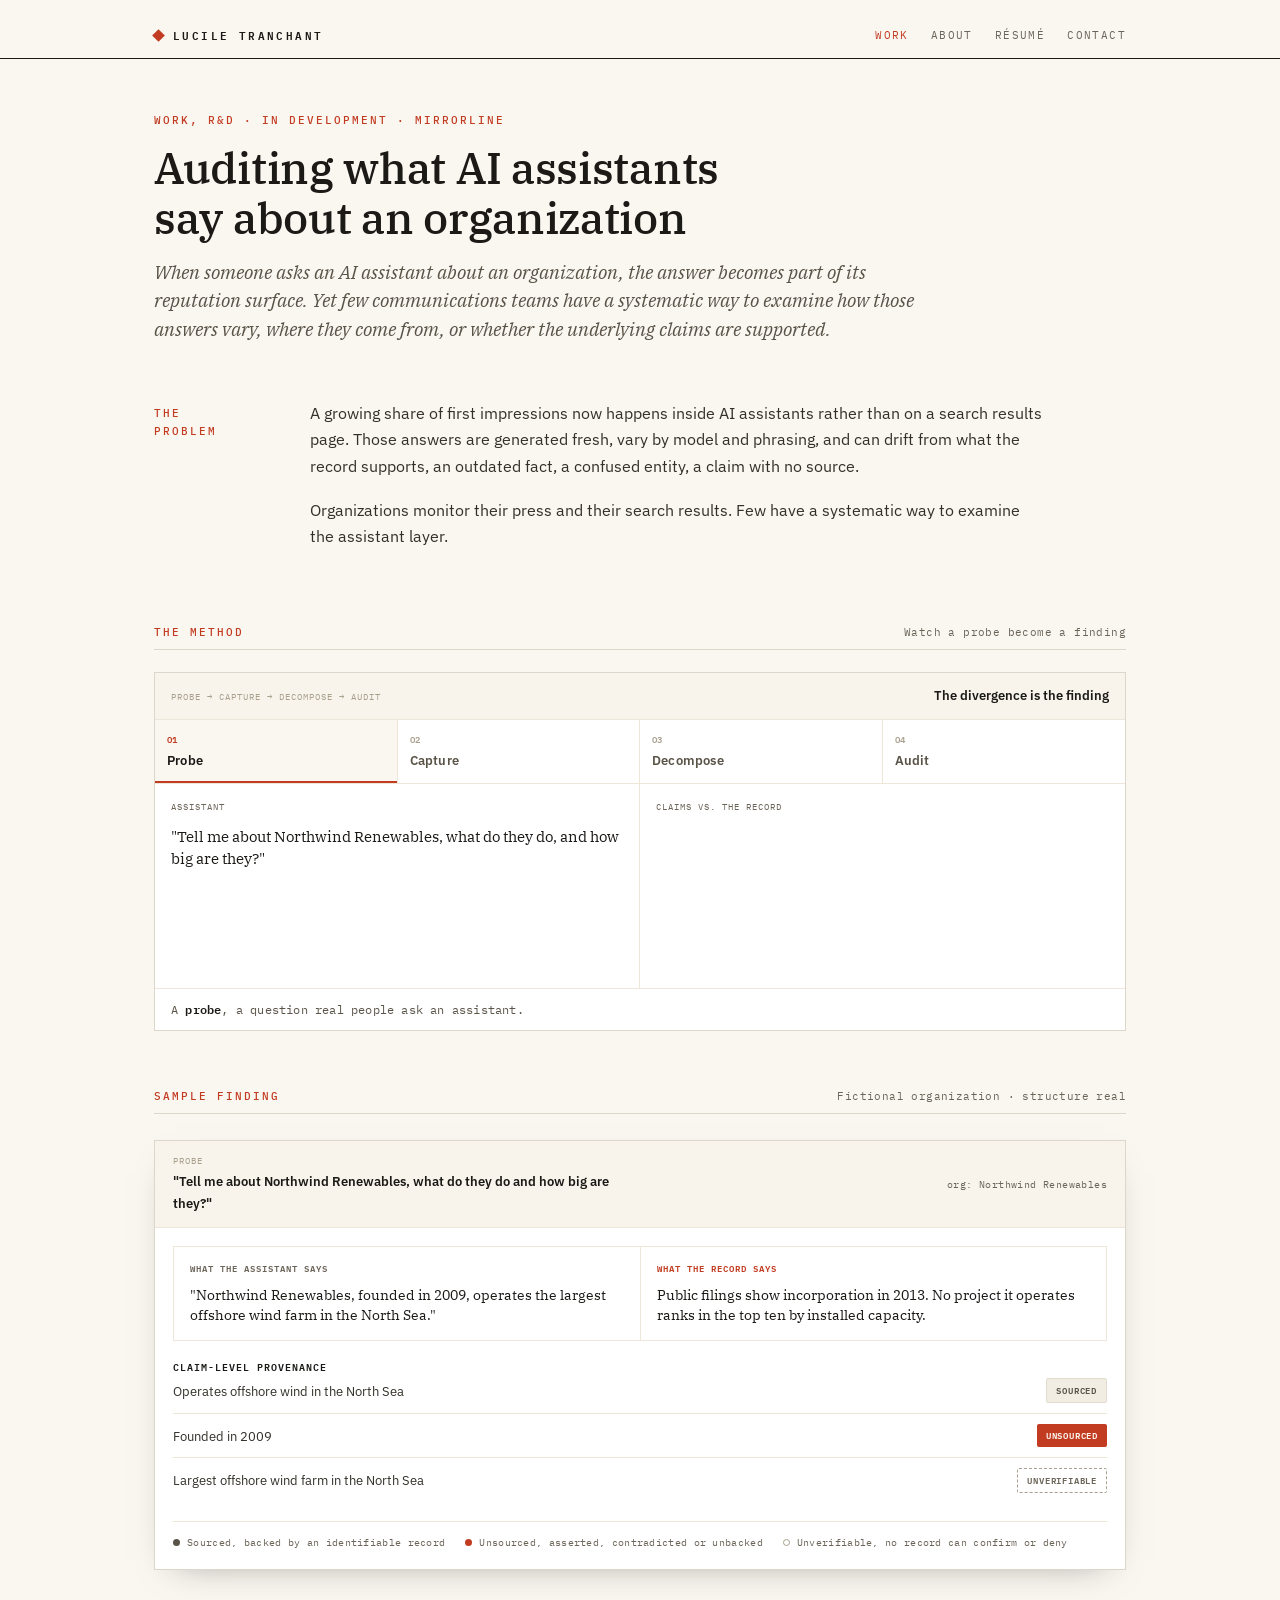
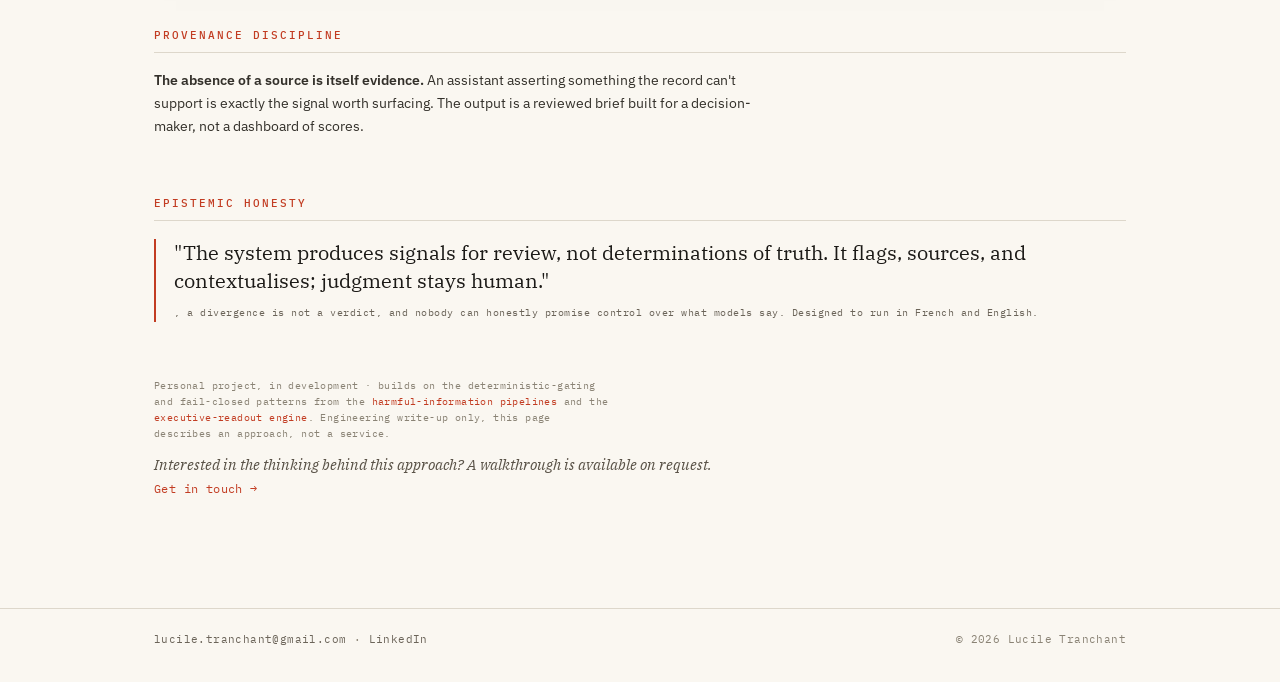
<file: uploads 2/luciletranchant-site_3/work/mirrorline/index.html>
<!DOCTYPE html>
<html lang="en">
<head>
<meta charset="utf-8">
<meta name="viewport" content="width=device-width, initial-scale=1">
<title>Mirrorline, auditing what AI assistants say about an organization, Lucile Tranchant</title>
<meta name="description" content="R&D: structured probes to AI assistants about an organization, audited against the public record. The divergence between the record and the answers is the finding.">
<link rel="icon" href="data:image/svg+xml,%3Csvg xmlns='http://www.w3.org/2000/svg' viewBox='0 0 16 16'%3E%3Crect x='4' y='4' width='8' height='8' fill='%23c23c22' transform='rotate(45 8 8)'/%3E%3C/svg%3E">
<link rel="preconnect" href="https://fonts.googleapis.com">
<link rel="preconnect" href="https://fonts.gstatic.com" crossorigin>
<link href="https://fonts.googleapis.com/css2?family=IBM+Plex+Serif:ital,wght@0,400;0,500;0,600;1,400&family=IBM+Plex+Sans:wght@400;500;600&family=IBM+Plex+Mono:wght@400;500;600&display=swap" rel="stylesheet">
<link rel="stylesheet" href="../../assets/style.css">
</head>
<body>

<header class="masthead">
  <div class="wrap">
    <a class="wordmark" href="/">
      <span class="diamond" aria-hidden="true"></span>
      <span>Lucile Tranchant</span>
    </a>
    <nav class="site" aria-label="Site">
      <a href="/#work" aria-current="page">Work</a>
      <a href="/about/">About</a>
      <a href="/resume.pdf">Résumé</a>
      <a href="/contact/">Contact</a>
    </nav>
  </div>
</header>

<main>
  <div class="wrap">

    <p class="eyebrow">Work, R&amp;D · In Development · Mirrorline</p>
    <h1>Auditing what AI assistants say about an organization</h1>
    <p class="lede">When someone asks an AI assistant about an organization, the answer becomes part of its reputation surface. Yet few communications teams have a systematic way to examine how those answers vary, where they come from, or whether the underlying claims are supported.</p>

    <div class="section label-col">
      <p class="eyebrow" style="padding-top:4px;">The<br>problem</p>
      <div>
        <p>A growing share of first impressions now happens inside AI assistants rather than on a search results page. Those answers are generated fresh, vary by model and phrasing, and can drift from what the record supports, an outdated fact, a confused entity, a claim with no source.</p>
        <p>Organizations monitor their press and their search results. Few have a systematic way to examine the assistant layer.</p>
      </div>
    </div>

    <div class="section">
      <div class="section-head">
        <span class="eyebrow">The method</span>
        <span class="section-note">Watch a probe become a finding</span>
      </div>
      <div class="mirsim" aria-label="Animated flow: a probe is captured, decomposed into claims, and each claim audited against the record">
        <div class="ms-head">
          <span class="t">Probe → Capture → Decompose → Audit</span>
          <span class="h">The divergence is the finding</span>
        </div>
        <div class="ms-stages">
          <div class="ms-stage"><div class="num">01</div><div class="nm">Probe</div><div class="tick" aria-hidden="true"></div></div>
          <div class="ms-stage"><div class="num">02</div><div class="nm">Capture</div><div class="tick" aria-hidden="true"></div></div>
          <div class="ms-stage"><div class="num">03</div><div class="nm">Decompose</div><div class="tick" aria-hidden="true"></div></div>
          <div class="ms-stage"><div class="num">04</div><div class="nm">Audit</div><div class="tick" aria-hidden="true"></div></div>
        </div>
        <div class="ms-body">
          <div class="ms-answer">
            <div class="ms-lab">Assistant</div>
            <div class="ms-q">"Tell me about Northwind Renewables, what do they do, and how big are they?"</div>
            <div class="ms-a">"Northwind Renewables, founded in 2009, operates the largest offshore wind farm in the North Sea."</div>
          </div>
          <div class="ms-claims2">
            <div class="ms-lab">Claims vs. the record</div>
            <div class="ms-claimrow"><span class="c">Operates offshore wind in the North Sea</span><span class="ms-chip sourced">Sourced</span></div>
            <div class="ms-claimrow flag"><span class="c">Founded in 2009</span><span class="ms-chip unsourced">Unsourced</span></div>
            <div class="ms-claimrow"><span class="c">Largest offshore wind farm in the North Sea</span><span class="ms-chip unverifiable">Unverifiable</span></div>
          </div>
        </div>
        <div class="ms-status">A probe, a question real people ask an assistant.</div>
      </div>
    </div>

    <div class="section">
      <div class="section-head">
        <span class="eyebrow">Sample finding</span>
        <span class="section-note">Fictional organization · structure real</span>
      </div>
      <div class="finding-card">
        <div class="fc-head">
          <div>
            <div class="tag">Probe</div>
            <div class="q">"Tell me about Northwind Renewables, what do they do and how big are they?"</div>
          </div>
          <div class="org">org: Northwind Renewables</div>
        </div>
        <div class="fc-body">
          <div class="split">
            <div class="assistant">
              <div class="lab">What the assistant says</div>
              <p class="txt">"Northwind Renewables, founded in 2009, operates the largest offshore wind farm in the North Sea."</p>
            </div>
            <div class="record">
              <div class="lab" style="color:var(--accent);">What the record says</div>
              <p class="txt">Public filings show incorporation in 2013. No project it operates ranks in the top ten by installed capacity.</p>
            </div>
          </div>
          <div>
            <div class="msec-label" style="margin-bottom:4px;">Claim-level provenance</div>
            <div class="claims">
              <div class="claim-line"><span class="ct">Operates offshore wind in the North Sea</span><span class="chip sourced">Sourced</span></div>
              <div class="claim-line"><span class="ct">Founded in 2009</span><span class="chip unsourced">Unsourced</span></div>
              <div class="claim-line"><span class="ct">Largest offshore wind farm in the North Sea</span><span class="chip unverifiable">Unverifiable</span></div>
            </div>
          </div>
          <div class="prov-legend">
            <span class="lg sourced"><span class="dot"></span>Sourced, backed by an identifiable record</span>
            <span class="lg unsourced"><span class="dot"></span>Unsourced, asserted, contradicted or unbacked</span>
            <span class="lg unverifiable"><span class="dot"></span>Unverifiable, no record can confirm or deny</span>
          </div>
        </div>
      </div>
    </div>

    <div class="section">
      <div class="section-head">
        <span class="eyebrow">Provenance discipline</span>
      </div>
      <p style="font-size:14px;max-width:44em;margin-top:16px;"><strong>The absence of a source is itself evidence.</strong> An assistant asserting something the record can't support is exactly the signal worth surfacing. The output is a reviewed brief built for a decision-maker, not a dashboard of scores.</p>
    </div>

    <div class="section">
      <div class="section-head">
        <span class="eyebrow">Epistemic honesty</span>
      </div>
      <blockquote class="rule" style="margin-top:18px;">
        <p>"The system produces signals for review, not determinations of truth. It flags, sources, and contextualises; judgment stays human."</p>
        <cite>,  a divergence is not a verdict, and nobody can honestly promise control over what models say. Designed to run in French and English.</cite>
      </blockquote>
    </div>

    <div class="section">
      <p class="provenance">Personal project, in development · builds on the deterministic-gating and fail-closed patterns from the <a href="/case-study/">harmful-information pipelines</a> and the <a href="/work/digest-architecture/">executive-readout engine</a>. Engineering write-up only, this page describes an approach, not a service.</p>
      <p class="closing">Interested in the thinking behind this approach? A walkthrough is available on request. <a href="mailto:lucile.tranchant@gmail.com">Get in touch →</a></p>
    </div>

  </div>
</main>

<script>
(function () {
  var root = document.querySelector('.mirsim');
  if (!root) return;
  var stages = [].slice.call(root.querySelectorAll('.ms-stage'));
  var q = root.querySelector('.ms-q'), a = root.querySelector('.ms-a');
  var rows = [].slice.call(root.querySelectorAll('.ms-claimrow'));
  var status = root.querySelector('.ms-status');
  var wait = function (ms) { return new Promise(function (r) { setTimeout(r, ms); }); };
  function stage(i) { stages.forEach(function (s, j) { s.classList.toggle('on', j === i); s.classList.toggle('done', j < i); }); }
  function reset() { stage(-1); q.classList.remove('on'); a.classList.remove('on'); rows.forEach(function (r) { r.classList.remove('on'); r.querySelector('.ms-chip').classList.remove('show'); }); }

  var reduce = window.matchMedia && window.matchMedia('(prefers-reduced-motion: reduce)').matches;
  if (reduce) {
    stage(3); q.classList.add('on'); a.classList.add('on');
    rows.forEach(function (r) { r.classList.add('on'); r.querySelector('.ms-chip').classList.add('show'); });
    status.innerHTML = 'Each claim is checked against the record; the <b>divergence</b> is the finding.';
    return;
  }

  (async function run() {
    while (true) {
      if (document.hidden) { await wait(500); continue; }
      reset(); await wait(450);
      stage(0); q.classList.add('on');
      status.innerHTML = 'A <b style="color:var(--ink)">probe</b>, a question real people ask an assistant.';
      await wait(1700);
      stage(1); a.classList.add('on');
      status.innerHTML = 'The answer is <b style="color:var(--ink)">captured</b> verbatim, model and phrasing recorded.';
      await wait(1900);
      stage(2);
      status.innerHTML = 'The answer is <b style="color:var(--ink)">decomposed</b> into individual, checkable claims.';
      for (var k = 0; k < rows.length; k++) { rows[k].classList.add('on'); await wait(540); }
      await wait(500);
      stage(3);
      status.innerHTML = 'Each claim is <b style="color:var(--ink)">audited</b> against the public record…';
      for (var m = 0; m < rows.length; m++) { rows[m].querySelector('.ms-chip').classList.add('show'); await wait(720); }
      await wait(450);
      status.innerHTML = 'The <b>divergence</b> is the finding, "founded 2009" has no source.';
      await wait(2700);
    }
  })();
})();
</script>

</body>

<footer class="site">
  <div class="wrap">
    <span><a href="mailto:lucile.tranchant@gmail.com">lucile.tranchant@gmail.com</a> · <a href="https://www.linkedin.com/in/luciletranchant" rel="me">LinkedIn</a></span>
    <span>© 2026 Lucile Tranchant</span>
  </div>
</footer>

</body>
</html>
</file>
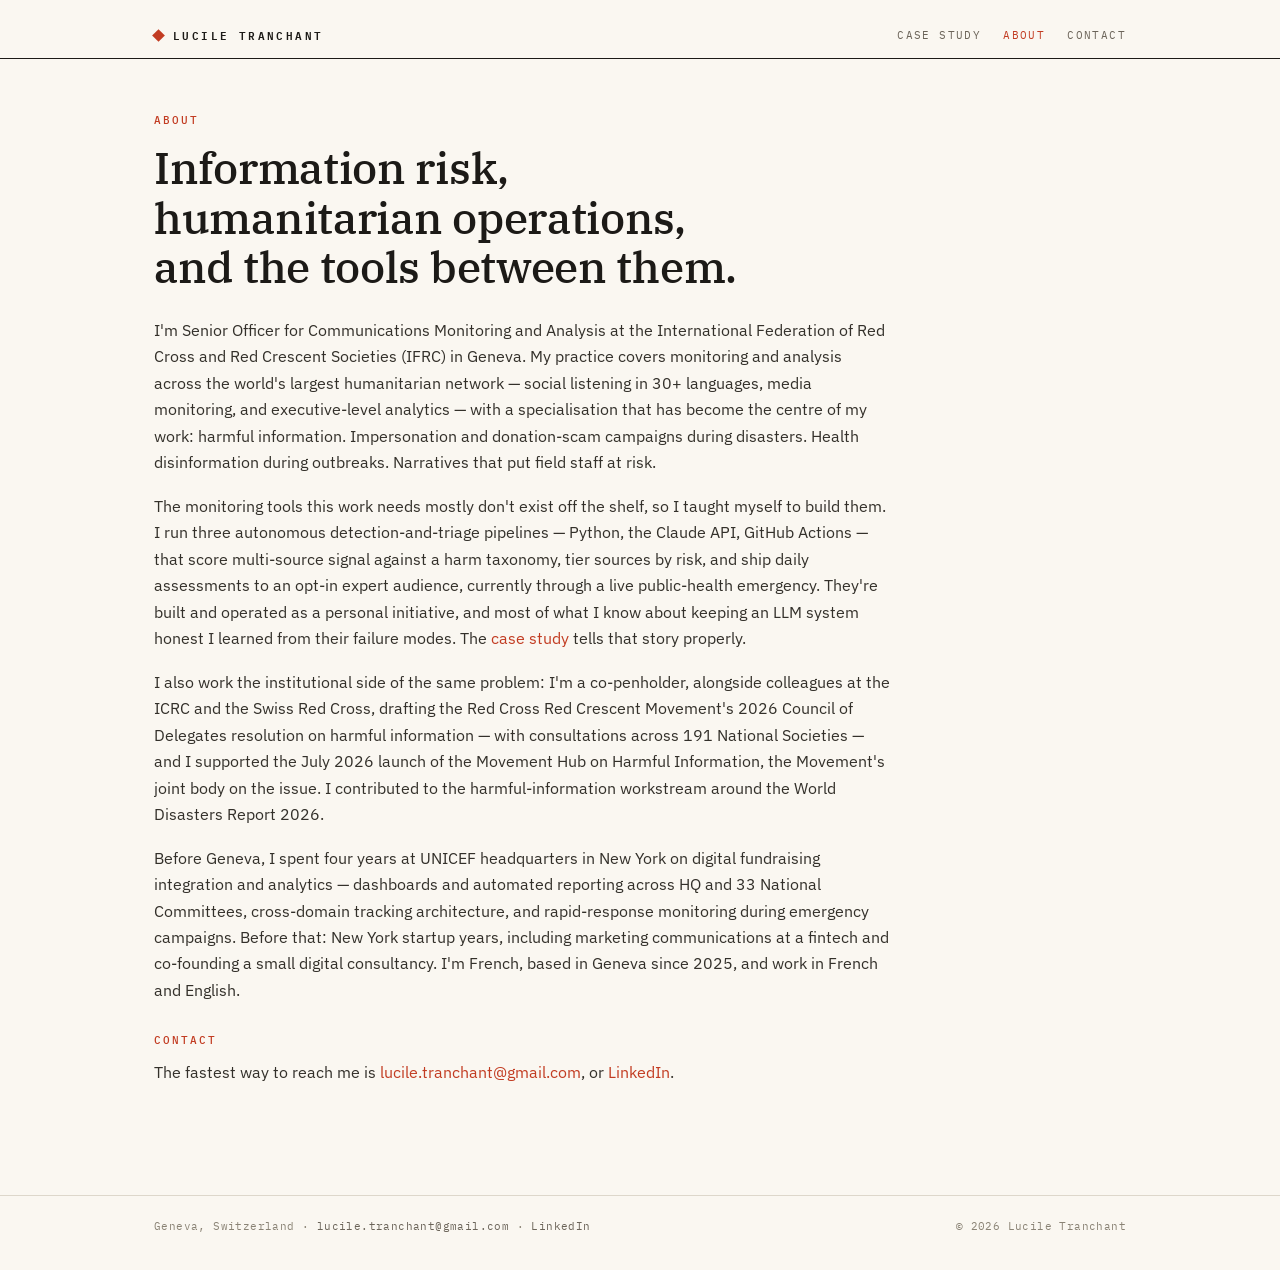
<file: about.html>
<!DOCTYPE html>
<html lang="en">
<head>
<meta charset="utf-8">
<meta name="viewport" content="width=device-width, initial-scale=1">
<title>About — Lucile Tranchant</title>
<meta name="description" content="Lucile Tranchant is a harmful-information analyst at the IFRC in Geneva: detection and triage pipelines, social listening at scale, and Movement-level policy on harmful information.">
<link rel="icon" href="data:image/svg+xml,%3Csvg xmlns='http://www.w3.org/2000/svg' viewBox='0 0 16 16'%3E%3Crect x='4' y='4' width='8' height='8' fill='%23c23c22' transform='rotate(45 8 8)'/%3E%3C/svg%3E">
<link rel="preconnect" href="https://fonts.googleapis.com">
<link rel="preconnect" href="https://fonts.gstatic.com" crossorigin>
<link href="https://fonts.googleapis.com/css2?family=IBM+Plex+Serif:ital,wght@0,400;0,500;0,600;1,400&family=IBM+Plex+Sans:wght@400;500;600&family=IBM+Plex+Mono:wght@400;500;600&display=swap" rel="stylesheet">
<link rel="stylesheet" href="assets/style.css">
</head>
<body>

<header class="masthead">
  <div class="wrap">
    <a class="wordmark" href="index.html">
      <span class="diamond" aria-hidden="true"></span>
      <span>Lucile Tranchant</span>
    </a>
    <nav class="site" aria-label="Site">
      <a href="case-study.html">Case Study</a>
      <a href="about.html" aria-current="page">About</a>
      <a href="mailto:lucile.tranchant@gmail.com">Contact</a>
    </nav>
  </div>
</header>

<main>
  <div class="wrap">

    <p class="eyebrow">About</p>
    <h1>Information risk, humanitarian operations, and the tools between them.</h1>

    <div class="prose">
      <p>I'm Senior Officer for Communications Monitoring and Analysis at the International Federation of Red Cross and Red Crescent Societies (IFRC) in Geneva. My practice covers monitoring and analysis across the world's largest humanitarian network — social listening in 30+ languages, media monitoring, and executive-level analytics — with a specialisation that has become the centre of my work: harmful information. Impersonation and donation-scam campaigns during disasters. Health disinformation during outbreaks. Narratives that put field staff at risk.</p>

      <p>The monitoring tools this work needs mostly don't exist off the shelf, so I taught myself to build them. I run three autonomous detection-and-triage pipelines — Python, the Claude API, GitHub Actions — that score multi-source signal against a harm taxonomy, tier sources by risk, and ship daily assessments to an opt-in expert audience, currently through a live public-health emergency. They're built and operated as a personal initiative, and most of what I know about keeping an LLM system honest I learned from their failure modes. The <a href="case-study.html">case study</a> tells that story properly.</p>

      <p>I also work the institutional side of the same problem: I'm a co-penholder, alongside colleagues at the ICRC and the Swiss Red Cross, drafting the Red Cross Red Crescent Movement's 2026 Council of Delegates resolution on harmful information — with consultations across 191 National Societies — and I supported the July 2026 launch of the Movement Hub on Harmful Information, the Movement's joint body on the issue. I contributed to the harmful-information workstream around the World Disasters Report 2026.</p>

      <p>Before Geneva, I spent four years at UNICEF headquarters in New York on digital fundraising integration and analytics — dashboards and automated reporting across HQ and 33 National Committees, cross-domain tracking architecture, and rapid-response monitoring during emergency campaigns. Before that: New York startup years, including marketing communications at a fintech and co-founding a small digital consultancy. I'm French, based in Geneva since 2025, and work in French and English.</p>

      <p style="margin-top:28px;"><span class="eyebrow" style="display:block;margin-bottom:10px;">Contact</span>The fastest way to reach me is <a href="mailto:lucile.tranchant@gmail.com">lucile.tranchant@gmail.com</a>, or <a href="https://www.linkedin.com/in/lucile-tranchant" rel="me">LinkedIn</a>.</p>
    </div>

  </div>
</main>

<footer class="site">
  <div class="wrap">
    <span>Geneva, Switzerland · <a href="mailto:lucile.tranchant@gmail.com">lucile.tranchant@gmail.com</a> · <a href="https://www.linkedin.com/in/lucile-tranchant" rel="me">LinkedIn</a></span>
    <span>© 2026 Lucile Tranchant</span>
  </div>
</footer>

</body>
</html>
</file>
<file: uploads 2/luciletranchant-site_3/assets/style.css>
/* ==========================================================================
   luciletranchant — design system
   Tokens from the HI Pipelines case study (Claude Design iteration, Jul 2026)
   ========================================================================== */

:root {
  --paper: #faf7f1;
  --ink: #1c1a17;
  --body: #33302a;
  --soft: #5a5348;
  --warm-grey: #6b6459;
  --muted: #a89f8d;
  --footer-grey: #8a8375;
  --line: #ddd7cb;
  --line-soft: #eee6d8;
  --accent: #c23c22;
  --accent-dark: #8f2a15;
  --accent-warm: #f0885f;
  --panel: #f2ede3;
  --panel-line: #e2dccf;
  --bar: #efe9dd;
  --card: #ffffff;
  --serif: 'IBM Plex Serif', Georgia, serif;
  --sans: 'IBM Plex Sans', -apple-system, sans-serif;
  --mono: 'IBM Plex Mono', 'SF Mono', monospace;
}

* { box-sizing: border-box; }

html { -webkit-font-smoothing: antialiased; scroll-behavior: smooth; }

body {
  margin: 0;
  background: var(--paper);
  color: var(--ink);
  font-family: var(--sans);
  font-size: 16px;
  line-height: 1.65;
}

a { color: var(--accent); text-decoration: none; }
a:hover { color: var(--accent-dark); }
a:focus-visible, button:focus-visible {
  outline: 2px solid var(--accent);
  outline-offset: 3px;
}

.wrap { max-width: 1020px; margin: 0 auto; padding: 0 24px; }

/* ---------- masthead ---------- */
.masthead {
  border-bottom: 1.5px solid var(--ink);
  padding: 26px 0 14px;
}
.masthead .wrap {
  display: flex;
  justify-content: space-between;
  align-items: center;
  gap: 18px;
  flex-wrap: wrap;
}
.wordmark {
  display: flex;
  align-items: center;
  gap: 10px;
  color: var(--ink);
}
.wordmark:hover { color: var(--ink); }
.diamond {
  width: 9px; height: 9px;
  background: var(--accent);
  display: inline-block;
  transform: rotate(45deg);
  flex: none;
}
.wordmark span {
  font-family: var(--mono);
  font-size: 11px;
  font-weight: 600;
  letter-spacing: 2.4px;
  text-transform: uppercase;
}
nav.site {
  display: flex;
  gap: 22px;
  font-family: var(--mono);
  font-size: 11px;
  letter-spacing: 1.4px;
  text-transform: uppercase;
}
nav.site a { color: var(--warm-grey); }
nav.site a:hover, nav.site a[aria-current="page"] { color: var(--accent); }

/* ---------- type ---------- */
.eyebrow {
  font-family: var(--mono);
  font-size: 11px;
  font-weight: 500;
  letter-spacing: 2px;
  text-transform: uppercase;
  color: var(--accent);
}
h1 {
  font-family: var(--serif);
  font-weight: 500;
  font-size: clamp(30px, 5vw, 44px);
  line-height: 1.12;
  letter-spacing: -0.3px;
  margin: 14px 0 0;
  text-wrap: balance;
  max-width: 17em;
}
h2 {
  font-family: var(--serif);
  font-weight: 500;
  font-size: clamp(23px, 3.4vw, 28px);
  line-height: 1.18;
  letter-spacing: -0.2px;
  margin: 0;
  text-wrap: balance;
}
.lede {
  font-family: var(--serif);
  font-style: italic;
  font-size: clamp(16px, 2.4vw, 18.5px);
  line-height: 1.55;
  color: var(--soft);
  margin: 16px 0 0;
  max-width: 42em;
}
p { color: var(--body); max-width: 46em; margin: 0 0 1.1em; }
strong { font-weight: 600; }
.mono { font-family: var(--mono); }

/* ---------- section scaffolding ---------- */
.section { margin-top: 56px; }
.section-head {
  display: flex;
  align-items: baseline;
  justify-content: space-between;
  gap: 16px;
  border-bottom: 1px solid var(--line);
  padding-bottom: 8px;
  flex-wrap: wrap;
}
.section-note {
  font-family: var(--mono);
  font-size: 11px;
  letter-spacing: 0.4px;
  color: var(--warm-grey);
}
.label-col {
  display: grid;
  grid-template-columns: 130px 1fr;
  gap: 26px;
  align-items: start;
}
@media (max-width: 720px) {
  .label-col { grid-template-columns: 1fr; gap: 10px; }
}

/* ---------- stats ---------- */
.stats {
  display: grid;
  grid-template-columns: repeat(6, 1fr);
  border: 1px solid var(--line);
  background: var(--card);
  margin-top: 26px;
}
.stat { padding: 16px 14px; border-right: 1px solid var(--line); }
.stat:last-child { border-right: none; }
.stat .n {
  font-family: var(--mono);
  font-size: 28px;
  font-weight: 600;
  line-height: 1;
}
.stat .n .plus { color: var(--accent); }
.stat.hot .n { color: var(--accent); }
.stat .t {
  font-family: var(--mono);
  font-size: 9.5px;
  letter-spacing: 0.4px;
  line-height: 1.45;
  color: var(--warm-grey);
  margin-top: 8px;
  text-transform: uppercase;
}
@media (max-width: 900px) {
  .stats { grid-template-columns: repeat(3, 1fr); }
  .stat:nth-child(3) { border-right: none; }
  .stat:nth-child(-n+3) { border-bottom: 1px solid var(--line); }
}
@media (max-width: 480px) {
  .stats { grid-template-columns: repeat(2, 1fr); }
  .stat { border-right: 1px solid var(--line); }
  .stat:nth-child(2n) { border-right: none; }
  .stat:nth-child(-n+4) { border-bottom: 1px solid var(--line); }
  .stat:nth-child(5) { border-bottom: none; }
}

/* ---------- pipeline stages ---------- */
.flow {
  display: flex;
  align-items: stretch;
  margin-top: 18px;
}
.pl-stage {
  flex: 1;
  background: var(--card);
  border: 1px solid var(--line);
  padding: 14px 13px 15px;
  transition: transform 0.18s ease, box-shadow 0.18s ease, border-color 0.18s ease;
}
.pl-stage:hover {
  transform: translateY(-3px);
  box-shadow: 0 8px 22px -14px rgba(28, 26, 23, 0.45);
  border-color: var(--accent);
}
.pl-stage .num {
  font-family: var(--mono);
  font-size: 9px;
  color: var(--accent);
  font-weight: 600;
}
.pl-stage .name {
  font-size: 12.5px;
  font-weight: 600;
  margin-top: 5px;
  letter-spacing: 0.2px;
}
.pl-stage .detail {
  font-family: var(--mono);
  font-size: 10.5px;
  color: var(--warm-grey);
  line-height: 1.6;
  margin-top: 9px;
}
.pl-stage.dark { background: var(--ink); border-color: var(--ink); }
.pl-stage.dark .num { color: var(--accent-warm); }
.pl-stage.dark .name { color: var(--paper); }
.pl-stage.dark .detail { color: #c9c2b4; }
.pl-stage.dark .hot { color: var(--accent-warm); }
.flow .arrow {
  display: flex;
  align-items: center;
  color: var(--accent);
  font-family: var(--mono);
  font-size: 15px;
  padding: 0 5px;
  flex: none;
}
@media (max-width: 860px) {
  .flow { flex-direction: column; }
  .flow .arrow { transform: rotate(90deg); padding: 6px 0; justify-content: center; }
}

/* ---------- quote + deployments ---------- */
.quote-row {
  display: grid;
  grid-template-columns: 1.35fr 1fr;
  gap: 32px;
  align-items: center;
  margin-top: 30px;
}
@media (max-width: 860px) { .quote-row { grid-template-columns: 1fr; } }
blockquote.rule {
  margin: 0;
  border-left: 2.5px solid var(--accent);
  padding-left: 18px;
}
blockquote.rule p {
  font-family: var(--serif);
  font-size: clamp(17px, 2.6vw, 20px);
  line-height: 1.4;
  color: var(--ink);
  margin: 0;
  text-wrap: pretty;
  max-width: none;
}
blockquote.rule cite {
  display: block;
  font-style: normal;
  font-family: var(--mono);
  font-size: 10px;
  letter-spacing: 0.5px;
  color: var(--warm-grey);
  margin-top: 10px;
}
.deploys { display: flex; flex-direction: column; gap: 11px; }
.deploy { display: flex; gap: 14px; align-items: baseline; }
.deploy .k {
  font-family: var(--mono);
  font-weight: 600;
  letter-spacing: 1.5px;
  font-size: 13px;
  min-width: 70px;
}
.deploy .k.hot { color: var(--accent); }
.deploy .v {
  font-family: var(--mono);
  font-size: 11.5px;
  color: var(--soft);
  line-height: 1.45;
}

/* ---------- lessons ---------- */
.lessons {
  display: grid;
  grid-template-columns: repeat(3, 1fr);
  gap: 26px;
  margin-top: 18px;
}
@media (max-width: 860px) { .lessons { grid-template-columns: 1fr; } }
.lesson-num {
  font-family: var(--mono);
  font-size: 10.5px;
  color: var(--warm-grey);
  font-weight: 600;
  letter-spacing: 0.5px;
  transition: color 0.18s ease;
}
.lesson:hover .lesson-num { color: var(--accent); }
.lesson p { font-size: 13.5px; line-height: 1.62; margin: 9px 0 0; text-wrap: pretty; }

/* ---------- panel ---------- */
.panel {
  background: var(--panel);
  border: 1px solid var(--panel-line);
  padding: 18px 20px;
}
.panel .eyebrow { margin-bottom: 8px; display: block; }
.panel p { font-size: 13.5px; line-height: 1.62; margin: 0; }
.panel .chain { font-family: var(--mono); font-size: 11.5px; }
.provenance {
  font-family: var(--mono);
  font-size: 10px;
  letter-spacing: 0.4px;
  color: var(--footer-grey);
  line-height: 1.6;
  margin-top: 14px;
  max-width: 46em;
}

/* ---------- edition anatomy ---------- */
.anatomy {
  display: grid;
  grid-template-columns: 1.15fr 1fr;
  gap: 34px;
  align-items: start;
  margin-top: 26px;
}
@media (max-width: 860px) { .anatomy { grid-template-columns: 1fr; } }
.mail {
  background: var(--card);
  border: 1px solid var(--line);
  box-shadow: 0 10px 30px -20px rgba(28, 26, 23, 0.5);
}
.mail-subject {
  border-bottom: 1px solid var(--line-soft);
  padding: 12px 16px;
  background: #f8f4ec;
}
.mail-subject .tag {
  font-family: var(--mono);
  font-size: 8.5px;
  letter-spacing: 1px;
  color: var(--muted);
  text-transform: uppercase;
}
.mail-subject .subj { font-size: 13px; font-weight: 600; margin-top: 4px; }
.mail-body { padding: 16px; display: flex; flex-direction: column; gap: 15px; }
.msec-label {
  font-family: var(--mono);
  font-size: 9.5px;
  letter-spacing: 1px;
  color: var(--ink);
  font-weight: 600;
  text-transform: uppercase;
}
.msec-label sup, .item sup { color: var(--accent); }
.bar { height: 5px; background: var(--bar); border-radius: 2px; margin-top: 7px; }
.item {
  border: 1px solid var(--line-soft);
  padding: 8px 10px;
  margin-top: 7px;
}
.item.flagged { border-left: 2px solid var(--accent); }
.item-head {
  display: flex;
  justify-content: space-between;
  gap: 10px;
  font-family: var(--mono);
  font-size: 9px;
  color: var(--warm-grey);
  flex-wrap: wrap;
}
.item-head .id { color: var(--ink); font-weight: 600; }
.item-head .src { color: var(--accent); }
.item-head .harm { color: var(--ink); font-weight: 600; }
.item .bar { height: 4px; margin-top: 7px; }
.msec-cond {
  border: 1px dashed #d8cfba;
  padding: 8px 10px;
}
.msec-cond .msec-label { color: var(--muted); font-size: 9px; letter-spacing: 0.5px; }
.msec-cond .note {
  font-family: var(--mono);
  font-size: 8.5px;
  color: #b3a992;
  margin-top: 4px;
  font-style: italic;
}
.resp-row { display: flex; gap: 8px; align-items: center; margin-top: 7px; }
.resp-row .n { font-family: var(--mono); font-size: 9px; color: var(--accent); flex: none; }
.resp-row .bar { flex: 1; margin: 0; height: 4px; }
.register {
  border-top: 1px solid var(--line-soft);
  padding-top: 11px;
}
.register .ids {
  font-family: var(--mono);
  font-size: 8.5px;
  color: var(--muted);
  margin-top: 6px;
  line-height: 1.6;
}
.annos { display: flex; flex-direction: column; gap: 17px; }
.anno { display: grid; grid-template-columns: 22px 1fr; gap: 12px; }
.anno .n {
  font-family: var(--mono);
  font-size: 12px;
  color: var(--accent);
  font-weight: 600;
}
.anno p { font-size: 13px; line-height: 1.6; margin: 0; text-wrap: pretty; }
.anno .code { font-family: var(--mono); font-size: 11px; }

/* ---------- home: feature card ---------- */
.feature {
  display: block;
  background: var(--card);
  border: 1px solid var(--line);
  padding: 26px 28px;
  margin-top: 26px;
  color: var(--ink);
  transition: transform 0.18s ease, box-shadow 0.18s ease, border-color 0.18s ease;
}
.feature:hover {
  transform: translateY(-3px);
  box-shadow: 0 10px 26px -16px rgba(28, 26, 23, 0.45);
  border-color: var(--accent);
  color: var(--ink);
}
.feature h2 { margin-top: 10px; }
.feature .sub {
  font-family: var(--serif);
  font-style: italic;
  font-size: 15px;
  color: var(--soft);
  margin-top: 10px;
  max-width: 40em;
}
.feature .go {
  display: inline-block;
  font-family: var(--mono);
  font-size: 11px;
  letter-spacing: 1.4px;
  text-transform: uppercase;
  color: var(--accent);
  margin-top: 16px;
}
.ministats {
  display: flex;
  gap: 28px;
  margin-top: 20px;
  padding-top: 16px;
  border-top: 1px solid var(--line-soft);
  flex-wrap: wrap;
}
.ministats .m { font-family: var(--mono); font-size: 11px; color: var(--warm-grey); }
.ministats .m b { color: var(--ink); font-size: 15px; font-weight: 600; margin-right: 6px; }

/* ---------- about ---------- */
.prose { margin-top: 26px; }
.prose p { font-size: 16px; }

/* ---------- footer ---------- */
footer.site {
  margin-top: 72px;
  border-top: 1px solid var(--line);
  padding: 22px 0 34px;
}
footer.site .wrap {
  display: flex;
  justify-content: space-between;
  gap: 14px;
  flex-wrap: wrap;
  font-family: var(--mono);
  font-size: 10.5px;
  letter-spacing: 0.4px;
  color: var(--footer-grey);
}
footer.site a { color: var(--warm-grey); }
footer.site a:hover { color: var(--accent); }

main { padding-top: 52px; padding-bottom: 20px; }

/* ---------- contact form ---------- */
.form { max-width: 560px; margin-top: 30px; display: flex; flex-direction: column; gap: 18px; }
.field label {
  display: block;
  font-family: var(--mono);
  font-size: 11px;
  letter-spacing: 1.4px;
  text-transform: uppercase;
  color: var(--warm-grey);
  margin-bottom: 7px;
}
.field input, .field textarea {
  width: 100%;
  background: var(--card);
  border: 1px solid var(--line);
  padding: 12px 13px;
  font-family: var(--sans);
  font-size: 15px;
  color: var(--ink);
  transition: border-color 0.15s ease;
}
.field input:focus, .field textarea:focus { border-color: var(--accent); outline: none; }
.field textarea { min-height: 170px; resize: vertical; }
.btn {
  display: inline-block;
  background: var(--accent);
  color: var(--paper);
  border: none;
  cursor: pointer;
  font-family: var(--mono);
  font-size: 11px;
  font-weight: 600;
  letter-spacing: 1.6px;
  text-transform: uppercase;
  padding: 14px 24px;
  align-self: flex-start;
  transition: background 0.15s ease, transform 0.15s ease;
}
.btn:hover { background: var(--accent-dark); transform: translateY(-1px); }
.form-note { font-family: var(--mono); font-size: 10px; color: var(--footer-grey); letter-spacing: 0.3px; }
.form-status { font-family: var(--mono); font-size: 12px; letter-spacing: 0.4px; display: none; }
.form-status.ok { display: block; color: var(--ink); }
.form-status.err { display: block; color: var(--accent); }
.hp { position: absolute; left: -9999px; height: 0; overflow: hidden; }

/* ---------- work grid ---------- */
.work-grid { display: grid; grid-template-columns: repeat(3, 1fr); gap: 20px; margin-top: 22px; }
@media (max-width: 880px) { .work-grid { grid-template-columns: 1fr; } }
.work-card {
  display: flex; flex-direction: column;
  background: var(--card);
  border: 1px solid var(--line);
  padding: 22px 22px 20px;
  color: var(--ink);
  transition: transform 0.18s ease, box-shadow 0.18s ease, border-color 0.18s ease;
}
.work-card:hover {
  transform: translateY(-3px);
  box-shadow: 0 10px 26px -16px rgba(28, 26, 23, 0.45);
  border-color: var(--accent);
  color: var(--ink);
}
.work-card .tag {
  font-family: var(--mono); font-size: 9.5px; font-weight: 600;
  letter-spacing: 1.4px; text-transform: uppercase; color: var(--warm-grey);
}
.work-card h3 {
  font-family: var(--serif); font-weight: 500;
  font-size: 19.5px; line-height: 1.25; letter-spacing: -0.2px;
  margin: 10px 0 0; text-wrap: balance;
}
.work-card .sub { font-size: 13.5px; line-height: 1.55; color: var(--soft); margin-top: 10px; }
.work-card .go {
  font-family: var(--mono); font-size: 10.5px; font-weight: 600;
  letter-spacing: 1.4px; text-transform: uppercase; color: var(--accent); margin-top: auto; padding-top: 16px;
}

/* ---------- animated deterministic gate (digest-architecture) ---------- */
.gatesim { margin-top: 22px; border: 1px solid var(--line); background: var(--card); }
.gs-head { display: flex; justify-content: space-between; align-items: baseline; gap: 12px; flex-wrap: wrap; padding: 12px 16px; border-bottom: 1px solid var(--line-soft); background: #f8f4ec; }
.gs-head .t { font-family: var(--mono); font-size: 9px; letter-spacing: 1px; text-transform: uppercase; color: var(--muted); }
.gs-head .h { font-size: 13px; font-weight: 600; }
.gs-scroll { overflow-x: auto; }
.gs-track { position: relative; height: 252px; min-width: 660px; }
.gs-in { position: absolute; left: 3.5%; top: 50%; transform: translateY(-50%); width: 2px; height: 130px; background: linear-gradient(var(--line), transparent, var(--line)); }
.gs-inlbl { position: absolute; left: 2%; top: 8px; font-family: var(--mono); font-size: 8.5px; letter-spacing: 0.8px; text-transform: uppercase; color: var(--warm-grey); }
.gs-gate { position: absolute; left: 41%; top: 50%; transform: translate(-50%, -50%); width: 122px; text-align: center; background: var(--ink); color: var(--paper); padding: 15px 10px; border-radius: 3px; z-index: 3; }
.gs-gate .g1 { font-family: var(--mono); font-size: 9.5px; font-weight: 600; letter-spacing: 1px; text-transform: uppercase; }
.gs-gate .g2 { font-family: var(--mono); font-size: 8px; letter-spacing: 0.5px; color: var(--accent-warm); margin-top: 5px; }
.gs-lane { position: absolute; left: 58%; right: 2%; height: 1px; background: var(--line); z-index: 1; }
.gs-lane.pri { top: 20%; } .gs-lane.wat { top: 50%; } .gs-lane.drop { top: 80%; }
.gs-lane .ll { position: absolute; right: 0; top: -18px; font-family: var(--mono); font-size: 9px; letter-spacing: 0.6px; text-transform: uppercase; }
.gs-lane.pri .ll { color: var(--accent); } .gs-lane.wat .ll { color: var(--warm-grey); } .gs-lane.drop .ll { color: var(--muted); }
.gs-item { position: absolute; left: 0; top: 0; width: 180px; padding: 9px 11px; background: var(--paper); border: 1px solid var(--line); box-shadow: 0 6px 18px -12px rgba(28, 26, 23, 0.55); will-change: transform, opacity; z-index: 4; }
.gs-item.pri { border-left: 2px solid var(--accent); }
.gs-item.wat { border-left: 2px solid var(--warm-grey); }
.gs-item.drop { opacity: 0.55; }
.gsi-src { font-family: var(--mono); font-size: 9px; color: var(--accent); font-weight: 600; letter-spacing: 0.3px; }
.gsi-txt { display: block; font-size: 11.5px; line-height: 1.32; color: var(--ink); margin-top: 3px; }
.gsi-score { display: inline-block; font-family: var(--mono); font-size: 11.5px; font-weight: 600; color: var(--ink); margin-top: 6px; opacity: 0; transform: scale(0.55); transition: opacity 0.22s ease, transform 0.22s cubic-bezier(.3,1.5,.5,1); }
.gsi-score.on { opacity: 1; transform: scale(1); }
.gsi-score .lab { color: var(--warm-grey); font-weight: 400; }
.gsi-anal { display: none; margin-top: 7px; }
.gs-item.writing .gsi-anal { display: block; }
.gsi-anal .b { height: 3px; background: var(--bar); border-radius: 2px; margin-top: 3px; width: 0; transition: width 0.5s ease; }
.gs-status { border-top: 1px solid var(--line-soft); padding: 12px 16px; font-family: var(--mono); font-size: 11.5px; letter-spacing: 0.2px; color: var(--soft); min-height: 20px; line-height: 1.5; }
.gs-status b { color: var(--accent); font-weight: 600; }

/* ---------- animated audit flow (mirrorline) ---------- */
.mirsim { margin-top: 22px; border: 1px solid var(--line); background: var(--card); }
.ms-head { display: flex; justify-content: space-between; align-items: baseline; gap: 12px; flex-wrap: wrap; padding: 12px 16px; border-bottom: 1px solid var(--line-soft); background: #f8f4ec; }
.ms-head .t { font-family: var(--mono); font-size: 9px; letter-spacing: 1px; text-transform: uppercase; color: var(--muted); }
.ms-head .h { font-size: 13px; font-weight: 600; }
.ms-stages { display: grid; grid-template-columns: repeat(4, 1fr); border-bottom: 1px solid var(--line-soft); }
.ms-stage { padding: 12px; border-right: 1px solid var(--line-soft); position: relative; transition: background 0.3s ease; }
.ms-stage:last-child { border-right: none; }
.ms-stage .num { font-family: var(--mono); font-size: 9px; color: var(--muted); font-weight: 600; transition: color 0.3s; }
.ms-stage .nm { font-size: 12.5px; font-weight: 600; margin-top: 4px; letter-spacing: 0.2px; color: var(--soft); transition: color 0.3s; }
.ms-stage.done .num { color: var(--warm-grey); }
.ms-stage.on { background: var(--paper); }
.ms-stage.on .num { color: var(--accent); }
.ms-stage.on .nm { color: var(--ink); }
.ms-stage .tick { position: absolute; left: 0; bottom: 0; height: 2px; width: 0; background: var(--accent); transition: width 0.45s ease; }
.ms-stage.on .tick { width: 100%; }
.ms-body { display: grid; grid-template-columns: 1fr 1fr; min-height: 204px; }
@media (max-width: 640px) { .ms-body { grid-template-columns: 1fr; } .ms-answer { border-right: none !important; border-bottom: 1px solid var(--line-soft); } }
.ms-answer { padding: 16px; border-right: 1px solid var(--line-soft); }
.ms-lab { font-family: var(--mono); font-size: 9px; letter-spacing: 1px; text-transform: uppercase; color: var(--warm-grey); }
.ms-q { font-family: var(--serif); font-size: 15px; line-height: 1.45; color: var(--ink); margin-top: 11px; opacity: 0; transition: opacity 0.5s ease; }
.ms-a { font-family: var(--serif); font-size: 13.5px; line-height: 1.5; color: var(--soft); margin-top: 13px; opacity: 0; transition: opacity 0.5s ease; }
.ms-q.on, .ms-a.on { opacity: 1; }
.ms-claims2 { padding: 16px; display: flex; flex-direction: column; gap: 8px; }
.ms-claimrow { display: flex; justify-content: space-between; align-items: center; gap: 10px; border: 1px solid var(--line-soft); padding: 8px 10px; opacity: 0; transform: translateX(12px); transition: opacity 0.4s ease, transform 0.4s ease; }
.ms-claimrow.on { opacity: 1; transform: none; }
.ms-claimrow.flag { border-left: 2px solid var(--accent); }
.ms-claimrow .c { font-size: 11.5px; line-height: 1.35; color: var(--body); }
.ms-chip { font-family: var(--mono); font-size: 8.5px; font-weight: 600; letter-spacing: 0.7px; text-transform: uppercase; padding: 3px 8px; border-radius: 2px; white-space: nowrap; opacity: 0; transform: scale(0.55); transition: opacity 0.25s ease, transform 0.25s cubic-bezier(.3,1.5,.5,1); }
.ms-chip.show { opacity: 1; transform: scale(1); }
.ms-chip.sourced { background: var(--panel); color: var(--soft); border: 1px solid var(--panel-line); }
.ms-chip.unsourced { background: var(--accent); color: var(--paper); }
.ms-chip.unverifiable { background: transparent; color: var(--warm-grey); border: 1px dashed var(--muted); }
.ms-status { border-top: 1px solid var(--line-soft); padding: 12px 16px; font-family: var(--mono); font-size: 11.5px; letter-spacing: 0.2px; color: var(--soft); min-height: 20px; line-height: 1.5; }
.ms-status b { color: var(--accent); font-weight: 600; }

/* ---------- live monitor feed (home) ---------- */
.feed { margin-top: 30px; border: 1px solid var(--line); background: var(--card); }
.feed-head { display: flex; justify-content: space-between; align-items: baseline; gap: 12px; flex-wrap: wrap; padding: 12px 16px; border-bottom: 1px solid var(--line-soft); background: #f8f4ec; }
.feed-head .t { font-family: var(--mono); font-size: 9px; letter-spacing: 1px; text-transform: uppercase; color: var(--muted); }
.feed-head .h { font-family: var(--mono); font-size: 10px; letter-spacing: 0.4px; color: var(--warm-grey); }
.feed-head .live { font-family: var(--mono); font-size: 9px; letter-spacing: 1px; text-transform: uppercase; color: var(--accent); }
.feed-head .live .n { color: var(--ink); font-weight: 600; }
.feed-head .dot { display: inline-block; width: 6px; height: 6px; border-radius: 50%; background: var(--accent); margin-right: 7px; vertical-align: middle; animation: feedpulse 1.6s ease-in-out infinite; }
@keyframes feedpulse { 0%, 100% { opacity: 1; } 50% { opacity: 0.25; } }
.feed-view { position: relative; height: 210px; overflow: hidden; }
.feed-view::before { content: ""; position: absolute; left: 0; right: 0; top: 0; height: 2px; background: linear-gradient(90deg, transparent, rgba(194,60,34,0.55), transparent); z-index: 5; animation: feedscan 4.5s linear infinite; pointer-events: none; }
@keyframes feedscan { 0% { transform: translateY(0); opacity: 0; } 8% { opacity: 1; } 92% { opacity: 1; } 100% { transform: translateY(210px); opacity: 0; } }
.feed-scroll { position: absolute; left: 0; right: 0; top: 0; display: flex; flex-direction: column; }
.feed-row { display: grid; grid-template-columns: 52px 12px 70px 1fr auto; gap: 12px; align-items: center; padding: 10px 16px; border-bottom: 1px solid var(--line-soft); transition: background 0.2s ease; }
.feed-row:hover { background: #f8f4ec; }
.feed-row .tm { font-family: var(--mono); font-size: 9px; color: var(--muted); letter-spacing: 0.2px; }
.feed-row .ind { width: 6px; height: 6px; border-radius: 50%; background: var(--line); justify-self: center; }
.feed-row.flag .ind { background: var(--accent); animation: feedpulse 1.4s ease-in-out infinite; }
.feed-row .src { font-family: var(--mono); font-size: 9.5px; color: var(--warm-grey); letter-spacing: 0.3px; }
.feed-row .nar { font-size: 12px; line-height: 1.35; color: var(--body); }
.feed-row .st { font-family: var(--mono); font-size: 9.5px; font-weight: 600; letter-spacing: 1.2px; text-transform: uppercase; text-align: center; min-width: 58px; padding: 4px 11px; border-radius: 2px; border: 1px solid; white-space: nowrap; }
.st.st-flag { color: var(--paper); border-color: var(--accent); background: var(--accent); }
.st.st-watch { color: #b5680f; border-color: #d99436; background: transparent; }
.st.st-clear { color: #6b7668; border-color: var(--line); background: transparent; }
.feed-row.flag { border-left: 2px solid var(--accent); }
.feed-row.flag .src { color: var(--accent); }
.feed-row.flag .nar { color: var(--ink); }
.feed-fade { position: absolute; left: 0; right: 0; bottom: 0; height: 46px; background: linear-gradient(transparent, var(--card)); pointer-events: none; }
.feed-fade.top { top: 0; bottom: auto; height: 28px; background: linear-gradient(var(--card), transparent); }
@keyframes feedmarq { from { transform: translateY(0); } to { transform: translateY(-50%); } }
.proof { font-family: var(--mono); font-size: 11.5px; letter-spacing: 0.3px; color: var(--warm-grey); margin: 18px 0 0; line-height: 1.95; max-width: none; }
.proof b { color: var(--ink); font-weight: 600; }
.herolinks { display: flex; flex-wrap: wrap; gap: 14px; margin-top: 28px; }
.herolinks a { font-family: var(--mono); font-size: 12px; font-weight: 600; letter-spacing: 0.5px; color: var(--accent); border: 1px solid var(--accent); border-radius: 3px; padding: 10px 16px; transition: background 0.15s ease, color 0.15s ease; }
.herolinks a:first-child { background: var(--accent); color: var(--paper); }
.herolinks a:first-child:hover { background: var(--accent-dark); border-color: var(--accent-dark); }
.herolinks a:hover { background: rgba(194, 60, 34, 0.08); color: var(--accent-dark); }
.ident { font-family: var(--serif); font-style: italic; font-size: 15.5px; line-height: 1.5; color: var(--soft); margin-top: 26px; max-width: 42em; }
.closing { font-family: var(--serif); font-style: italic; font-size: 15px; line-height: 1.55; color: var(--soft); margin-top: 10px; max-width: 42em; }
.closing a { font-style: normal; font-family: var(--mono); font-size: 12px; letter-spacing: 0.4px; white-space: nowrap; }

/* ---------- rendered edition (digest-architecture) ---------- */
.edition {
  background: var(--card);
  border: 1px solid var(--line);
  box-shadow: 0 12px 34px -22px rgba(28, 26, 23, 0.5);
}
.ed-head {
  display: flex; justify-content: space-between; align-items: baseline;
  gap: 12px; flex-wrap: wrap;
  border-bottom: 1px solid var(--line-soft);
  padding: 13px 18px;
  background: #f8f4ec;
}
.ed-head .tag { font-family: var(--mono); font-size: 8.5px; letter-spacing: 1px; text-transform: uppercase; color: var(--muted); }
.ed-head .subj { font-size: 13px; font-weight: 600; margin-top: 3px; }
.ed-head .meta { font-family: var(--mono); font-size: 9.5px; letter-spacing: 0.5px; color: var(--warm-grey); }
.ed-body { padding: 18px; display: flex; flex-direction: column; gap: 18px; }
.ed-block > .msec-label { display: block; margin-bottom: 9px; }
.readout { border-left: 2.5px solid var(--accent); padding-left: 15px; }
.readout p { font-family: var(--serif); font-size: 16px; line-height: 1.45; color: var(--ink); margin: 0; max-width: none; }
.finding { border: 1px solid var(--line); border-left: 2px solid var(--accent); padding: 14px 15px; }
.finding .claim { font-family: var(--serif); font-size: 14.5px; line-height: 1.42; color: var(--ink); margin: 0 0 13px; max-width: none; }
.wxs { display: flex; flex-direction: column; gap: 10px; }
.wxs-row { display: grid; grid-template-columns: 60px 1fr; gap: 14px; align-items: baseline; }
.wxs-row .k { font-family: var(--mono); font-size: 9.5px; font-weight: 600; letter-spacing: 1px; text-transform: uppercase; color: var(--accent); }
.wxs-row.step .k { color: var(--ink); }
.wxs-row .v { font-size: 12.5px; line-height: 1.5; color: var(--body); }
.watch { display: flex; flex-direction: column; }
.watch-row { display: grid; grid-template-columns: 18px 1fr auto; gap: 12px; align-items: baseline; padding: 9px 0; border-top: 1px solid var(--line-soft); }
.watch-row:first-child { border-top: none; padding-top: 0; }
.watch-row .wn { font-family: var(--mono); font-size: 10px; color: var(--warm-grey); }
.watch-row .wt { font-size: 12.5px; line-height: 1.48; color: var(--body); }
.watch-row .ws { font-family: var(--mono); font-size: 8.5px; letter-spacing: 0.5px; text-transform: uppercase; color: var(--muted); white-space: nowrap; }
.coverage { font-family: var(--mono); font-size: 10.5px; line-height: 1.7; color: var(--warm-grey); border-top: 1px solid var(--line-soft); padding-top: 12px; }
.coverage b { color: var(--ink); font-weight: 600; }
.coverage .dark { color: var(--accent); }

/* ---------- assistant-answer finding (mirrorline) ---------- */
.finding-card {
  background: var(--card);
  border: 1px solid var(--line);
  box-shadow: 0 12px 34px -22px rgba(28, 26, 23, 0.5);
  margin-top: 26px;
}
.fc-head {
  display: flex; justify-content: space-between; gap: 12px; flex-wrap: wrap;
  border-bottom: 1px solid var(--line-soft);
  padding: 13px 18px;
  background: #f8f4ec;
}
.fc-head .tag { font-family: var(--mono); font-size: 8.5px; letter-spacing: 1px; text-transform: uppercase; color: var(--muted); }
.fc-head .q { font-size: 13px; font-weight: 600; margin-top: 3px; max-width: 34em; }
.fc-head .org { font-family: var(--mono); font-size: 9.5px; letter-spacing: 0.4px; color: var(--warm-grey); align-self: center; }
.fc-body { padding: 18px; display: flex; flex-direction: column; gap: 18px; }
.split { display: grid; grid-template-columns: 1fr 1fr; border: 1px solid var(--line-soft); }
.split > div { padding: 14px 16px; }
.split > div + div { border-left: 1px solid var(--line-soft); }
.split .lab { font-family: var(--mono); font-size: 9px; font-weight: 600; letter-spacing: 1px; text-transform: uppercase; color: var(--warm-grey); }
.split .txt { font-family: var(--serif); font-size: 13.5px; line-height: 1.5; color: var(--ink); margin: 9px 0 0; max-width: none; }
@media (max-width: 640px) {
  .split { grid-template-columns: 1fr; }
  .split > div + div { border-left: none; border-top: 1px solid var(--line-soft); }
}
.claims { display: flex; flex-direction: column; }
.claim-line { display: grid; grid-template-columns: 1fr auto; gap: 14px; align-items: center; padding: 10px 0; border-top: 1px solid var(--line-soft); }
.claim-line:first-child { border-top: none; padding-top: 0; }
.claim-line .ct { font-size: 12.5px; line-height: 1.45; color: var(--body); }
.chip { font-family: var(--mono); font-size: 9px; font-weight: 600; letter-spacing: 0.8px; text-transform: uppercase; padding: 4px 9px; border-radius: 2px; white-space: nowrap; }
.chip.sourced { background: var(--panel); color: var(--soft); border: 1px solid var(--panel-line); }
.chip.unsourced { background: var(--accent); color: var(--paper); }
.chip.unverifiable { background: transparent; color: var(--warm-grey); border: 1px dashed var(--muted); }
.prov-legend { display: flex; flex-wrap: wrap; gap: 6px 20px; border-top: 1px solid var(--line-soft); padding-top: 13px; }
.prov-legend .lg { display: flex; align-items: center; gap: 7px; font-family: var(--mono); font-size: 9.5px; letter-spacing: 0.3px; color: var(--warm-grey); }
.prov-legend .dot { width: 7px; height: 7px; border-radius: 50%; flex: none; }
.prov-legend .sourced .dot { background: var(--soft); }
.prov-legend .unsourced .dot { background: var(--accent); }
.prov-legend .unverifiable .dot { background: transparent; border: 1px solid var(--muted); }
</file>
<file: assets/style.css>
/* ==========================================================================
   luciletranchant — design system
   Tokens from the HI Pipelines case study (Claude Design iteration, Jul 2026)
   ========================================================================== */

:root {
  --paper: #faf7f1;
  --ink: #1c1a17;
  --body: #33302a;
  --soft: #5a5348;
  --warm-grey: #6b6459;
  --muted: #a89f8d;
  --footer-grey: #8a8375;
  --line: #ddd7cb;
  --line-soft: #eee6d8;
  --accent: #c23c22;
  --accent-dark: #8f2a15;
  --accent-warm: #f0885f;
  --panel: #f2ede3;
  --panel-line: #e2dccf;
  --bar: #efe9dd;
  --card: #ffffff;
  --serif: 'IBM Plex Serif', Georgia, serif;
  --sans: 'IBM Plex Sans', -apple-system, sans-serif;
  --mono: 'IBM Plex Mono', 'SF Mono', monospace;
}

* { box-sizing: border-box; }

html { -webkit-font-smoothing: antialiased; scroll-behavior: smooth; }

body {
  margin: 0;
  background: var(--paper);
  color: var(--ink);
  font-family: var(--sans);
  font-size: 16px;
  line-height: 1.65;
}

a { color: var(--accent); text-decoration: none; }
a:hover { color: var(--accent-dark); }
a:focus-visible, button:focus-visible {
  outline: 2px solid var(--accent);
  outline-offset: 3px;
}

.wrap { max-width: 1020px; margin: 0 auto; padding: 0 24px; }

/* ---------- masthead ---------- */
.masthead {
  border-bottom: 1.5px solid var(--ink);
  padding: 26px 0 14px;
}
.masthead .wrap {
  display: flex;
  justify-content: space-between;
  align-items: center;
  gap: 18px;
  flex-wrap: wrap;
}
.wordmark {
  display: flex;
  align-items: center;
  gap: 10px;
  color: var(--ink);
}
.wordmark:hover { color: var(--ink); }
.diamond {
  width: 9px; height: 9px;
  background: var(--accent);
  display: inline-block;
  transform: rotate(45deg);
  flex: none;
}
.wordmark span {
  font-family: var(--mono);
  font-size: 11px;
  font-weight: 600;
  letter-spacing: 2.4px;
  text-transform: uppercase;
}
nav.site {
  display: flex;
  gap: 22px;
  font-family: var(--mono);
  font-size: 11px;
  letter-spacing: 1.4px;
  text-transform: uppercase;
}
nav.site a { color: var(--warm-grey); }
nav.site a:hover, nav.site a[aria-current="page"] { color: var(--accent); }

/* ---------- type ---------- */
.eyebrow {
  font-family: var(--mono);
  font-size: 11px;
  font-weight: 500;
  letter-spacing: 2px;
  text-transform: uppercase;
  color: var(--accent);
}
h1 {
  font-family: var(--serif);
  font-weight: 500;
  font-size: clamp(30px, 5vw, 44px);
  line-height: 1.12;
  letter-spacing: -0.3px;
  margin: 14px 0 0;
  text-wrap: balance;
  max-width: 17em;
}
h2 {
  font-family: var(--serif);
  font-weight: 500;
  font-size: clamp(23px, 3.4vw, 28px);
  line-height: 1.18;
  letter-spacing: -0.2px;
  margin: 0;
  text-wrap: balance;
}
.lede {
  font-family: var(--serif);
  font-style: italic;
  font-size: clamp(16px, 2.4vw, 18.5px);
  line-height: 1.55;
  color: var(--soft);
  margin: 16px 0 0;
  max-width: 42em;
}
.h1-second { font-family: var(--mono); font-size: 13px; letter-spacing: 0.2px; color: var(--warm-grey); margin: 12px 0 0; }
p { color: var(--body); max-width: 46em; margin: 0 0 1.1em; }
strong { font-weight: 600; }
.mono { font-family: var(--mono); }

/* ---------- section scaffolding ---------- */
.section { margin-top: 92px; }
.section-head {
  display: flex;
  align-items: baseline;
  justify-content: space-between;
  gap: 16px 24px;
  border-top: 2px solid var(--ink);
  padding-top: 15px;
  margin-bottom: 28px;
  flex-wrap: wrap;
}
.section-head .eyebrow {
  font-size: 15px;
  font-weight: 600;
  letter-spacing: 2px;
  color: var(--ink);
  display: inline-flex;
  align-items: center;
  gap: 11px;
}
.section-head .eyebrow::before {
  content: "";
  width: 8px;
  height: 8px;
  background: var(--accent);
  transform: rotate(45deg);
  flex: none;
}
.section-note {
  font-family: var(--mono);
  font-size: 11px;
  letter-spacing: 0.4px;
  color: var(--warm-grey);
  margin-left: auto;
  align-self: center;
}
.label-col {
  display: grid;
  grid-template-columns: 130px 1fr;
  gap: 26px;
  align-items: start;
}
.section.label-col { border-top: 2px solid var(--ink); padding-top: 22px; }
.section.label-col > .eyebrow { font-size: 15px; font-weight: 600; letter-spacing: 2px; color: var(--ink); }
@media (max-width: 720px) {
  .label-col { grid-template-columns: 1fr; gap: 10px; }
}

/* ---------- stats ---------- */
.stats {
  display: grid;
  grid-template-columns: repeat(6, 1fr);
  border: 1px solid var(--line);
  background: var(--card);
  margin-top: 26px;
}
.stat { padding: 16px 14px; border-right: 1px solid var(--line); }
.stat:last-child { border-right: none; }
.stat .n {
  font-family: var(--mono);
  font-size: 28px;
  font-weight: 600;
  line-height: 1;
}
.stat .n .plus { color: var(--accent); }
.stat.hot .n { color: var(--accent); }
.stat .t {
  font-family: var(--mono);
  font-size: 9.5px;
  letter-spacing: 0.4px;
  line-height: 1.45;
  color: var(--warm-grey);
  margin-top: 8px;
  text-transform: uppercase;
}
@media (max-width: 900px) {
  .stats { grid-template-columns: repeat(3, 1fr); }
  .stat:nth-child(3) { border-right: none; }
  .stat:nth-child(-n+3) { border-bottom: 1px solid var(--line); }
}
@media (max-width: 480px) {
  .stats { grid-template-columns: repeat(2, 1fr); }
  .stat { border-right: 1px solid var(--line); }
  .stat:nth-child(2n) { border-right: none; }
  .stat:nth-child(-n+4) { border-bottom: 1px solid var(--line); }
  .stat:nth-child(5) { border-bottom: none; }
}

/* ---------- pipeline stages ---------- */
.flow {
  display: flex;
  align-items: stretch;
  margin-top: 18px;
}
.pl-stage {
  flex: 1;
  background: var(--card);
  border: 1px solid var(--line);
  padding: 14px 13px 15px;
  transition: transform 0.18s ease, box-shadow 0.18s ease, border-color 0.18s ease;
}
.pl-stage:hover {
  transform: translateY(-3px);
  box-shadow: 0 8px 22px -14px rgba(28, 26, 23, 0.45);
  border-color: var(--accent);
}
.pl-stage .num {
  font-family: var(--mono);
  font-size: 9px;
  color: var(--accent);
  font-weight: 600;
}
.pl-stage .name {
  font-size: 12.5px;
  font-weight: 600;
  margin-top: 5px;
  letter-spacing: 0.2px;
}
.pl-stage .detail {
  font-family: var(--mono);
  font-size: 10.5px;
  color: var(--warm-grey);
  line-height: 1.6;
  margin-top: 9px;
}
.pl-stage.dark { background: var(--ink); border-color: var(--ink); }
.pl-stage.dark .num { color: var(--accent-warm); }
.pl-stage.dark .name { color: var(--paper); }
.pl-stage.dark .detail { color: #c9c2b4; }
.pl-stage.dark .hot { color: var(--accent-warm); }
.flow .arrow {
  display: flex;
  align-items: center;
  color: var(--accent);
  font-family: var(--mono);
  font-size: 15px;
  padding: 0 5px;
  flex: none;
}
@media (max-width: 860px) {
  .flow { flex-direction: column; }
  .flow .arrow { transform: rotate(90deg); padding: 6px 0; justify-content: center; }
}

/* ---------- quote + deployments ---------- */
.quote-row {
  display: grid;
  grid-template-columns: 1.35fr 1fr;
  gap: 32px;
  align-items: center;
  margin-top: 30px;
}
@media (max-width: 860px) { .quote-row { grid-template-columns: 1fr; } }
blockquote.rule {
  margin: 0;
  border-left: 2.5px solid var(--accent);
  padding-left: 18px;
}
blockquote.rule p {
  font-family: var(--serif);
  font-size: clamp(17px, 2.6vw, 20px);
  line-height: 1.4;
  color: var(--ink);
  margin: 0;
  text-wrap: pretty;
  max-width: none;
}
blockquote.rule cite {
  display: block;
  font-style: normal;
  font-family: var(--mono);
  font-size: 10px;
  letter-spacing: 0.5px;
  color: var(--warm-grey);
  margin-top: 10px;
}
.deploys { display: flex; flex-direction: column; gap: 11px; }
.deploy { display: flex; gap: 14px; align-items: baseline; }
.deploy .k {
  font-family: var(--mono);
  font-weight: 600;
  letter-spacing: 1.5px;
  font-size: 13px;
  min-width: 70px;
}
.deploy .k.hot { color: var(--accent); }
.deploy .v {
  font-family: var(--mono);
  font-size: 11.5px;
  color: var(--soft);
  line-height: 1.45;
}

/* ---------- lessons ---------- */
.lessons {
  display: grid;
  grid-template-columns: repeat(3, 1fr);
  gap: 26px;
  margin-top: 18px;
}
@media (max-width: 860px) { .lessons { grid-template-columns: 1fr; } }
.lesson-num {
  font-family: var(--mono);
  font-size: 10.5px;
  color: var(--warm-grey);
  font-weight: 600;
  letter-spacing: 0.5px;
  transition: color 0.18s ease;
}
.lesson:hover .lesson-num { color: var(--accent); }
.lesson p { font-size: 13.5px; line-height: 1.62; margin: 9px 0 0; text-wrap: pretty; }

/* ---------- panel ---------- */
.panel {
  background: var(--panel);
  border: 1px solid var(--panel-line);
  padding: 18px 20px;
}
.panel .eyebrow { margin-bottom: 8px; display: block; }
.panel p { font-size: 13.5px; line-height: 1.62; margin: 0; }
.panel .chain { font-family: var(--mono); font-size: 11.5px; }
.provenance {
  font-family: var(--mono);
  font-size: 10px;
  letter-spacing: 0.4px;
  color: var(--footer-grey);
  line-height: 1.6;
  margin-top: 14px;
  max-width: 46em;
}

/* ---------- edition anatomy ---------- */
.anatomy {
  display: grid;
  grid-template-columns: 1.15fr 1fr;
  gap: 34px;
  align-items: start;
  margin-top: 26px;
}
@media (max-width: 860px) { .anatomy { grid-template-columns: 1fr; } }
.mail {
  background: var(--card);
  border: 1px solid var(--line);
  box-shadow: 0 10px 30px -20px rgba(28, 26, 23, 0.5);
}
.mail-subject {
  border-bottom: 1px solid var(--line-soft);
  padding: 12px 16px;
  background: #f8f4ec;
}
.mail-subject .tag {
  font-family: var(--mono);
  font-size: 8.5px;
  letter-spacing: 1px;
  color: var(--muted);
  text-transform: uppercase;
}
.mail-subject .subj { font-size: 13px; font-weight: 600; margin-top: 4px; }
.mail-body { padding: 16px; display: flex; flex-direction: column; gap: 15px; }
.msec-label {
  font-family: var(--mono);
  font-size: 9.5px;
  letter-spacing: 1px;
  color: var(--ink);
  font-weight: 600;
  text-transform: uppercase;
}
.msec-label sup, .item sup { color: var(--accent); }
.bar { height: 5px; background: var(--bar); border-radius: 2px; margin-top: 7px; }
.item {
  border: 1px solid var(--line-soft);
  padding: 8px 10px;
  margin-top: 7px;
}
.item.flagged { border-left: 2px solid var(--accent); }
.item-head {
  display: flex;
  justify-content: space-between;
  gap: 10px;
  font-family: var(--mono);
  font-size: 9px;
  color: var(--warm-grey);
  flex-wrap: wrap;
}
.item-head .id { color: var(--ink); font-weight: 600; }
.item-head .src { color: var(--accent); }
.item-head .harm { color: var(--ink); font-weight: 600; }
.item .bar { height: 4px; margin-top: 7px; }
.msec-cond {
  border: 1px dashed #d8cfba;
  padding: 8px 10px;
}
.msec-cond .msec-label { color: var(--muted); font-size: 9px; letter-spacing: 0.5px; }
.msec-cond .note {
  font-family: var(--mono);
  font-size: 8.5px;
  color: #b3a992;
  margin-top: 4px;
  font-style: italic;
}
.resp-row { display: flex; gap: 8px; align-items: center; margin-top: 7px; }
.resp-row .n { font-family: var(--mono); font-size: 9px; color: var(--accent); flex: none; }
.resp-row .bar { flex: 1; margin: 0; height: 4px; }
.register {
  border-top: 1px solid var(--line-soft);
  padding-top: 11px;
}
.register .ids {
  font-family: var(--mono);
  font-size: 8.5px;
  color: var(--muted);
  margin-top: 6px;
  line-height: 1.6;
}
.annos { display: flex; flex-direction: column; gap: 17px; }
.anno { display: grid; grid-template-columns: 22px 1fr; gap: 12px; }
.anno .n {
  font-family: var(--mono);
  font-size: 12px;
  color: var(--accent);
  font-weight: 600;
}
.anno p { font-size: 13px; line-height: 1.6; margin: 0; text-wrap: pretty; }
.anno .code { font-family: var(--mono); font-size: 11px; }
.mail .snap { font-family: var(--serif); font-size: 14.5px; line-height: 1.45; color: var(--ink); margin: 8px 0 0; border-left: 2.5px solid var(--accent); padding-left: 13px; max-width: none; }
.mail .mtxt { font-size: 12.5px; line-height: 1.45; color: var(--body); margin: 7px 0 0; max-width: none; }
.item .itxt { font-size: 12.5px; line-height: 1.45; color: var(--ink); margin: 7px 0 0; max-width: none; }
.resp-line { display: grid; grid-template-columns: 16px 1fr; gap: 8px; margin-top: 8px; font-size: 12.5px; line-height: 1.42; color: var(--body); }
.resp-line .n { font-family: var(--mono); font-size: 10px; color: var(--accent); }
.msec-cond .note.live { color: var(--warm-grey); font-style: normal; }

/* ---------- home: feature card ---------- */
.feature {
  display: block;
  background: var(--card);
  border: 1px solid var(--line);
  padding: 26px 28px;
  margin-top: 26px;
  color: var(--ink);
  transition: transform 0.18s ease, box-shadow 0.18s ease, border-color 0.18s ease;
}
.feature:hover {
  transform: translateY(-3px);
  box-shadow: 0 10px 26px -16px rgba(28, 26, 23, 0.45);
  border-color: var(--accent);
  color: var(--ink);
}
.feature h2 { margin-top: 10px; }
.feature .sub {
  font-family: var(--serif);
  font-style: italic;
  font-size: 15px;
  color: var(--soft);
  margin-top: 10px;
  max-width: 40em;
}
.feature .go {
  display: inline-block;
  font-family: var(--mono);
  font-size: 11px;
  letter-spacing: 1.4px;
  text-transform: uppercase;
  color: var(--accent);
  margin-top: 16px;
}
.ministats {
  display: flex;
  gap: 28px;
  margin-top: 20px;
  padding-top: 16px;
  border-top: 1px solid var(--line-soft);
  flex-wrap: wrap;
}
.ministats .m { font-family: var(--mono); font-size: 11px; color: var(--warm-grey); }
.ministats .m b { color: var(--ink); font-size: 15px; font-weight: 600; margin-right: 6px; }

/* ---------- about ---------- */
.prose { margin-top: 26px; }
.prose p { font-size: 16px; }

/* ---------- footer ---------- */
footer.site {
  margin-top: 72px;
  border-top: 1px solid var(--line);
  padding: 22px 0 34px;
}
footer.site .wrap {
  display: flex;
  justify-content: space-between;
  gap: 14px;
  flex-wrap: wrap;
  font-family: var(--mono);
  font-size: 10.5px;
  letter-spacing: 0.4px;
  color: var(--footer-grey);
}
footer.site a { color: var(--warm-grey); }
footer.site a:hover { color: var(--accent); }

main { padding-top: 52px; padding-bottom: 20px; }

/* ---------- contact form ---------- */
.form { max-width: 560px; margin-top: 30px; display: flex; flex-direction: column; gap: 18px; }
.field label {
  display: block;
  font-family: var(--mono);
  font-size: 11px;
  letter-spacing: 1.4px;
  text-transform: uppercase;
  color: var(--warm-grey);
  margin-bottom: 7px;
}
.field input, .field textarea {
  width: 100%;
  background: var(--card);
  border: 1px solid var(--line);
  padding: 12px 13px;
  font-family: var(--sans);
  font-size: 15px;
  color: var(--ink);
  transition: border-color 0.15s ease;
}
.field input:focus, .field textarea:focus { border-color: var(--accent); outline: none; }
.field textarea { min-height: 170px; resize: vertical; }
.btn {
  display: inline-block;
  background: var(--accent);
  color: var(--paper);
  border: none;
  cursor: pointer;
  font-family: var(--mono);
  font-size: 11px;
  font-weight: 600;
  letter-spacing: 1.6px;
  text-transform: uppercase;
  padding: 14px 24px;
  align-self: flex-start;
  transition: background 0.15s ease, transform 0.15s ease;
}
.btn:hover { background: var(--accent-dark); transform: translateY(-1px); }
.form-note { font-family: var(--mono); font-size: 10px; color: var(--footer-grey); letter-spacing: 0.3px; }
.form-status { font-family: var(--mono); font-size: 12px; letter-spacing: 0.4px; display: none; }
.form-status.ok { display: block; color: var(--ink); }
.form-status.err { display: block; color: var(--accent); }
.hp { position: absolute; left: -9999px; height: 0; overflow: hidden; }

/* ---------- work grid ---------- */
.work-grid { display: grid; grid-template-columns: repeat(3, 1fr); gap: 20px; margin-top: 22px; }
@media (max-width: 880px) { .work-grid { grid-template-columns: 1fr; } }
.work-card {
  display: flex; flex-direction: column;
  background: var(--card);
  border: 1px solid var(--line);
  padding: 22px 22px 20px;
  color: var(--ink);
  transition: transform 0.18s ease, box-shadow 0.18s ease, border-color 0.18s ease;
}
.work-card:hover {
  transform: translateY(-3px);
  box-shadow: 0 10px 26px -16px rgba(28, 26, 23, 0.45);
  border-color: var(--accent);
  color: var(--ink);
}
.work-card .tag {
  font-family: var(--mono); font-size: 9.5px; font-weight: 600;
  letter-spacing: 1.4px; text-transform: uppercase; color: var(--warm-grey);
}
.work-card h3 {
  font-family: var(--serif); font-weight: 500;
  font-size: 19.5px; line-height: 1.25; letter-spacing: -0.2px;
  margin: 10px 0 0; text-wrap: balance;
}
.work-card .sub { font-size: 15px; line-height: 1.55; color: var(--soft); margin-top: 10px; }
.work-card .go {
  font-family: var(--mono); font-size: 10.5px; font-weight: 600;
  letter-spacing: 1.4px; text-transform: uppercase; color: var(--accent); margin-top: auto; padding-top: 16px;
}

/* ---------- animated deterministic gate (digest-architecture) ---------- */
.gatesim { margin-top: 22px; border: 1px solid var(--line); background: var(--card); }
.gs-head { display: flex; justify-content: space-between; align-items: baseline; gap: 12px; flex-wrap: wrap; padding: 12px 16px; border-bottom: 1px solid var(--line-soft); background: #f8f4ec; }
.gs-head .t { font-family: var(--mono); font-size: 9px; letter-spacing: 1px; text-transform: uppercase; color: var(--muted); }
.gs-head .h { font-size: 13px; font-weight: 600; }
.gs-scroll { overflow-x: auto; }
.gs-track { position: relative; height: 252px; min-width: 660px; }
.gs-in { position: absolute; left: 3.5%; top: 50%; transform: translateY(-50%); width: 2px; height: 130px; background: linear-gradient(var(--line), transparent, var(--line)); }
.gs-inlbl { position: absolute; left: 2%; top: 8px; font-family: var(--mono); font-size: 8.5px; letter-spacing: 0.8px; text-transform: uppercase; color: var(--warm-grey); }
.gs-gate { position: absolute; left: 41%; top: 50%; transform: translate(-50%, -50%); width: 122px; text-align: center; background: var(--ink); color: var(--paper); padding: 15px 10px; border-radius: 3px; z-index: 3; }
.gs-gate .g1 { font-family: var(--mono); font-size: 9.5px; font-weight: 600; letter-spacing: 1px; text-transform: uppercase; }
.gs-gate .g2 { font-family: var(--mono); font-size: 8px; letter-spacing: 0.5px; color: var(--accent-warm); margin-top: 5px; }
.gs-lane { position: absolute; left: 58%; right: 2%; height: 1px; background: var(--line); z-index: 1; }
.gs-lane.pri { top: 20%; } .gs-lane.wat { top: 50%; } .gs-lane.drop { top: 80%; }
.gs-lane .ll { position: absolute; right: 0; top: -18px; font-family: var(--mono); font-size: 9px; letter-spacing: 0.6px; text-transform: uppercase; }
.gs-lane.pri .ll { color: var(--accent); } .gs-lane.wat .ll { color: var(--warm-grey); } .gs-lane.drop .ll { color: var(--muted); }
.gs-item { position: absolute; left: 0; top: 0; width: 180px; padding: 9px 11px; background: var(--paper); border: 1px solid var(--line); box-shadow: 0 6px 18px -12px rgba(28, 26, 23, 0.55); will-change: transform, opacity; z-index: 4; }
.gs-item.pri { border-left: 2px solid var(--accent); }
.gs-item.wat { border-left: 2px solid var(--warm-grey); }
.gs-item.drop { opacity: 0.55; }
.gsi-src { font-family: var(--mono); font-size: 9px; color: var(--accent); font-weight: 600; letter-spacing: 0.3px; }
.gsi-txt { display: block; font-size: 11.5px; line-height: 1.32; color: var(--ink); margin-top: 3px; }
.gsi-score { display: inline-block; font-family: var(--mono); font-size: 11.5px; font-weight: 600; color: var(--ink); margin-top: 6px; opacity: 0; transform: scale(0.55); transition: opacity 0.22s ease, transform 0.22s cubic-bezier(.3,1.5,.5,1); }
.gsi-score.on { opacity: 1; transform: scale(1); }
.gsi-score .lab { color: var(--warm-grey); font-weight: 400; }
.gsi-anal { display: none; margin-top: 7px; }
.gs-item.writing .gsi-anal { display: block; }
.gsi-anal .b { height: 3px; background: var(--bar); border-radius: 2px; margin-top: 3px; width: 0; transition: width 0.5s ease; }
.gs-status { border-top: 1px solid var(--line-soft); padding: 12px 16px; font-family: var(--mono); font-size: 11.5px; letter-spacing: 0.2px; color: var(--soft); min-height: 20px; line-height: 1.5; }
.gs-status b { color: var(--accent); font-weight: 600; }

/* ---------- animated audit flow (mirrorline) ---------- */
.mirsim { margin-top: 22px; border: 1px solid var(--line); background: var(--card); }
.ms-head { display: flex; justify-content: space-between; align-items: baseline; gap: 12px; flex-wrap: wrap; padding: 12px 16px; border-bottom: 1px solid var(--line-soft); background: #f8f4ec; }
.ms-head .t { font-family: var(--mono); font-size: 9px; letter-spacing: 1px; text-transform: uppercase; color: var(--muted); }
.ms-head .h { font-size: 13px; font-weight: 600; }
.ms-stages { display: grid; grid-template-columns: repeat(4, 1fr); border-bottom: 1px solid var(--line-soft); }
.ms-stage { padding: 12px; border-right: 1px solid var(--line-soft); position: relative; transition: background 0.3s ease; }
.ms-stage:last-child { border-right: none; }
.ms-stage .num { font-family: var(--mono); font-size: 9px; color: var(--muted); font-weight: 600; transition: color 0.3s; }
.ms-stage .nm { font-size: 12.5px; font-weight: 600; margin-top: 4px; letter-spacing: 0.2px; color: var(--soft); transition: color 0.3s; }
.ms-stage.done .num { color: var(--warm-grey); }
.ms-stage.on { background: var(--paper); }
.ms-stage.on .num { color: var(--accent); }
.ms-stage.on .nm { color: var(--ink); }
.ms-stage .tick { position: absolute; left: 0; bottom: 0; height: 2px; width: 0; background: var(--accent); transition: width 0.45s ease; }
.ms-stage.on .tick { width: 100%; }
.ms-body { display: grid; grid-template-columns: 1fr 1fr; min-height: 204px; }
@media (max-width: 640px) { .ms-body { grid-template-columns: 1fr; } .ms-answer { border-right: none !important; border-bottom: 1px solid var(--line-soft); } }
.ms-answer { padding: 16px; border-right: 1px solid var(--line-soft); }
.ms-lab { font-family: var(--mono); font-size: 9px; letter-spacing: 1px; text-transform: uppercase; color: var(--warm-grey); }
.ms-q { font-family: var(--serif); font-size: 15px; line-height: 1.45; color: var(--ink); margin-top: 11px; opacity: 0; transition: opacity 0.5s ease; }
.ms-a { font-family: var(--serif); font-size: 13.5px; line-height: 1.5; color: var(--soft); margin-top: 13px; opacity: 0; transition: opacity 0.5s ease; }
.ms-q.on, .ms-a.on { opacity: 1; }
.ms-claims2 { padding: 16px; display: flex; flex-direction: column; gap: 8px; }
.ms-claimrow { display: flex; justify-content: space-between; align-items: center; gap: 10px; border: 1px solid var(--line-soft); padding: 8px 10px; opacity: 0; transform: translateX(12px); transition: opacity 0.4s ease, transform 0.4s ease; }
.ms-claimrow.on { opacity: 1; transform: none; }
.ms-claimrow.flag { border-left: 2px solid var(--accent); }
.ms-claimrow .c { font-size: 11.5px; line-height: 1.35; color: var(--body); }
.ms-chip { font-family: var(--mono); font-size: 8.5px; font-weight: 600; letter-spacing: 0.7px; text-transform: uppercase; padding: 3px 8px; border-radius: 2px; white-space: nowrap; opacity: 0; transform: scale(0.55); transition: opacity 0.25s ease, transform 0.25s cubic-bezier(.3,1.5,.5,1); }
.ms-chip.show { opacity: 1; transform: scale(1); }
.ms-chip.sourced { background: var(--panel); color: var(--soft); border: 1px solid var(--panel-line); }
.ms-chip.unsourced { background: var(--accent); color: var(--paper); }
.ms-chip.unverifiable { background: transparent; color: var(--warm-grey); border: 1px dashed var(--muted); }
.ms-status { border-top: 1px solid var(--line-soft); padding: 12px 16px; font-family: var(--mono); font-size: 11.5px; letter-spacing: 0.2px; color: var(--soft); min-height: 20px; line-height: 1.5; }
.ms-status b { color: var(--accent); font-weight: 600; }

/* ---------- live monitor feed (home) ---------- */
.feed { margin-top: 30px; border: 1px solid var(--line); background: var(--card); }
.feed-head { display: flex; justify-content: space-between; align-items: baseline; gap: 12px; flex-wrap: wrap; padding: 12px 16px; border-bottom: 1px solid var(--line-soft); background: #f8f4ec; }
.feed-head .t { font-family: var(--mono); font-size: 9px; letter-spacing: 1px; text-transform: uppercase; color: var(--muted); }
.feed-head .h { font-family: var(--mono); font-size: 10px; letter-spacing: 0.4px; color: var(--warm-grey); }
.feed-head .live { font-family: var(--mono); font-size: 9px; letter-spacing: 1px; text-transform: uppercase; color: var(--accent); }
.feed-head .live .n { color: var(--ink); font-weight: 600; }
.feed-head .dot { display: inline-block; width: 6px; height: 6px; border-radius: 50%; background: var(--accent); margin-right: 7px; vertical-align: middle; animation: feedpulse 1.6s ease-in-out infinite; }
@keyframes feedpulse { 0%, 100% { opacity: 1; } 50% { opacity: 0.25; } }
.feed-view { position: relative; height: 210px; overflow: hidden; }
.feed-view { position: relative; height: 430px; overflow: hidden; }
.feed-view::before { content: ""; position: absolute; left: 0; right: 0; top: 0; height: 2px; background: linear-gradient(90deg, transparent, rgba(194,60,34,0.55), transparent); z-index: 5; animation: feedscan 7s linear infinite; pointer-events: none; }
@keyframes feedscan { 0% { transform: translateY(0); opacity: 0; } 6% { opacity: 1; } 94% { opacity: 1; } 100% { transform: translateY(430px); opacity: 0; } }
.feed-scroll { position: absolute; left: 0; right: 0; top: 0; display: flex; flex-direction: column; }
.feed-row { display: grid; grid-template-columns: 52px 12px 70px 1fr auto; gap: 12px; align-items: center; padding: 10px 16px; border-bottom: 1px solid var(--line-soft); transition: background 0.2s ease; }
.feed-row:hover { background: #f8f4ec; }
.feed-row .tm { font-family: var(--mono); font-size: 9px; color: var(--muted); letter-spacing: 0.2px; }
.feed-row .ind { width: 6px; height: 6px; border-radius: 50%; background: var(--line); justify-self: center; }
.feed-row.flag .ind { background: var(--accent); animation: feedpulse 1.4s ease-in-out infinite; }
.feed-row .src { font-family: var(--mono); font-size: 9.5px; color: var(--warm-grey); letter-spacing: 0.3px; }
.feed-row .nar { font-size: 14px; line-height: 1.35; color: var(--body); }
.feed-row .st { font-family: var(--mono); font-size: 9px; font-weight: 600; letter-spacing: 1.6px; text-transform: uppercase; text-align: right; white-space: nowrap; }
.st.st-flag { color: var(--accent); }
.st.st-watch { color: #c07a1c; }
.st.st-clear { color: var(--warm-grey); }
.feed-row.flag { border-left: 2px solid var(--accent); }
.feed-row.flag .src { color: var(--accent); }
.feed-row.flag .nar { color: var(--ink); }
.feed-fade { position: absolute; left: 0; right: 0; bottom: 0; height: 46px; background: linear-gradient(transparent, var(--card)); pointer-events: none; }
.feed-fade.top { top: 0; bottom: auto; height: 28px; background: linear-gradient(var(--card), transparent); }
@keyframes feedmarq { from { transform: translateY(0); } to { transform: translateY(-50%); } }
.proof { font-family: var(--mono); font-size: 11.5px; letter-spacing: 0.3px; color: var(--warm-grey); margin: 18px 0 0; line-height: 1.95; max-width: none; }
.proof b { color: var(--ink); font-weight: 600; }
.herolinks { display: flex; flex-wrap: wrap; gap: 14px; margin-top: 28px; }
.herolinks a { font-family: var(--mono); font-size: 12px; font-weight: 600; letter-spacing: 0.5px; color: var(--accent); border: 1px solid var(--accent); border-radius: 3px; padding: 10px 16px; transition: background 0.15s ease, color 0.15s ease; }
.herolinks a:first-child { background: var(--accent); color: var(--paper); }
.herolinks a:first-child:hover { background: var(--accent-dark); border-color: var(--accent-dark); }
.herolinks a:hover { background: rgba(194, 60, 34, 0.08); color: var(--accent-dark); }
.ident { font-family: var(--serif); font-style: italic; font-size: 15.5px; line-height: 1.5; color: var(--soft); margin-top: 26px; max-width: 42em; }
.closing { font-family: var(--serif); font-style: italic; font-size: 15px; line-height: 1.55; color: var(--soft); margin-top: 10px; max-width: 42em; }
.closing a { font-style: normal; font-family: var(--mono); font-size: 12px; letter-spacing: 0.4px; white-space: nowrap; }
.morework { border-top: 1px solid var(--line); margin-top: 60px; padding-top: 26px; }
.morework .mw-lbl { font-family: var(--mono); font-size: 10px; font-weight: 600; letter-spacing: 1.6px; text-transform: uppercase; color: var(--warm-grey); }
.morework .mw-grid { display: grid; grid-template-columns: 1fr 1fr; gap: 16px; margin-top: 18px; }
@media (max-width: 640px) { .morework .mw-grid { grid-template-columns: 1fr; } }
.mw-card { display: block; border: 1px solid var(--line); padding: 18px 20px; transition: border-color 0.15s ease, background 0.15s ease; }
.mw-card:hover { border-color: var(--accent); background: #f8f4ec; }
.mw-card .mw-tag { font-family: var(--mono); font-size: 9.5px; letter-spacing: 0.8px; text-transform: uppercase; color: var(--accent); }
.mw-card .mw-t { font-family: var(--serif); font-size: 16px; line-height: 1.35; color: var(--ink); margin-top: 8px; }
.mw-card .mw-go { font-family: var(--mono); font-size: 11px; letter-spacing: 0.4px; color: var(--warm-grey); margin-top: 12px; }
.mw-card:hover .mw-go { color: var(--accent); }
.morework .mw-contact { font-family: var(--serif); font-style: italic; font-size: 14.5px; color: var(--soft); margin-top: 20px; }
.morework .mw-contact a { font-style: normal; font-family: var(--mono); font-size: 12px; letter-spacing: 0.4px; }

/* homepage: monitor + executive readout, side by side */
.monitor { display: grid; grid-template-columns: 1.55fr 1fr; gap: 20px; margin-top: 30px; align-items: start; }
@media (max-width: 760px) { .monitor { grid-template-columns: 1fr; } }
.monitor .feed { margin-top: 0; }
.exreadout { border: 1px solid var(--line); background: var(--card); }
.exreadout .er-head { padding: 12px 16px; border-bottom: 1px solid var(--line-soft); background: #f8f4ec; font-family: var(--mono); font-size: 9px; font-weight: 600; letter-spacing: 1.4px; text-transform: uppercase; color: var(--warm-grey); }
.exreadout .er-body { padding: 4px 16px; }
.er-row { display: grid; grid-template-columns: 30px 1fr; gap: 12px; align-items: baseline; padding: 13px 0; border-bottom: 1px solid var(--line-soft); }
.er-row:last-child { border-bottom: none; }
.er-row .er-n { font-family: var(--serif); font-size: 23px; line-height: 1; color: var(--accent); font-weight: 600; }
.er-row.calm .er-n { color: var(--soft); font-size: 20px; }
.er-row .er-t { font-size: 12.5px; line-height: 1.4; color: var(--body); }
.er-row .er-act { display: block; font-family: var(--mono); font-size: 8.5px; letter-spacing: 0.7px; text-transform: uppercase; color: var(--warm-grey); margin-top: 5px; }
.exreadout .er-foot { padding: 11px 16px; border-top: 1px solid var(--line-soft); font-family: var(--mono); font-size: 8.5px; letter-spacing: 0.3px; color: var(--muted); }
.value-note { font-family: var(--serif); font-size: 17px; line-height: 1.5; color: var(--ink); margin: 26px 0 0; max-width: 42em; border-left: 2.5px solid var(--accent); padding-left: 18px; text-wrap: pretty; }

/* homepage: practice dimensions */
.dimensions { display: grid; grid-template-columns: repeat(3, 1fr); border: 1px solid var(--line); margin-top: 40px; }
@media (max-width: 760px) { .dimensions { grid-template-columns: 1fr; } }
.dim { padding: 22px; border-right: 1px solid var(--line-soft); }
.dim:last-child { border-right: none; }
@media (max-width: 760px) { .dim { border-right: none; border-bottom: 1px solid var(--line-soft); } .dim:last-child { border-bottom: none; } }
.dim .dim-n { font-family: var(--mono); font-size: 9px; letter-spacing: 1.4px; text-transform: uppercase; color: var(--accent); }
.dim h4 { font-family: var(--serif); font-size: 18px; font-weight: 600; color: var(--ink); margin: 11px 0 8px; }
.dim p { font-size: 13px; line-height: 1.5; color: var(--soft); margin: 0; }

/* homepage: featured flagship */
.feature { display: block; border: 1px solid var(--line); border-top: 3px solid var(--accent); background: var(--card); padding: 30px; margin-top: 22px; transition: background 0.15s ease; }
.feature:hover { background: #f8f4ec; }
.feature .f-tag { font-family: var(--mono); font-size: 10px; font-weight: 600; letter-spacing: 1.4px; text-transform: uppercase; color: var(--accent); }
.feature h3 { font-family: var(--serif); font-size: 25px; line-height: 1.22; color: var(--ink); margin: 12px 0 0; max-width: 20em; }
.feature .f-sub { font-size: 14.5px; line-height: 1.55; color: var(--soft); margin: 12px 0 0; max-width: 46em; }
.feature .f-second { font-family: var(--mono); font-size: 11px; letter-spacing: 0.3px; color: var(--warm-grey); margin: 12px 0 0; }
.feature .f-proof { display: flex; flex-wrap: wrap; gap: 30px; margin: 22px 0 0; padding-top: 20px; border-top: 1px solid var(--line-soft); }
.feature .fp .fp-n { font-family: var(--serif); font-size: 21px; font-weight: 600; color: var(--ink); }
.feature .fp .fp-t { font-family: var(--mono); font-size: 9px; letter-spacing: 0.5px; text-transform: uppercase; color: var(--warm-grey); margin-top: 4px; }
.feature .f-go { display: inline-block; font-family: var(--mono); font-size: 11px; font-weight: 600; letter-spacing: 1.2px; text-transform: uppercase; color: var(--accent); margin-top: 22px; }
.work-card.prep { border-style: dashed; cursor: default; }
.work-card.prep:hover { border-color: var(--line); background: transparent; }
.work-card.prep .tag { color: var(--warm-grey); }
.work-card .go.muted { color: var(--warm-grey); }

/* case study: value summary + capabilities */
.vfields { display: grid; grid-template-columns: repeat(4, 1fr); gap: 18px; margin-top: 26px; }
@media (max-width: 760px) { .vfields { grid-template-columns: 1fr 1fr; } }
.vf { border-top: 2px solid var(--ink); padding-top: 12px; }
.vf .vf-l { font-family: var(--mono); font-size: 9px; font-weight: 600; letter-spacing: 1.2px; text-transform: uppercase; color: var(--accent); }
.vf .vf-t { font-size: 13px; line-height: 1.45; color: var(--body); margin-top: 8px; }
.madelist { columns: 2; column-gap: 34px; margin-top: 18px; padding-left: 0; }
@media (max-width: 640px) { .madelist { columns: 1; } }
.madelist li { break-inside: avoid; font-size: 13.5px; line-height: 1.5; color: var(--body); margin-bottom: 12px; padding-left: 16px; position: relative; list-style: none; }
.madelist li::before { content: "\25B8"; position: absolute; left: 0; color: var(--accent); }
.product-line { font-family: var(--serif); font-style: italic; font-size: 16px; line-height: 1.5; color: var(--ink); margin-top: 22px; max-width: 44em; }

/* research case study: evidence-source map */
.srcmap { display: grid; grid-template-columns: repeat(4, 1fr); border-top: 1px solid var(--line); border-left: 1px solid var(--line); margin-top: 26px; }
@media (max-width: 760px) { .srcmap { grid-template-columns: 1fr 1fr; } }
.srcmap .sc { padding: 16px; border-right: 1px solid var(--line); border-bottom: 1px solid var(--line); }
.srcmap .sc .sc-n { font-family: var(--mono); font-size: 9px; color: var(--accent); letter-spacing: 0.6px; }
.srcmap .sc .sc-t { font-size: 12.5px; line-height: 1.4; color: var(--ink); margin-top: 8px; }

/* research case study: method stages */
.method { margin-top: 22px; }
.mstage { display: grid; grid-template-columns: 54px 1fr; gap: 20px; padding: 22px 0; border-top: 1px solid var(--line-soft); }
.mstage:first-child { border-top: none; padding-top: 4px; }
.mstage .ms-n { font-family: var(--serif); font-size: 30px; font-weight: 600; color: var(--accent); line-height: 1; }
.mstage .ms-h { font-family: var(--serif); font-size: 17px; font-weight: 600; color: var(--ink); }
.mstage .ms-p { font-size: 13.5px; line-height: 1.55; color: var(--soft); margin: 7px 0 0; max-width: 46em; }
.mstage .ms-eg { margin-top: 11px; display: flex; flex-direction: column; gap: 5px; }
.mstage .ms-eg span { font-size: 12.5px; line-height: 1.4; color: var(--body); padding-left: 16px; position: relative; }
.mstage .ms-eg span::before { content: "\2014"; position: absolute; left: 0; color: var(--muted); }

/* research case study: synthesis diagram */
.synth { display: grid; grid-template-columns: 1fr 44px 1fr 44px 1fr; align-items: stretch; margin-top: 26px; }
@media (max-width: 760px) { .synth { grid-template-columns: 1fr; gap: 10px; } .synth .synth-arrow { transform: rotate(90deg); padding: 4px 0; } }
.synth-col { border: 1px solid var(--line); background: var(--card); padding: 16px 16px 18px; }
.synth-col .sy-l { font-family: var(--mono); font-size: 9px; letter-spacing: 1px; text-transform: uppercase; color: var(--warm-grey); }
.synth-col ul { margin: 11px 0 0; padding: 0; list-style: none; }
.synth-col li { font-size: 12px; line-height: 1.42; color: var(--body); padding: 4px 0; }
.synth-col.decision { background: var(--ink); }
.synth-col.decision .sy-l { color: var(--accent-warm); }
.synth-col.decision li { color: var(--paper); }
.synth-arrow { display: flex; align-items: center; justify-content: center; color: var(--accent); font-size: 20px; }

/* research case study: executive brief mock */
.brief-p { font-size: 13px; line-height: 1.55; color: var(--body); margin: 0; max-width: none; }
.brief-p strong { color: var(--ink); }
.brief-watch { font-family: var(--mono); font-size: 11px; line-height: 1.7; color: var(--warm-grey); }
.brief-step { border-left: 2px solid var(--accent); padding-left: 14px; }
.brief-step p { font-family: var(--serif); font-size: 14px; line-height: 1.45; color: var(--ink); margin: 0; max-width: none; }

/* ---------- rendered edition (digest-architecture) ---------- */
.edition {
  background: var(--card);
  border: 1px solid var(--line);
  box-shadow: 0 12px 34px -22px rgba(28, 26, 23, 0.5);
}
.ed-head {
  display: flex; justify-content: space-between; align-items: baseline;
  gap: 12px; flex-wrap: wrap;
  border-bottom: 1px solid var(--line-soft);
  padding: 13px 18px;
  background: #f8f4ec;
}
.ed-head .tag { font-family: var(--mono); font-size: 8.5px; letter-spacing: 1px; text-transform: uppercase; color: var(--muted); }
.ed-head .subj { font-size: 13px; font-weight: 600; margin-top: 3px; }
.ed-head .meta { font-family: var(--mono); font-size: 9.5px; letter-spacing: 0.5px; color: var(--warm-grey); }
.ed-body { padding: 18px; display: flex; flex-direction: column; gap: 18px; }
.ed-block > .msec-label { display: block; margin-bottom: 9px; }
.readout { border-left: 2.5px solid var(--accent); padding-left: 15px; }
.readout p { font-family: var(--serif); font-size: 16px; line-height: 1.45; color: var(--ink); margin: 0; max-width: none; }
.finding { border: 1px solid var(--line); border-left: 2px solid var(--accent); padding: 14px 15px; }
.finding .claim { font-family: var(--serif); font-size: 14.5px; line-height: 1.42; color: var(--ink); margin: 0 0 13px; max-width: none; }
.wxs { display: flex; flex-direction: column; gap: 10px; }
.wxs-row { display: grid; grid-template-columns: 60px 1fr; gap: 14px; align-items: baseline; }
.wxs-row .k { font-family: var(--mono); font-size: 9.5px; font-weight: 600; letter-spacing: 1px; text-transform: uppercase; color: var(--accent); }
.wxs-row.step .k { color: var(--ink); }
.wxs-row .v { font-size: 12.5px; line-height: 1.5; color: var(--body); }
.watch { display: flex; flex-direction: column; }
.watch-row { display: grid; grid-template-columns: 18px 1fr auto; gap: 12px; align-items: baseline; padding: 9px 0; border-top: 1px solid var(--line-soft); }
.watch-row:first-child { border-top: none; padding-top: 0; }
.watch-row .wn { font-family: var(--mono); font-size: 10px; color: var(--warm-grey); }
.watch-row .wt { font-size: 12.5px; line-height: 1.48; color: var(--body); }
.watch-row .ws { font-family: var(--mono); font-size: 8.5px; letter-spacing: 0.5px; text-transform: uppercase; color: var(--muted); white-space: nowrap; }
.coverage { font-family: var(--mono); font-size: 10.5px; line-height: 1.7; color: var(--warm-grey); border-top: 1px solid var(--line-soft); padding-top: 12px; }
.coverage b { color: var(--ink); font-weight: 600; }
.coverage .dark { color: var(--accent); }

/* ---------- assistant-answer finding (mirrorline) ---------- */
.finding-card {
  background: var(--card);
  border: 1px solid var(--line);
  box-shadow: 0 12px 34px -22px rgba(28, 26, 23, 0.5);
  margin-top: 26px;
}
.fc-head {
  display: flex; justify-content: space-between; gap: 12px; flex-wrap: wrap;
  border-bottom: 1px solid var(--line-soft);
  padding: 13px 18px;
  background: #f8f4ec;
}
.fc-head .tag { font-family: var(--mono); font-size: 8.5px; letter-spacing: 1px; text-transform: uppercase; color: var(--muted); }
.fc-head .q { font-size: 13px; font-weight: 600; margin-top: 3px; max-width: 34em; }
.fc-head .org { font-family: var(--mono); font-size: 9.5px; letter-spacing: 0.4px; color: var(--warm-grey); align-self: center; }
.fc-body { padding: 18px; display: flex; flex-direction: column; gap: 18px; }
.split { display: grid; grid-template-columns: 1fr 1fr; border: 1px solid var(--line-soft); }
.split > div { padding: 14px 16px; }
.split > div + div { border-left: 1px solid var(--line-soft); }
.split .lab { font-family: var(--mono); font-size: 9px; font-weight: 600; letter-spacing: 1px; text-transform: uppercase; color: var(--warm-grey); }
.split .txt { font-family: var(--serif); font-size: 13.5px; line-height: 1.5; color: var(--ink); margin: 9px 0 0; max-width: none; }
@media (max-width: 640px) {
  .split { grid-template-columns: 1fr; }
  .split > div + div { border-left: none; border-top: 1px solid var(--line-soft); }
}
.claims { display: flex; flex-direction: column; }
.claim-line { display: grid; grid-template-columns: 1fr auto; gap: 14px; align-items: center; padding: 10px 0; border-top: 1px solid var(--line-soft); }
.claim-line:first-child { border-top: none; padding-top: 0; }
.claim-line .ct { font-size: 12.5px; line-height: 1.45; color: var(--body); }
.chip { font-family: var(--mono); font-size: 9px; font-weight: 600; letter-spacing: 0.8px; text-transform: uppercase; padding: 4px 9px; border-radius: 2px; white-space: nowrap; }
.chip.sourced { background: var(--panel); color: var(--soft); border: 1px solid var(--panel-line); }
.chip.unsourced { background: var(--accent); color: var(--paper); }
.chip.unverifiable { background: transparent; color: var(--warm-grey); border: 1px dashed var(--muted); }
.prov-legend { display: flex; flex-wrap: wrap; gap: 6px 20px; border-top: 1px solid var(--line-soft); padding-top: 13px; }
.prov-legend .lg { display: flex; align-items: center; gap: 7px; font-family: var(--mono); font-size: 9.5px; letter-spacing: 0.3px; color: var(--warm-grey); }
.prov-legend .dot { width: 7px; height: 7px; border-radius: 50%; flex: none; }
.prov-legend .sourced .dot { background: var(--soft); }
.prov-legend .unsourced .dot { background: var(--accent); }
.prov-legend .unverifiable .dot { background: transparent; border: 1px solid var(--muted); }
</file>
